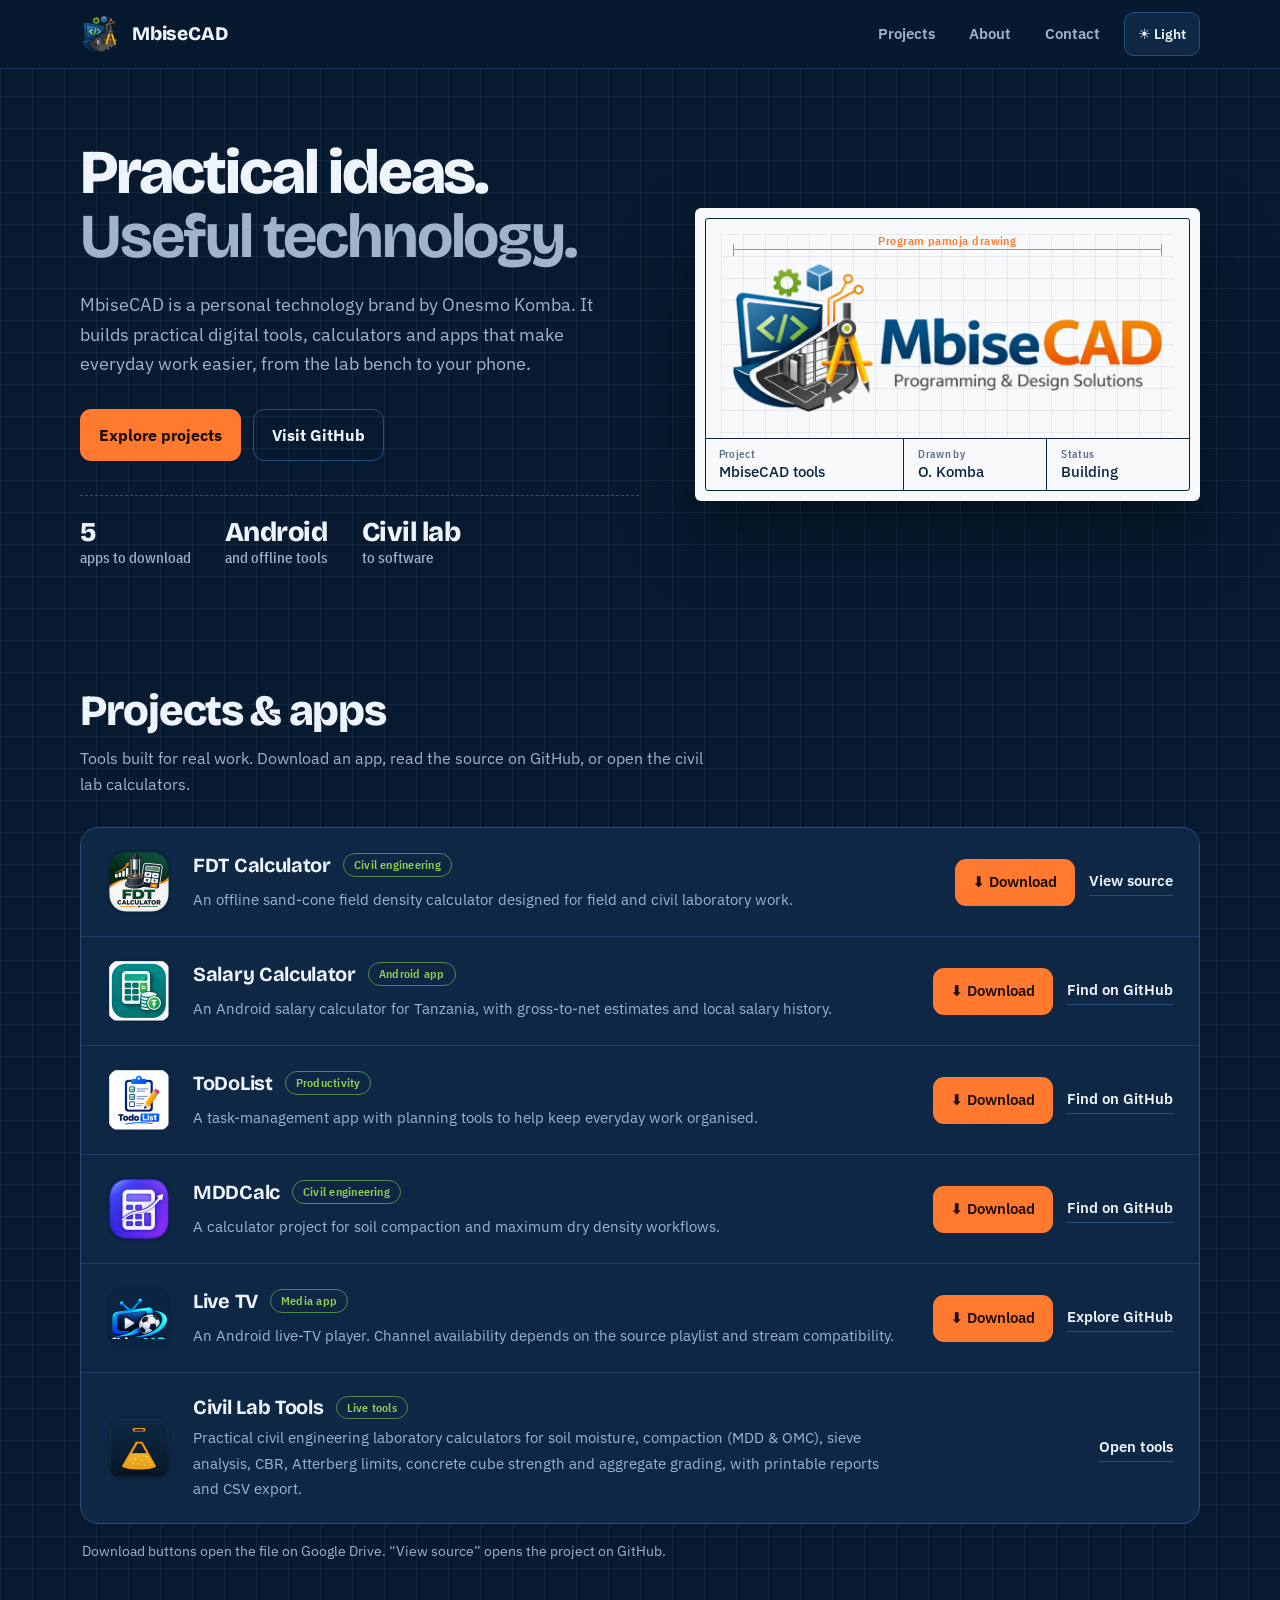
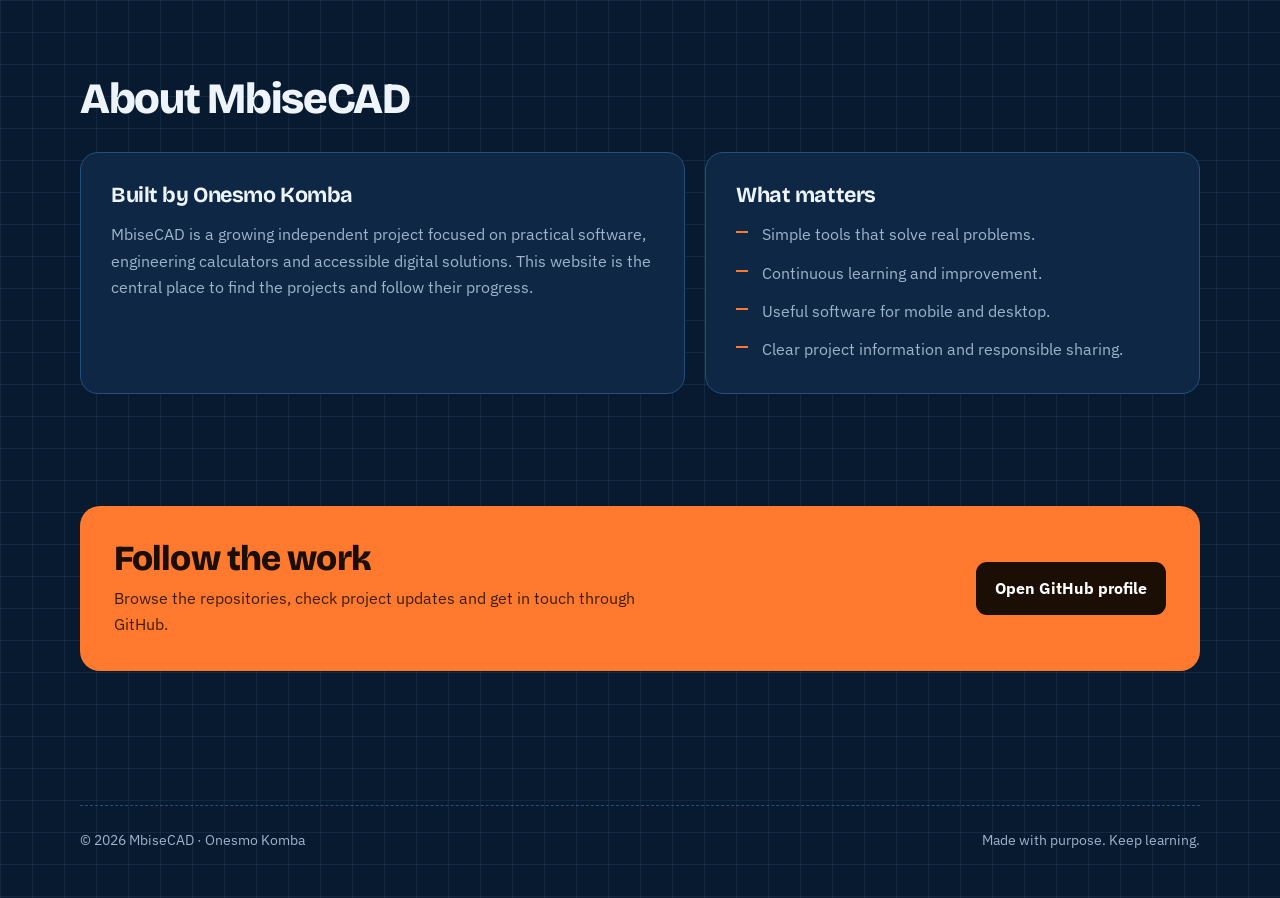
<file: index.html>
<!doctype html>
<html lang="en">
<head>
  <meta charset="utf-8">
  <meta name="viewport" content="width=device-width, initial-scale=1">
  <meta name="theme-color" content="#071a2f">
  <link rel="icon" type="image/png" href="icons/mbisecad-mark.png">
  <link rel="apple-touch-icon" href="icons/mbisecad-mark.png">
  <meta name="description" content="MbiseCAD by Onesmo Komba — practical software, calculators and digital tools for engineers and everyday work.">
  <title>MbiseCAD — Program Pamoja Drawing</title>
  <link rel="preconnect" href="https://fonts.googleapis.com">
  <link rel="preconnect" href="https://fonts.gstatic.com" crossorigin>
  <link href="https://fonts.googleapis.com/css2?family=Bricolage+Grotesque:opsz,wght@12..96,500;12..96,700;12..96,800&family=IBM+Plex+Sans:wght@400;500;600&family=IBM+Plex+Sans+Condensed:wght@500;600&display=swap" rel="stylesheet">
  <link rel="stylesheet" href="assets/shared.css">
  <link rel="stylesheet" href="assets/home.css">
  <script>
    /* Weka theme mapema ili kuepuka flash ya rangi */
    try{document.documentElement.dataset.theme=localStorage.getItem('mbisecad-theme')||'dark'}catch(e){document.documentElement.dataset.theme='dark'}
  </script>
</head>
<body>
  <header class="topbar"><div class="wrap"><nav>
    <a class="brand" href="#home" aria-label="MbiseCAD home"><span class="logo logo-badge has-img"><img src="icons/mbisecad-mark.png" alt="" width="40" height="40" onerror="this.parentNode.classList.remove('has-img');this.parentNode.textContent='M'"></span><span>MbiseCAD</span></a>
    <div class="navright"><a class="navlink" href="#projects">Projects</a><a class="navlink" href="#about">About</a><a class="navlink" href="#contact">Contact</a><button class="theme" id="themeBtn" aria-label="Switch colour theme">☀️ Light</button></div>
  </nav></div></header>

  <main id="home" class="wrap">
    <section class="hero">
      <div>
        <h1>Practical ideas.<span>Useful technology.</span></h1>
        <p class="lead">MbiseCAD is a personal technology brand by Onesmo Komba. It builds practical digital tools, calculators and apps that make everyday work easier, from the lab bench to your phone.</p>
        <div class="actions"><a class="btn primary" href="#projects">Explore projects</a><a class="btn ghost" href="https://github.com/Onesmo3" target="_blank" rel="noopener">Visit GitHub</a></div>
        <ul class="facts"><li><b>5</b>apps to download</li><li><b>Android</b>and offline tools</li><li><b>Civil lab</b>to software</li></ul>
      </div>
      <aside class="sheet" aria-label="MbiseCAD drawing sheet">
        <div class="sheet-art"><div class="dim-h"><span>Program pamoja drawing</span></div><img src="icons/mbisecad.png" alt="MbiseCAD — Programming and Design Solutions" width="900" height="310"></div>
        <div class="titleblock">
          <div><small>Project</small>MbiseCAD tools</div>
          <div><small>Drawn by</small>O. Komba</div>
          <div><small>Status</small>Building</div>
        </div>
      </aside>
    </section>

    <section id="projects">
      <div class="section-head"><h2>Projects &amp; apps</h2><p>Tools built for real work. Download an app, read the source on GitHub, or open the civil lab calculators.</p></div>
      <div class="register">
        <article class="project"><div class="project-icon"><img src="icons/fdt-calculator.png" alt="" width="64" height="64" loading="lazy" onerror="this.parentNode.textContent='🧱'"></div><h3>FDT Calculator <span class="tag">Civil engineering</span></h3><p>An offline sand-cone field density calculator designed for field and civil laboratory work.</p><div class="links"><a class="dl" href="https://drive.google.com/file/d/1pfBmaiHFa2_1s1471nV9opbD_p_WuLFt/view?usp=drivesdk" target="_blank" rel="noopener" aria-label="Download FDT Calculator">⬇ Download</a><a class="project-link" href="https://github.com/Onesmo3/FDTCalculator" target="_blank" rel="noopener">View source</a></div></article>
        <article class="project"><div class="project-icon"><img src="icons/salary-calculator.png" alt="" width="64" height="64" loading="lazy" onerror="this.parentNode.textContent='💰'"></div><h3>Salary Calculator <span class="tag">Android app</span></h3><p>An Android salary calculator for Tanzania, with gross-to-net estimates and local salary history.</p><div class="links"><a class="dl" href="https://drive.google.com/file/d/1A5WQy_G2CgaFk5lJ-83B8U-H1wg8xvQA/view?usp=drivesdk" target="_blank" rel="noopener" aria-label="Download Salary Calculator">⬇ Download</a><a class="project-link" href="https://github.com/Onesmo3?tab=repositories" target="_blank" rel="noopener">Find on GitHub</a></div></article>
        <article class="project"><div class="project-icon"><img src="icons/todolist.png" alt="" width="64" height="64" loading="lazy" onerror="this.parentNode.textContent='✅'"></div><h3>ToDoList <span class="tag">Productivity</span></h3><p>A task-management app with planning tools to help keep everyday work organised.</p><div class="links"><a class="dl" href="https://drive.google.com/file/d/1IDmyuLoMqn1oRq9Y16sAUbTruL3OjY_b/view?usp=drivesdk" target="_blank" rel="noopener" aria-label="Download ToDoList">⬇ Download</a><a class="project-link" href="https://github.com/Onesmo3?tab=repositories" target="_blank" rel="noopener">Find on GitHub</a></div></article>
        <article class="project"><div class="project-icon"><img src="icons/mddcalc.png" alt="" width="64" height="64" loading="lazy" onerror="this.parentNode.textContent='📐'"></div><h3>MDDCalc <span class="tag">Civil engineering</span></h3><p>A calculator project for soil compaction and maximum dry density workflows.</p><div class="links"><a class="dl" href="https://drive.google.com/file/d/1bcKDc5vq7shc47YhtPxCBYrmg8pyQi-m/view?usp=drivesdk" target="_blank" rel="noopener" aria-label="Download MDDCalc">⬇ Download</a><a class="project-link" href="https://github.com/Onesmo3?tab=repositories" target="_blank" rel="noopener">Find on GitHub</a></div></article>
        <article class="project"><div class="project-icon"><img src="icons/livetv.png" alt="" width="64" height="64" loading="lazy" onerror="this.parentNode.textContent='📺'"></div><h3>Live TV <span class="tag">Media app</span></h3><p>An Android live-TV player. Channel availability depends on the source playlist and stream compatibility.</p><div class="links"><a class="dl" href="https://drive.google.com/file/d/1sD_qbrTBcD0KZuTK9-Yahp0u1bMCgnyg/view?usp=drivesdk" target="_blank" rel="noopener" aria-label="Download Live TV">⬇ Download</a><a class="project-link" href="https://github.com/Onesmo3?tab=repositories" target="_blank" rel="noopener">Explore GitHub</a></div></article>
        <article class="project"><div class="project-icon"><img src="icons/civil-lab-tools.png" alt="" width="64" height="64" loading="lazy" onerror="this.parentNode.textContent='🧪'"></div><h3>Civil Lab Tools <span class="tag">Live tools</span></h3><p>Practical civil engineering laboratory calculators for soil moisture, compaction (MDD &amp; OMC), sieve analysis, CBR, Atterberg limits, concrete cube strength and aggregate grading, with printable reports and CSV export.</p><div class="links"><a class="project-link" href="civil-lab-tools.html">Open tools</a></div></article>
      </div>
      <p class="note">Download buttons open the file on Google Drive. “View source” opens the project on GitHub.</p>
    </section>

    <section id="about">
      <div class="section-head"><h2>About MbiseCAD</h2></div>
      <div class="about">
        <div class="panel"><h3>Built by Onesmo Komba</h3><p>MbiseCAD is a growing independent project focused on practical software, engineering calculators and accessible digital solutions. This website is the central place to find the projects and follow their progress.</p></div>
        <div class="panel"><h3>What matters</h3><ul><li>Simple tools that solve real problems.</li><li>Continuous learning and improvement.</li><li>Useful software for mobile and desktop.</li><li>Clear project information and responsible sharing.</li></ul></div>
      </div>
    </section>

    <section id="contact"><div class="contact"><div><h2>Follow the work</h2><p>Browse the repositories, check project updates and get in touch through GitHub.</p></div><a class="btn primary" href="https://github.com/Onesmo3" target="_blank" rel="noopener">Open GitHub profile</a></div></section>
  </main>

  <footer><div class="wrap"><div class="foot"><span>© <span id="year"></span> MbiseCAD · Onesmo Komba</span><span>Made with purpose. Keep learning.</span></div></div></footer>

  <script src="assets/shared.js"></script>
</body>
</html>
</file>
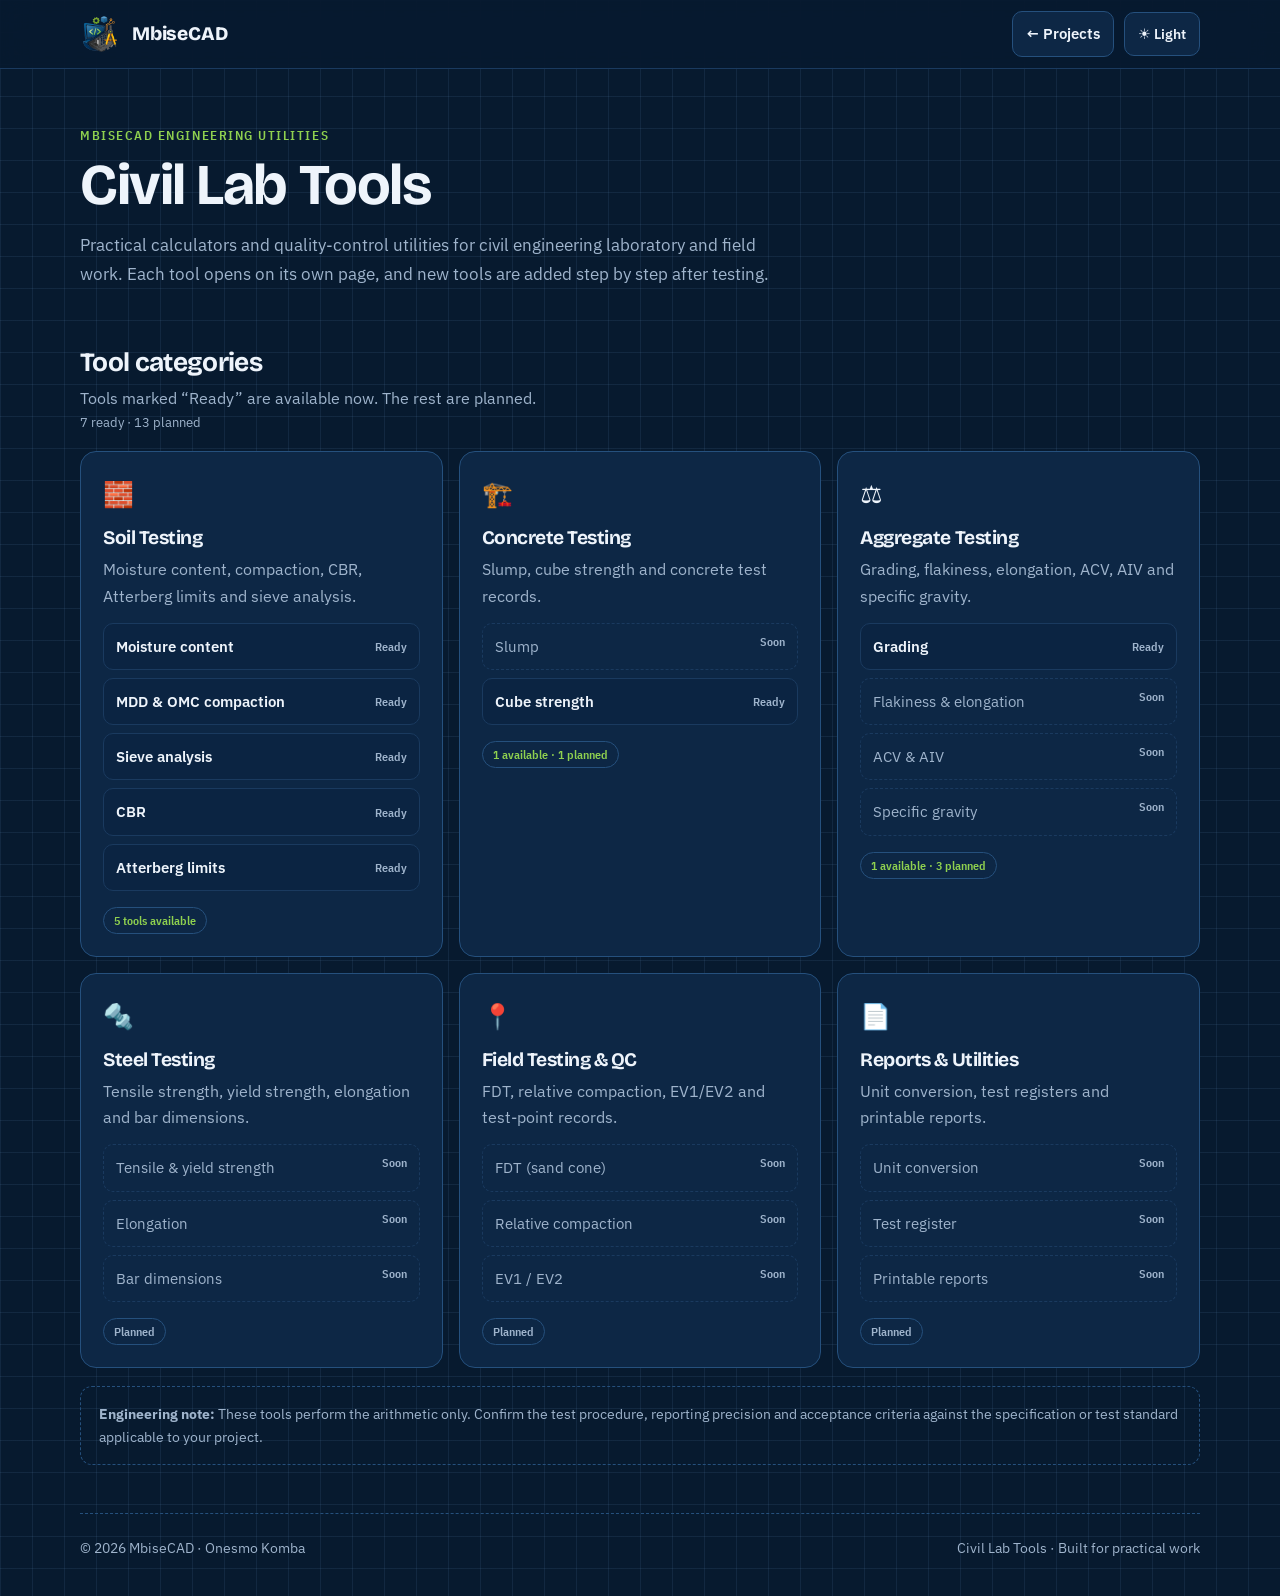
<file: civil-lab-tools.html>
<!doctype html>
<html lang="en">
<head>
<meta charset="utf-8">
<meta name="viewport" content="width=device-width, initial-scale=1">
<meta name="theme-color" content="#071a2f">
<meta name="description" content="Civil Lab Tools by MbiseCAD — practical civil engineering laboratory calculators and quality-control utilities.">
<title>Civil Lab Tools — MbiseCAD</title>
<link rel="icon" type="image/png" href="icons/mbisecad-mark.png">
<link rel="preconnect" href="https://fonts.googleapis.com">
<link rel="preconnect" href="https://fonts.gstatic.com" crossorigin>
<link href="https://fonts.googleapis.com/css2?family=Bricolage+Grotesque:opsz,wght@12..96,500;12..96,700;12..96,800&family=IBM+Plex+Sans:wght@400;500;600&family=IBM+Plex+Sans+Condensed:wght@500;600&display=swap" rel="stylesheet">
<link rel="stylesheet" href="assets/shared.css">
<script>
  /* Weka theme mapema ili kuepuka flash ya rangi */
  try{document.documentElement.dataset.theme=localStorage.getItem('mbisecad-theme')||'dark'}catch(e){document.documentElement.dataset.theme='dark'}
</script>
</head>
<body>

<header class="topbar"><div class="wrap"><nav>
  <a class="brand" href="index.html"><img class="logo" src="icons/mbisecad-mark.png" alt=""><span>MbiseCAD</span></a>
  <div class="navright">
    <a class="navlink" href="index.html#projects">← Projects</a>
    <button class="theme" id="themeBtn" type="button" aria-label="Switch colour theme">☀️ Light</button>
  </div>
</nav></div></header>

<main class="wrap">
  <section class="hero">
    <div class="eyebrow">MbiseCAD Engineering Utilities</div>
    <h1>Civil Lab Tools</h1>
    <p class="lead">Practical calculators and quality-control utilities for civil engineering laboratory and field work. Each tool opens on its own page, and new tools are added step by step after testing.</p>
  </section>

  <section>
    <div class="section-head">
      <h2>Tool categories</h2>
      <p>Tools marked “Ready” are available now. The rest are planned.</p>
      <p class="hint" data-tool-summary aria-live="polite"></p>
    </div>

    <div class="grid">

      <article class="card">
        <div class="symbol">🧱</div>
        <h3>Soil Testing</h3>
        <p>Moisture content, compaction, CBR, Atterberg limits and sieve analysis.</p>
        <ul class="tool-list">
          <li><a href="tools/moisture-content.html"><span>Moisture content</span><small>Ready</small></a></li>
          <li><a href="tools/mdd-omc.html"><span>MDD &amp; OMC compaction</span><small>Ready</small></a></li>
          <li><a href="tools/sieve-analysis.html"><span>Sieve analysis</span><small>Ready</small></a></li>
          <li><a href="tools/cbr.html"><span>CBR</span><small>Ready</small></a></li>
          <li><a href="tools/atterberg.html"><span>Atterberg limits</span><small>Ready</small></a></li>
        </ul>
        <span class="status" data-tool-count>5 tools available</span>
      </article>

      <article class="card">
        <div class="symbol">🏗️</div>
        <h3>Concrete Testing</h3>
        <p>Slump, cube strength and concrete test records.</p>
        <ul class="tool-list">
          <li><div class="soon"><span>Slump</span><small>Soon</small></div></li>
          <li><a href="tools/cube-strength.html"><span>Cube strength</span><small>Ready</small></a></li>
        </ul>
        <span class="status planned" data-tool-count>Planned</span>
      </article>

      <article class="card">
        <div class="symbol">⚖️</div>
        <h3>Aggregate Testing</h3>
        <p>Grading, flakiness, elongation, ACV, AIV and specific gravity.</p>
        <ul class="tool-list">
          <li><a href="tools/aggregate-grading.html"><span>Grading</span><small>Ready</small></a></li>
          <li><div class="soon"><span>Flakiness &amp; elongation</span><small>Soon</small></div></li>
          <li><div class="soon"><span>ACV &amp; AIV</span><small>Soon</small></div></li>
          <li><div class="soon"><span>Specific gravity</span><small>Soon</small></div></li>
        </ul>
        <span class="status planned" data-tool-count>Planned</span>
      </article>

      <article class="card">
        <div class="symbol">🔩</div>
        <h3>Steel Testing</h3>
        <p>Tensile strength, yield strength, elongation and bar dimensions.</p>
        <ul class="tool-list">
          <li><div class="soon"><span>Tensile &amp; yield strength</span><small>Soon</small></div></li>
          <li><div class="soon"><span>Elongation</span><small>Soon</small></div></li>
          <li><div class="soon"><span>Bar dimensions</span><small>Soon</small></div></li>
        </ul>
        <span class="status planned" data-tool-count>Planned</span>
      </article>

      <article class="card">
        <div class="symbol">📍</div>
        <h3>Field Testing &amp; QC</h3>
        <p>FDT, relative compaction, EV1/EV2 and test-point records.</p>
        <ul class="tool-list">
          <li><div class="soon"><span>FDT (sand cone)</span><small>Soon</small></div></li>
          <li><div class="soon"><span>Relative compaction</span><small>Soon</small></div></li>
          <li><div class="soon"><span>EV1 / EV2</span><small>Soon</small></div></li>
        </ul>
        <span class="status planned" data-tool-count>Planned</span>
      </article>

      <article class="card">
        <div class="symbol">📄</div>
        <h3>Reports &amp; Utilities</h3>
        <p>Unit conversion, test registers and printable reports.</p>
        <ul class="tool-list">
          <li><div class="soon"><span>Unit conversion</span><small>Soon</small></div></li>
          <li><div class="soon"><span>Test register</span><small>Soon</small></div></li>
          <li><div class="soon"><span>Printable reports</span><small>Soon</small></div></li>
        </ul>
        <span class="status planned" data-tool-count>Planned</span>
      </article>

    </div>

    <div class="notice"><strong>Engineering note:</strong> These tools perform the arithmetic only. Confirm the test procedure, reporting precision and acceptance criteria against the specification or test standard applicable to your project.</div>
  </section>
</main>

<footer><div class="wrap footer"><span>© <span id="year"></span> MbiseCAD · Onesmo Komba</span><span>Civil Lab Tools · Built for practical work</span></div></footer>

<script src="assets/shared.js"></script>
</body>
</html>
</file>
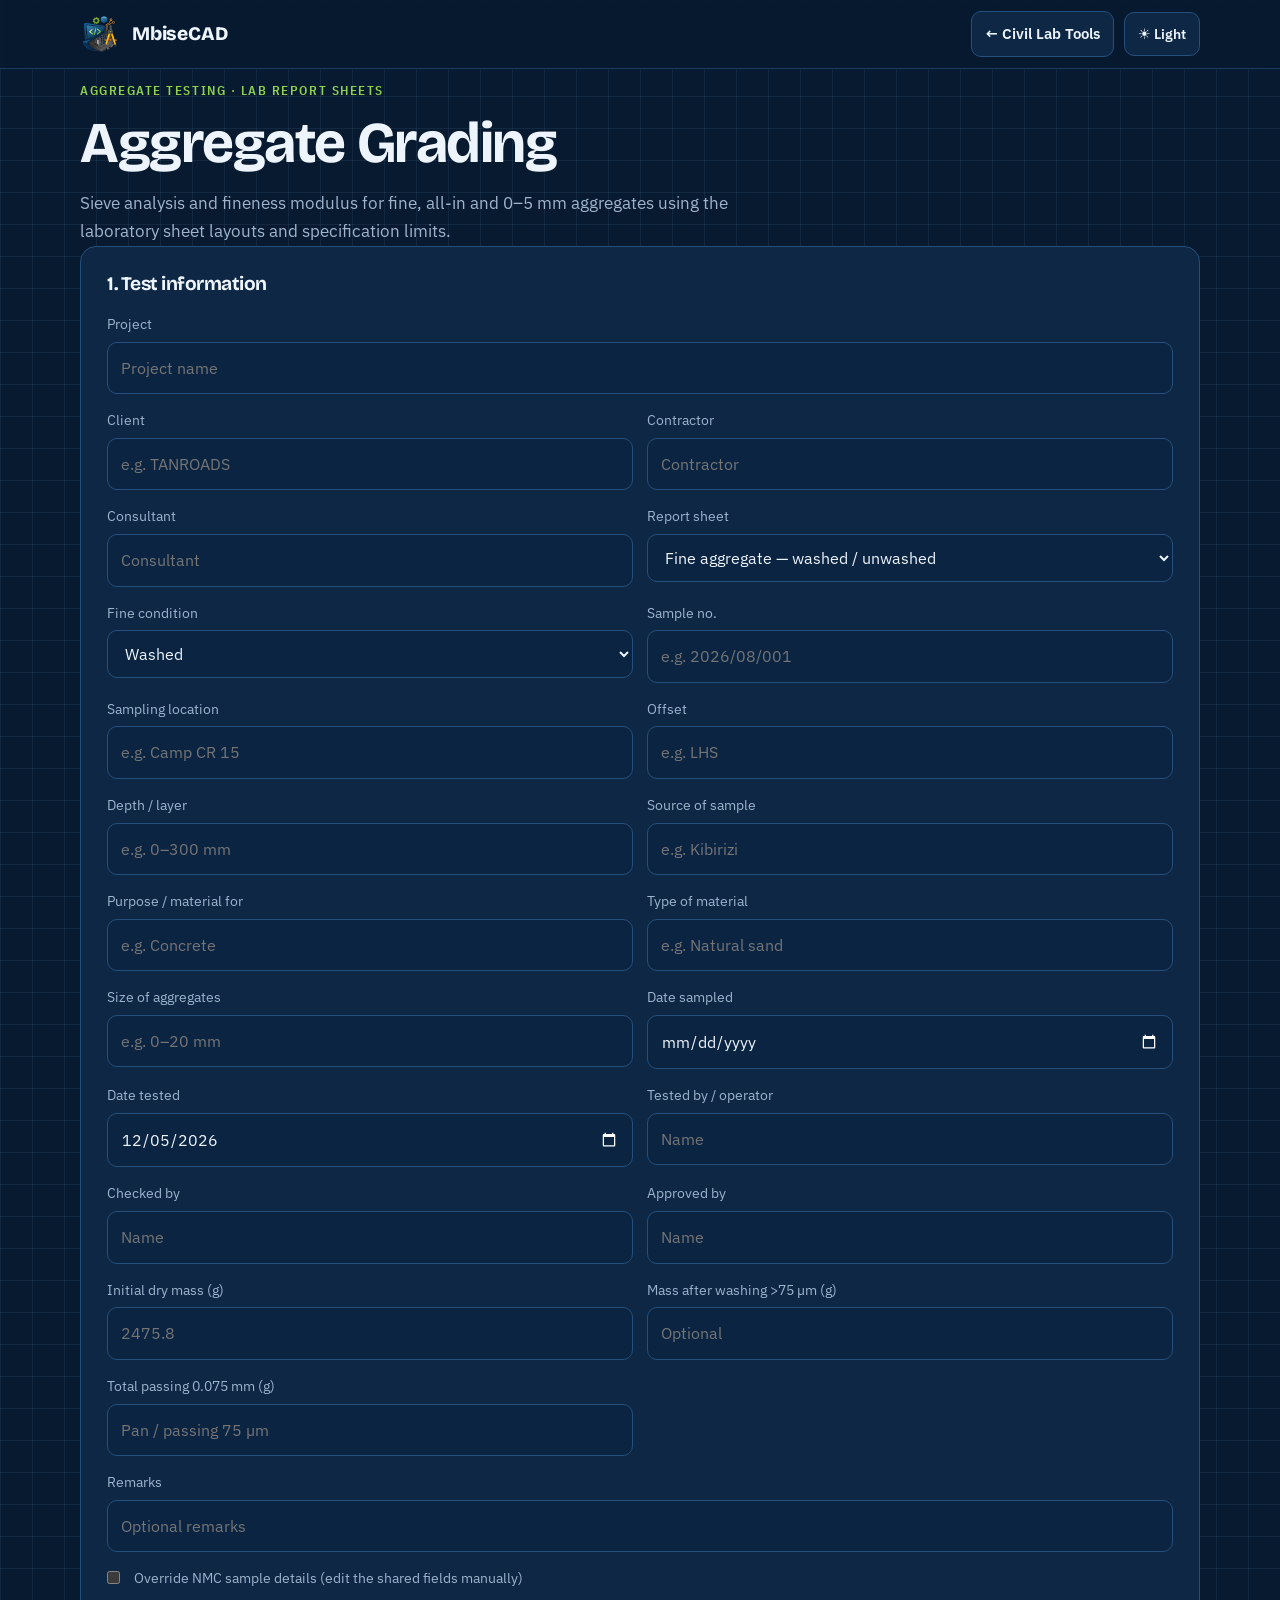
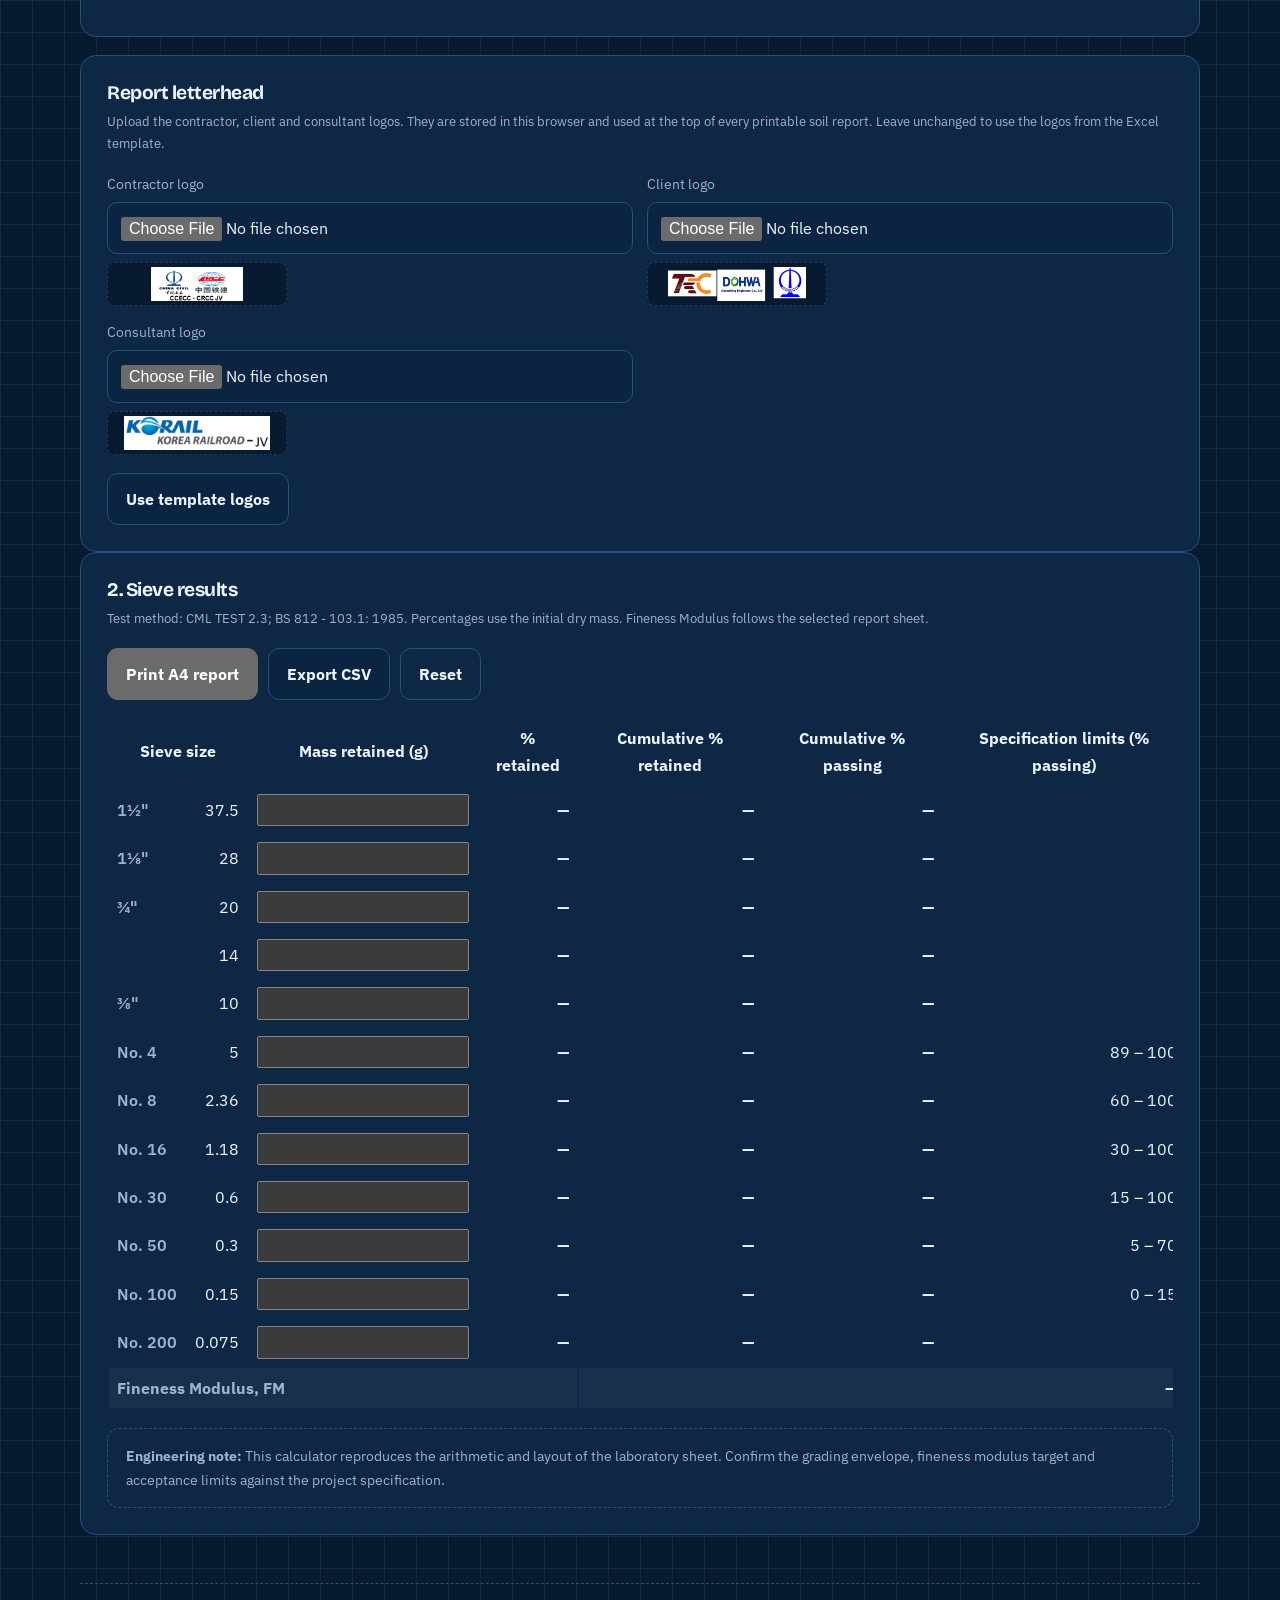
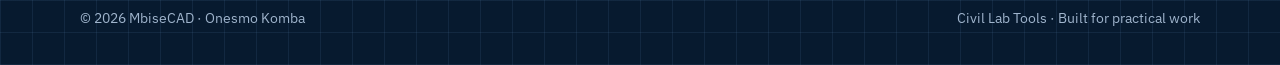
<file: tools/aggregate-grading.html>
<!doctype html>
<html lang="en">
<head>
<meta charset="utf-8">
<meta name="viewport" content="width=device-width, initial-scale=1">
<meta name="theme-color" content="#071a2f">
<meta name="description" content="Aggregate grading and fineness modulus calculator by MbiseCAD — fine, all-in and 0–5 mm aggregate sieve reports from the lab sheets, with printable A4 report and CSV export.">
<title>Aggregate Grading — MbiseCAD</title>
<link rel="icon" type="image/png" href="../icons/mbisecad-mark.png">
<link rel="preconnect" href="https://fonts.googleapis.com">
<link rel="preconnect" href="https://fonts.gstatic.com" crossorigin>
<link href="https://fonts.googleapis.com/css2?family=Bricolage+Grotesque:opsz,wght@12..96,500;12..96,700;12..96,800&family=IBM+Plex+Sans:wght@400;500;600&family=IBM+Plex+Sans+Condensed:wght@500;600&display=swap" rel="stylesheet">
<link rel="stylesheet" href="../assets/shared.css">
<link rel="stylesheet" href="../assets/report.css">
<style>
  @page{size:A4 landscape;margin:6mm 8mm}
  .field.full{grid-column:1 / -1}
  #gradeTable{min-width:1080px}
  #gradeTable td,#gradeTable th{padding:7px 8px;vertical-align:middle}
  #gradeTable td.lbl{white-space:nowrap;color:var(--muted);font-weight:600}
  #gradeTable .num{text-align:right;font-variant-numeric:tabular-nums}
  #gradeTable .out{font-weight:700;color:var(--text)}
  #gradeTable .total-row td{font-weight:700;border-top:2px solid var(--line-soft)}
  #gradeTable .fm-row td{font-weight:700;background:rgba(127,127,127,.10)}
  .ok{color:var(--ok,#2e7d32);font-weight:700}
  .out-of-spec{color:var(--bad,#c62828);font-weight:700}
  .sample-override label{display:flex;align-items:center;gap:8px}
  .sample-override input{width:auto;margin:0}
</style>
<script>
  try{document.documentElement.dataset.theme=localStorage.getItem('mbisecad-theme')||'dark'}catch(e){document.documentElement.dataset.theme='dark'}
</script>
</head>
<body>

<header class="topbar"><div class="wrap"><nav>
  <a class="brand" href="../index.html"><img class="logo" src="../icons/mbisecad-mark.png" alt=""><span>MbiseCAD</span></a>
  <div class="navright">
    <a class="navlink" href="../civil-lab-tools.html">← Civil Lab Tools</a>
    <button class="theme" id="themeBtn" type="button" aria-label="Switch colour theme">☀️ Light</button>
  </div>
</nav></div></header>

<main class="wrap">
  <div class="page-head">
    <div>
      <p class="eyebrow">Aggregate Testing · Lab report sheets</p>
      <h1>Aggregate Grading</h1>
      <p class="lead">Sieve analysis and fineness modulus for fine, all-in and 0–5 mm aggregates using the laboratory sheet layouts and specification limits.</p>
    </div>
  </div>

  <section class="tool" id="infoCard">
    <h3>1. Test information</h3>
    <div class="fields mt">
      <div class="field full"><label for="i-project">Project</label><input id="i-project" type="text" data-info="project" placeholder="Project name"></div>
      <div class="field"><label for="i-client">Client</label><input id="i-client" type="text" data-info="client" placeholder="e.g. TANROADS"></div>
      <div class="field"><label for="i-contractor">Contractor</label><input id="i-contractor" type="text" data-info="contractor" placeholder="Contractor"></div>
      <div class="field"><label for="i-consultant">Consultant</label><input id="i-consultant" type="text" data-info="consultant" placeholder="Consultant"></div>
      <div class="field"><label for="i-mode">Report sheet</label>
        <select id="i-mode" data-info="mode">
          <option value="fine">Fine aggregate — washed / unwashed</option>
          <option value="allin">All-in aggregate — BS 882 Table 5</option>
          <option value="fine05">0–5 mm fine aggregate — BS 882</option>
        </select>
      </div>
      <div class="field"><label for="i-washed">Fine condition</label>
        <select id="i-washed" data-info="washed">
          <option value="washed">Washed</option>
          <option value="unwashed">Un-washed</option>
        </select>
      </div>
      <div class="field"><label for="i-sampleNo">Sample no.</label><input id="i-sampleNo" type="text" data-info="sampleNo" placeholder="e.g. 2026/08/001"></div>
      <div class="field"><label for="i-location">Sampling location</label><input id="i-location" type="text" data-info="location" placeholder="e.g. Camp CR 15"></div>
      <div class="field"><label for="i-offset">Offset</label><input id="i-offset" type="text" data-info="offset" placeholder="e.g. LHS"></div>
      <div class="field"><label for="i-depth">Depth / layer</label><input id="i-depth" type="text" data-info="depth" placeholder="e.g. 0–300 mm"></div>
      <div class="field"><label for="i-materialFrom">Source of sample</label><input id="i-materialFrom" type="text" data-info="materialFrom" placeholder="e.g. Kibirizi"></div>
      <div class="field"><label for="i-materialFor">Purpose / material for</label><input id="i-materialFor" type="text" data-info="materialFor" placeholder="e.g. Concrete"></div>
      <div class="field"><label for="i-materialType">Type of material</label><input id="i-materialType" type="text" data-info="materialType" placeholder="e.g. Natural sand"></div>
      <div class="field"><label for="i-size">Size of aggregates</label><input id="i-size" type="text" data-info="size" placeholder="e.g. 0–20 mm"></div>
      <div class="field"><label for="i-dateSampled">Date sampled</label><input id="i-dateSampled" type="date" data-info="dateSampled"></div>
      <div class="field"><label for="i-dateTested">Date tested</label><input id="i-dateTested" type="date" data-info="dateTested"></div>
      <div class="field"><label for="i-testedBy">Tested by / operator</label><input id="i-testedBy" type="text" data-info="testedBy" placeholder="Name"></div>
      <div class="field"><label for="i-checkedBy">Checked by</label><input id="i-checkedBy" type="text" data-info="checkedBy" placeholder="Name"></div>
      <div class="field"><label for="i-approvedBy">Approved by</label><input id="i-approvedBy" type="text" data-info="approvedBy" placeholder="Name"></div>
      <div class="field"><label for="i-initialMass">Initial dry mass (g)</label><input id="i-initialMass" type="number" step="any" data-info="initialMass" placeholder="2475.8"></div>
      <div class="field"><label for="i-afterWash">Mass after washing &gt;75 µm (g)</label><input id="i-afterWash" type="number" step="any" data-info="afterWash" placeholder="Optional"></div>
      <div class="field"><label for="i-passing75">Total passing 0.075 mm (g)</label><input id="i-passing75" type="number" step="any" data-info="passing75" placeholder="Pan / passing 75 µm"></div>
      <div class="field full"><label for="i-remarks">Remarks</label><input id="i-remarks" type="text" data-info="remarks" placeholder="Optional remarks"></div>
      <div class="field full sample-override"><label for="sampleOverride"><input id="sampleOverride" type="checkbox" data-sample-override> Override NMC sample details (edit the shared fields manually)</label></div>
      <div class="field full"><p class="hint sample-link-note" id="sampleNote"></p></div>
    </div>
  </section>

  <div id="logoSetup"></div>

  <section class="tool mt">
    <div class="tool-head">
      <div>
        <h3>2. Sieve results</h3>
        <p class="hint" id="methodHint">Percentages use the initial dry mass. Fineness Modulus follows the selected report sheet.</p>
      </div>
      <div class="actions">
        <button class="btn" id="btnPrint" type="button">Print A4 report</button>
        <button class="btn secondary" id="btnCsv" type="button">Export CSV</button>
        <button class="btn ghost" id="btnReset" type="button">Reset</button>
      </div>
    </div>
    <p class="hint" id="message"></p>
    <div class="table-scroll mt">
      <table id="gradeTable">
        <thead><tr><th colspan="2">Sieve size</th><th>Mass retained (g)</th><th>% retained</th><th>Cumulative % retained</th><th>Cumulative % passing</th><th>Specification limits (% passing)</th></tr></thead>
        <tbody id="gradeBody"></tbody>
      </table>
    </div>
    <div class="notice"><strong>Engineering note:</strong> This calculator reproduces the arithmetic and layout of the laboratory sheet. Confirm the grading envelope, fineness modulus target and acceptance limits against the project specification.</div>
  </section>
</main>

<div id="printSheet" class="print-sheet" aria-hidden="true"></div>

<footer><div class="wrap footer"><span>© <span id="year"></span> MbiseCAD · Onesmo Komba</span><span>Civil Lab Tools · Built for practical work</span></div></footer>

<script src="../assets/shared.js"></script>
<script src="../assets/tool-kit.js"></script>
<script>
(function(){
  'use strict';
  var TK=window.MbiseTool||null;
  var SAMPLE_MAP={project:'project',location:'location',materialFor:'materialFor',materialFrom:'materialFrom',dateSampled:'dateSampled'};
  var MODES={
    fine:{
      title:'SIEVE ANALYSIS OF FINE AGGREGATES (FOR CONCRETE)',
      method:'CML TEST 2.3; BS 812 - 103.1: 1985',
      fmIndices:[4,5,6,7,8,9,10],
      sieves:[
        {label:'1½"',mm:'37.5'},{label:'1⅛"',mm:'28'},{label:'¾"',mm:'20'},{label:'',mm:'14'},
        {label:'⅜"',mm:'10'},{label:'No. 4',mm:'5',low:89,high:100},{label:'No. 8',mm:'2.36',low:60,high:100},
        {label:'No. 16',mm:'1.18',low:30,high:100},{label:'No. 30',mm:'0.6',low:15,high:100},
        {label:'No. 50',mm:'0.3',low:5,high:70},{label:'No. 100',mm:'0.15',low:0,high:15},{label:'No. 200',mm:'0.075'}
      ]
    },
    allin:{
      title:'SIEVE ANALYSIS OF ALL IN AGGREGATES (FOR CONCRETE)',
      method:'BS 882 : 1992. Table 5',
      fmIndices:[2,4,5,6,7,8,9,10],
      pan:true,
      sieves:[
        {label:'',mm:'50',low:100,high:100},{label:'',mm:'37.5',low:100,high:100},
        {label:'¾"',mm:'20',low:95,high:100},{label:'',mm:'14'},
        {label:'⅜"',mm:'10',low:35,high:55},{label:'No. 4',mm:'5'},
        {label:'No. 8',mm:'2.36'},{label:'No. 16',mm:'1.18'},
        {label:'No. 30',mm:'0.6',low:10,high:35},{label:'No. 50',mm:'0.3'},
        {label:'No. 100',mm:'0.15'},{label:'No. 200',mm:'0.075'}
      ]
    },
    fine05:{
      title:'DETERMINATION OF PARTICLE SIZE DISTRIBUTION',
      method:'BS 812: Section 103.1: 1992 · Specified limits BS 882:1992',
      fmIndices:[0,1,2,3,4,5,6],
      pan:false,
      sieves:[
        {label:'',mm:'10',low:100,high:100},{label:'',mm:'5',low:89,high:100},
        {label:'',mm:'2.36',low:60,high:100},{label:'',mm:'1.18',low:30,high:100},
        {label:'',mm:'0.6',low:15,high:100},{label:'',mm:'0.3',low:5,high:70},{label:'',mm:'0.15',low:0,high:20}
      ]
    }
  };
  function escapeHTML(v){return String(v==null?'':v).replace(/&/g,'&amp;').replace(/</g,'&lt;').replace(/>/g,'&gt;').replace(/"/g,'&quot;').replace(/'/g,'&#39;')}
  var esc=function(v){return (TK?TK.escapeHTML:escapeHTML)(v)};
  var fmt=function(v,d){return (TK?TK.fmt:function(x,n){return (Math.round(Number(x)*Math.pow(10,n))/Math.pow(10,n)).toFixed(n)})(v,d)};
  var el=function(id){return document.getElementById(id)};
  function num(v){if(v==null||String(v).trim()==='')return NaN;var n=Number(v);return isFinite(n)?n:NaN}
  function clean(v){return v==null?'':String(v)}
  function todayISO(){var d=new Date(),p=function(n){return n<10?'0'+n:''+n};return d.getFullYear()+'-'+p(d.getMonth()+1)+'-'+p(d.getDate())}
  function mode(){return MODES[state.info.mode]?state.info.mode:'fine'}
  function cfg(){return MODES[mode()]}
  function masses(){var k=mode();if(!state.massesByMode[k])state.massesByMode[k]=cfg().sieves.map(function(){return ''});return state.massesByMode[k]}
  function defaultState(){
    return {
      info:{project:'',client:'',contractor:'',consultant:'',mode:'fine',washed:'washed',sampleNo:'',location:'',offset:'',depth:'',
        materialFrom:'',materialFor:'',materialType:'',size:'',dateSampled:'',dateTested:todayISO(),testedBy:'',checkedBy:'',approvedBy:'',
        initialMass:'',afterWash:'',passing75:'',remarks:''},
      massesByMode:{fine:MODES.fine.sieves.map(function(){return ''}),allin:MODES.allin.sieves.map(function(){return ''}),fine05:MODES.fine05.sieves.map(function(){return ''})}
    };
  }
  var state=defaultState(),restored=false,lastResult=null;
  var saveSoon=TK?TK.debounce(function(){saveNow()},450):function(){saveNow()};
  function merge(base,saved){
    if(!saved||typeof saved!=='object')return base;
    if(saved.info&&typeof saved.info==='object')Object.keys(base.info).forEach(function(k){if(saved.info[k]!=null)base.info[k]=clean(saved.info[k])});
    if(saved.massesByMode&&typeof saved.massesByMode==='object'){
      Object.keys(base.massesByMode).forEach(function(k){
        if(Array.isArray(saved.massesByMode[k]))saved.massesByMode[k].forEach(function(v,i){if(i<base.massesByMode[k].length)base.massesByMode[k][i]=clean(v)});
      });
    }
    return base;
  }
  function restore(){if(!TK)return;var saved=TK.store('aggregate-grading').load(null);if(saved){state=merge(defaultState(),saved);restored=true}}
  function saveNow(){if(!TK)return;var ok=TK.store('aggregate-grading').save(state);var msg=el('message');if(msg)msg.textContent=ok?'Saved in this browser.':'Browser storage is full — export a CSV backup.'}

  function applyLinkedSample(){
    if(!TK)return;
    var linked=state.info.sampleOverride!=='1';
    var result=linked?TK.linkSample(state.info,state.info.sampleNo,SAMPLE_MAP):{record:null,linked:false};
    var note=el('sampleNote');
    if(note)note.textContent=result.linked&&result.record
      ? 'Shared sample details filled from NMC sample '+state.info.sampleNo+'. Uncheck override to re-link.'
      : (state.info.sampleOverride==='1'?'Local override active — shared fields are editable.':'');
    if(el('sampleOverride'))el('sampleOverride').checked=state.info.sampleOverride==='1';
    ['project','location','materialFor','materialFrom','dateSampled'].forEach(function(k){
      var input=document.querySelector('[data-info="'+k+'"]');
      if(input)input.readOnly=result.linked&&!!result.record;
    });
  }
  function syncInputs(){
    document.querySelectorAll('[data-info]').forEach(function(input){input.value=clean(state.info[input.dataset.info])});
    renderTable();
    applyLinkedSample();
    calc();
  }

  function specText(row,passing){
    if(row.low==null&&row.high==null)return '';
    var s=row.low==null?('≤ '+fmt(row.high,0)):(row.high==null?('≥ '+fmt(row.low,0)):(fmt(row.low,0)+' – '+fmt(row.high,0)));
    if(!isFinite(passing))return s;
    var ok=passing>=row.low-0.0001&&passing<=row.high+0.0001;
    return s+' <span class="'+(ok?'ok':'out-of-spec')+'">'+(ok?'✓':'✗')+'</span>';
  }

  function renderTable(){
    var body=el('gradeBody');if(!body)return;
    var c=cfg(),ms=masses();
    var h='';
    c.sieves.forEach(function(row,i){
      h+='<tr><td class="lbl">'+esc(row.label)+'</td><td class="num">'+esc(row.mm)+'</td>'+
        '<td><input type="number" step="any" data-mass-index="'+i+'" value="'+esc(ms[i])+'" aria-label="Mass retained on '+esc(row.mm)+' mm"></td>'+
        '<td class="num out" data-out="pret" data-index="'+i+'">—</td>'+
        '<td class="num out" data-out="cret" data-index="'+i+'">—</td>'+
        '<td class="num out" data-out="cpass" data-index="'+i+'">—</td>'+
        '<td class="num" data-out="spec" data-index="'+i+'">'+specText(row,NaN)+'</td></tr>';
    });
    if(c.pan){
      h+='<tr class="total-row"><td class="lbl" colspan="2">Total passing 0.075 mm</td>'+
        '<td><input type="number" step="any" data-info="passing75" value="'+esc(state.info.passing75)+'" aria-label="Total passing 0.075 mm"></td>'+
        '<td colspan="2"></td><td class="num out" data-out="pan-pass">0.00</td><td></td></tr>';
    }
    h+='<tr class="fm-row"><td class="lbl" colspan="4">Fineness Modulus, FM</td><td class="num out" colspan="3" data-out="fm">—</td></tr>';
    body.innerHTML=h;
    var hint=el('methodHint');if(hint)hint.textContent='Test method: '+c.method+'. Percentages use the initial dry mass. Fineness Modulus follows the selected report sheet.';
  }

  function calc(){
    var c=cfg(),ms=masses(),M=num(state.info.initialMass),cum=0;
    var rows=c.sieves.map(function(row,i){
      var m=num(ms[i]);
      var pret=isFinite(m)&&isFinite(M)&&M>0?(m/M*100):NaN;
      var cret=isFinite(pret)?cum+pret:NaN;
      if(isFinite(pret))cum+=pret;
      var cpass=isFinite(cret)?100-cret:NaN;
      return {label:row.label,mm:row.mm,mass:ms[i],mval:m,pret:pret,cret:cret,cpass:cpass,low:row.low,high:row.high};
    });
    var pan=num(state.info.passing75);
    var fmSum=0,fmOk=true;
    c.fmIndices.forEach(function(ix){if(rows[ix]&&isFinite(rows[ix].cret))fmSum+=rows[ix].cret;else fmOk=false});
    var fm=fmOk?fmSum/100:NaN;
    lastResult={rows:rows,cfg:c,initialMass:M,afterWash:num(state.info.afterWash),pan:pan,fm:fm,mode:mode(),washed:state.info.washed};

    rows.forEach(function(r,i){
      var p=el('gradeBody').querySelector('[data-out="pret"][data-index="'+i+'"]'); if(p)p.textContent=isFinite(r.pret)?fmt(r.pret,4):'—';
      var cr=el('gradeBody').querySelector('[data-out="cret"][data-index="'+i+'"]'); if(cr)cr.textContent=isFinite(r.cret)?fmt(r.cret,4):'—';
      var cp=el('gradeBody').querySelector('[data-out="cpass"][data-index="'+i+'"]'); if(cp)cp.textContent=isFinite(r.cpass)?fmt(r.cpass,4):'—';
      var sp=el('gradeBody').querySelector('[data-out="spec"][data-index="'+i+'"]'); if(sp)sp.innerHTML=specText(r,r.cpass);
    });
    var panOut=el('gradeBody').querySelector('[data-out="pan-pass"]');
    if(panOut){ var pval=isFinite(pan)&&isFinite(M)&&M>0?(pan/M*100):0; panOut.textContent=fmt(pval,2); }
    var fmOut=el('gradeBody').querySelector('[data-out="fm"]');
    if(fmOut)fmOut.textContent=isFinite(fm)?fmt(fm,4):'—';
    return lastResult;
  }

  function signBlock(){
    var info=state.info,dd=function(v){return TK?TK.dateDisplay(v):v};
    var roles=mode()==='allin'||mode()==='fine05'
      ? [
          ["CONTRACTOR'S REPRESENTATIVE",'Lab Technician',info.testedBy,dd(info.dateTested)],
          ["CONTRACTOR'S REPRESENTATIVE",'Material Eng',info.checkedBy,dd(info.dateTested)],
          ["CONSULTANT'S REPRESENTATIVE",'Lab Technician',info.testedBy,dd(info.dateTested)],
          ["CONSULTANT'S REPRESENTATIVE",'Material Eng',info.approvedBy,dd(info.dateTested)]
        ]
      : [
          ['Analyst (SIETCO)','Analyst',info.testedBy,dd(info.dateTested)],
          ['Lab Technician (Consultant)','Lab Technician',info.testedBy,dd(info.dateTested)],
          ['Checked by — Q.C Manager (SIETCO)','Q.C Manager',info.checkedBy,dd(info.dateTested)],
          ['Approved by — Materials Engineer (Consultant)','Materials Engineer',info.approvedBy,dd(info.dateTested)]
        ];
    return '<div class="rpt-sign rpt-sign--4">'+roles.map(function(x){
      return '<div><div class="role">'+x[0]+'</div><div class="line">'+(x[3]?' '+esc(x[3]):'')+'</div><div>'+esc(x[2]||'')+'</div><div class="title">'+esc(x[1])+'</div></div>';
    }).join('')+'</div>';
  }

  function buildReport(){
    var r=calc(),info=state.info,c=cfg(),dd=function(v){return TK?TK.dateDisplay(v):v},val=function(v){return esc(v==null?'':v)};
    var n=function(v,d){return isFinite(v)?fmt(v,d==null?2:d):''};
    var title=c.title+(mode()==='fine'?' ('+(info.washed==='unwashed'?'UN-WASHED':'WASHED')+')':'');
    var h=TK?TK.logoBand():'<div class="rpt-logos"></div>';
    h+='<div class="rpt-title">PROJECT:  '+val(info.project)+'\n<span class="main">'+val(title)+'</span></div>';
    h+='<table class="rpt rpt-kv"><tbody>'+
      '<tr><td class="lbl">CLIENT:</td><td class="val">'+val(info.client)+'</td><td class="lbl2">CONTRACTOR:</td><td class="val2">'+val(info.contractor)+'</td></tr>'+
      '<tr><td class="lbl">CONSULTANT:</td><td class="val">'+val(info.consultant)+'</td><td class="lbl2">SAMPLE NO.:</td><td class="val2">'+val(info.sampleNo)+'</td></tr>'+
      '<tr><td class="lbl">SAMPLING LOCATION:</td><td class="val">'+val(info.location)+'</td><td class="lbl2">DATE SAMPLED:</td><td class="val2">'+val(dd(info.dateSampled))+'</td></tr>'+
      '<tr><td class="lbl">SOURCE OF SAMPLE:</td><td class="val">'+val(info.materialFrom)+'</td><td class="lbl2">DATE TESTED:</td><td class="val2">'+val(dd(info.dateTested))+'</td></tr>'+
      '<tr><td class="lbl">MATERIAL FOR:</td><td class="val">'+val(info.materialFor)+'</td><td class="lbl2">TYPE / SIZE:</td><td class="val2">'+val(info.materialType)+(info.size?' '+val(info.size):'')+'</td></tr>'+
      '</tbody></table>';
    h+='<table class="rpt rpt-tight"><tbody><tr><td class="lbl">TEST METHOD: '+val(c.method)+'</td></tr>'+
      '<tr><td class="lbl">INITIAL DRY MASS: '+val(info.initialMass)+' g</td><td class="lbl">MASS AFTER WASHING (>75 µm): '+val(info.afterWash)+' g</td><td class="lbl">TOTAL PASSING 0.075 mm: '+val(info.passing75)+' g</td></tr>'+
      '</tbody></table>';
    h+='<table class="rpt rpt-mini"><thead><tr><th>Sieve size</th><th>(mm)</th><th>Mass retained (g)</th><th>% retained</th><th>Cumulative % retained</th><th>Cumulative % passing</th><th>Specification limits (% passing)</th></tr></thead><tbody>';
    r.rows.forEach(function(row){
      var lim=(row.low==null&&row.high==null)?'':(row.low==null?('≤ '+fmt(row.high,0)):(row.high==null?('≥ '+fmt(row.low,0)):(fmt(row.low,0)+' – '+fmt(row.high,0))));
      h+='<tr><td class="lbl">'+val(row.label)+'</td><td class="right">'+val(row.mm)+'</td><td class="right">'+val(row.mass)+'</td><td class="right">'+n(row.pret,4)+'</td><td class="right">'+n(row.cret,4)+'</td><td class="right">'+n(row.cpass,4)+'</td><td class="right">'+lim+'</td></tr>';
    });
    if(c.pan){
      var pval=isFinite(r.pan)&&isFinite(r.initialMass)&&r.initialMass>0?(r.pan/r.initialMass*100):0;
      h+='<tr><td class="lbl" colspan="2">Total passing 0.075 mm</td><td class="right">'+val(info.passing75)+'</td><td></td><td></td><td class="right">'+fmt(pval,2)+'</td><td></td></tr>';
    }
    h+='<tr class="rpt-section"><td class="lbl" colspan="4">Fineness Modulus, FM</td><td class="right" colspan="3">'+n(r.fm,4)+'</td></tr>';
    h+='</tbody></table>';
    h+='<div class="rpt-remarks">Remarks: '+val(info.remarks)+' <span class="rpt-dots"></span></div>';
    h+=signBlock();
    return h;
  }

  function printSheet(){
    var r=calc();
    if(!isFinite(r.initialMass)||r.initialMass<=0){el('message').textContent='Enter the initial dry mass before printing the report.';return}
    if(TK)TK.printSheet(buildReport()); else window.print();
  }

  function exportCsv(){
    var r=calc(),rows=[['PROJECT',state.info.project],['REPORT',cfg().title],['SAMPLE NO',state.info.sampleNo],['DATE TESTED',state.info.dateTested],['INITIAL DRY MASS (g)',state.info.initialMass],[],
      ['SIEVE','MM','MASS RETAINED (g)','% RETAINED','CUMULATIVE % RETAINED','CUMULATIVE % PASSING']];
    r.rows.forEach(function(row){rows.push([row.label,row.mm,row.mass,isFinite(row.pret)?fmt(row.pret,4):'',isFinite(row.cret)?fmt(row.cret,4):'',isFinite(row.cpass)?fmt(row.cpass,4):''])});
    if(cfg().pan)rows.push(['Total passing 0.075 mm','',state.info.passing75,'','','','']);
    rows.push(['Fineness Modulus','','','',isFinite(r.fm)?fmt(r.fm,4):'','']);
    if(TK)TK.exportCSV('aggregate-grading-'+TK.fileStamp()+'.csv',rows);
  }

  function resetAll(){
    if(!window.confirm('Reset all aggregate grading entries in this browser?'))return;
    if(TK)TK.store('aggregate-grading').clear();
    state=defaultState();syncInputs();saveNow();
    el('message').textContent='Aggregate grading sheet reset.';
  }

  function init(){
    restore();
    if(TK)TK.mountLogoSetup('logoSetup');
    syncInputs();
    if(restored)el('message').textContent='Restored your saved aggregate grading sheet from this browser.';

    document.addEventListener('input',function(e){
      var t=e.target;if(!t||!t.dataset)return;
      if(t.dataset.massIndex!==undefined){masses()[Number(t.dataset.massIndex)]=t.value;calc();saveSoon();return}
      if(t.dataset.info){
        state.info[t.dataset.info]=t.value;
        if(TK&&t.dataset.info==='sampleNo'){applyLinkedSample();syncInputs()}
        else if(t.dataset.info==='mode'){syncInputs()}
        else calc();
        saveSoon();return;
      }
    });
    document.addEventListener('change',function(e){
      var t=e.target;if(!t||!t.dataset)return;
      if(t.dataset.info==='mode'||t.dataset.info==='washed'){state.info[t.dataset.info]=t.value;syncInputs();saveSoon()}
    });
    if(el('sampleOverride'))el('sampleOverride').addEventListener('change',function(){
      state.info.sampleOverride=this.checked?'1':'';
      applyLinkedSample();syncInputs();saveSoon();
    });
    window.addEventListener('beforeunload',saveNow);
    if(el('btnPrint'))el('btnPrint').addEventListener('click',printSheet);
    if(el('btnCsv'))el('btnCsv').addEventListener('click',exportCsv);
    if(el('btnReset'))el('btnReset').addEventListener('click',resetAll);
    if(el('year'))el('year').textContent=new Date().getFullYear();
  }

  init();
})();
</script>
</body>
</html>
</file>
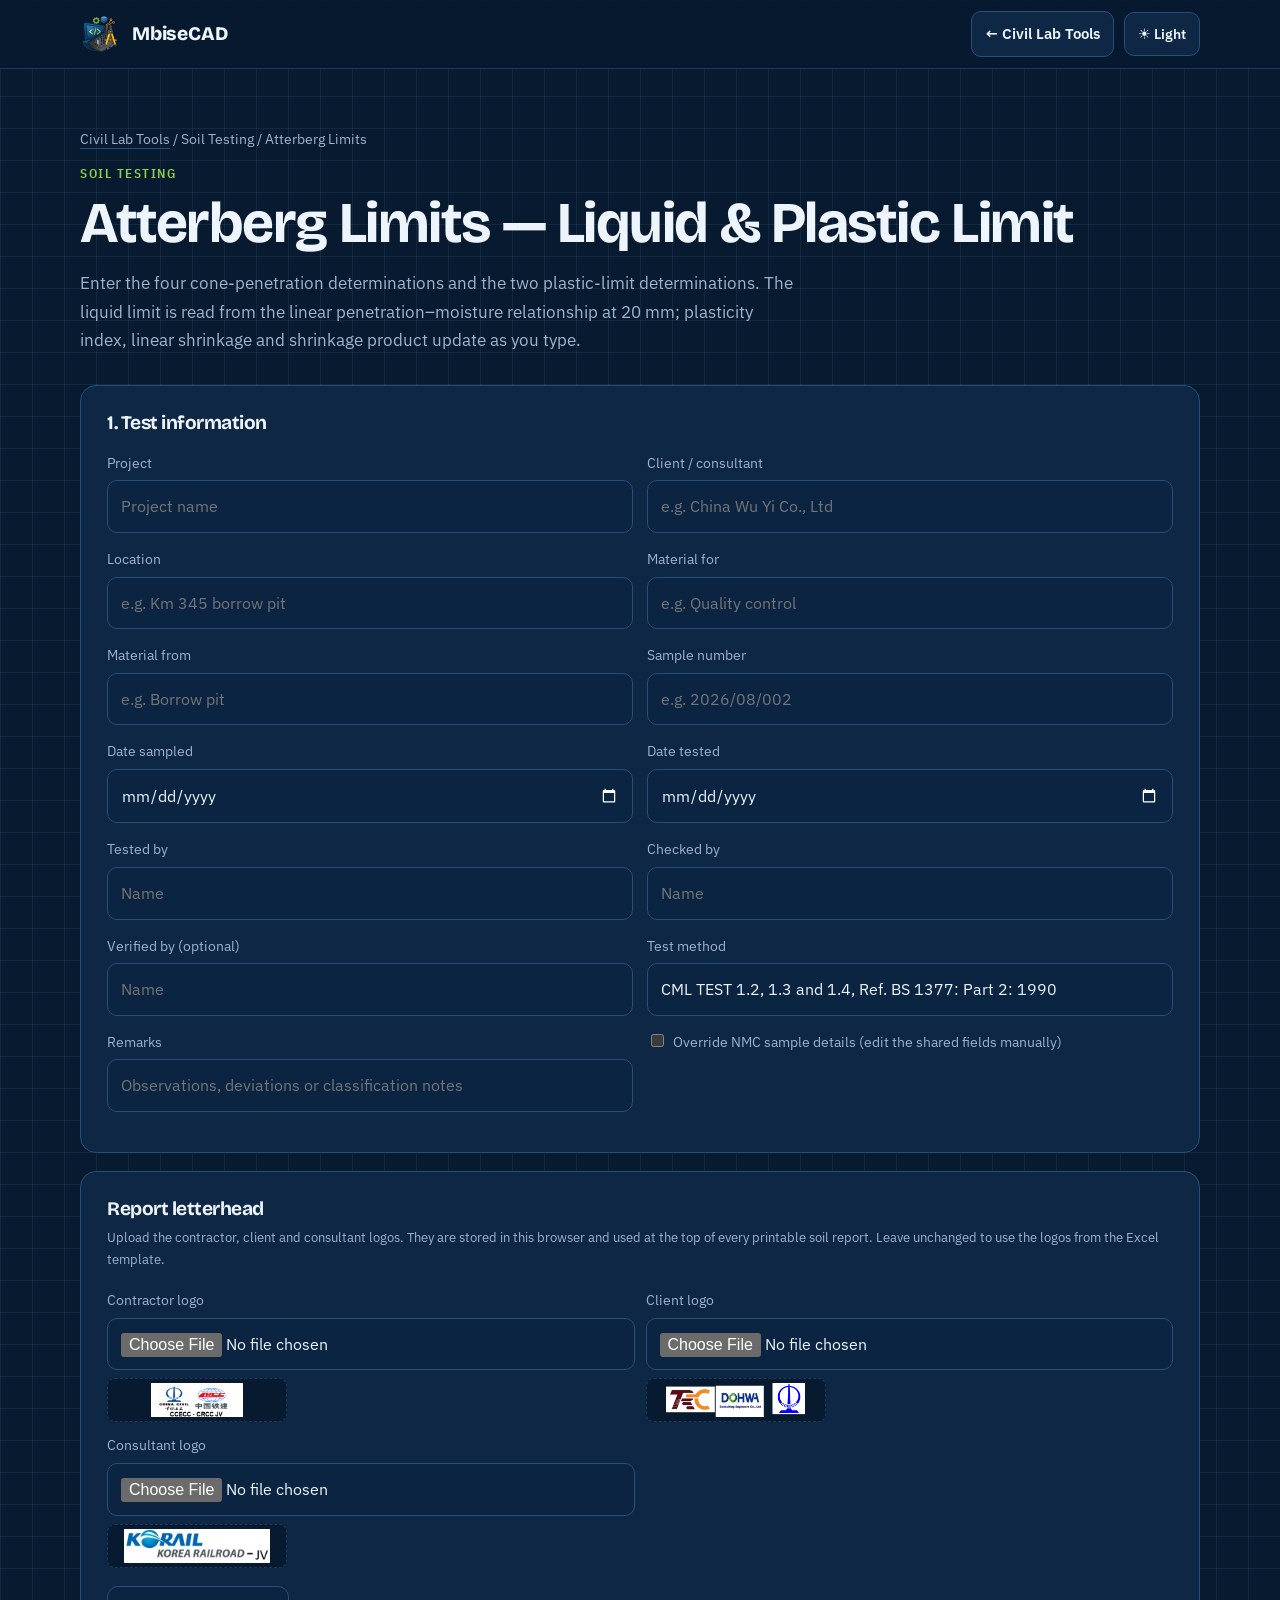
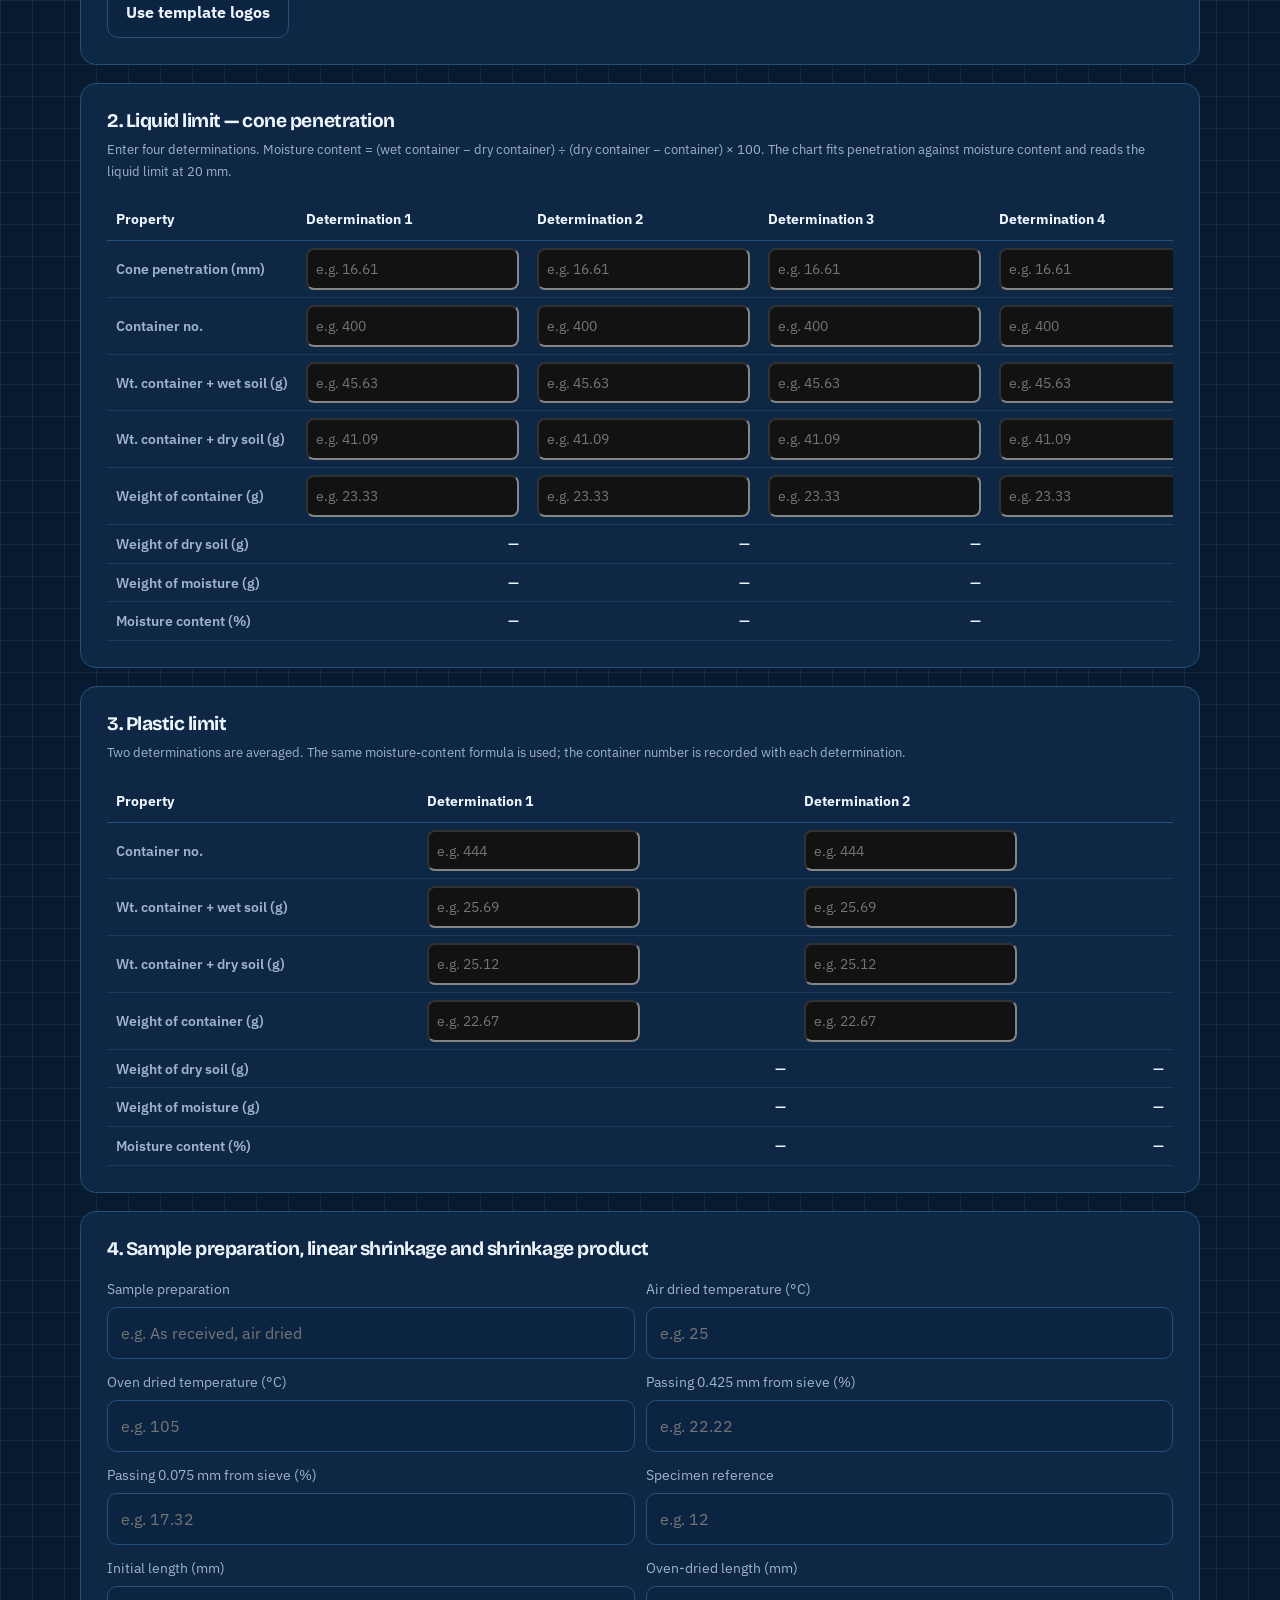
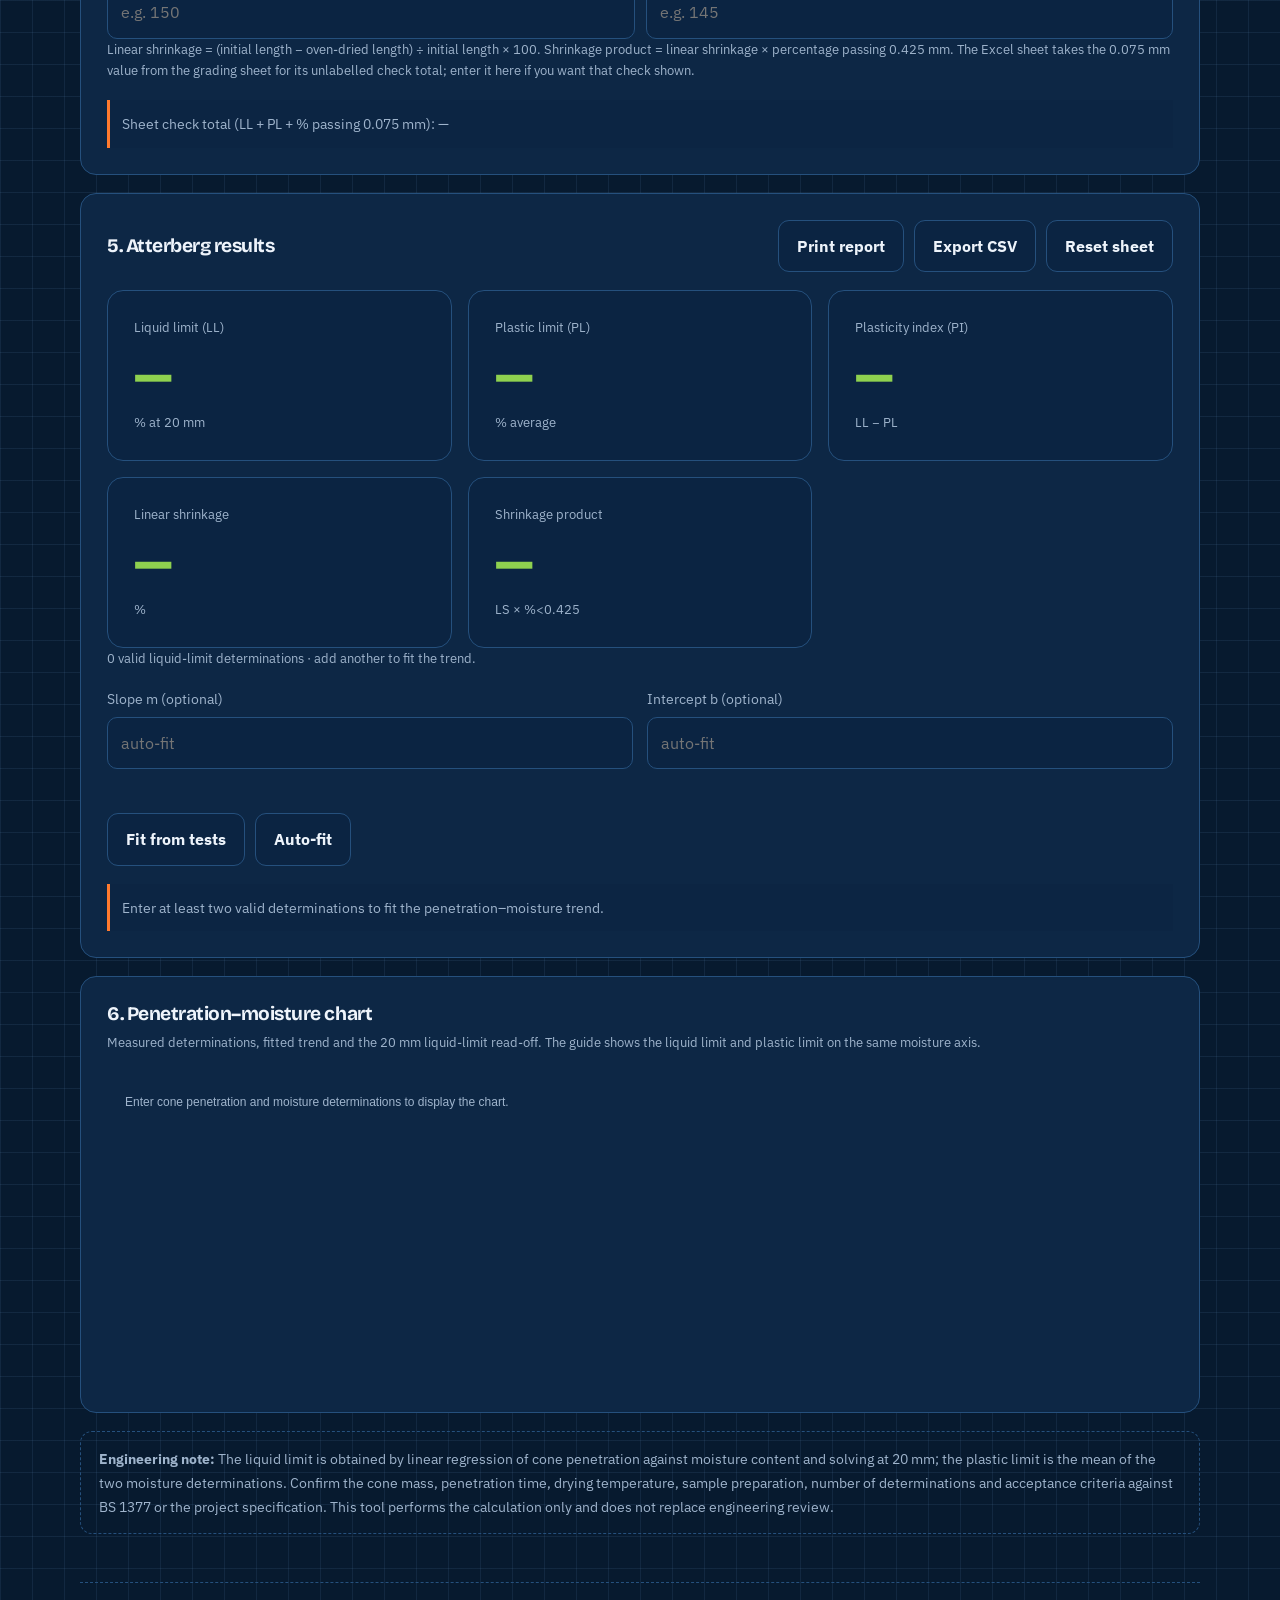
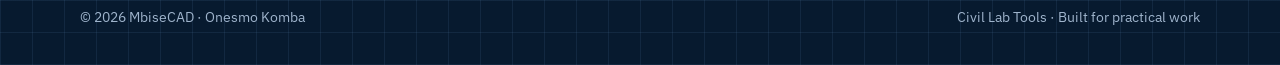
<file: tools/atterberg.html>
<!doctype html>
<html lang="en">
<head>
<meta charset="utf-8">
<meta name="viewport" content="width=device-width, initial-scale=1">
<meta name="theme-color" content="#071a2f">
<meta name="description" content="Atterberg limits calculator by MbiseCAD — liquid limit from cone penetration, plastic limit, plasticity index, linear shrinkage and shrinkage product.">
<title>Atterberg Limits Calculator — MbiseCAD</title>
<link rel="icon" type="image/png" href="../icons/mbisecad-mark.png">
<link rel="preconnect" href="https://fonts.googleapis.com">
<link rel="preconnect" href="https://fonts.gstatic.com" crossorigin>
<link href="https://fonts.googleapis.com/css2?family=Bricolage+Grotesque:opsz,wght@12..96,500;12..96,700;12..96,800&family=IBM+Plex+Sans:wght@400;500;600&family=IBM+Plex+Sans+Condensed:wght@500;600&display=swap" rel="stylesheet">
<link rel="stylesheet" href="../assets/shared.css">
<link rel="stylesheet" href="../assets/report.css">
<style>
  :root{--bad:#ff6b6b}
  [data-theme="light"]{--bad:#c62828}
  #llTable{min-width:880px}
  #plTable{min-width:680px}
  #llTable td.lbl,#plTable td.lbl{white-space:nowrap;color:var(--muted);font-weight:600}
  #llTable td,#plTable td{padding:7px 9px;vertical-align:middle}
  #llTable th,#plTable th{padding:9px 9px}
  #llTable input,#plTable input{padding:7px 8px;border-radius:8px}
  #llTable .num,#plTable .num{text-align:right;font-variant-numeric:tabular-nums}
  #llTable .calc-val,#plTable .calc-val{font-weight:600;color:var(--text)}
  .fields.compact{gap:11px}
  .result .value .unit{font:600 .9rem/1 var(--body);color:var(--muted);margin-left:5px}
  #llChart{height:320px}
  .bad-text{color:var(--bad)}
  .signatures{display:none}
  .remarks-out{display:none}
  @media print{
    #infoCard{display:none!important}
    #llTable,#plTable{min-width:0}
    #llTable th,#llTable td,#plTable th,#plTable td{padding:3px 4px;font-size:8pt}
    #llTable input,#plTable input{font-size:8pt;padding:0 2px}
    .data-table input{border:0!important;background:#fff!important;color:#000!important;text-align:right}
    .field input{border:0!important;background:#fff!important;color:#000!important;padding:1px 2px!important;font-size:8.5pt}
    .field label{color:#000!important;font-size:8pt;margin-bottom:2px}
    .fields.compact{gap:4px}
    #sheetCard .fields{grid-template-columns:repeat(4,1fr)}
    #resultsCard .grid{grid-template-columns:repeat(5,1fr)!important;gap:5px}
    .result .value{font-size:14pt}
    .result small{font-size:8pt}
    .trend-controls{display:none!important}
    .chart-card{padding:5px;break-inside:avoid}
    #llChart{height:210px!important}
    .signatures{display:grid!important;grid-template-columns:1fr 1fr 1fr;gap:14px;margin-top:14px;border-top:1px solid #000;padding-top:8px;font-size:8.5pt}
    .signatures h4{margin:0 0 6px;font-size:9pt}
    .signatures p{margin:0 0 10px}
    .remarks-out{display:block;margin:10px 0 0;padding:6px 0 0;border-top:1px solid #000;font-size:9pt}
  }
  @media(max-width:800px){#resultsCard .grid{grid-template-columns:repeat(2,minmax(0,1fr))}}
</style>
<script>
  try{document.documentElement.dataset.theme=localStorage.getItem('mbisecad-theme')||'dark'}catch(e){document.documentElement.dataset.theme='dark'}
</script>
</head>
<body>

<header class="topbar"><div class="wrap"><nav>
  <a class="brand" href="../index.html"><img class="logo" src="../icons/mbisecad-mark.png" alt=""><span>MbiseCAD</span></a>
  <div class="navright">
    <a class="navlink" href="../civil-lab-tools.html">← Civil Lab Tools</a>
    <button class="theme" id="themeBtn" type="button" aria-label="Switch colour theme">☀️ Light</button>
  </div>
</nav></div></header>

<main class="wrap">
  <section class="hero">
    <p class="crumbs"><a href="../civil-lab-tools.html">Civil Lab Tools</a> / Soil Testing / Atterberg Limits</p>
    <div class="eyebrow">Soil Testing</div>
    <h1>Atterberg Limits — Liquid &amp; Plastic Limit</h1>
    <p class="lead">Enter the four cone-penetration determinations and the two plastic-limit determinations. The liquid limit is read from the linear penetration–moisture relationship at 20 mm; plasticity index, linear shrinkage and shrinkage product update as you type.</p>
  </section>

  <section id="atterberg">

    <div class="tool" id="infoCard">
      <h3>1. Test information</h3>
      <div class="fields mt">
        <div class="field full"><label for="i-project">Project</label><input id="i-project" type="text" data-info="project" placeholder="Project name"></div>
        <div class="field"><label for="i-client">Client / consultant</label><input id="i-client" type="text" data-info="client" placeholder="e.g. China Wu Yi Co., Ltd"></div>
        <div class="field"><label for="i-location">Location</label><input id="i-location" type="text" data-info="location" placeholder="e.g. Km 345 borrow pit"></div>
        <div class="field"><label for="i-materialFor">Material for</label><input id="i-materialFor" type="text" data-info="materialFor" placeholder="e.g. Quality control"></div>
        <div class="field"><label for="i-materialFrom">Material from</label><input id="i-materialFrom" type="text" data-info="materialFrom" placeholder="e.g. Borrow pit"></div>
        <div class="field"><label for="i-sampleNo">Sample number</label><input id="i-sampleNo" type="text" data-info="sampleNo" placeholder="e.g. 2026/08/002"></div>
        <div class="field"><label for="i-dateSampled">Date sampled</label><input id="i-dateSampled" type="date" data-info="dateSampled"></div>
        <div class="field"><label for="i-dateTested">Date tested</label><input id="i-dateTested" type="date" data-info="dateTested"></div>
        <div class="field"><label for="i-testedBy">Tested by</label><input id="i-testedBy" type="text" data-info="testedBy" placeholder="Name"></div>
        <div class="field"><label for="i-checkedBy">Checked by</label><input id="i-checkedBy" type="text" data-info="checkedBy" placeholder="Name"></div>
        <div class="field"><label for="i-verifiedBy">Verified by (optional)</label><input id="i-verifiedBy" type="text" data-info="verifiedBy" placeholder="Name"></div>
        <div class="field full"><label for="i-testMethod">Test method</label><input id="i-testMethod" type="text" data-info="testMethod" placeholder="CML TEST 1.2, 1.3 and 1.4, Ref. BS 1377: Part 2: 1990"></div>
        <div class="field full"><label for="i-remarks">Remarks</label><input id="i-remarks" type="text" data-info="remarks" placeholder="Observations, deviations or classification notes"></div>
        <div class="field full sample-override"><label for="sampleOverride"><input id="sampleOverride" type="checkbox" data-sample-override> Override NMC sample details (edit the shared fields manually)</label></div>
        <div class="field full"><p class="hint sample-link-note" id="sampleNote"></p></div>
      </div>
    </div>

    <div id="logoSetup"></div>

    <div class="tool stack">
      <h3>2. Liquid limit — cone penetration</h3>
      <p class="hint">Enter four determinations. Moisture content = (wet container − dry container) ÷ (dry container − container) × 100. The chart fits penetration against moisture content and reads the liquid limit at 20 mm.</p>
      <div class="table-scroll">
        <table class="data-table" id="llTable">
          <thead><tr><th>Property</th><th>Determination 1</th><th>Determination 2</th><th>Determination 3</th><th>Determination 4</th></tr></thead>
          <tbody id="llBody"></tbody>
        </table>
      </div>
    </div>

    <div class="tool stack">
      <h3>3. Plastic limit</h3>
      <p class="hint">Two determinations are averaged. The same moisture-content formula is used; the container number is recorded with each determination.</p>
      <div class="table-scroll">
        <table class="data-table" id="plTable">
          <thead><tr><th>Property</th><th>Determination 1</th><th>Determination 2</th></tr></thead>
          <tbody id="plBody"></tbody>
        </table>
      </div>
    </div>

    <div class="tool stack" id="sheetCard">
      <h3>4. Sample preparation, linear shrinkage and shrinkage product</h3>
      <div class="fields compact mt">
        <div class="field"><label for="p-preparation">Sample preparation</label><input id="p-preparation" type="text" data-prep="preparation" placeholder="e.g. As received, air dried"></div>
        <div class="field"><label for="p-airDriedTemp">Air dried temperature (°C)</label><input id="p-airDriedTemp" type="number" step="any" inputmode="decimal" data-prep="airDriedTemp" placeholder="e.g. 25"></div>
        <div class="field"><label for="p-ovenDriedTemp">Oven dried temperature (°C)</label><input id="p-ovenDriedTemp" type="number" step="any" inputmode="decimal" data-prep="ovenDriedTemp" placeholder="e.g. 105"></div>
        <div class="field"><label for="p-passing425">Passing 0.425 mm from sieve (%)</label><input id="p-passing425" type="number" min="0" step="any" inputmode="decimal" data-prep="passing425" placeholder="e.g. 22.22"></div>
        <div class="field"><label for="p-passing075">Passing 0.075 mm from sieve (%)</label><input id="p-passing075" type="number" min="0" step="any" inputmode="decimal" data-prep="passing075" placeholder="e.g. 17.32"></div>
        <div class="field"><label for="k-specimenRef">Specimen reference</label><input id="k-specimenRef" type="text" data-shrink="specimenRef" placeholder="e.g. 12"></div>
        <div class="field"><label for="k-initialLength">Initial length (mm)</label><input id="k-initialLength" type="number" min="0" step="any" inputmode="decimal" data-shrink="initialLength" placeholder="e.g. 150"></div>
        <div class="field"><label for="k-driedLength">Oven-dried length (mm)</label><input id="k-driedLength" type="number" min="0" step="any" inputmode="decimal" data-shrink="driedLength" placeholder="e.g. 145"></div>
      </div>
      <p class="hint">Linear shrinkage = (initial length − oven-dried length) ÷ initial length × 100. Shrinkage product = linear shrinkage × percentage passing 0.425 mm. The Excel sheet takes the 0.075 mm value from the grading sheet for its unlabelled check total; enter it here if you want that check shown.</p>
      <div class="formula" id="checkNote">Sheet check total (LL + PL + % passing 0.075 mm): —</div>
    </div>

    <div class="tool stack" id="resultsCard">
      <div class="head-row">
        <h3>5. Atterberg results</h3>
        <div class="actions">
          <button class="btn secondary" id="btnPrint" type="button">Print report</button>
          <button class="btn secondary" id="btnCsv" type="button">Export CSV</button>
          <button class="btn secondary" id="btnReset" type="button">Reset sheet</button>
        </div>
      </div>
      <div class="grid stack">
        <div class="tool result"><small>Liquid limit (LL)</small><div class="value" id="llVal">—</div><small>% at 20 mm</small></div>
        <div class="tool result"><small>Plastic limit (PL)</small><div class="value" id="plVal">—</div><small>% average</small></div>
        <div class="tool result"><small>Plasticity index (PI)</small><div class="value" id="piVal">—</div><small>LL − PL</small></div>
        <div class="tool result"><small>Linear shrinkage</small><div class="value" id="lsVal">—</div><small>%</small></div>
        <div class="tool result"><small>Shrinkage product</small><div class="value" id="spVal">—</div><small>LS × %&lt;0.425</small></div>
      </div>
      <p class="hint" id="message" role="status" aria-live="polite">Enter the cone-penetration and moisture determinations. Results update as you type.</p>
      <div class="trend-controls fields mt">
        <div class="field"><label for="trendM">Slope m (optional)</label><input id="trendM" type="number" step="any" inputmode="decimal" data-trend="m" placeholder="auto-fit"></div>
        <div class="field"><label for="trendB">Intercept b (optional)</label><input id="trendB" type="number" step="any" inputmode="decimal" data-trend="b" placeholder="auto-fit"></div>
        <div class="field"><label>&nbsp;</label><div class="actions" style="margin:0"><button class="btn secondary" id="fitTrend" type="button">Fit from tests</button><button class="btn secondary" id="autoTrend" type="button">Auto-fit</button></div></div>
      </div>
      <div class="formula" id="trendEq">Enter at least two valid determinations to fit the penetration–moisture trend.</div>
      <p class="hint" id="saveState"></p>
    </div>

    <div class="tool stack" id="chartsCard">
      <h3>6. Penetration–moisture chart</h3>
      <p class="hint">Measured determinations, fitted trend and the 20 mm liquid-limit read-off. The guide shows the liquid limit and plastic limit on the same moisture axis.</p>
      <div class="chart-wrap"><canvas id="llChart" height="320"></canvas></div>
    </div>

    <p class="remarks-out" id="remarksOut"></p>

    <div class="signatures">
      <div>
        <h4>PREPARED BY</h4>
        <p>Name: <span data-sign="testedBy"></span></p>
        <p>Signature: ______________________________</p>
        <p>Date: <span data-sign="date"></span></p>
        <p>Assistant Materials Technician</p>
      </div>
      <div>
        <h4>CHECKED BY</h4>
        <p>Name: <span data-sign="checkedBy"></span></p>
        <p>Signature: ______________________________</p>
        <p>Date: <span data-sign="date"></span></p>
        <p>Consultant's Materials Technician</p>
      </div>
      <div>
        <h4>VERIFIED BY</h4>
        <p>Name: <span data-sign="verifiedBy"></span></p>
        <p>Signature: ______________________________</p>
        <p>Date: <span data-sign="date"></span></p>
        <p>Consultant's Materials Engineer</p>
      </div>
    </div>

    <div class="notice"><strong>Engineering note:</strong> The liquid limit is obtained by linear regression of cone penetration against moisture content and solving at 20 mm; the plastic limit is the mean of the two moisture determinations. Confirm the cone mass, penetration time, drying temperature, sample preparation, number of determinations and acceptance criteria against BS 1377 or the project specification. This tool performs the calculation only and does not replace engineering review.</div>

  </section>
</main>

<div id="printSheet" class="print-sheet" aria-hidden="true"></div>

<footer><div class="wrap footer"><span>© <span id="year"></span> MbiseCAD · Onesmo Komba</span><span>Civil Lab Tools · Built for practical work</span></div></footer>

<script src="../assets/shared.js"></script>
<script src="../assets/tool-kit.js"></script>
<script>
(function(){
  'use strict';

  var TK=window.MbiseTool||null;
  var el=function(id){return document.getElementById(id)};
  var each=function(sel,fn){Array.prototype.forEach.call(document.querySelectorAll(sel),fn);};

  var LL_COUNT=4,PL_COUNT=2;
  var LL_ROWS=[
    {key:'penetration',label:'Cone penetration (mm)',type:'number',ph:'e.g. 16.61'},
    {key:'containerNo',label:'Container no.',type:'text',ph:'e.g. 400'},
    {key:'wetCont',label:'Wt. container + wet soil (g)',type:'number',ph:'e.g. 45.63'},
    {key:'dryCont',label:'Wt. container + dry soil (g)',type:'number',ph:'e.g. 41.09'},
    {key:'contMass',label:'Weight of container (g)',type:'number',ph:'e.g. 23.33'},
    {key:'drySoil',label:'Weight of dry soil (g)',calc:true,dec:2},
    {key:'water',label:'Weight of moisture (g)',calc:true,dec:2},
    {key:'mc',label:'Moisture content (%)',calc:true,dec:2}
  ];
  var PL_ROWS=[
    {key:'containerNo',label:'Container no.',type:'text',ph:'e.g. 444'},
    {key:'wetCont',label:'Wt. container + wet soil (g)',type:'number',ph:'e.g. 25.69'},
    {key:'dryCont',label:'Wt. container + dry soil (g)',type:'number',ph:'e.g. 25.12'},
    {key:'contMass',label:'Weight of container (g)',type:'number',ph:'e.g. 22.67'},
    {key:'drySoil',label:'Weight of dry soil (g)',calc:true,dec:2},
    {key:'water',label:'Weight of moisture (g)',calc:true,dec:2},
    {key:'mc',label:'Moisture content (%)',calc:true,dec:2}
  ];

  function escapeHTML(value){
    return String(value==null?'':value).replace(/[&<>"']/g,function(ch){
      return {'&':'&amp;','<':'&lt;','>':'&gt;','"':'&quot;',"'":'&#39;'}[ch];
    });
  }
  function fmt(n,d){
    d=d===undefined?2:d;
    if(typeof n!=='number'||!isFinite(n))return '—';
    var s=n.toFixed(d);
    if(/^-0(\.0*)?$/.test(s))s=s.slice(1);
    return s;
  }
  function num(value){
    var s=String(value==null?'':value).trim();
    return s===''?NaN:Number(s);
  }
  function emptyDetermination(){return {penetration:'',containerNo:'',wetCont:'',dryCont:'',contMass:''};}
  function defaultState(){
    return {
      info:{project:'',client:'',location:'',materialFor:'',materialFrom:'',sampleNo:'',dateSampled:'',dateTested:'',testedBy:'',checkedBy:'',verifiedBy:'',testMethod:'CML TEST 1.2, 1.3 and 1.4, Ref. BS 1377: Part 2: 1990',remarks:''},
      prep:{preparation:'',airDriedTemp:'',ovenDriedTemp:'',passing425:'',passing075:''},
      shrink:{specimenRef:'',initialLength:'',driedLength:''},
      trend:{m:'',b:''},
      ll:[emptyDetermination(),emptyDetermination(),emptyDetermination(),emptyDetermination()],
      pl:[emptyDetermination(),emptyDetermination()]
    };
  }

  var state=defaultState(),lastResult=null,restored=false,suppressSave=false;
  var SAMPLE_MAP={project:'project',location:'location',materialFor:'materialFor',materialFrom:'materialFrom',dateSampled:'dateSampled'};
  var esc=function(v){return (TK?TK.escapeHTML:escapeHTML)(v);};

  function applyLinkedSample(){
    if(!TK)return;
    var linked=state.info.sampleOverride!=='1';
    var result=linked?TK.linkSample(state.info,state.info.sampleNo,SAMPLE_MAP):{record:null,linked:false};
    var note=el('sampleNote');
    if(note)note.textContent=result.linked&&result.record
      ? 'Shared sample details filled from NMC sample '+state.info.sampleNo+'. Uncheck override to re-link.'
      : (state.info.sampleOverride==='1'?'Local override active — shared fields are editable.':'');
    if(el('sampleOverride'))el('sampleOverride').checked=state.info.sampleOverride==='1';
    each('[data-info="project"],[data-info="location"],[data-info="materialFor"],[data-info="materialFrom"],[data-info="dateSampled"]',function(t){
      t.readOnly=result.linked&&!!result.record;
    });
  }

  var drawSoon=TK?TK.debounce(function(){drawAll(false);},120):function(){drawAll(false);};
  var saveSoon=TK?TK.debounce(saveNow,600):function(){};

  function saveNow(){
    if(!TK||suppressSave)return;
    var ok=TK.store('atterberg').save(state);
    var status=el('saveState');
    if(status){
      var d=new Date(),p=function(n){return n<10?'0'+n:String(n)};
      status.textContent=ok?('Saved in this browser at '+p(d.getHours())+':'+p(d.getMinutes())+'.'):'Could not save in this browser.';
      status.className=ok?'hint':'hint bad-text';
    }
  }

  function restore(){
    if(!TK)return;
    var saved=TK.store('atterberg').load(null);
    if(!saved||typeof saved!=='object')return;
    restored=true;
    var base=defaultState();
    ['info','prep','shrink','trend'].forEach(function(group){
      if(saved[group]&&typeof saved[group]==='object'){
        Object.keys(base[group]).forEach(function(k){
          var v=saved[group][k];
          if(typeof v==='string'||typeof v==='number')base[group][k]=String(v);
        });
      }
    });
    [['ll',LL_COUNT],['pl',PL_COUNT]].forEach(function(entry){
      var group=entry[0],count=entry[1];
      if(Object.prototype.toString.call(saved[group])==='[object Array]'){
        for(var i=0;i<count;i++){
          if(!saved[group][i]||typeof saved[group][i]!=='object')continue;
          Object.keys(base[group][i]).forEach(function(k){
            var v=saved[group][i][k];
            if(typeof v==='string'||typeof v==='number')base[group][i][k]=String(v);
          });
        }
      }
    });
    state=base;
  }

  function syncFromDom(){
    each('[data-info]',function(t){state.info[t.getAttribute('data-info')]=t.value;});
    each('[data-prep]',function(t){state.prep[t.getAttribute('data-prep')]=t.value;});
    each('[data-shrink]',function(t){state.shrink[t.getAttribute('data-shrink')]=t.value;});
    each('[data-trend]',function(t){state.trend[t.getAttribute('data-trend')]=t.value;});
    each('[data-ll]',function(t){
      var i=Number(t.getAttribute('data-ll'));
      if(state.ll[i])state.ll[i][t.getAttribute('data-field')]=t.value;
    });
    each('[data-pl]',function(t){
      var i=Number(t.getAttribute('data-pl'));
      if(state.pl[i])state.pl[i][t.getAttribute('data-field')]=t.value;
    });
  }

  function syncInputs(){
    each('[data-info]',function(t){t.value=state.info[t.getAttribute('data-info')]||'';});
    each('[data-prep]',function(t){t.value=state.prep[t.getAttribute('data-prep')]||'';});
    each('[data-shrink]',function(t){t.value=state.shrink[t.getAttribute('data-shrink')]||'';});
    each('[data-trend]',function(t){t.value=state.trend[t.getAttribute('data-trend')]||'';});
    each('[data-ll]',function(t){
      var i=Number(t.getAttribute('data-ll'));
      t.value=(state.ll[i]&&state.ll[i][t.getAttribute('data-field')])||'';
    });
    each('[data-pl]',function(t){
      var i=Number(t.getAttribute('data-pl'));
      t.value=(state.pl[i]&&state.pl[i][t.getAttribute('data-field')])||'';
    });
    syncSignatures();
    applyLinkedSample();
  }

  function buildDeterminationTable(bodyId,attr,rows,count){
    var body=el(bodyId);
    if(!body)return;
    var html='';
    rows.forEach(function(row){
      html+='<tr><td class="lbl">'+escapeHTML(row.label)+'</td>';
      for(var i=0;i<count;i++){
        if(row.calc){
          html+='<td class="num"><span class="calc-val" id="c-'+attr+'-'+i+'-'+row.key+'">—</span></td>';
        }else{
          html+='<td><input type="'+row.type+'"'+(row.type==='number'?' min="0" step="any" inputmode="decimal"':'')+' data-'+attr+'="'+i+'" data-field="'+row.key+'" aria-label="'+escapeHTML(row.label+' — Determination '+(i+1))+'"'+(row.ph?' placeholder="'+escapeHTML(row.ph)+'"':'')+' autocomplete="off"></td>';
        }
      }
      html+='</tr>';
    });
    body.innerHTML=html;
  }

  function calcDetermination(row,needPenetration){
    var wet=num(row.wetCont),dry=num(row.dryCont),tare=num(row.contMass),out={};
    out.drySoil=(isFinite(dry)&&isFinite(tare))?dry-tare:NaN;
    out.water=(isFinite(wet)&&isFinite(dry))?wet-dry:NaN;
    out.mc=(out.drySoil>0&&out.water>=0)?out.water/out.drySoil*100:NaN;
    if(needPenetration)out.penetration=num(row.penetration);
    return out;
  }

  function fitLinear(points){
    var pts=points.filter(function(p){return p&&isFinite(p.x)&&isFinite(p.y);});
    if(pts.length<2)return null;
    var n=pts.length,sx=0,sy=0,sxx=0,sxy=0,syy=0;
    pts.forEach(function(p){sx+=p.x;sy+=p.y;sxx+=p.x*p.x;sxy+=p.x*p.y;syy+=p.y*p.y;});
    var denom=n*sxx-sx*sx;
    if(Math.abs(denom)<1e-12)return null;
    var m=(n*sxy-sx*sy)/denom,b=(sy-m*sx)/n;
    if(!isFinite(m)||!isFinite(b))return null;
    var mean=sy/n,ssTot=0,ssRes=0;
    pts.forEach(function(p){
      ssTot+=(p.y-mean)*(p.y-mean);
      ssRes+=(p.y-(m*p.x+b))*(p.y-(m*p.x+b));
    });
    return {m:m,b:b,r2:ssTot>1e-12?1-ssRes/ssTot:null,n:n,fit:true};
  }

  function setText(id,value,dec,idSuffix){
    var e=el(id);
    if(e)e.textContent=(typeof value==='number'&&isFinite(value))?fmt(value,dec):(idSuffix||'—');
  }

  function renderDeterminations(){
    LL_ROWS.forEach(function(row){
      if(!row.calc)return;
      for(var i=0;i<LL_COUNT;i++)setText('c-ll-'+i+'-'+row.key,lastResult.ll[i][row.key],row.dec);
    });
    PL_ROWS.forEach(function(row){
      if(!row.calc)return;
      for(var i=0;i<PL_COUNT;i++)setText('c-pl-'+i+'-'+row.key,lastResult.pl[i][row.key],row.dec);
    });
  }

  function renderTrend(){
    var r=lastResult,eq=el('trendEq');
    if(!eq)return;
    var t=r.trend;
    if(t){
      var sign=t.b<0?' − ':' + ';
      var text='Penetration = '+fmt(t.m,4)+' × Moisture'+sign+fmt(Math.abs(t.b),4);
      if(t.r2!==null&&t.r2!==undefined)text+='   ·   R² = '+fmt(t.r2,4);
      text+='   ·   '+(t.fit?'Fitted from '+t.n+' determinations':'Custom coefficients')+'.';
      if(r.partialTrend)text+=' Enter valid numeric m and b, or clear both for auto-fit.';
      if(Math.abs(t.m)<1e-9)text+=' Slope is zero — the liquid limit cannot be read.';
      eq.textContent=text;
    }else{
      eq.textContent=r.partialTrend?'Enter both m and b, or clear both for auto-fit.':'Enter at least two valid determinations to fit the penetration–moisture trend.';
    }
    var check=el('checkNote');
    if(check)check.textContent='Sheet check total (LL + PL + % passing 0.075 mm): '+(isFinite(r.checkTotal)?fmt(r.checkTotal,2):'—');
  }

  function syncSignatures(){
    each('[data-sign]',function(t){
      var key=t.getAttribute('data-sign'),value='';
      if(key==='date')value=state.info.dateTested||state.info.dateSampled||'';
      else if(key==='verifiedBy')value=state.info.verifiedBy||state.info.checkedBy||'';
      else value=state.info[key]||'';
      t.textContent=value;
    });
    var out=el('remarksOut');
    if(out)out.textContent=state.info.remarks?('Remarks: '+state.info.remarks):'';
  }

  function calc(){
    var ll=[],pl=[],llPoints=[],plMc=[];
    for(var i=0;i<LL_COUNT;i++){
      var r=calcDetermination(state.ll[i],true);
      ll.push(r);
      if(isFinite(r.penetration)&&isFinite(r.mc))llPoints.push({x:r.mc,y:r.penetration,i:i+1});
    }
    for(i=0;i<PL_COUNT;i++){
      var q=calcDetermination(state.pl[i],false);
      pl.push(q);
      if(isFinite(q.mc))plMc.push(q.mc);
    }
    var fit=fitLinear(llPoints);
    var mRaw=String(state.trend.m==null?'':state.trend.m).trim(),bRaw=String(state.trend.b==null?'':state.trend.b).trim();
    var partialTrend=(mRaw!==''||bRaw!=='')&&(mRaw===''||bRaw===''||!isFinite(m)||!isFinite(b));
    var custom=(mRaw!==''&&bRaw!=='');
    var m=num(mRaw),b=num(bRaw),trend=null,mode='none';
    if(custom&&isFinite(m)&&isFinite(b)){
      trend={m:m,b:b,r2:fit?fit.r2:null,n:llPoints.length,fit:false};
      mode='custom';
    }else if(fit){
      trend=fit;mode='fit';
    }
    var llValue=(trend&&isFinite(trend.m)&&Math.abs(trend.m)>1e-9)?(20-trend.b)/trend.m:NaN;
    var plValue=plMc.length?plMc.reduce(function(a,v){return a+v;},0)/plMc.length:NaN;
    var piValue=(isFinite(llValue)&&isFinite(plValue))?llValue-plValue:NaN;
    var initial=num(state.shrink.initialLength),dried=num(state.shrink.driedLength);
    var lsValue=(isFinite(initial)&&isFinite(dried)&&initial>0&&dried>=0)?(initial-dried)/initial*100:NaN;
    var passing425=num(state.prep.passing425),passing075=num(state.prep.passing075);
    var spValue=(isFinite(lsValue)&&isFinite(passing425)&&passing425>=0)?lsValue*passing425:NaN;
    var checkTotal=(isFinite(llValue)&&isFinite(plValue)&&isFinite(passing075)&&passing075>=0)?llValue+plValue+passing075:NaN;
    lastResult={ll:ll,pl:pl,llPoints:llPoints,plMc:plMc,trend:trend,fit:fit,mode:mode,partialTrend:partialTrend,llValue:llValue,plValue:plValue,piValue:piValue,lsValue:lsValue,spValue:spValue,checkTotal:checkTotal,passing425:passing425,passing075:passing075};
    if(TK&&state.info.sampleNo&&isFinite(llValue)&&isFinite(piValue)){
      TK.saveSample(state.info.sampleNo,{ll:String(llValue),pi:String(piValue)});
    }
    renderDeterminations();
    setText('llVal',llValue,2);
    setText('plVal',plValue,2);
    setText('piVal',piValue,2);
    setText('lsVal',lsValue,2);
    setText('spVal',spValue,2);
    renderTrend();
    renderMessage();
    syncSignatures();
    drawSoon();
    return lastResult;
  }

  function renderMessage(){
    var r=lastResult,msg=el('message');
    if(!msg)return;
    if(r.llPoints.length<2)msg.textContent=r.llPoints.length+' valid liquid-limit determination'+(r.llPoints.length===1?'':'s')+' · add another to fit the trend.';
    else if(!isFinite(r.llValue))msg.textContent='The fitted slope is zero or invalid — check the cone penetration readings.';
    else if(r.plMc.length===0)msg.textContent='Liquid limit calculated · enter plastic-limit determinations to calculate PI.';
    else if(r.mode==='custom')msg.textContent=r.llPoints.length+' liquid-limit points · using custom trend coefficients.';
    else msg.textContent=r.llPoints.length+' liquid-limit points · trend fitted from '+r.llPoints.length+' determinations.';
    if(r.partialTrend)msg.textContent+=' Enter valid numeric m and b, or clear both for auto-fit.';
  }

  /* ---------- chart ---------- */
  function chartBase(printMode){
    var canvas=el('llChart');
    if(!canvas)return null;
    var rect=canvas.getBoundingClientRect(),W=Math.max(300,rect.width||600),H=320,dpr=printMode?1:(window.devicePixelRatio||1);
    canvas.width=Math.round(W*dpr);canvas.height=Math.round(H*dpr);canvas.style.height=H+'px';
    var ctx=canvas.getContext('2d');
    if(!ctx)return null;
    ctx.setTransform(dpr,0,0,dpr,0,0);ctx.clearRect(0,0,W,H);
    function cv(name,d){
      try{return getComputedStyle(document.documentElement).getPropertyValue(name).trim()||d;}catch(e){return d;}
    }
    var p={
      muted:printMode?'#333':cv('--muted','#888'),
      grid:printMode?'#d9d9d9':cv('--line-soft','#ccc'),
      axis:printMode?'#666':cv('--line','#999'),
      ink:printMode?'#000':cv('--text','#000'),
      panel:printMode?'#fff':cv('--panel','#fff'),
      orange:printMode?'#ef6c00':cv('--orange','#f70'),
      green:printMode?'#2e7d32':cv('--green','#4a4'),
      blue:printMode?'#1565c0':'#1f6fb2'
    };
    return {ctx:ctx,W:W,H:H,p:p};
  }

  function chartAxes(base,opt){
    var ctx=base.ctx,W=base.W,H=base.H,p=base.p,L=56,R=18,T=32,B=46;
    var x0=opt.x0,x1=opt.x1,y0=opt.y0,y1=opt.y1;
    if(!(x1>x0))x1=x0+1;
    if(!(y1>y0))y1=y0+1;
    function X(v){return L+(v-x0)/(x1-x0)*(W-L-R);}
    function Y(v){return H-B-(v-y0)/(y1-y0)*(H-T-B);}
    ctx.font='11px IBM Plex Sans, sans-serif';ctx.textBaseline='alphabetic';ctx.fillStyle=p.muted;
    ctx.lineWidth=1;ctx.strokeStyle=p.grid;
    for(var i=0;i<=5;i++){
      var yv=y0+(y1-y0)*i/5,y=Y(yv);
      ctx.beginPath();ctx.moveTo(L,y);ctx.lineTo(W-R,y);ctx.stroke();
      ctx.textAlign='right';ctx.fillText(fmt(yv,1),L-6,y+4);
      var xv=x0+(x1-x0)*i/5,x=X(xv);
      ctx.beginPath();ctx.moveTo(x,T);ctx.lineTo(x,H-B);ctx.stroke();
      ctx.textAlign='center';ctx.fillText(fmt(xv,1),x,H-B+15);
    }
    ctx.strokeStyle=p.axis;ctx.beginPath();ctx.moveTo(L,T);ctx.lineTo(L,H-B);ctx.lineTo(W-R,H-B);ctx.stroke();
    ctx.fillStyle=p.muted;ctx.textAlign='center';ctx.fillText('Moisture content (%)',(L+W-R)/2,H-5);
    ctx.save();ctx.translate(13,(T+H-B)/2);ctx.rotate(-Math.PI/2);ctx.fillText('Cone penetration (mm)',0,0);ctx.restore();
    return {X:X,Y:Y,W:W,H:H,L:L,R:R,T:T,B:B};
  }

  function drawAll(printMode){
    var base=chartBase(printMode);
    if(!base)return;
    var r=lastResult,ctx=base.ctx,p=base.p;
    if(!r||!r.llPoints.length){
      ctx.fillStyle=p.muted;ctx.font='12px IBM Plex Sans, sans-serif';ctx.textAlign='left';ctx.fillText('Enter cone penetration and moisture determinations to display the chart.',18,40);
      return;
    }
    var xs=r.llPoints.map(function(pt){return pt.x;});
    if(isFinite(r.llValue))xs.push(r.llValue);
    if(isFinite(r.plValue))xs.push(r.plValue);
    var xmin=Math.min.apply(null,xs),xmax=Math.max.apply(null,xs),pad=Math.max(1,(xmax-xmin)*0.08);
    xmin=Math.max(0,xmin-pad);xmax=xmax+pad;
    var ys=r.llPoints.map(function(pt){return pt.y;});
    var ymin=Math.min(14,Math.min.apply(null,ys))-1,ymax=Math.max(26,Math.max.apply(null,ys))+1;
    var ax=chartAxes(base,{x0:xmin,x1:xmax,y0:ymin,y1:ymax});
    /* 20 mm read-off */
    ctx.setLineDash([5,4]);ctx.strokeStyle=p.axis;ctx.lineWidth=1;
    ctx.beginPath();ctx.moveTo(ax.L,ax.Y(20));ctx.lineTo(ax.W-ax.R,ax.Y(20));ctx.stroke();ctx.setLineDash([]);
    ctx.fillStyle=p.muted;ctx.textAlign='left';ctx.fillText('20 mm',ax.L+6,ax.Y(20)-5);
    /* guide lines at LL and PL */
    if(isFinite(r.llValue)){
      ctx.setLineDash([4,4]);ctx.strokeStyle=p.blue;ctx.lineWidth=1.5;
      ctx.beginPath();ctx.moveTo(ax.X(r.llValue),ax.T);ctx.lineTo(ax.X(r.llValue),ax.Y(20));ctx.stroke();ctx.setLineDash([]);
    }
    if(isFinite(r.plValue)){
      ctx.setLineDash([4,4]);ctx.strokeStyle=p.blue;ctx.lineWidth=1.5;
      ctx.beginPath();ctx.moveTo(ax.X(r.plValue),ax.T);ctx.lineTo(ax.X(r.plValue),ax.Y(20));ctx.stroke();ctx.setLineDash([]);
    }
    if(isFinite(r.llValue)&&isFinite(r.plValue)){
      ctx.strokeStyle=p.blue;ctx.lineWidth=2;
      ctx.beginPath();ctx.moveTo(ax.X(r.plValue),ax.Y(20));ctx.lineTo(ax.X(r.llValue),ax.Y(20));ctx.stroke();
    }
    /* trend */
    if(r.trend){
      ctx.strokeStyle=p.green;ctx.lineWidth=2;ctx.beginPath();
      ctx.moveTo(ax.X(xmin),ax.Y(r.trend.m*xmin+r.trend.b));
      ctx.lineTo(ax.X(xmax),ax.Y(r.trend.m*xmax+r.trend.b));
      ctx.stroke();
    }
    /* measured points */
    r.llPoints.forEach(function(pt){
      ctx.beginPath();ctx.arc(ax.X(pt.x),ax.Y(pt.y),5.5,0,Math.PI*2);
      ctx.fillStyle=p.orange;ctx.fill();ctx.lineWidth=2;ctx.strokeStyle=p.panel;ctx.stroke();
      ctx.fillStyle=p.ink;ctx.textAlign='left';ctx.font='600 10px IBM Plex Sans, sans-serif';ctx.fillText(String(pt.i),ax.X(pt.x)+7,ax.Y(pt.y)-7);
    });
    /* LL / PL labels */
    ctx.font='600 11px IBM Plex Sans, sans-serif';ctx.textAlign='center';
    if(isFinite(r.llValue)){ctx.fillStyle=p.blue;ctx.fillText('LL '+fmt(r.llValue,2),ax.X(r.llValue),ax.T+12);}
    if(isFinite(r.plValue)){ctx.fillStyle=p.blue;ctx.fillText('PL '+fmt(r.plValue,2),ax.X(r.plValue),ax.T+12);}
    ctx.textAlign='left';ctx.fillStyle=p.muted;ctx.font='11px IBM Plex Sans, sans-serif';
    ctx.fillText('Measured',ax.L+8,ax.T+12);
    if(r.trend){ctx.fillStyle=p.green;ctx.fillText('Trend',ax.L+8,ax.T+26);}
  }

  /* ---------- print + CSV ---------- */
  function signBlock(){
    var info=state.info,d=function(v){return esc(TK?TK.dateDisplay(v):v);};
    var roles=[
      ['Prepared by:',info.testedBy,'Assistant Materials Technician',d(info.dateTested)],
      ['Checked by:',info.checkedBy,"Consultant's Materials Technician",d(info.dateTested)],
      ['Verified by:',info.verifiedBy||info.checkedBy,"Consultant's Materials Engineer",d(info.dateTested)]
    ];
    return '<div class="rpt-sign">'+roles.map(function(x){
      return '<div><div class="role">'+x[0]+'</div><div class="line">'+(x[3]?' '+x[3]:'')+'</div><div>'+esc(x[1]||'')+'</div><div class="line"></div><div class="title">'+x[2]+'</div></div>';
    }).join('')+'</div>';
  }

  function buildReport(r){
    var info=state.info,p=state.prep,k=state.shrink;
    var dd=function(v){return TK?TK.dateDisplay(v):v;};
    var value=function(v){return esc(v==null?'':v);};
    var numCell=function(v,dec){return (typeof v==='number'&&isFinite(v))?fmt(v,dec):'';};
    var h=TK?TK.logoBand():'<div class="rpt-logos"></div>';
    h+='<div class="rpt-title">PROJECT:  '+value(info.project)+'\n<span class="main">PLASTICITY  INDEX  (PI) TEST  REPORT</span></div>';
    if(info.client)h+='<div class="rpt-sub">'+value(info.client)+'</div>';

    h+='<table class="rpt rpt-kv"><tbody>'+
      '<tr><td class="lbl">LOCATION :</td><td class="val">'+value(info.location)+'</td><td class="lbl2">DATE SAMPLED</td><td class="val2">'+value(dd(info.dateSampled))+'</td></tr>'+
      '<tr><td class="lbl">MATERIAL FOR:</td><td class="val">'+value(info.materialFor)+'</td><td class="lbl2">DATE TESTED</td><td class="val2">'+value(dd(info.dateTested))+'</td></tr>'+
      '<tr><td class="lbl">SAMPLE NO</td><td class="val">'+value(info.sampleNo)+'</td><td class="lbl2">TESTED BY</td><td class="val2">'+value(info.testedBy)+'</td></tr>'+
      '<tr><td class="lbl">MATERIAL FROM</td><td class="val">'+value(info.materialFrom)+'</td><td class="lbl2">CHECKED BY</td><td class="val2">'+value(info.checkedBy)+'</td></tr>'+
      '</tbody></table>';
    h+='<table class="rpt"><tbody><tr><td class="lbl">TEST METHOD      '+value((info.testMethod||'').replace(/^CML/,''))+'</td></tr></tbody></table>';

    h+='<table class="rpt rpt-tight"><thead><tr><th class="lbl" style="width:31%">Property</th><th colspan="4">Liquid Limit</th><th colspan="2">Plastic Limit</th></tr>'+
      '<tr><th class="lbl">Determination</th><th>1</th><th>2</th><th>3</th><th>4</th><th>1</th><th>2</th></tr></thead><tbody>';
    function row(label,type,calcKey,dec){
      var cells='';
      for(var i=0;i<LL_COUNT;i++)cells+='<td class="right">'+(calcKey?numCell(r.ll[i][calcKey],dec):value(state.ll[i][type]))+'</td>';
      for(var j=0;j<PL_COUNT;j++)cells+='<td class="right">'+(calcKey?numCell(r.pl[j][calcKey],dec):value(state.pl[j][type]))+'</td>';
      return '<tr><td class="lbl">'+label+'</td>'+cells+'</tr>';
    }
    h+='<tr><td class="lbl">Cone penetration (mm)</td>'+[0,1,2,3].map(function(i){return '<td class="right">'+value(state.ll[i].penetration)+'</td>';}).join('')+'<td colspan="2"></td></tr>';
    h+=row('container no.','containerNo',null,0);
    h+=row('Wt. Cont+wet soil (g)','wetCont',null,2);
    h+=row('Wt. Cont+dry soil (g)','dryCont',null,2);
    h+=row('Wt. of Moisture (g)',null,'water',2);
    h+=row('Wt. of container (g)','contMass',null,2);
    h+=row('Wt. Of dry soil (g)',null,'drySoil',2);
    h+=row('Moisture content (%)',null,'mc',2);
    h+='<tr><td class="lbl">Average moisture content (%)</td><td colspan="4"></td><td class="right" colspan="2">'+numCell(r.plValue,2)+'</td></tr>';
    h+='</tbody></table>';

    if(TK){
      var chart=TK.canvasImage('llChart');
      h+=chart?('<div class="rpt-chart rpt-chart--sm"><img src="'+chart+'" alt="Penetration moisture chart"></div>'):'<div class="rpt-chart-fallback">Chart unavailable</div>';
    }

    h+='<div class="rpt-side"><table class="rpt rpt-tight"><tbody>'+
      '<tr><td class="lbl" colspan="2">Sample preparation</td></tr>'+
      '<tr><td class="lbl">As received</td><td>'+value(p.preparation)+'</td></tr>'+
      '<tr><td class="lbl">Air dried</td><td>'+value(p.airDriedTemp)+' ℃</td></tr>'+
      '<tr><td class="lbl">Oven dried</td><td>'+value(p.ovenDriedTemp)+' ℃</td></tr>'+
      '<tr><td class="lbl">Washed (0.425)</td><td>Yes</td></tr>'+
      '<tr><td class="lbl">Proportion retained on 425µm sieve</td><td>'+value(p.passing075)+' %</td></tr>'+
      '</tbody></table>';
    h+='<table class="rpt rpt-tight"><tbody>'+
      '<tr><td class="lbl" colspan="2">Atterberg limits %</td></tr>'+
      '<tr><td class="lbl">LL(%)</td><td class="right">'+numCell(r.llValue,2)+'</td></tr>'+
      '<tr><td class="lbl">PL(%)</td><td class="right">'+numCell(r.plValue,2)+'</td></tr>'+
      '<tr><td class="lbl">PI</td><td class="right">'+numCell(r.piValue,2)+'</td></tr>'+
      '</tbody></table></div>';

    h+='<table class="rpt rpt-tight"><thead><tr><th colspan="4">Linear shrinkage and shrinkage product</th></tr></thead><tbody>'+
      '<tr><td class="lbl">Specimen reference</td><td colspan="3">'+value(k.specimenRef)+'</td></tr>'+
      '<tr><td class="lbl">Initial length</td><td class="unit">mm</td><td class="right">'+value(k.initialLength)+'</td><td></td></tr>'+
      '<tr><td class="lbl">Oven-dried length</td><td class="unit">mm</td><td class="right">'+value(k.driedLength)+'</td><td></td></tr>'+
      '<tr><td class="lbl">Linear shrinkage</td><td class="unit">%</td><td class="right">'+numCell(r.lsValue,2)+'</td><td></td></tr>'+
      '<tr><td class="lbl">Shrinkage product = LS X % 0.425</td><td class="unit">SP</td><td class="right">'+numCell(r.spValue,2)+'</td><td></td></tr>'+
      '</tbody></table>';

    h+='<div class="rpt-remarks">Remarks: '+value(info.remarks)+' <span class="rpt-dots"></span></div>';
    h+=signBlock();
    return h;
  }

  function printSheet(){
    syncFromDom();
    var r=calc();
    if(r.llPoints.length<2||!isFinite(r.llValue)||r.plMc.length===0){
      el('message').textContent='Enter at least two liquid-limit determinations and one plastic-limit determination before printing.';
      return;
    }
    drawAll(true);
    if(TK)TK.printSheet(buildReport(r));
    else window.print();
    drawAll(false);
  }

  function exportCsv(){
    syncFromDom();
    var r=calc(),rows=[
      ['Atterberg Limits — Plasticity Index'],
      ['Project',state.info.project],['Client / consultant',state.info.client],['Location',state.info.location],
      ['Material for',state.info.materialFor],['Material from',state.info.materialFrom],['Sample number',state.info.sampleNo],
      ['Date sampled',state.info.dateSampled],['Date tested',state.info.dateTested],['Tested by',state.info.testedBy],
      ['Checked by',state.info.checkedBy],['Verified by',state.info.verifiedBy],['Test method',state.info.testMethod],
      ['Sample preparation',state.prep.preparation],['Air dried temperature (C)',state.prep.airDriedTemp],
      ['Oven dried temperature (C)',state.prep.ovenDriedTemp],['Passing 0.425 mm (%)',state.prep.passing425],
      ['Passing 0.075 mm (%)',state.prep.passing075],['Specimen reference',state.shrink.specimenRef],
      ['Initial length (mm)',state.shrink.initialLength],['Oven-dried length (mm)',state.shrink.driedLength],['Remarks',state.info.remarks],[]];
    rows.push(['Liquid limit determinations','1','2','3','4']);
    LL_ROWS.forEach(function(row){
      var line=[row.label];
      for(var i=0;i<LL_COUNT;i++){
        line.push(row.calc&&isFinite(r.ll[i][row.key])?fmt(r.ll[i][row.key],row.dec):(row.calc?'':state.ll[i][row.key]));
      }
      rows.push(line);
    });
    rows.push([]);
    rows.push(['Plastic limit determinations','1','2']);
    PL_ROWS.forEach(function(row){
      var line=[row.label];
      for(var i=0;i<PL_COUNT;i++){
        line.push(row.calc&&isFinite(r.pl[i][row.key])?fmt(r.pl[i][row.key],row.dec):(row.calc?'':state.pl[i][row.key]));
      }
      rows.push(line);
    });
    rows.push([]);
    rows.push(['Trend slope m',r.trend?fmt(r.trend.m,4):'']);
    rows.push(['Trend intercept b',r.trend?fmt(r.trend.b,4):'']);
    rows.push(['R squared',r.trend&&r.trend.r2!==null?fmt(r.trend.r2,4):'']);
    rows.push(['Liquid limit LL (%)',isFinite(r.llValue)?fmt(r.llValue,2):'']);
    rows.push(['Plastic limit PL (%)',isFinite(r.plValue)?fmt(r.plValue,2):'']);
    rows.push(['Plasticity index PI',isFinite(r.piValue)?fmt(r.piValue,2):'']);
    rows.push(['Linear shrinkage (%)',isFinite(r.lsValue)?fmt(r.lsValue,2):'']);
    rows.push(['Shrinkage product',isFinite(r.spValue)?fmt(r.spValue,2):'']);
    rows.push(['Sheet check total (LL + PL + %<0.075)',isFinite(r.checkTotal)?fmt(r.checkTotal,2):'']);
    if(TK)TK.exportCSV('atterberg-'+TK.fileStamp()+'.csv',rows);
    else el('message').textContent='CSV export is not available in this browser.';
  }

  /* ---------- events ---------- */
  function onInput(event){
    var t=event.target;
    if(!t||!t.getAttribute)return;
    if(t.getAttribute('data-info')){
      var key=t.getAttribute('data-info');
      state.info[key]=t.value;
      if(TK&&key==='sampleNo'){applyLinkedSample();syncInputs();}
      syncSignatures();saveSoon();return;
    }
    if(t.getAttribute('data-prep')){state.prep[t.getAttribute('data-prep')]=t.value;calc();saveSoon();return;}
    if(t.getAttribute('data-shrink')){state.shrink[t.getAttribute('data-shrink')]=t.value;calc();saveSoon();return;}
    if(t.getAttribute('data-trend')){state.trend[t.getAttribute('data-trend')]=t.value;calc();saveSoon();return;}
    if(t.getAttribute('data-ll')){
      var li=Number(t.getAttribute('data-ll'));
      if(state.ll[li])state.ll[li][t.getAttribute('data-field')]=t.value;
      calc();saveSoon();return;
    }
    if(t.getAttribute('data-pl')){
      var pi=Number(t.getAttribute('data-pl'));
      if(state.pl[pi])state.pl[pi][t.getAttribute('data-field')]=t.value;
      calc();saveSoon();return;
    }
  }

  function resetAll(){
    if(!confirm('Clear all Atterberg test information and readings? This cannot be undone.'))return;
    suppressSave=true;
    state=defaultState();
    syncInputs();
    lastResult=null;
    calc();
    if(TK)TK.store('atterberg').clear();
    var msg=el('message');if(msg)msg.textContent='Atterberg sheet cleared.';
    var status=el('saveState');if(status){status.textContent='Saved data cleared from this browser.';status.className='hint';}
    setTimeout(function(){suppressSave=false;},800);
  }

  function init(){
    buildDeterminationTable('llBody','ll',LL_ROWS,LL_COUNT);
    buildDeterminationTable('plBody','pl',PL_ROWS,PL_COUNT);
    restore();
    if(TK)TK.mountLogoSetup('logoSetup');
    syncInputs();
    calc();
    if(restored&&el('message'))el('message').textContent='Restored saved Atterberg sheet. '+el('message').textContent;
    drawAll(false);
    document.addEventListener('input',onInput);
    if(el('sampleOverride'))el('sampleOverride').addEventListener('change',function(){
      state.info.sampleOverride=this.checked?'1':'';
      applyLinkedSample();syncInputs();saveSoon();
    });
    document.addEventListener('themechange',function(){drawAll(false);});
    window.addEventListener('afterprint',function(){drawAll(false);});
    window.addEventListener('resize',TK?TK.debounce(function(){drawAll(false);},180):function(){drawAll(false);});
    window.addEventListener('beforeunload',function(){syncFromDom();saveNow();});
    if(el('btnPrint'))el('btnPrint').addEventListener('click',printSheet);
    if(el('btnCsv'))el('btnCsv').addEventListener('click',exportCsv);
    if(el('btnReset'))el('btnReset').addEventListener('click',resetAll);
    if(el('fitTrend'))el('fitTrend').addEventListener('click',function(){
      syncFromDom();
      var r=calc();
      if(!r.fit){el('message').textContent='Add at least two valid liquid-limit determinations before fitting the trend.';return;}
      state.trend.m=r.fit.m.toFixed(6);
      state.trend.b=r.fit.b.toFixed(6);
      syncInputs();calc();saveSoon();
      el('message').textContent='Trend coefficients fitted from the current determinations.';
    });
    if(el('autoTrend'))el('autoTrend').addEventListener('click',function(){
      state.trend.m='';state.trend.b='';
      syncInputs();calc();saveSoon();
    });
  }

  init();
})();
</script>
</body>
</html>
</file>
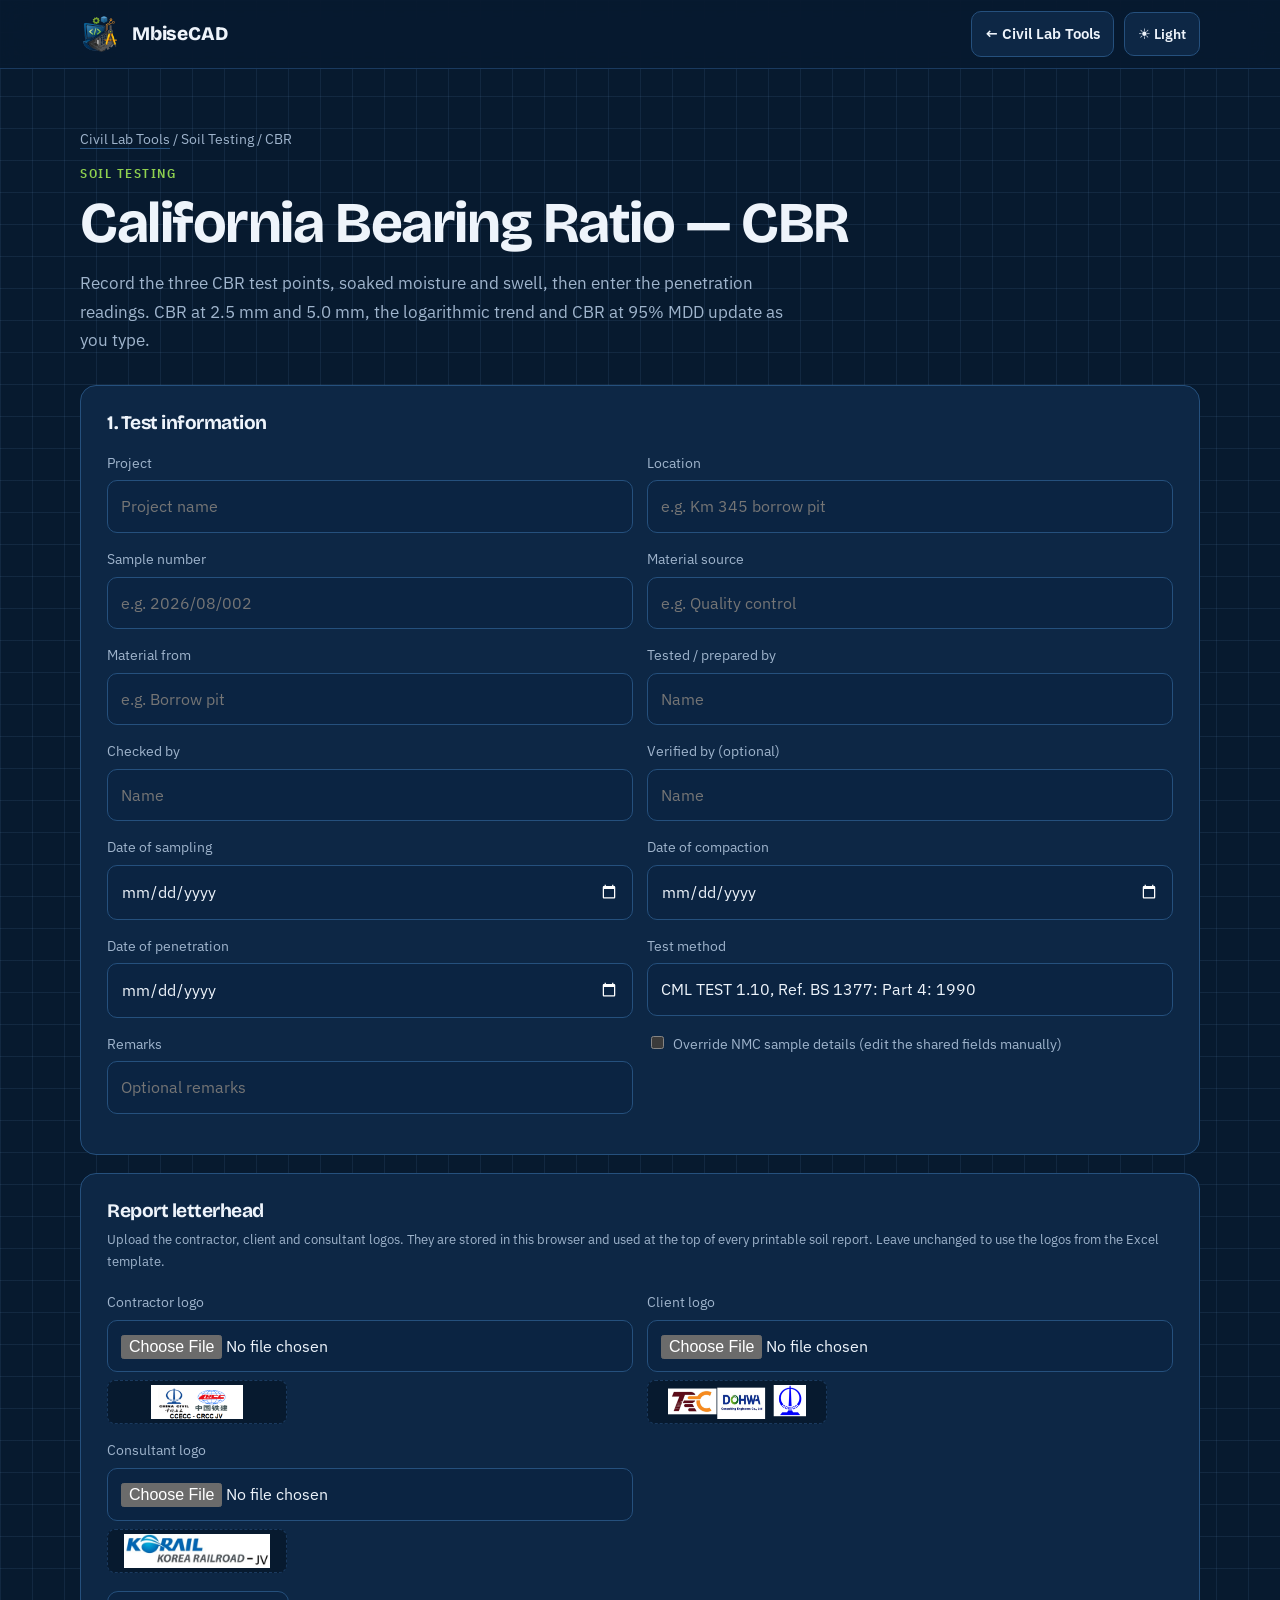
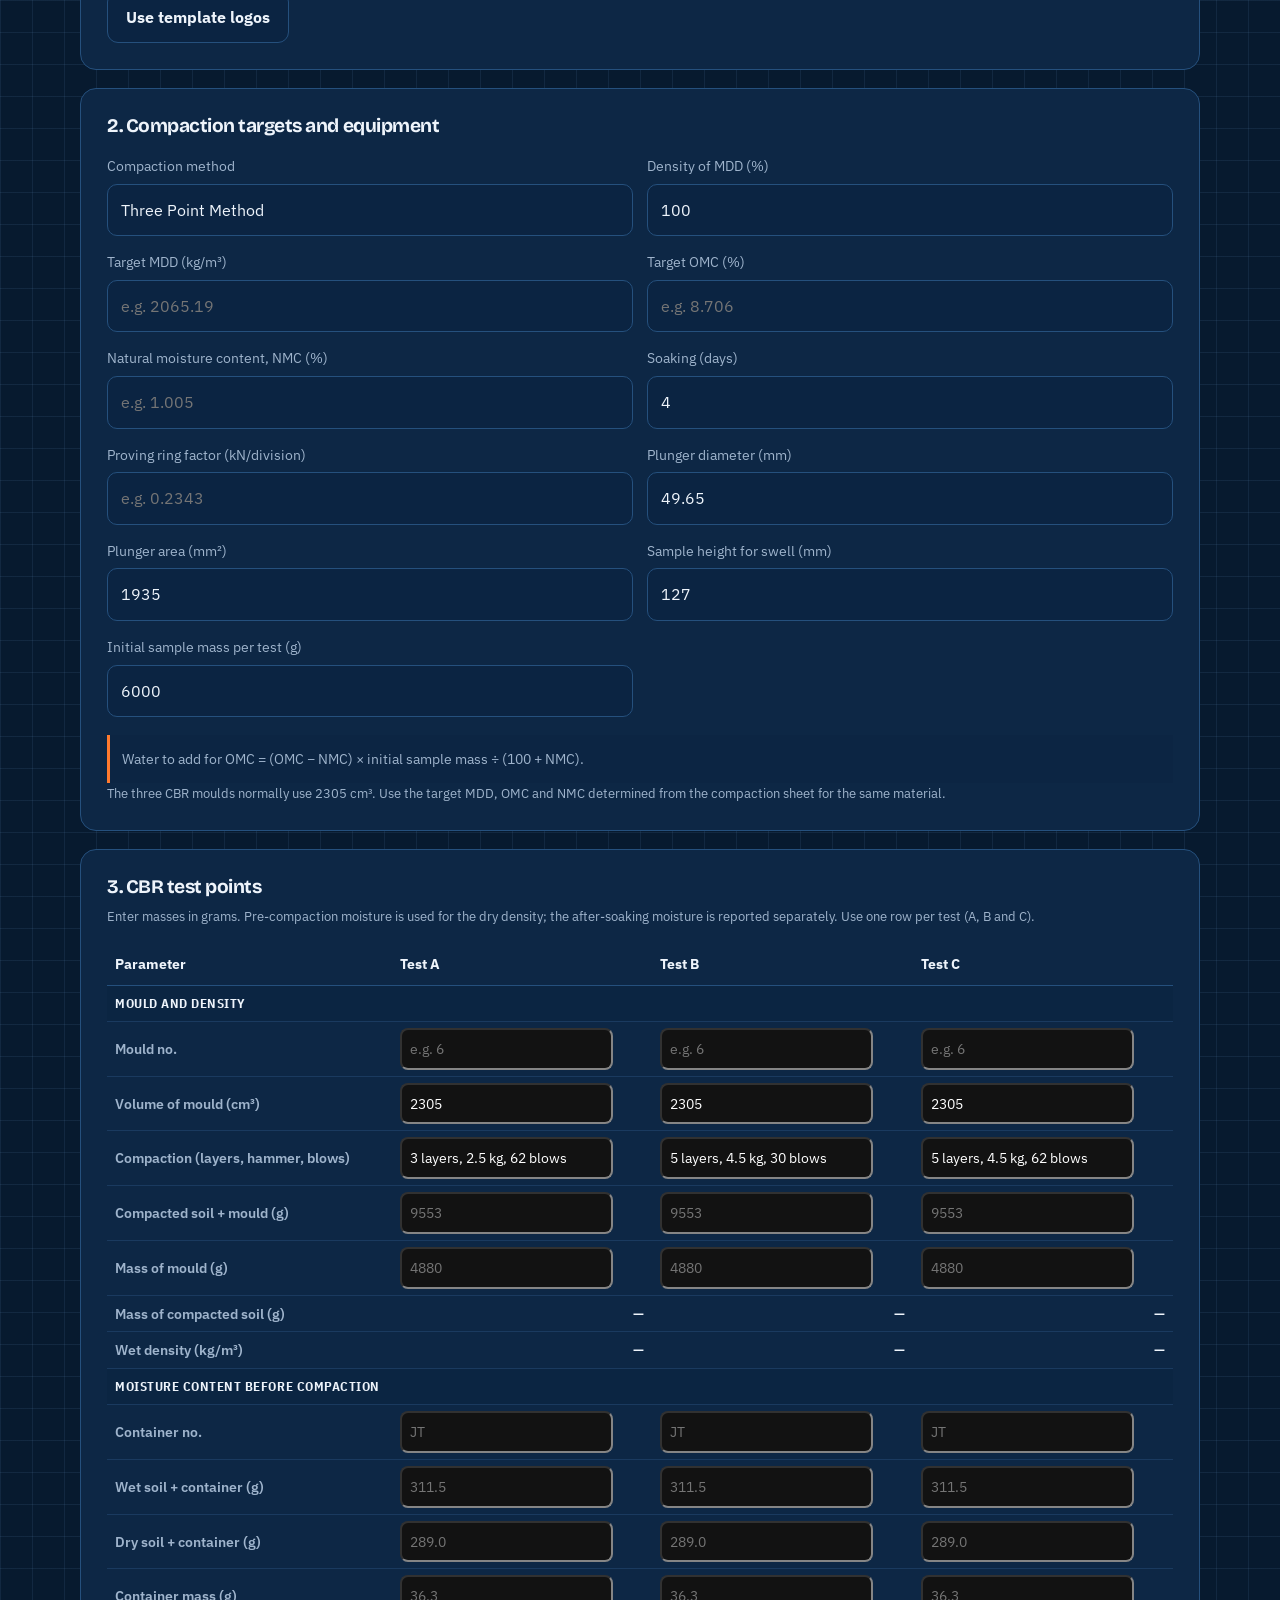
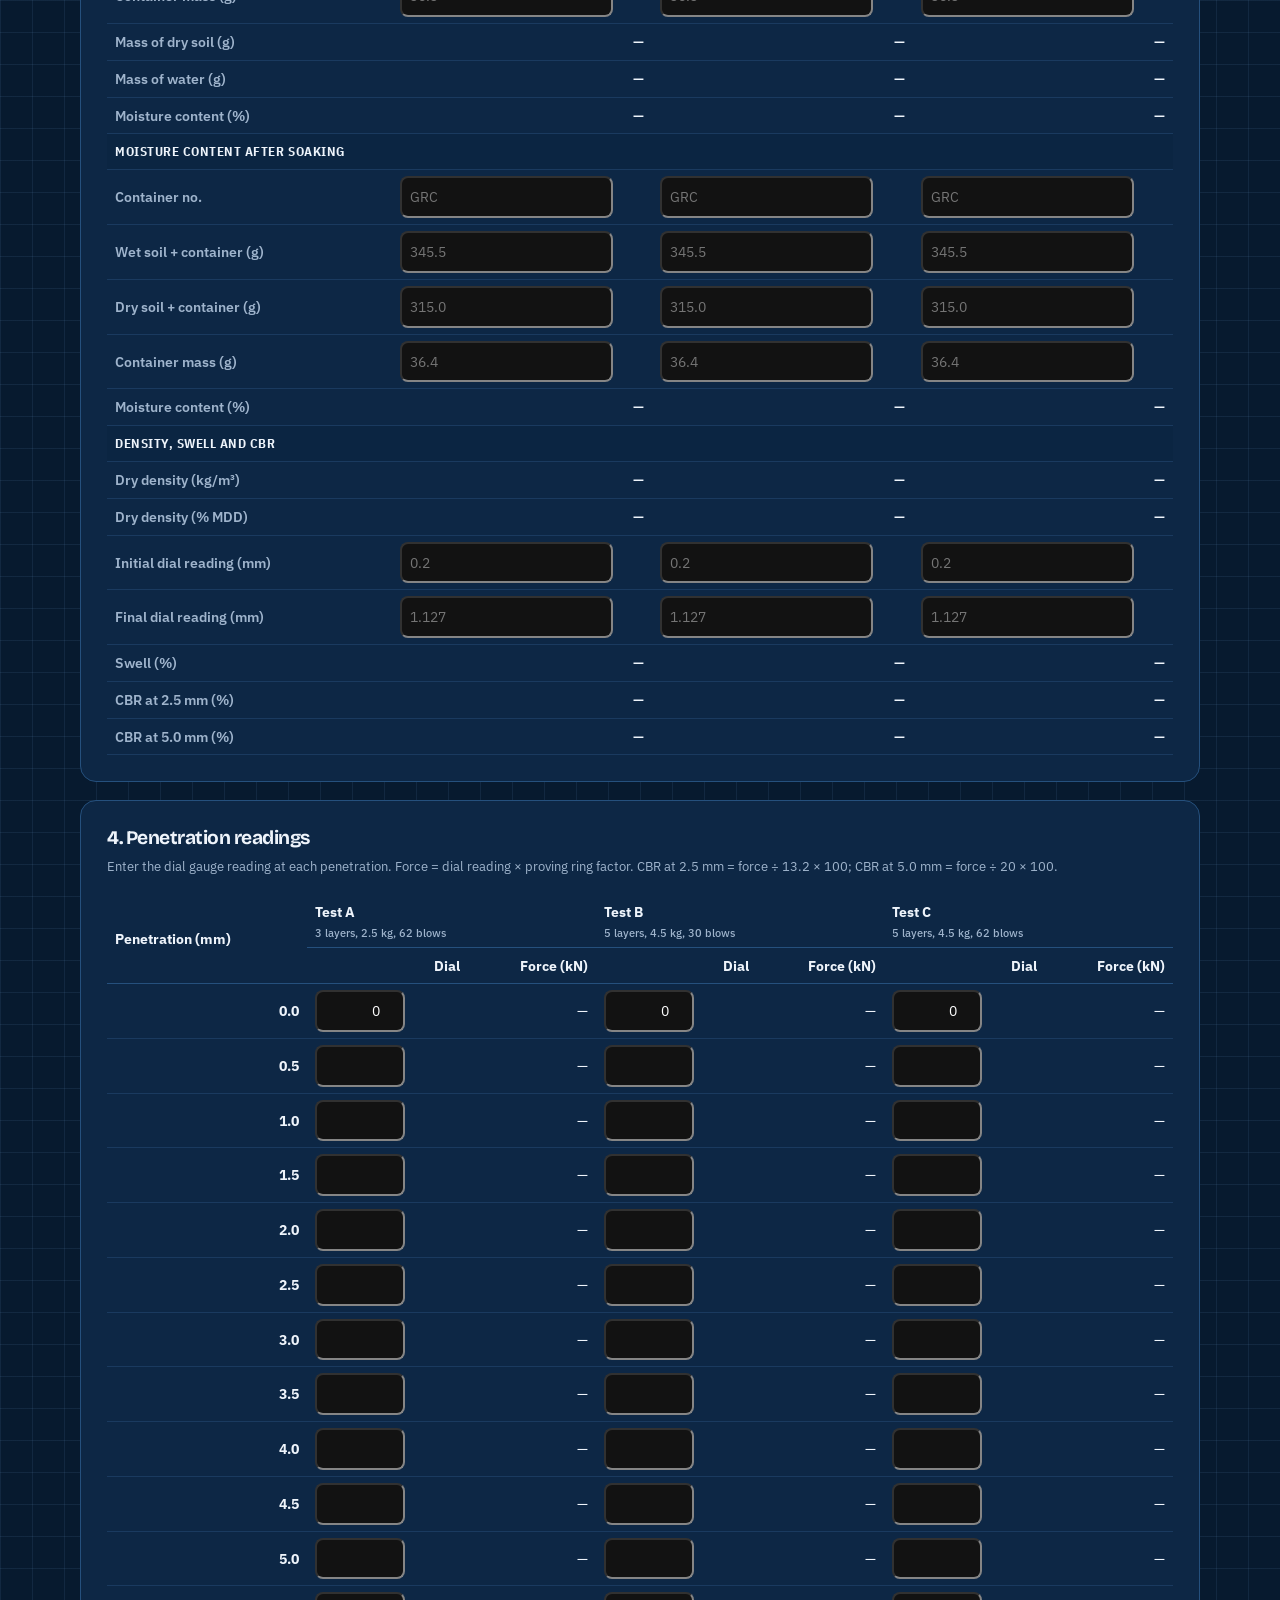
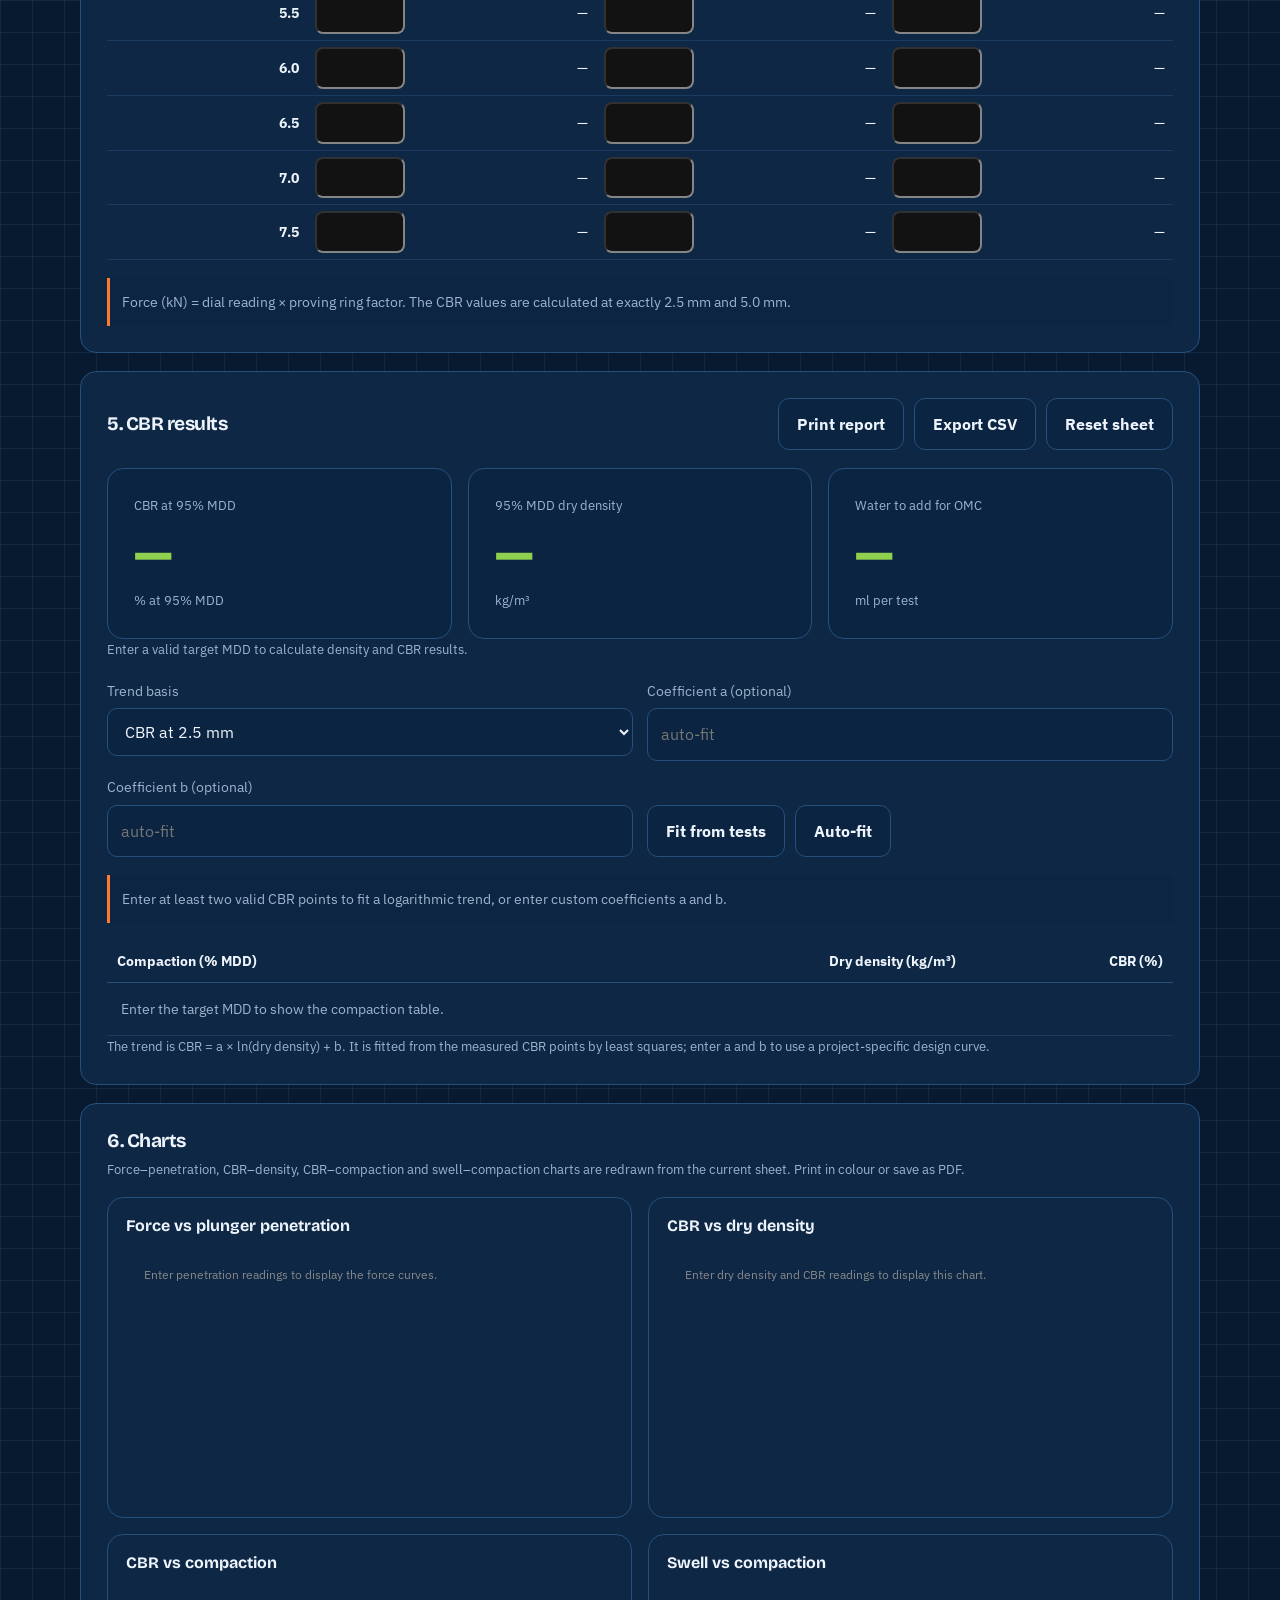
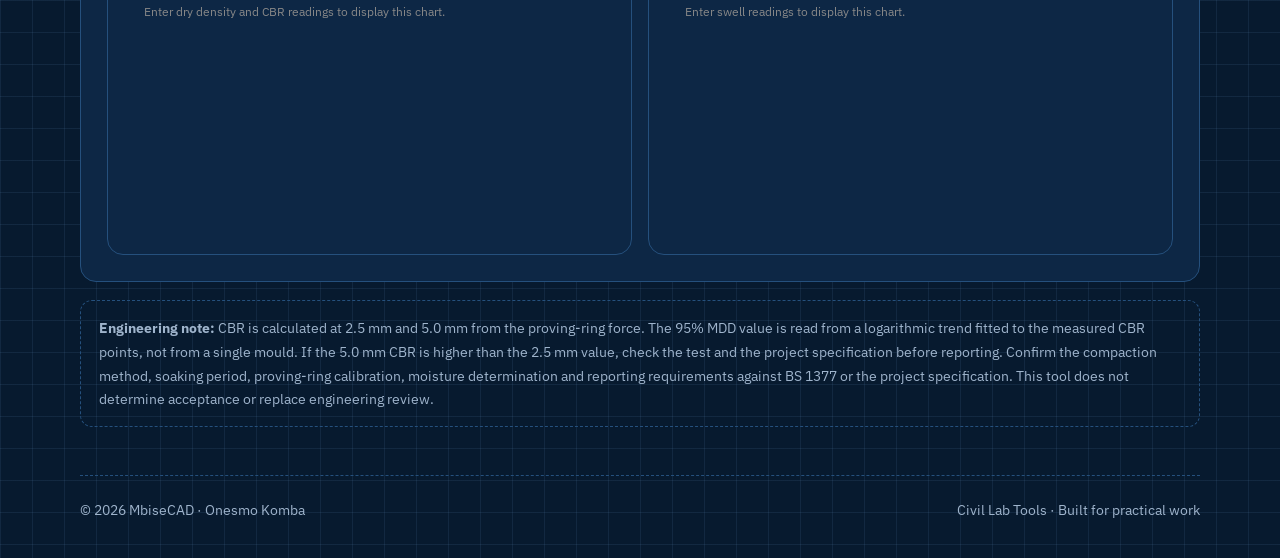
<file: tools/cbr.html>
<!doctype html>
<html lang="en">
<head>
<meta charset="utf-8">
<meta name="viewport" content="width=device-width, initial-scale=1">
<meta name="theme-color" content="#071a2f">
<meta name="description" content="California Bearing Ratio (CBR) calculator by MbiseCAD — CBR mould, soaking, swell, penetration and CBR at 95% MDD with printable report.">
<title>CBR Test Calculator — MbiseCAD</title>
<link rel="icon" type="image/png" href="../icons/mbisecad-mark.png">
<link rel="preconnect" href="https://fonts.googleapis.com">
<link rel="preconnect" href="https://fonts.gstatic.com" crossorigin>
<link href="https://fonts.googleapis.com/css2?family=Bricolage+Grotesque:opsz,wght@12..96,500;12..96,700;12..96,800&family=IBM+Plex+Sans:wght@400;500;600&family=IBM+Plex+Sans+Condensed:wght@500;600&display=swap" rel="stylesheet">
<link rel="stylesheet" href="../assets/shared.css">
<link rel="stylesheet" href="../assets/report.css">
<style>
  :root{--bad:#ff6b6b}
  [data-theme="light"]{--bad:#c62828}
  #pointTable{min-width:820px}
  #pointTable td.lbl{white-space:nowrap;color:var(--muted);font-weight:600}
  #pointTable td{padding:6px 8px;vertical-align:middle}
  #pointTable th{padding:9px 8px}
  #pointTable input{padding:7px 8px;border-radius:8px}
  #pointTable input[type="text"]{min-width:105px}
  #pointTable .group-row td{padding:9px 8px;background:color-mix(in srgb,var(--bg2) 70%,transparent);color:var(--text);font:700 .82rem var(--cond);letter-spacing:.04em;text-transform:uppercase;border-top:1px solid var(--line)}
  #pointTable .num{text-align:right;font-variant-numeric:tabular-nums}
  #pointTable .calc-val{font-weight:600;color:var(--text)}
  #penTable{min-width:720px}
  #penTable td,#penTable th{padding:6px 8px}
  #penTable input{width:90px;padding:7px 8px;border-radius:8px;text-align:right}
  #penTable .num{text-align:right;font-variant-numeric:tabular-nums}
  .pen-note{font:500 .68rem/1.25 var(--body);color:var(--muted);margin-top:3px;text-transform:none;letter-spacing:0}
  .chart-grid{display:grid;grid-template-columns:1fr 1fr;gap:16px;margin-top:16px}
  .chart-card{padding:18px}
  .chart-card h4{margin:0 0 4px;font:700 1rem/1.2 var(--display)}
  .chart-card .hint{margin:0 0 6px;font-size:.78rem}
  .chart-card .chart-wrap{margin-top:4px}
  .chart-card canvas{height:260px}
  #trendTable{min-width:420px}
  #trendTable .key-row td{font-weight:700;background:color-mix(in srgb,var(--orange) 12%,transparent)}
  .result .value .unit{font:600 .95rem/1 var(--body);color:var(--muted);margin-left:6px}
  .signatures{display:none}
  .remarks-out{display:none}
  @media print{
    #infoCard,#setupCard{display:none!important}
    #pointTable,#penTable{min-width:0}
    #pointTable th,#pointTable td,#penTable th,#penTable td{padding:3px 4px;font-size:8pt}
    #pointTable input,#penTable input{font-size:8pt;padding:0 2px;text-align:right}
    #pointTable input[type="text"]{text-align:left}
    #pointTable .group-row td{font-size:7.5pt;padding:4px}
    #pointTable .lbl{white-space:normal}
    #penTable input{width:56px}
    .chart-grid{grid-template-columns:1fr 1fr!important;gap:6px}
    .chart-card{padding:5px;break-inside:avoid}
    .chart-card h4{font-size:8.5pt}
    .chart-card .chart-wrap canvas{height:195px!important}
    #trendTable{min-width:0}
    #trendTable td,#trendTable th{padding:3px 5px}
    #resultsCard .grid{grid-template-columns:repeat(3,1fr)!important;gap:6px}
    .result .value{font-size:15pt}
    .trend-controls{display:none!important}
    .signatures{display:grid!important;grid-template-columns:1fr 1fr 1fr;gap:14px;margin-top:14px;border-top:1px solid #000;padding-top:8px;font-size:8.5pt}
    .signatures h4{margin:0 0 6px;font-size:9pt}
    .signatures p{margin:0 0 10px}
    .remarks-out{display:block;margin:10px 0 0;padding:6px 0 0;border-top:1px solid #000;font-size:9pt}
  }
  @media(max-width:800px){.chart-grid{grid-template-columns:1fr}}
</style>
<script>
  /* Weka theme mapema ili kuepuka flash ya rangi */
  try{document.documentElement.dataset.theme=localStorage.getItem('mbisecad-theme')||'dark'}catch(e){document.documentElement.dataset.theme='dark'}
</script>
</head>
<body>

<header class="topbar"><div class="wrap"><nav>
  <a class="brand" href="../index.html"><img class="logo" src="../icons/mbisecad-mark.png" alt=""><span>MbiseCAD</span></a>
  <div class="navright">
    <a class="navlink" href="../civil-lab-tools.html">← Civil Lab Tools</a>
    <button class="theme" id="themeBtn" type="button" aria-label="Switch colour theme">☀️ Light</button>
  </div>
</nav></div></header>

<main class="wrap">
  <section class="hero">
    <p class="crumbs"><a href="../civil-lab-tools.html">Civil Lab Tools</a> / Soil Testing / CBR</p>
    <div class="eyebrow">Soil Testing</div>
    <h1>California Bearing Ratio — CBR</h1>
    <p class="lead">Record the three CBR test points, soaked moisture and swell, then enter the penetration readings. CBR at 2.5 mm and 5.0 mm, the logarithmic trend and CBR at 95% MDD update as you type.</p>
  </section>

  <section id="cbr">

    <div class="tool" id="infoCard">
      <h3>1. Test information</h3>
      <div class="fields mt">
        <div class="field full"><label for="i-project">Project</label><input id="i-project" type="text" data-info="project" placeholder="Project name"></div>
        <div class="field"><label for="i-location">Location</label><input id="i-location" type="text" data-info="location" placeholder="e.g. Km 345 borrow pit"></div>
        <div class="field"><label for="i-sampleNo">Sample number</label><input id="i-sampleNo" type="text" data-info="sampleNo" placeholder="e.g. 2026/08/002"></div>
        <div class="field"><label for="i-materialSource">Material source</label><input id="i-materialSource" type="text" data-info="materialSource" placeholder="e.g. Quality control"></div>
        <div class="field"><label for="i-materialFrom">Material from</label><input id="i-materialFrom" type="text" data-info="materialFrom" placeholder="e.g. Borrow pit"></div>
        <div class="field"><label for="i-testedBy">Tested / prepared by</label><input id="i-testedBy" type="text" data-info="testedBy" placeholder="Name"></div>
        <div class="field"><label for="i-checkedBy">Checked by</label><input id="i-checkedBy" type="text" data-info="checkedBy" placeholder="Name"></div>
        <div class="field"><label for="i-verifiedBy">Verified by (optional)</label><input id="i-verifiedBy" type="text" data-info="verifiedBy" placeholder="Name"></div>
        <div class="field"><label for="i-dateSampled">Date of sampling</label><input id="i-dateSampled" type="date" data-info="dateSampled"></div>
        <div class="field"><label for="i-dateCompaction">Date of compaction</label><input id="i-dateCompaction" type="date" data-info="dateCompaction"></div>
        <div class="field"><label for="i-datePenetration">Date of penetration</label><input id="i-datePenetration" type="date" data-info="datePenetration"></div>
        <div class="field full"><label for="i-testMethod">Test method</label><input id="i-testMethod" type="text" data-info="testMethod" placeholder="e.g. CML TEST 1.10, Ref. BS 1377: Part 4: 1990"></div>
        <div class="field full"><label for="i-remarks">Remarks</label><input id="i-remarks" type="text" data-info="remarks" placeholder="Optional remarks"></div>
        <div class="field full sample-override"><label for="sampleOverride"><input id="sampleOverride" type="checkbox" data-sample-override> Override NMC sample details (edit the shared fields manually)</label></div>
        <div class="field full"><p class="hint sample-link-note" id="sampleNote"></p></div>
      </div>
    </div>

    <div id="logoSetup"></div>

    <div class="tool stack" id="setupCard">
      <h3>2. Compaction targets and equipment</h3>
      <div class="fields mt">
        <div class="field"><label for="s-compactionMethod">Compaction method</label><input id="s-compactionMethod" type="text" data-setup="compactionMethod" placeholder="e.g. Three Point Method"></div>
        <div class="field"><label for="s-mddPercent">Density of MDD (%)</label><input id="s-mddPercent" type="number" min="0" step="any" inputmode="decimal" data-setup="mddPercent" placeholder="e.g. 100" readonly aria-readonly="true" title="The target MDD is the 100% MDD reference; the summary uses 90–100% of this value."></div>
        <div class="field"><label for="s-targetMdd">Target MDD (kg/m³)</label><input id="s-targetMdd" type="number" min="0" step="any" inputmode="decimal" data-setup="targetMdd" placeholder="e.g. 2065.19"></div>
        <div class="field"><label for="s-targetOmc">Target OMC (%)</label><input id="s-targetOmc" type="number" min="0" step="any" inputmode="decimal" data-setup="targetOmc" placeholder="e.g. 8.706"></div>
        <div class="field"><label for="s-nmc">Natural moisture content, NMC (%)</label><input id="s-nmc" type="number" min="0" step="any" inputmode="decimal" data-setup="nmc" placeholder="e.g. 1.005"></div>
        <div class="field"><label for="s-soakDays">Soaking (days)</label><input id="s-soakDays" type="number" min="0" step="1" inputmode="numeric" data-setup="soakDays" placeholder="e.g. 4"></div>
        <div class="field"><label for="s-provingRing">Proving ring factor (kN/division)</label><input id="s-provingRing" type="number" min="0" step="any" inputmode="decimal" data-setup="provingRing" placeholder="e.g. 0.2343"></div>
        <div class="field"><label for="s-plungerDia">Plunger diameter (mm)</label><input id="s-plungerDia" type="number" min="0" step="any" inputmode="decimal" data-setup="plungerDia" placeholder="e.g. 49.65"></div>
        <div class="field"><label for="s-plungerArea">Plunger area (mm²)</label><input id="s-plungerArea" type="number" min="0" step="any" inputmode="decimal" data-setup="plungerArea" placeholder="e.g. 1935"></div>
        <div class="field"><label for="s-sampleHeight">Sample height for swell (mm)</label><input id="s-sampleHeight" type="number" min="0" step="any" inputmode="decimal" data-setup="sampleHeight" placeholder="e.g. 127"></div>
        <div class="field"><label for="s-initialMass">Initial sample mass per test (g)</label><input id="s-initialMass" type="number" min="0" step="any" inputmode="decimal" data-setup="initialMass" placeholder="e.g. 6000"></div>
      </div>
      <div class="formula" id="waterNote">Water to add for OMC = (OMC − NMC) × initial sample mass ÷ (100 + NMC).</div>
      <p class="hint">The three CBR moulds normally use 2305 cm³. Use the target MDD, OMC and NMC determined from the compaction sheet for the same material.</p>
    </div>

    <div class="tool stack">
      <h3>3. CBR test points</h3>
      <p class="hint">Enter masses in grams. Pre-compaction moisture is used for the dry density; the after-soaking moisture is reported separately. Use one row per test (A, B and C).</p>
      <div class="table-scroll">
        <table class="data-table" id="pointTable">
          <thead><tr><th>Parameter</th><th>Test A</th><th>Test B</th><th>Test C</th></tr></thead>
          <tbody id="pointBody"></tbody>
        </table>
      </div>
    </div>

    <div class="tool stack">
      <h3>4. Penetration readings</h3>
      <p class="hint">Enter the dial gauge reading at each penetration. Force = dial reading × proving ring factor. CBR at 2.5 mm = force ÷ 13.2 × 100; CBR at 5.0 mm = force ÷ 20 × 100.</p>
      <div class="table-scroll">
        <table class="data-table" id="penTable">
          <thead>
            <tr>
              <th rowspan="2">Penetration (mm)</th>
              <th colspan="2">Test A<div class="pen-note" id="penNoteA"></div></th>
              <th colspan="2">Test B<div class="pen-note" id="penNoteB"></div></th>
              <th colspan="2">Test C<div class="pen-note" id="penNoteC"></div></th>
            </tr>
            <tr><th class="num">Dial</th><th class="num">Force (kN)</th><th class="num">Dial</th><th class="num">Force (kN)</th><th class="num">Dial</th><th class="num">Force (kN)</th></tr>
          </thead>
          <tbody id="penBody"></tbody>
        </table>
      </div>
      <div class="formula">Force (kN) = dial reading × proving ring factor. The CBR values are calculated at exactly 2.5 mm and 5.0 mm.</div>
    </div>

    <div class="tool stack" id="resultsCard">
      <div class="head-row">
        <h3>5. CBR results</h3>
        <div class="actions">
          <button class="btn secondary" id="btnPrint" type="button">Print report</button>
          <button class="btn secondary" id="btnCsv" type="button">Export CSV</button>
          <button class="btn secondary" id="btnReset" type="button">Reset sheet</button>
        </div>
      </div>
      <div class="grid stack">
        <div class="tool result"><small>CBR at 95% MDD</small><div class="value" id="cbr95">—</div><small id="cbr95Note">%</small></div>
        <div class="tool result"><small>95% MDD dry density</small><div class="value" id="density95">—</div><small>kg/m³</small></div>
        <div class="tool result"><small>Water to add for OMC</small><div class="value" id="waterAdd">—</div><small>ml per test</small></div>
      </div>
      <p class="hint" id="message" role="status" aria-live="polite">Enter the target MDD, proving ring factor and test data. Results update as you type.</p>
      <div class="trend-controls fields mt">
        <div class="field"><label for="trendBasis">Trend basis</label><select id="trendBasis" data-setup="trendBasis"><option value="2.5">CBR at 2.5 mm</option><option value="5">CBR at 5.0 mm</option></select></div>
        <div class="field"><label for="trendA">Coefficient a (optional)</label><input id="trendA" type="number" step="any" inputmode="decimal" data-trend="a" placeholder="auto-fit"></div>
        <div class="field"><label for="trendB">Coefficient b (optional)</label><input id="trendB" type="number" step="any" inputmode="decimal" data-trend="b" placeholder="auto-fit"></div>
        <div class="field"><label>&nbsp;</label><div class="actions" style="margin:0"><button class="btn secondary" id="fitTrend" type="button">Fit from tests</button><button class="btn secondary" id="autoTrend" type="button">Auto-fit</button></div></div>
      </div>
      <div class="formula" id="trendEq">Enter at least two valid CBR points to fit a logarithmic trend.</div>
      <div class="table-scroll">
        <table class="data-table" id="trendTable">
          <thead><tr><th>Compaction (% MDD)</th><th class="num">Dry density (kg/m³)</th><th class="num">CBR (%)</th></tr></thead>
          <tbody id="trendBody"></tbody>
        </table>
      </div>
      <p class="hint">The trend is CBR = a × ln(dry density) + b. It is fitted from the measured CBR points by least squares; enter a and b to use a project-specific design curve.</p>
      <p class="hint" id="saveState"></p>
    </div>

    <div class="tool stack" id="chartsCard">
      <h3>6. Charts</h3>
      <p class="hint">Force–penetration, CBR–density, CBR–compaction and swell–compaction charts are redrawn from the current sheet. Print in colour or save as PDF.</p>
      <div class="chart-grid">
        <div class="tool chart-card"><h4>Force vs plunger penetration</h4><div class="chart-wrap"><canvas id="penChart" height="260"></canvas></div></div>
        <div class="tool chart-card"><h4>CBR vs dry density</h4><div class="chart-wrap"><canvas id="cbrDensityChart" height="260"></canvas></div></div>
        <div class="tool chart-card"><h4>CBR vs compaction</h4><div class="chart-wrap"><canvas id="cbrCompactionChart" height="260"></canvas></div></div>
        <div class="tool chart-card"><h4>Swell vs compaction</h4><div class="chart-wrap"><canvas id="swellChart" height="260"></canvas></div></div>
      </div>
    </div>

    <p class="remarks-out" id="remarksOut"></p>

    <div class="signatures">
      <div>
        <h4>PREPARED BY</h4>
        <p>Name: <span data-sign="testedBy"></span></p>
        <p>Signature: ______________________________</p>
        <p>Date: <span data-sign="date"></span></p>
        <p>Assistant Materials Technician</p>
      </div>
      <div>
        <h4>CHECKED BY</h4>
        <p>Name: <span data-sign="checkedBy"></span></p>
        <p>Signature: ______________________________</p>
        <p>Date: <span data-sign="date"></span></p>
        <p>Consultant's Materials Technician</p>
      </div>
      <div>
        <h4>VERIFIED BY</h4>
        <p>Name: <span data-sign="verifiedBy"></span></p>
        <p>Signature: ______________________________</p>
        <p>Date: <span data-sign="date"></span></p>
        <p>Consultant's Materials Engineer</p>
      </div>
    </div>

    <div class="notice"><strong>Engineering note:</strong> CBR is calculated at 2.5 mm and 5.0 mm from the proving-ring force. The 95% MDD value is read from a logarithmic trend fitted to the measured CBR points, not from a single mould. If the 5.0 mm CBR is higher than the 2.5 mm value, check the test and the project specification before reporting. Confirm the compaction method, soaking period, proving-ring calibration, moisture determination and reporting requirements against BS 1377 or the project specification. This tool does not determine acceptance or replace engineering review.</div>

  </section>
</main>

<div id="printSheet" class="print-sheet" aria-hidden="true"></div>

<footer><div class="wrap footer"><span>© <span id="year"></span> MbiseCAD · Onesmo Komba</span><span>Civil Lab Tools · Built for practical work</span></div></footer>

<script src="../assets/shared.js"></script>
<script src="../assets/tool-kit.js"></script>
<script>
(function(){
  'use strict';

  var TK=window.MbiseTool||null;
  var el=function(id){return document.getElementById(id)};
  var POINTS=['A','B','C'];
  var PEN_STEPS=(function(){var a=[];for(var i=0;i<=15;i++)a.push(i/2);return a;})();
  var POINT_FIELDS=['mouldNo','volume','compaction','mouldWet','mouldMass','containerNo','wetCont','dryCont','contMass','soakContainerNo','soakWetCont','soakDryCont','soakContMass','initialDial','finalDial'];

  var POINT_ROWS=[
    {group:'Mould and density'},
    {key:'mouldNo',label:'Mould no.',type:'text',ph:'e.g. 6'},
    {key:'volume',label:'Volume of mould (cm³)',type:'number',ph:'2305'},
    {key:'compaction',label:'Compaction (layers, hammer, blows)',type:'text',ph:'5 layers, 4.5 kg, 62 blows'},
    {key:'mouldWet',label:'Compacted soil + mould (g)',type:'number',ph:'9553'},
    {key:'mouldMass',label:'Mass of mould (g)',type:'number',ph:'4880'},
    {key:'massSoil',label:'Mass of compacted soil (g)',calc:true,dec:1},
    {key:'wetDensity',label:'Wet density (kg/m³)',calc:true,dec:1},
    {group:'Moisture content before compaction'},
    {key:'containerNo',label:'Container no.',type:'text',ph:'JT'},
    {key:'wetCont',label:'Wet soil + container (g)',type:'number',ph:'311.5'},
    {key:'dryCont',label:'Dry soil + container (g)',type:'number',ph:'289.0'},
    {key:'contMass',label:'Container mass (g)',type:'number',ph:'36.3'},
    {key:'drySoil',label:'Mass of dry soil (g)',calc:true,dec:1},
    {key:'water',label:'Mass of water (g)',calc:true,dec:1},
    {key:'preMc',label:'Moisture content (%)',calc:true,dec:2},
    {group:'Moisture content after soaking'},
    {key:'soakContainerNo',label:'Container no.',type:'text',ph:'GRC'},
    {key:'soakWetCont',label:'Wet soil + container (g)',type:'number',ph:'345.5'},
    {key:'soakDryCont',label:'Dry soil + container (g)',type:'number',ph:'315.0'},
    {key:'soakContMass',label:'Container mass (g)',type:'number',ph:'36.4'},
    {key:'soakMc',label:'Moisture content (%)',calc:true,dec:2},
    {group:'Density, swell and CBR'},
    {key:'dryDensity',label:'Dry density (kg/m³)',calc:true,dec:1},
    {key:'pctMdd',label:'Dry density (% MDD)',calc:true,dec:2},
    {key:'initialDial',label:'Initial dial reading (mm)',type:'number',ph:'0.2'},
    {key:'finalDial',label:'Final dial reading (mm)',type:'number',ph:'1.127'},
    {key:'swell',label:'Swell (%)',calc:true,dec:2},
    {key:'cbr25',label:'CBR at 2.5 mm (%)',calc:true,dec:2},
    {key:'cbr50',label:'CBR at 5.0 mm (%)',calc:true,dec:2}
  ];

  function escapeHTML(value){
    return String(value==null?'':value).replace(/[&<>"']/g,function(ch){
      return {'&':'&amp;','<':'&lt;','>':'&gt;','"':'&quot;',"'":'&#39;'}[ch];
    });
  }
  function fmt(n,d){
    d=d===undefined?2:d;
    if(typeof n!=='number'||!isFinite(n))return '—';
    var s=n.toFixed(d);
    if(/^-0(\.0*)?$/.test(s))s=s.slice(1);
    return s;
  }
  function num(value){
    var s=String(value==null?'':value).trim();
    return s===''?NaN:Number(s);
  }
  function each(selector,fn){Array.prototype.forEach.call(document.querySelectorAll(selector),fn);}
  function pointNote(p){
    if(p==='A')return '3 layers, 2.5 kg, 62 blows';
    if(p==='B')return '5 layers, 4.5 kg, 30 blows';
    return '5 layers, 4.5 kg, 62 blows';
  }
  function defaultState(){
    var base={
      info:{project:'',location:'',sampleNo:'',materialSource:'',materialFrom:'',testedBy:'',checkedBy:'',verifiedBy:'',dateSampled:'',dateCompaction:'',datePenetration:'',testMethod:'CML TEST 1.10, Ref. BS 1377: Part 4: 1990',remarks:''},
      setup:{compactionMethod:'Three Point Method',mddPercent:'100',targetMdd:'',targetOmc:'',nmc:'',soakDays:'4',provingRing:'',plungerDia:'49.65',plungerArea:'1935',sampleHeight:'127',initialMass:'6000',trendBasis:'2.5',trendA:'',trendB:''},
      points:{},pen:{}
    };
    POINTS.forEach(function(p){
      base.points[p]={mouldNo:'',volume:'2305',compaction:pointNote(p),mouldWet:'',mouldMass:'',containerNo:'',wetCont:'',dryCont:'',contMass:'',soakContainerNo:'',soakWetCont:'',soakDryCont:'',soakContMass:'',initialDial:'',finalDial:''};
      base.pen[p]=PEN_STEPS.map(function(mm,i){return i===0?'0':'';});
    });
    return base;
  }

  var state=defaultState(),lastResult=null,restored=false,suppressSave=false;
  var SAMPLE_MAP={project:'project',location:'location',materialFor:'materialSource',materialFrom:'materialFrom',dateSampled:'dateSampled'};
  var esc=function(v){return (TK?TK.escapeHTML:escapeHTML)(v)};

  function applyLinkedSample(){
    if(!TK)return;
    var linked=state.info.sampleOverride!=='1';
    var result=linked?TK.linkSample(state.info,state.info.sampleNo,SAMPLE_MAP):{record:null,linked:false};
    if(result.linked&&result.record&&String(result.record.nmc||'')!=='')state.setup.nmc=String(result.record.nmc);
    var note=el('sampleNote');
    if(note)note.textContent=result.linked&&result.record
      ? 'Shared sample details and NMC filled from NMC sample '+state.info.sampleNo+'. Uncheck override to re-link.'
      : (state.info.sampleOverride==='1'?'Local override active — shared fields are editable.':'');
    if(el('sampleOverride'))el('sampleOverride').checked=state.info.sampleOverride==='1';
    ['project','location','materialSource','materialFrom','dateSampled'].forEach(function(k){
      var input=document.querySelector('[data-info="'+k+'"]');
      if(input)input.readOnly=result.linked&&!!result.record;
    });
    var nmc=document.querySelector('[data-setup="nmc"]');
    if(nmc)nmc.readOnly=result.linked&&!!result.record&&String(result.record.nmc||'')!=='';
  }

  var drawSoon=TK?TK.debounce(function(){drawAll(false);},120):function(){drawAll(false);};
  var saveSoon=TK?TK.debounce(saveNow,600):function(){};

  function saveNow(){
    if(!TK||suppressSave)return;
    var ok=TK.store('cbr').save(state);
    var status=el('saveState');
    if(status){
      var d=new Date(),p=function(n){return n<10?'0'+n:String(n)};
      status.textContent=ok?('Saved in this browser at '+p(d.getHours())+':'+p(d.getMinutes())+'.'):'Could not save in this browser.';
      status.className=ok?'hint':'hint bad-text';
    }
  }

  function restore(){
    if(!TK)return;
    var saved=TK.store('cbr').load(null);
    if(!saved||typeof saved!=='object')return;
    restored=true;
    var base=defaultState();
    ['info','setup'].forEach(function(group){
      if(saved[group]&&typeof saved[group]==='object'){
        Object.keys(base[group]).forEach(function(k){
          var v=saved[group][k];
          if(typeof v==='string'||typeof v==='number')base[group][k]=String(v);
        });
      }
    });
    POINTS.forEach(function(p){
      if(saved.points&&saved.points[p]&&typeof saved.points[p]==='object'){
        Object.keys(base.points[p]).forEach(function(k){
          var v=saved.points[p][k];
          if(typeof v==='string'||typeof v==='number')base.points[p][k]=String(v);
        });
      }
      if(saved.pen&&Object.prototype.toString.call(saved.pen[p])==='[object Array]'){
        for(var i=0;i<PEN_STEPS.length;i++){
          var v=saved.pen[p][i];
          if(typeof v==='string'||typeof v==='number')base.pen[p][i]=String(v);
        }
      }
    });
    if(base.setup.trendBasis!=='2.5'&&base.setup.trendBasis!=='5')base.setup.trendBasis='2.5';
    state=base;
  }

  function syncFromDom(){
    each('[data-info]',function(t){state.info[t.getAttribute('data-info')]=t.value;});
    each('[data-setup]',function(t){state.setup[t.getAttribute('data-setup')]=t.value;});
    each('[data-point]',function(t){
      var p=t.getAttribute('data-point'),f=t.getAttribute('data-field');
      if(state.points[p]&&f)state.points[p][f]=t.value;
    });
    each('[data-pen]',function(t){
      var p=t.getAttribute('data-pen'),i=Number(t.getAttribute('data-i'));
      if(state.pen[p]&&isFinite(i))state.pen[p][i]=t.value;
    });
    each('[data-trend]',function(t){
      if(t.getAttribute('data-trend')==='a')state.setup.trendA=t.value;
      else state.setup.trendB=t.value;
    });
  }

  function syncInputs(){
    each('[data-info]',function(t){t.value=state.info[t.getAttribute('data-info')]||'';});
    each('[data-setup]',function(t){t.value=state.setup[t.getAttribute('data-setup')]||'';});
    each('[data-point]',function(t){
      var p=t.getAttribute('data-point'),f=t.getAttribute('data-field');
      t.value=(state.points[p]&&state.points[p][f])||'';
    });
    each('[data-pen]',function(t){
      var p=t.getAttribute('data-pen'),i=Number(t.getAttribute('data-i'));
      t.value=(state.pen[p]&&state.pen[p][i])||'';
    });
    each('[data-trend]',function(t){
      t.value=(t.getAttribute('data-trend')==='a'?state.setup.trendA:state.setup.trendB)||'';
    });
    if(el('trendBasis'))el('trendBasis').value=state.setup.trendBasis;
    updatePenNotes();
    applyLinkedSample();
  }

  function buildPointTable(){
    var body=el('pointBody');
    if(!body)return;
    var html='';
    POINT_ROWS.forEach(function(row){
      if(row.group){
        html+='<tr class="group-row"><td colspan="4">'+escapeHTML(row.group)+'</td></tr>';
        return;
      }
      html+='<tr><td class="lbl">'+escapeHTML(row.label)+'</td>';
      POINTS.forEach(function(p){
        if(row.calc){
          html+='<td class="num"><span class="calc-val" id="c-'+p+'-'+row.key+'">—</span></td>';
        }else{
          html+='<td><input type="'+row.type+'"'+(row.type==='number'?' min="0" step="any" inputmode="decimal"':'')+' data-point="'+p+'" data-field="'+row.key+'" aria-label="'+escapeHTML(row.label+' — Test '+p)+'"'+(row.ph?' placeholder="'+escapeHTML(row.ph)+'"':'')+' autocomplete="off"></td>';
        }
      });
      html+='</tr>';
    });
    body.innerHTML=html;
  }

  function buildPenTable(){
    var body=el('penBody');
    if(!body)return;
    var html='';
    PEN_STEPS.forEach(function(mm,i){
      html+='<tr><td class="num"><strong>'+mm.toFixed(1)+'</strong></td>';
      POINTS.forEach(function(p){
        html+='<td><input type="number" min="0" step="any" inputmode="decimal" data-pen="'+p+'" data-i="'+i+'" aria-label="Test '+p+' dial reading at '+mm.toFixed(1)+' mm"></td><td class="num"><span id="f-'+p+'-'+i+'">—</span></td>';
      });
      html+='</tr>';
    });
    body.innerHTML=html;
  }

  function updatePenNotes(){
    POINTS.forEach(function(p){
      var e=el('penNote'+p);
      if(e)e.textContent=state.points[p].compaction||'';
    });
  }

  function penForce(p,i,prf){
    var v=num(state.pen[p]&&state.pen[p][i]);
    return (isFinite(v)&&isFinite(prf)&&prf>0)?v*prf:NaN;
  }

  function calcPoint(p,targetMdd,sampleHeight,prf){
    var d=state.points[p],out={};
    var volume=num(d.volume),mw=num(d.mouldWet),mm=num(d.mouldMass);
    out.massSoil=(isFinite(mw)&&isFinite(mm))?mw-mm:NaN;
    out.wetDensity=(out.massSoil>0&&volume>0)?out.massSoil/volume*1000:NaN;
    var wet=num(d.wetCont),dry=num(d.dryCont),tare=num(d.contMass);
    out.drySoil=(isFinite(dry)&&isFinite(tare))?dry-tare:NaN;
    out.water=(isFinite(wet)&&isFinite(dry))?wet-dry:NaN;
    out.preMc=(out.drySoil>0&&out.water>=0)?out.water/out.drySoil*100:NaN;
    var sw=num(d.soakWetCont),sd=num(d.soakDryCont),st=num(d.soakContMass);
    var soakDry=(isFinite(sd)&&isFinite(st))?sd-st:NaN;
    var soakWater=(isFinite(sw)&&isFinite(sd))?sw-sd:NaN;
    out.soakMc=(soakDry>0&&soakWater>=0)?soakWater/soakDry*100:NaN;
    out.dryDensity=(out.wetDensity>0&&isFinite(out.preMc))?out.wetDensity*100/(100+out.preMc):NaN;
    out.pctMdd=(out.dryDensity>0&&targetMdd>0)?out.dryDensity/targetMdd*100:NaN;
    var ini=num(d.initialDial),fin=num(d.finalDial);
    out.swell=(isFinite(ini)&&isFinite(fin)&&sampleHeight>0)?(fin-ini)*100/sampleHeight:NaN;
    var f25=penForce(p,5,prf),f50=penForce(p,10,prf);
    out.force25=f25;out.force50=f50;
    out.cbr25=isFinite(f25)?f25/13.2*100:NaN;
    out.cbr50=isFinite(f50)?f50/20*100:NaN;
    return out;
  }

  function fitTrend(points){
    var pts=points.filter(function(p){
      return p&&isFinite(p.x)&&p.x>0&&isFinite(p.y)&&p.y>=0;
    });
    if(pts.length<2)return null;
    var n=pts.length,sx=0,sy=0,sxx=0,sxy=0,syy=0,lx;
    pts.forEach(function(p){
      lx=Math.log(p.x);sx+=lx;sy+=p.y;sxx+=lx*lx;sxy+=lx*p.y;syy+=p.y*p.y;
    });
    var denom=n*sxx-sx*sx;
    if(Math.abs(denom)<1e-12)return null;
    var a=(n*sxy-sx*sy)/denom,b=(sy-a*sx)/n;
    if(!isFinite(a)||!isFinite(b))return null;
    var mean=sy/n,ssTot=0,ssRes=0;
    pts.forEach(function(p){
      var fit=a*Math.log(p.x)+b;
      ssTot+=(p.y-mean)*(p.y-mean);
      ssRes+=(p.y-fit)*(p.y-fit);
    });
    return {a:a,b:b,r2:ssTot>1e-12?1-ssRes/ssTot:null,n:n,fit:true};
  }

  function fitLinear(points){
    var pts=points.filter(function(p){return p&&isFinite(p.x)&&isFinite(p.y);});
    if(pts.length<2)return null;
    var n=pts.length,sx=0,sy=0,sxx=0,sxy=0;
    pts.forEach(function(p){sx+=p.x;sy+=p.y;sxx+=p.x*p.x;sxy+=p.x*p.y;});
    var denom=n*sxx-sx*sx;
    if(Math.abs(denom)<1e-12)return null;
    var m=(n*sxy-sx*sy)/denom,b=(sy-m*sx)/n;
    return isFinite(m)&&isFinite(b)?{m:m,b:b}:null;
  }

  function setText(id,value,dec){
    var e=el(id);
    if(e)e.textContent=(typeof value==='number'&&isFinite(value))?fmt(value,dec):'—';
  }
  function renderPoint(p,r){
    setText('c-'+p+'-massSoil',r.massSoil,1);
    setText('c-'+p+'-wetDensity',r.wetDensity,1);
    setText('c-'+p+'-drySoil',r.drySoil,1);
    setText('c-'+p+'-water',r.water,1);
    setText('c-'+p+'-preMc',r.preMc,2);
    setText('c-'+p+'-soakMc',r.soakMc,2);
    setText('c-'+p+'-dryDensity',r.dryDensity,1);
    setText('c-'+p+'-pctMdd',r.pctMdd,2);
    setText('c-'+p+'-swell',r.swell,2);
    setText('c-'+p+'-cbr25',r.cbr25,2);
    setText('c-'+p+'-cbr50',r.cbr50,2);
    for(var i=0;i<PEN_STEPS.length;i++)setText('f-'+p+'-'+i,penForce(p,i,lastResult?lastResult.prf:NaN),3);
  }

  function renderTrend(){
    var body=el('trendBody');
    if(body){
      if(!lastResult||!lastResult.rows.length){
        body.innerHTML='<tr><td colspan="3" class="empty">Enter the target MDD to show the compaction table.</td></tr>';
      }else{
        body.innerHTML=lastResult.rows.map(function(row){
          return '<tr'+(row.pct===95?' class="key-row"':'')+'><td>'+row.pct+'</td><td class="num">'+fmt(row.density,0)+'</td><td class="num">'+(isFinite(row.cbr)?fmt(row.cbr,2):'—')+'</td></tr>';
        }).join('');
      }
    }
    var eq=el('trendEq');
    if(!eq)return;
    var t=lastResult&&lastResult.trend;
    if(t){
      var sign=t.b<0?' − ':' + ';
      var text='CBR = '+fmt(t.a,4)+' × ln(ρd)'+sign+fmt(Math.abs(t.b),4);
      if(t.r2!==null&&t.r2!==undefined)text+='   ·   R² = '+fmt(t.r2,4);
      text+='   ·   '+(t.fit?'Fitted from '+t.n+' tests':'Custom coefficients')+' at '+lastResult.basis+' mm.';
      if(t.a<0)text+=' Negative slope — check the data.';
      if(lastResult.partialTrend)text+=' Enter both a and b, or clear both for auto-fit.';
      eq.textContent=text;
    }else{
      eq.textContent=lastResult&&lastResult.partialTrend?'Enter both a and b, or clear both for auto-fit.':'Enter at least two valid CBR points to fit a logarithmic trend, or enter custom coefficients a and b.';
    }
  }

  function renderResults(){
    var r=lastResult;
    if(!r)return;
    setText('cbr95',r.cbr95,2);
    setText('density95',r.targetMdd>0?r.targetMdd*0.95:NaN,0);
    setText('waterAdd',r.waterAdd,1);
    var note=el('cbr95Note');
    if(note){
      if(r.trend)note.textContent='CBR at '+r.basis+' mm · '+(r.mode==='custom'?'custom trend':'fitted trend');
      else note.textContent='% at 95% MDD';
    }
    var water=el('waterNote');
    if(water){
      var text='Water to add for OMC = (OMC − NMC) × initial sample mass ÷ (100 + NMC).';
      if(isFinite(r.waterAdd))text+=' = '+fmt(r.waterAdd,1)+' ml per test';
      water.textContent=text;
    }
    var msg=el('message');
    if(!msg)return;
    var calculated=POINTS.filter(function(p){return isFinite(r.points[p].dryDensity);}).length;
    if(!(r.targetMdd>0))msg.textContent='Enter a valid target MDD to calculate density and CBR results.';
    else if(!(r.prf>0))msg.textContent='Enter the proving ring factor to calculate CBR.';
    else if(calculated===0)msg.textContent='Enter a CBR test point to begin.';
    else if(r.trendPts.length===0)msg.textContent='Enter penetration readings at 2.5 mm and 5.0 mm to calculate CBR.';
    else if(r.trendPts.length===1)msg.textContent=r.trendPts.length+' valid CBR point · add one more to fit the trend.';
    else if(r.mode==='custom')msg.textContent=r.trendPts.length+' CBR points calculated · using custom trend coefficients.';
    else if(r.mode==='fit')msg.textContent=r.trendPts.length+' CBR points calculated · trend fitted from '+r.trendPts.length+' points.';
    else msg.textContent=r.trendPts.length+' CBR points calculated.';
    if(r.partialTrend)msg.textContent+=' Enter both a and b, or clear both for auto-fit.';
  }

  function syncSignatures(){
    each('[data-sign]',function(t){
      var key=t.getAttribute('data-sign'),value='';
      if(key==='date')value=state.info.datePenetration||state.info.dateCompaction||'';
      else if(key==='verifiedBy')value=state.info.verifiedBy||state.info.checkedBy||'';
      else value=state.info[key]||'';
      t.textContent=value;
    });
    var out=el('remarksOut');
    if(out)out.textContent=state.info.remarks?('Remarks: '+state.info.remarks):'';
  }

  function calc(){
    var s=state.setup,targetMdd=num(s.targetMdd),targetOmc=num(s.targetOmc),nmc=num(s.nmc),prf=num(s.provingRing),sampleHeight=num(s.sampleHeight),initialMass=num(s.initialMass);
    var waterAdd=(isFinite(targetOmc)&&isFinite(nmc)&&isFinite(initialMass)&&initialMass>0&&nmc>=0)?(targetOmc-nmc)*initialMass/(100+nmc):NaN;
    var points={};
    POINTS.forEach(function(p){
      points[p]=calcPoint(p,targetMdd,sampleHeight,prf);
    });
    var basis=s.trendBasis==='5'?'5':'2.5';
    var trendPts=POINTS.map(function(p){
      return {x:points[p].dryDensity,y:basis==='5'?points[p].cbr50:points[p].cbr25};
    }).filter(function(p){return isFinite(p.x)&&p.x>0&&isFinite(p.y)&&p.y>=0;});
    var fit=fitTrend(trendPts);
    var aRaw=String(s.trendA==null?'':s.trendA).trim(),bRaw=String(s.trendB==null?'':s.trendB).trim();
    var partialTrend=(aRaw!==''&&bRaw==='')||(aRaw===''&&bRaw!=='');
    var custom=(aRaw!==''&&bRaw!=='');
    var a=num(aRaw),b=num(bRaw),trend=null,mode='none';
    if(custom&&isFinite(a)&&isFinite(b)){
      trend={a:a,b:b,r2:fit?fit.r2:null,n:trendPts.length,fit:false};
      mode='custom';
    }else if(fit){
      trend=fit;mode='fit';
    }
    var rows=[];
    if(isFinite(targetMdd)&&targetMdd>0){
      [90,93,95,98,100].forEach(function(pct){
        var density=targetMdd*pct/100;
        var cbr=trend?trend.a*Math.log(density)+trend.b:NaN;
        rows.push({pct:pct,density:density,cbr:cbr});
      });
    }
    var cbr95=null;
    rows.forEach(function(row){if(row.pct===95)cbr95=row.cbr;});
    lastResult={points:points,trend:trend,fit:fit,mode:mode,rows:rows,cbr95:isFinite(cbr95)?cbr95:null,targetMdd:targetMdd,basis:basis,waterAdd:waterAdd,trendPts:trendPts,prf:prf,targetOmc:targetOmc,nmc:nmc,partialTrend:partialTrend};
    POINTS.forEach(function(p){renderPoint(p,points[p]);});
    renderTrend();
    renderResults();
    syncSignatures();
    drawSoon();
    return lastResult;
  }

  /* ---------- charts ---------- */
  function chartBase(id,printMode){
    var canvas=el(id);
    if(!canvas)return null;
    var rect=canvas.getBoundingClientRect(),W=Math.max(280,rect.width||560),H=260,dpr=printMode?1:(window.devicePixelRatio||1);
    canvas.width=Math.round(W*dpr);canvas.height=Math.round(H*dpr);canvas.style.height=H+'px';
    var ctx=canvas.getContext('2d');
    if(!ctx)return null;
    ctx.setTransform(dpr,0,0,dpr,0,0);ctx.clearRect(0,0,W,H);
    function cv(name,d){
      try{
        var value=getComputedStyle(document.documentElement).getPropertyValue(name).trim();
        return value||d;
      }catch(e){return d;}
    }
    var p={
      muted:printMode?'#333':cv('--muted','#888'),
      grid:printMode?'#d9d9d9':cv('--line-soft','#ccc'),
      axis:printMode?'#666':cv('--line','#999'),
      ink:printMode?'#000':cv('--text','#000'),
      panel:printMode?'#fff':cv('--panel','#fff'),
      orange:printMode?'#ef6c00':cv('--orange','#f70'),
      green:printMode?'#2e7d32':cv('--green','#4a4'),
      blue:'#1565c0',
      red:printMode?'#b00020':'#dc2626'
    };
    return {ctx:ctx,W:W,H:H,p:p};
  }

  function chartAxes(base,opt){
    var ctx=base.ctx,W=base.W,H=base.H,p=base.p;
    var L=58,R=16,T=24,B=44;
    var x0=opt.x0,x1=opt.x1,y0=opt.y0,y1=opt.y1;
    if(!(x1>x0))x1=x0+1;
    if(!(y1>y0))y1=y0+1;
    function X(v){return L+(v-x0)/(x1-x0)*(W-L-R);}
    function Y(v){return H-B-(v-y0)/(y1-y0)*(H-T-B);}
    ctx.font='11px IBM Plex Sans, sans-serif';ctx.fillStyle=p.muted;ctx.textBaseline='alphabetic';
    ctx.lineWidth=1;ctx.strokeStyle=p.grid;
    for(var i=0;i<=4;i++){
      var yv=y0+(y1-y0)*i/4,y=Y(yv);
      ctx.beginPath();ctx.moveTo(L,y);ctx.lineTo(W-R,y);ctx.stroke();
      ctx.textAlign='right';ctx.fillText(opt.yFmt(yv),L-6,y+4);
    }
    for(i=0;i<=5;i++){
      var xv=x0+(x1-x0)*i/5,x=X(xv);
      ctx.beginPath();ctx.moveTo(x,T);ctx.lineTo(x,H-B);ctx.stroke();
      ctx.textAlign='center';ctx.fillText(opt.xFmt(xv),x,H-B+15);
    }
    ctx.strokeStyle=p.axis;ctx.beginPath();ctx.moveTo(L,T);ctx.lineTo(L,H-B);ctx.lineTo(W-R,H-B);ctx.stroke();
    ctx.fillStyle=p.muted;ctx.textAlign='center';ctx.fillText(opt.xLabel,(L+W-R)/2,H-5);
    ctx.save();ctx.translate(13,(T+H-B)/2);ctx.rotate(-Math.PI/2);ctx.fillText(opt.yLabel,0,0);ctx.restore();
    return {X:X,Y:Y,W:W,H:H,L:L,R:R,T:T,B:B};
  }

  function noChartData(ctx,msg){
    ctx.fillStyle='#888';ctx.font='12px IBM Plex Sans, sans-serif';ctx.textAlign='left';ctx.fillText(msg,18,40);
  }

  function drawPenChart(printMode){
    var base=chartBase('penChart',printMode);if(!base)return;
    var r=lastResult,prf=r?r.prf:NaN;
    var series=POINTS.map(function(p){
      var pts=[];
      PEN_STEPS.forEach(function(mm,i){
        var f=penForce(p,i,prf);
        if(isFinite(f))pts.push({x:mm,y:f});
      });
      return {p:p,pts:pts};
    }).filter(function(s){return s.pts.length>0;});
    if(!series.length){noChartData(base.ctx,'Enter penetration readings to display the force curves.');return;}
    var maxF=0;
    series.forEach(function(s){s.pts.forEach(function(pt){if(pt.y>maxF)maxF=pt.y;});});
    var ax=chartAxes(base,{x0:0,x1:7.5,y0:0,y1:Math.max(1,maxF*1.12),xLabel:'Penetration (mm)',yLabel:'Force (kN)',xFmt:function(v){return v.toFixed(1);},yFmt:function(v){return fmt(v,2);}});
    var ctx=base.ctx,p=base.p;
    [2.5,5].forEach(function(xv){
      ctx.setLineDash([4,4]);ctx.strokeStyle=p.axis;ctx.lineWidth=1;
      ctx.beginPath();ctx.moveTo(ax.X(xv),ax.T);ctx.lineTo(ax.X(xv),ax.H-ax.B);ctx.stroke();ctx.setLineDash([]);
      ctx.fillStyle=p.muted;ctx.textAlign='center';ctx.fillText(xv.toFixed(1),ax.X(xv),ax.T+12);
    });
    var colors=[p.orange,p.green,p.blue];
    series.forEach(function(s,idx){
      var color=colors[idx%colors.length];
      ctx.strokeStyle=color;ctx.lineWidth=2;ctx.beginPath();
      s.pts.forEach(function(pt,i){if(i===0)ctx.moveTo(ax.X(pt.x),ax.Y(pt.y));else ctx.lineTo(ax.X(pt.x),ax.Y(pt.y));});
      ctx.stroke();
      s.pts.forEach(function(pt){
        ctx.beginPath();ctx.arc(ax.X(pt.x),ax.Y(pt.y),3.5,0,Math.PI*2);ctx.fillStyle=color;ctx.fill();ctx.lineWidth=1;ctx.strokeStyle=p.panel;ctx.stroke();
      });
      ctx.fillStyle=color;ctx.textAlign='left';ctx.font='600 11px IBM Plex Sans, sans-serif';ctx.fillText('Test '+s.p,ax.L+8+idx*52,ax.T+12);
    });
  }

  function drawCbrDensityChart(printMode){
    var base=chartBase('cbrDensityChart',printMode);if(!base)return;
    var r=lastResult;if(!r){noChartData(base.ctx,'Enter test data to display the chart.');return;}
    var pts=POINTS.map(function(p){return {x:r.points[p].dryDensity,y:r.basis==='5'?r.points[p].cbr50:r.points[p].cbr25};}).filter(function(pt){return isFinite(pt.x)&&pt.x>0&&isFinite(pt.y)&&pt.y>=0;});
    var xs=pts.map(function(pt){return pt.x;});
    if(r.targetMdd>0){xs.push(r.targetMdd*0.9);xs.push(r.targetMdd);}
    if(!xs.length){noChartData(base.ctx,'Enter dry density and CBR readings to display this chart.');return;}
    var xmin=Math.min.apply(null,xs),xmax=Math.max.apply(null,xs),pad=(xmax-xmin)*0.06||10;
    xmin=Math.max(0,xmin-pad);xmax=xmax+pad;
    var ys=pts.map(function(pt){return pt.y;}),maxY=ys.length?Math.max.apply(null,ys):0;
    if(r.trend){
      for(var k=0;k<=30;k++){
        var xv=xmin+(xmax-xmin)*k/30,yv=r.trend.a*Math.log(xv)+r.trend.b;
        if(isFinite(yv)&&yv>maxY)maxY=yv;
      }
    }
    var ymax=Math.max(1,maxY*1.1);
    var ax=chartAxes(base,{x0:xmin,x1:xmax,y0:0,y1:ymax,xLabel:'Dry density (kg/m³)',yLabel:'CBR (%)',xFmt:function(v){return v.toFixed(0);},yFmt:function(v){return fmt(v,1);}});
    var ctx=base.ctx,p=base.p;
    if(r.targetMdd>0){
      var x95=r.targetMdd*0.95;
      ctx.setLineDash([4,4]);ctx.strokeStyle=p.axis;ctx.lineWidth=1;
      ctx.beginPath();ctx.moveTo(ax.X(x95),ax.T);ctx.lineTo(ax.X(x95),ax.H-ax.B);ctx.stroke();ctx.setLineDash([]);
      ctx.fillStyle=p.muted;ctx.textAlign='center';ctx.fillText('95% MDD',ax.X(x95),ax.T+12);
    }
    if(r.trend){
      ctx.strokeStyle=p.green;ctx.lineWidth=2;ctx.beginPath();
      var started=false;
      for(var i=0;i<=80;i++){
        var x=xmin+(xmax-xmin)*i/80,y=r.trend.a*Math.log(x)+r.trend.b;
        if(!isFinite(y))continue;
        if(!started){ctx.moveTo(ax.X(x),ax.Y(y));started=true;}else ctx.lineTo(ax.X(x),ax.Y(y));
      }
      ctx.stroke();
    }
    pts.forEach(function(pt){
      ctx.beginPath();ctx.arc(ax.X(pt.x),ax.Y(pt.y),5,0,Math.PI*2);ctx.fillStyle=p.orange;ctx.fill();ctx.lineWidth=2;ctx.strokeStyle=p.panel;ctx.stroke();
    });
    ctx.fillStyle=p.muted;ctx.textAlign='left';ctx.font='11px IBM Plex Sans, sans-serif';ctx.fillText('Measured CBR at '+r.basis+' mm',ax.L+8,ax.T+12);
    if(r.trend){ctx.fillStyle=p.green;ctx.fillText('Logarithmic trend',ax.L+8,ax.T+26);}
  }

  function drawCbrCompactionChart(printMode){
    var base=chartBase('cbrCompactionChart',printMode);if(!base)return;
    var r=lastResult;if(!r){noChartData(base.ctx,'Enter test data to display the chart.');return;}
    var pts=POINTS.map(function(p){return {x:r.points[p].pctMdd,y:r.basis==='5'?r.points[p].cbr50:r.points[p].cbr25};}).filter(function(pt){return isFinite(pt.x)&&isFinite(pt.y)&&pt.y>=0;});
    var xs=pts.map(function(pt){return pt.x;});
    if(r.targetMdd>0){xs.push(90);xs.push(100);}
    if(!xs.length){noChartData(base.ctx,'Enter dry density and CBR readings to display this chart.');return;}
    var xmin=Math.min.apply(null,xs),xmax=Math.max.apply(null,xs),pad=(xmax-xmin)*0.06||2;
    xmin=Math.max(0,xmin-pad);xmax=xmax+pad;
    var ys=pts.map(function(pt){return pt.y;}),maxY=ys.length?Math.max.apply(null,ys):0;
    if(r.trend&&r.targetMdd>0){
      for(var k=0;k<=30;k++){
        var pct=xmin+(xmax-xmin)*k/30,density=r.targetMdd*pct/100,yv=r.trend.a*Math.log(density)+r.trend.b;
        if(isFinite(yv)&&yv>maxY)maxY=yv;
      }
    }
    var ymax=Math.max(1,maxY*1.1);
    var ax=chartAxes(base,{x0:xmin,x1:xmax,y0:0,y1:ymax,xLabel:'Compaction (% MDD)',yLabel:'CBR (%)',xFmt:function(v){return v.toFixed(0);},yFmt:function(v){return fmt(v,1);}});
    var ctx=base.ctx,p=base.p;
    if(r.targetMdd>0){
      ctx.setLineDash([4,4]);ctx.strokeStyle=p.axis;ctx.lineWidth=1;
      ctx.beginPath();ctx.moveTo(ax.X(95),ax.T);ctx.lineTo(ax.X(95),ax.H-ax.B);ctx.stroke();ctx.setLineDash([]);
      ctx.fillStyle=p.muted;ctx.textAlign='center';ctx.fillText('95% MDD',ax.X(95),ax.T+12);
    }
    if(r.trend&&r.targetMdd>0){
      ctx.strokeStyle=p.green;ctx.lineWidth=2;ctx.beginPath();
      var started=false;
      for(var i=0;i<=80;i++){
        var pc=xmin+(xmax-xmin)*i/80,d=r.targetMdd*pc/100,y=r.trend.a*Math.log(d)+r.trend.b;
        if(!isFinite(y))continue;
        if(!started){ctx.moveTo(ax.X(pc),ax.Y(y));started=true;}else ctx.lineTo(ax.X(pc),ax.Y(y));
      }
      ctx.stroke();
    }
    pts.forEach(function(pt){
      ctx.beginPath();ctx.arc(ax.X(pt.x),ax.Y(pt.y),5,0,Math.PI*2);ctx.fillStyle=p.orange;ctx.fill();ctx.lineWidth=2;ctx.strokeStyle=p.panel;ctx.stroke();
    });
    ctx.fillStyle=p.muted;ctx.textAlign='left';ctx.font='11px IBM Plex Sans, sans-serif';ctx.fillText('Measured CBR at '+r.basis+' mm',ax.L+8,ax.T+12);
    if(r.trend){ctx.fillStyle=p.green;ctx.fillText('Logarithmic trend',ax.L+8,ax.T+26);}
  }

  function drawSwellChart(printMode){
    var base=chartBase('swellChart',printMode);if(!base)return;
    var r=lastResult;if(!r){noChartData(base.ctx,'Enter test data to display the chart.');return;}
    var pts=POINTS.map(function(p){return {x:r.points[p].pctMdd,y:r.points[p].swell};}).filter(function(pt){return isFinite(pt.x)&&isFinite(pt.y);});
    var xs=pts.map(function(pt){return pt.x;});
    if(r.targetMdd>0){xs.push(90);xs.push(100);}
    if(!xs.length){noChartData(base.ctx,'Enter swell readings to display this chart.');return;}
    var xmin=Math.min.apply(null,xs),xmax=Math.max.apply(null,xs),pad=(xmax-xmin)*0.06||2;
    xmin=Math.max(0,xmin-pad);xmax=xmax+pad;
    var ys=pts.map(function(pt){return pt.y;});
    var ymin=Math.min.apply(null,ys.concat([0])),ymax=Math.max.apply(null,ys.concat([0.1]));
    var ypad=(ymax-ymin)*0.15||0.1;
    var ax=chartAxes(base,{x0:xmin,x1:xmax,y0:ymin-ypad,y1:ymax+ypad,xLabel:'Compaction (% MDD)',yLabel:'Swell (%)',xFmt:function(v){return v.toFixed(0);},yFmt:function(v){return fmt(v,2);}});
    var ctx=base.ctx,p=base.p;
    if(r.targetMdd>0){
      ctx.setLineDash([4,4]);ctx.strokeStyle=p.axis;ctx.lineWidth=1;
      ctx.beginPath();ctx.moveTo(ax.X(95),ax.T);ctx.lineTo(ax.X(95),ax.H-ax.B);ctx.stroke();ctx.setLineDash([]);
      ctx.fillStyle=p.muted;ctx.textAlign='center';ctx.fillText('95% MDD',ax.X(95),ax.T+12);
    }
    var line=fitLinear(pts);
    if(line){
      ctx.strokeStyle=p.green;ctx.lineWidth=2;ctx.beginPath();
      var lx0=xmin,lx1=xmax,ly0=line.m*lx0+line.b,ly1=line.m*lx1+line.b;
      ctx.moveTo(ax.X(lx0),ax.Y(ly0));ctx.lineTo(ax.X(lx1),ax.Y(ly1));ctx.stroke();
    }
    pts.forEach(function(pt){
      ctx.beginPath();ctx.arc(ax.X(pt.x),ax.Y(pt.y),5,0,Math.PI*2);ctx.fillStyle=p.orange;ctx.fill();ctx.lineWidth=2;ctx.strokeStyle=p.panel;ctx.stroke();
    });
    ctx.fillStyle=p.muted;ctx.textAlign='left';ctx.font='11px IBM Plex Sans, sans-serif';ctx.fillText('Measured swell',ax.L+8,ax.T+12);
  }

  function drawAll(printMode){
    if(!lastResult)return;
    drawPenChart(printMode);
    drawCbrDensityChart(printMode);
    drawCbrCompactionChart(printMode);
    drawSwellChart(printMode);
  }

  /* ---------- print + CSV ---------- */
  function signBlock(){
    var info=state.info,d=function(v){return TK?TK.dateDisplay(v):v};
    var roles=[
      ['Prepared by:',info.testedBy,'Assistant Materials Technician',d(info.dateCompaction)],
      ['Checked by:',info.checkedBy,"Consultant's Materials Technician",d(info.dateCompaction)],
      ['Verified by:',info.verifiedBy||info.checkedBy,"Consultant's Materials Engineer",d(info.datePenetration)]
    ];
    return '<div class=\"rpt-sign\">'+roles.map(function(x){
      return '<div><div class=\"role\">'+x[0]+'</div><div class=\"line\">'+(x[3]?' '+esc(x[3]):'')+'</div><div>'+esc(x[1]||'')+'</div><div class=\"line\"></div><div class=\"title\">'+x[2]+'</div></div>';
    }).join('')+'</div>';
  }

  function reportHead(page){
    var info=state.info,dd=function(v){return TK?TK.dateDisplay(v):v};
    var h=TK?TK.logoBand():'<div class=\"rpt-logos\"></div>';
    h+='<div class=\"rpt-title\">PROJECT:  '+esc(info.project)+'\n<span class=\"main\">CALIFORNIA BEARING RATIO (CBR) TEST'+(page===2?' — SHEET 2':'')+'</span></div>';
    h+='<table class=\"rpt rpt-kv\"><tbody>'+
      '<tr><td class=\"lbl\">LOCATION:</td><td class=\"val\">'+esc(info.location)+'</td><td class=\"lbl2\">DATE SAMPLED:</td><td class=\"val2\">'+esc(dd(info.dateSampled))+'</td></tr>'+
      '<tr><td class=\"lbl\">MATERIAL FOR</td><td class=\"val\">'+esc(info.materialSource)+'</td><td class=\"lbl2\">DATE COMPACTION:</td><td class=\"val2\">'+esc(dd(info.dateCompaction))+'</td></tr>'+
      '<tr><td class=\"lbl\">SAMPLE NO</td><td class=\"val\">'+esc(info.sampleNo)+'</td><td class=\"lbl2\">TECHNICIAN:</td><td class=\"val2\">'+esc(info.testedBy)+'</td></tr>'+
      '<tr><td class=\"lbl\">MATERIAL FROM</td><td class=\"val\">'+esc(info.materialFrom)+'</td><td class=\"lbl2\">CHECKED BY:</td><td class=\"val2\">'+esc(info.checkedBy)+'</td></tr>'+
      '</tbody></table>';
    return h;
  }

  function pointRowsHtml(keys,r){
    var h='<table class=\"rpt rpt-mini\"><thead><tr><th class=\"lbl\" style=\"width:43%\">Parameter</th>';
    POINTS.forEach(function(p){h+='<th>Test '+p+'</th>'});
    h+='</tr></thead><tbody>';
    keys.forEach(function(key){
      var meta=POINT_ROWS.filter(function(row){return row.key===key})[0]||{label:key,dec:2};
      h+='<tr><td class=\"lbl\">'+esc(meta.label)+'</td>';
      POINTS.forEach(function(p){
        var v;
        if(meta.calc)v=r.points[p]&&isFinite(r.points[p][key])?fmt(r.points[p][key],meta.dec):'';
        else v=state.points[p][key]||'';
        h+='<td class=\"right\">'+esc(v)+'</td>';
      });
      h+='</tr>';
    });
    return h+'</tbody></table>';
  }

  function buildReport(r){
    var s=state.setup,info=state.info;
    var cell=function(v,d){return (typeof v==='number'&&isFinite(v))?fmt(v,d):''};
    var h='<div class="rpt-page">'+reportHead(1);
    h+='<table class="rpt rpt-tight"><tbody>'+
      '<tr><td class="lbl">TEST METHOD</td><td>'+esc(info.testMethod)+'</td><td class="lbl">COMPACTION</td><td>'+esc(s.compactionMethod)+'</td></tr>'+
      '<tr><td class="lbl">TARGET MDD</td><td>'+cell(r.targetMdd,2)+' kg/m³</td><td class="lbl">TARGET OMC</td><td>'+cell(r.targetOmc,2)+' %</td></tr>'+
      '<tr><td class="lbl">NMC</td><td>'+cell(r.nmc,2)+' %</td><td class="lbl">PROVING RING FACTOR</td><td>'+cell(r.prf,4)+' kN/div</td></tr>'+
      '<tr><td class="lbl">PLUNGER AREA</td><td>'+esc(s.plungerArea)+' mm²</td><td class="lbl">WATER TO ADD</td><td>'+cell(r.waterAdd,1)+' ml/test</td></tr>'+
      '</tbody></table>';
    h+=pointRowsHtml(['mouldNo','volume','compaction','mouldWet','mouldMass','massSoil','wetDensity','containerNo','wetCont','dryCont','contMass','drySoil','water','preMc'],r);
    h+='<table class="rpt rpt-mini"><thead><tr><th class="lbl">Penetration (mm)</th>';
    POINTS.forEach(function(p){h+='<th colspan="2">Test '+p+'</th>'});
    h+='</tr><tr><th></th>';
    POINTS.forEach(function(p){h+='<th>Dial</th><th>Force kN</th>'});
    h+='</tr></thead><tbody>';
    PEN_STEPS.forEach(function(mm,i){
      h+='<tr><td class="lbl">'+fmt(mm,1)+'</td>';
      POINTS.forEach(function(p){
        var dial=state.pen[p][i]||'';
        h+='<td class="right">'+esc(dial)+'</td><td class="right">'+cell(penForce(p,i,r.prf),3)+'</td>';
      });
      h+='</tr>';
    });
    h+='</tbody></table>';
    if(TK){
      var pen=TK.canvasImage('penChart');
      h+=pen?('<div class="rpt-chart rpt-chart--sm"><img src="'+pen+'" alt="Force penetration chart"></div>'):'<div class="rpt-chart-fallback">Penetration chart unavailable</div>';
    }
    h+='<p class="rpt-note">Continues on page 2 — soaked moisture, swell, CBR values and summary.</p></div>';

    h+='<div class="rpt-page rpt-page--2">'+reportHead(2);
    h+=pointRowsHtml(['soakContainerNo','soakWetCont','soakDryCont','soakContMass','soakMc','dryDensity','pctMdd','initialDial','finalDial','swell','cbr25','cbr50'],r);
    if(TK){
      var charts=[['swellChart','Swell chart'],['cbrDensityChart','CBR vs dry density'],['cbrCompactionChart','CBR vs compaction']];
      h+='<div class="rpt-two-up">';
      charts.forEach(function(c){
        var src=TK.canvasImage(c[0]);
        h+=src?('<div class="rpt-chart rpt-chart--sm"><img src="'+src+'" alt="'+c[1]+'"></div>'):'<div class="rpt-chart-fallback">'+c[1]+' unavailable</div>';
      });
      h+='</div>';
    }
    h+='<table class="rpt rpt-tight"><thead><tr><th>Density (% MDD)</th><th>Dry density (kg/m³)</th><th>CBR (%)</th></tr></thead><tbody>';
    r.rows.forEach(function(row){
      h+='<tr'+(row.pct===95?' class="rpt-section"':'')+'><td>'+row.pct+'%</td><td class="right">'+cell(row.density,2)+'</td><td class="right">'+cell(row.cbr,2)+'</td></tr>';
    });
    h+='</tbody></table>';
    h+='<div class="rpt-callout"><div><span>CBR at 2.5 mm · Test A</span><b>'+cell(r.points.A.cbr25,2)+'</b><span>%</span></div>'+
      '<div><span>CBR at 95% MDD ('+r.basis+' mm basis)</span><b>'+(r.cbr95!==null?cell(r.cbr95,2):'—')+'</b><span>%</span></div>'+
      '<div><span>Water to add</span><b>'+cell(r.waterAdd,1)+'</b><span>ml/test</span></div></div>';
    h+='<div class="rpt-remarks">Remarks: '+esc(info.remarks)+' <span class="rpt-dots"></span></div>';
    h+=signBlock()+'</div>';
    return h;
  }

  function printSheet(){
    syncFromDom();
    var r=calc();
    var valid=POINTS.some(function(p){return isFinite(r.points[p].cbr25)||isFinite(r.points[p].cbr50);});
    if(!(r.targetMdd>0)||!valid){
      el('message').textContent='Enter the target MDD, proving ring factor and CBR readings before printing the report.';
      return;
    }
    drawAll(true);
    if(TK)TK.printSheet(buildReport(r));
    else window.print();
    drawAll(false);
  }

  function cellValue(p,row){
    if(row.calc){
      var r=lastResult&&lastResult.points[p];
      return r&&isFinite(r[row.key])?fmt(r[row.key],row.dec):'';
    }
    return state.points[p][row.key]||'';
  }

  function exportCsv(){
    syncFromDom();
    var r=calc(),rows=[['California Bearing Ratio (CBR)'],['Project',state.info.project],['Location',state.info.location],['Material source',state.info.materialSource],['Material from',state.info.materialFrom],['Sample number',state.info.sampleNo],['Date sampled',state.info.dateSampled],['Date compaction',state.info.dateCompaction],['Date penetration',state.info.datePenetration],['Tested by',state.info.testedBy],['Checked by',state.info.checkedBy],['Verified by',state.info.verifiedBy],['Test method',state.info.testMethod],['Remarks',state.info.remarks],['Compaction method',state.setup.compactionMethod],['Target MDD (kg/m3)',state.setup.targetMdd],['Target OMC (%)',state.setup.targetOmc],['NMC (%)',state.setup.nmc],['Soaking days',state.setup.soakDays],['Proving ring factor (kN/division)',state.setup.provingRing],['Plunger diameter (mm)',state.setup.plungerDia],['Plunger area (mm2)',state.setup.plungerArea],['Sample height (mm)',state.setup.sampleHeight],['Initial sample mass (g)',state.setup.initialMass],['Water to add (ml per test)',isFinite(r.waterAdd)?fmt(r.waterAdd,1):''],[]];
    rows.push(['Test summary','Test A','Test B','Test C']);
    POINT_ROWS.forEach(function(row){
      if(row.group)return;
      rows.push([row.label,cellValue('A',row),cellValue('B',row),cellValue('C',row)]);
    });
    rows.push([]);
    rows.push(['Penetration (mm)','A dial','A force (kN)','B dial','B force (kN)','C dial','C force (kN)']);
    PEN_STEPS.forEach(function(mm,i){
      var row=[mm.toFixed(1)];
      POINTS.forEach(function(p){
        row.push(state.pen[p][i]||'');
        row.push(isFinite(penForce(p,i,r.prf))?fmt(penForce(p,i,r.prf),3):'');
      });
      rows.push(row);
    });
    rows.push([]);
    rows.push(['Trend basis','CBR at '+r.basis+' mm']);
    rows.push(['Coefficient a',r.trend?fmt(r.trend.a,4):'']);
    rows.push(['Coefficient b',r.trend?fmt(r.trend.b,4):'']);
    rows.push(['R squared',r.trend&&r.trend.r2!==null?fmt(r.trend.r2,4):'']);
    rows.push(['CBR at 95% MDD (%)',r.cbr95!==null?fmt(r.cbr95,2):'']);
    rows.push([]);
    rows.push(['Compaction (% MDD)','Dry density (kg/m3)','CBR (%)']);
    r.rows.forEach(function(row){rows.push([row.pct,fmt(row.density,0),isFinite(row.cbr)?fmt(row.cbr,2):'']);});
    if(TK){TK.exportCSV('cbr-'+TK.fileStamp()+'.csv',rows);}
    else{el('message').textContent='CSV export is not available in this browser.';}
  }

  /* ---------- reset + events ---------- */
  function resetAll(){
    if(!confirm('Clear all CBR test information, readings and charts? This cannot be undone.'))return;
    suppressSave=true;
    state=defaultState();
    syncInputs();
    lastResult=null;
    calc();
    if(TK)TK.store('cbr').clear();
    var msg=el('message');
    if(msg)msg.textContent='CBR sheet cleared.';
    var status=el('saveState');
    if(status){status.textContent='Saved data cleared from this browser.';status.className='hint';}
    setTimeout(function(){suppressSave=false;},800);
  }

  function onInput(event){
    var t=event.target;
    if(!t||!t.getAttribute||t.tagName==='SELECT')return;
    if(t.getAttribute('data-info')){
      state.info[t.getAttribute('data-info')]=t.value;
      syncSignatures();
      if(TK&&t.getAttribute('data-info')==='sampleNo'){applyLinkedSample();syncInputs();calc();}
      saveSoon();return;
    }
    if(t.getAttribute('data-setup')){state.setup[t.getAttribute('data-setup')]=t.value;calc();saveSoon();return;}
    if(t.getAttribute('data-point')){state.points[t.getAttribute('data-point')][t.getAttribute('data-field')]=t.value;calc();saveSoon();return;}
    if(t.getAttribute('data-pen')){state.pen[t.getAttribute('data-pen')][Number(t.getAttribute('data-i'))]=t.value;calc();saveSoon();return;}
    if(t.getAttribute('data-trend')){state.setup[t.getAttribute('data-trend')==='a'?'trendA':'trendB']=t.value;calc();saveSoon();return;}
  }

  function onChange(event){
    var t=event.target;
    if(!t||t.id!=='trendBasis')return;
    state.setup.trendBasis=t.value;
    calc();
    saveSoon();
  }

  function init(){
    buildPointTable();
    buildPenTable();
    restore();
    if(TK)TK.mountLogoSetup('logoSetup');
    syncInputs();
    calc();
    if(restored&&el('message'))el('message').textContent='Restored saved CBR sheet. '+el('message').textContent;
    drawAll(false);
    document.addEventListener('input',onInput);
    document.addEventListener('change',onChange);
    if(el('sampleOverride'))el('sampleOverride').addEventListener('change',function(){
      state.info.sampleOverride=this.checked?'1':'';
      applyLinkedSample();syncInputs();calc();saveSoon();
    });
    document.addEventListener('themechange',function(){drawAll(false);});
    window.addEventListener('afterprint',function(){drawAll(false);});
    window.addEventListener('resize',TK?TK.debounce(function(){drawAll(false);},180):function(){drawAll(false);});
    window.addEventListener('beforeunload',function(){syncFromDom();saveNow();});
    if(el('btnPrint'))el('btnPrint').addEventListener('click',printSheet);
    if(el('btnCsv'))el('btnCsv').addEventListener('click',exportCsv);
    if(el('btnReset'))el('btnReset').addEventListener('click',resetAll);
    if(el('fitTrend'))el('fitTrend').addEventListener('click',function(){
      syncFromDom();
      var r=calc();
      if(!r.fit){el('message').textContent='Add at least two valid CBR points before fitting the trend.';return;}
      state.setup.trendA=r.fit.a.toFixed(6);
      state.setup.trendB=r.fit.b.toFixed(6);
      syncInputs();
      calc();
      saveSoon();
      el('message').textContent='Trend coefficients fitted from the current CBR points.';
    });
    if(el('autoTrend'))el('autoTrend').addEventListener('click',function(){
      state.setup.trendA='';
      state.setup.trendB='';
      syncInputs();
      calc();
      saveSoon();
    });
  }

  init();
})();
</script>
</body>
</html>
</file>
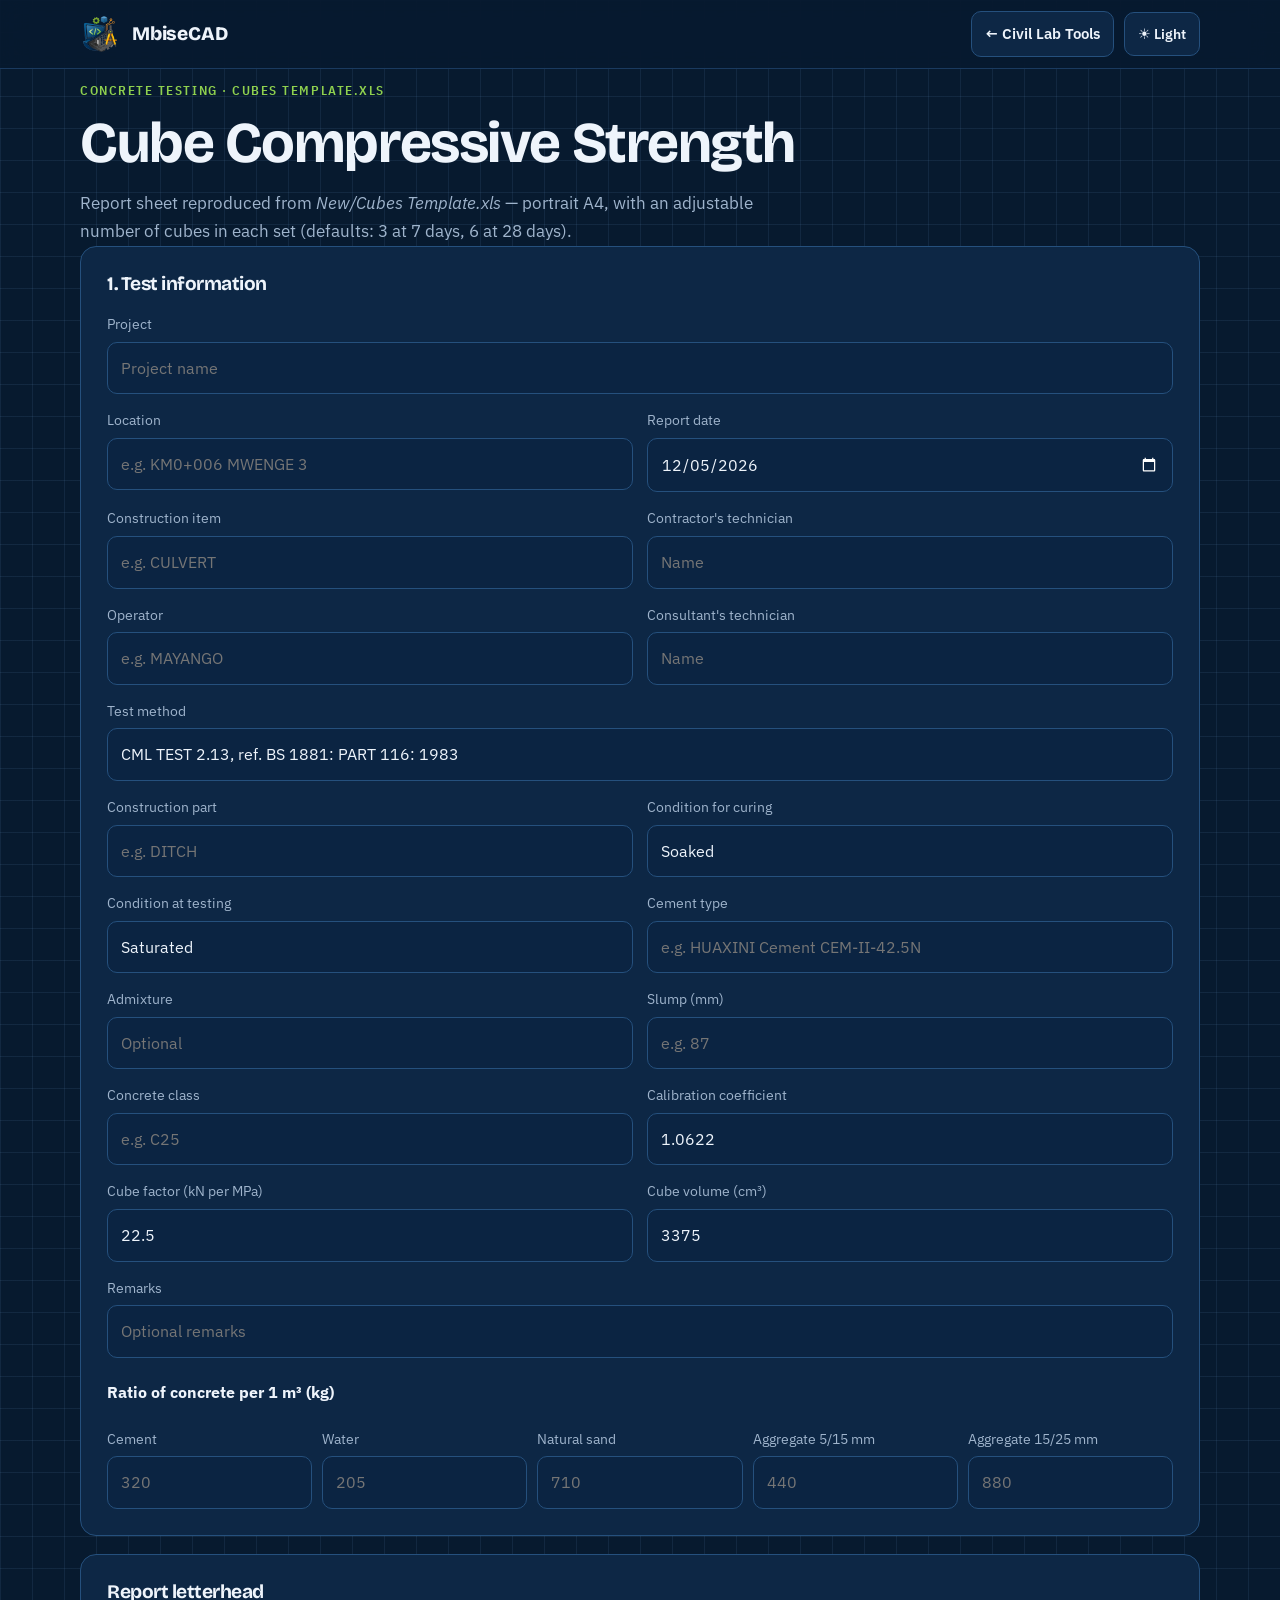
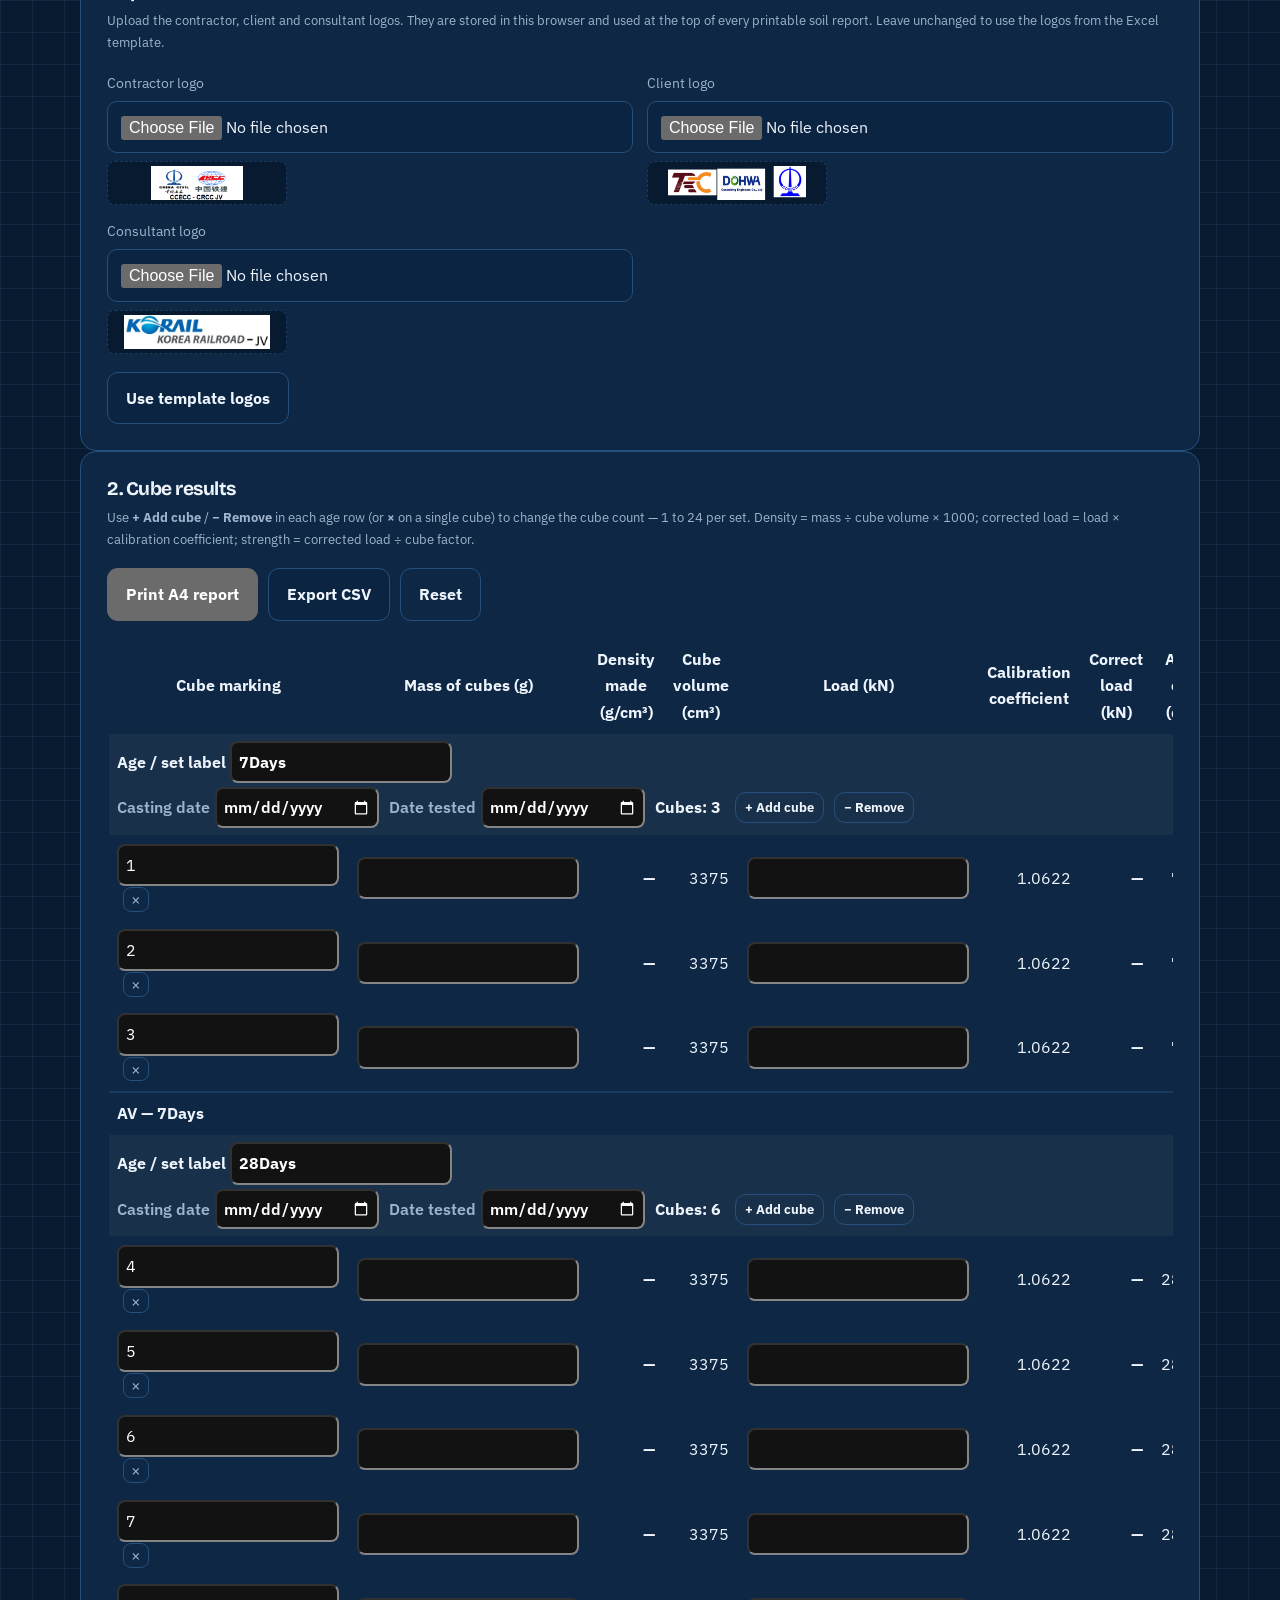
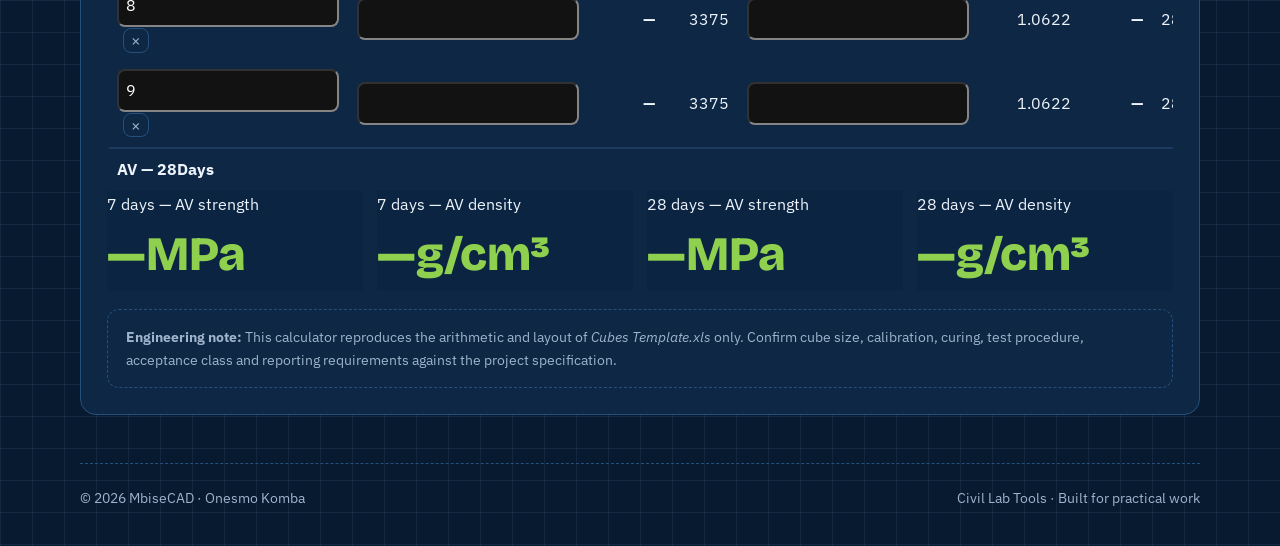
<file: tools/cube-strength.html>
<!doctype html>
<html lang="en">
<head>
<meta charset="utf-8">
<meta name="viewport" content="width=device-width, initial-scale=1">
<meta name="theme-color" content="#071a2f">
<meta name="description" content="Concrete cube compressive strength calculator by MbiseCAD — report laid out exactly as Cubes Template.xls, portrait A4, with adjustable 7 and 28 day cube counts.">
<title>Cube Strength Calculator — MbiseCAD</title>
<link rel="icon" type="image/png" href="../icons/mbisecad-mark.png">
<link rel="preconnect" href="https://fonts.googleapis.com">
<link rel="preconnect" href="https://fonts.gstatic.com" crossorigin>
<link href="https://fonts.googleapis.com/css2?family=Bricolage+Grotesque:opsz,wght@12..96,500;12..96,700;12..96,800&family=IBM+Plex+Sans:wght@400;500;600&family=IBM+Plex+Sans+Condensed:wght@500;600&display=swap" rel="stylesheet">
<link rel="stylesheet" href="../assets/shared.css">
<link rel="stylesheet" href="../assets/report.css">
<style>
  @page{size:A4 portrait;margin:5mm 6mm}
  .field.full{grid-column:1 / -1}
  #cubeTable{min-width:1180px}
  #cubeTable td,#cubeTable th{padding:7px 8px;vertical-align:middle}
  #cubeTable td.lbl{white-space:nowrap;color:var(--muted);font-weight:600}
  #cubeTable input{padding:6px 7px;border-radius:8px}
  #cubeTable .num{text-align:right;font-variant-numeric:tabular-nums}
  #cubeTable .out{font-weight:700;color:var(--text)}
  #cubeTable .age-row td{font-weight:700;background:rgba(127,127,127,.10)}
  #cubeTable .age-tools{display:flex;flex-wrap:wrap;gap:10px;align-items:center;margin-top:4px}
  #cubeTable .age-tools .btn{padding:4px 9px;font-size:.8rem}
  #cubeTable .cube-count{font-variant-numeric:tabular-nums;color:var(--text);margin-right:4px}
  #cubeTable .cube-remove{margin-left:6px;padding:1px 7px;border:1px solid var(--line);border-radius:8px;background:transparent;color:var(--muted);font-size:1rem;line-height:1.3;cursor:pointer}
  #cubeTable .cube-remove:hover:not(:disabled){border-color:var(--orange);color:var(--text)}
  #cubeTable button:disabled{opacity:.4;cursor:not-allowed}
  #cubeTable .age-tools label{font-weight:600;color:var(--muted);display:inline-flex;align-items:center;gap:5px}
  #cubeTable .age-tools input[type="date"]{padding:4px 6px;border-radius:8px}
  #cubeTable .avg-row td{font-weight:700;border-top:2px solid var(--line-soft)}
  .mix-grid{display:grid;grid-template-columns:repeat(5,1fr);gap:10px}
  .summary-grid{display:grid;grid-template-columns:repeat(4,1fr);gap:14px}
  @media(max-width:900px){.mix-grid,.summary-grid{grid-template-columns:1fr 1fr}}

  @media print{
    .print-sheet .rpt-cube{font-size:6.1pt;line-height:1.05;margin:0}
    .print-sheet .rpt-cube th,.print-sheet .rpt-cube td{padding:1px 1.5px;font-size:6.1pt;line-height:1.05}
    .print-sheet .rpt-head-row td{border:0!important;padding:0!important}
    .print-sheet .rpt-head-row .rpt-logos{height:22mm;margin:0;gap:3mm}
    .print-sheet .rpt-proj,.print-sheet .rpt-title2{text-align:center;font-weight:700;font-size:8pt}
    .print-sheet .rpt-title2{font-size:9pt}
    .print-sheet .rpt-mixhead td,.print-sheet .rpt-th td{text-align:center;font-weight:700}
    .print-sheet .rpt-cube .ctr{text-align:center}
    .print-sheet .rpt-cube .right{text-align:right;font-variant-numeric:tabular-nums}
    .print-sheet .rpt-cube .lbl{text-align:left;font-weight:700}
    .print-sheet .rpt-gap td{border:0!important;height:2mm;padding:0!important}
    .print-sheet .rpt-remarks-row td{font-weight:700;height:7mm}
    .print-sheet .rpt-sign-labels td,.print-sheet .rpt-sign-titles td{font-weight:700}
    .print-sheet .rpt-sign-labels td,.print-sheet .rpt-sign-titles td,.print-sheet .rpt-sign-lines td{text-align:center}
    .print-sheet .rpt-sign-lines td{height:6mm}
  }
</style>
<script>
  try{document.documentElement.dataset.theme=localStorage.getItem('mbisecad-theme')||'dark'}catch(e){document.documentElement.dataset.theme='dark'}
</script>
</head>
<body>

<header class="topbar"><div class="wrap"><nav>
  <a class="brand" href="../index.html"><img class="logo" src="../icons/mbisecad-mark.png" alt=""><span>MbiseCAD</span></a>
  <div class="navright">
    <a class="navlink" href="../civil-lab-tools.html">← Civil Lab Tools</a>
    <button class="theme" id="themeBtn" type="button" aria-label="Switch colour theme">☀️ Light</button>
  </div>
</nav></div></header>

<main class="wrap">
  <div class="page-head">
    <div>
      <p class="eyebrow">Concrete Testing · Cubes Template.xls</p>
      <h1>Cube Compressive Strength</h1>
      <p class="lead">Report sheet reproduced from <em>New/Cubes Template.xls</em> — portrait A4, with an adjustable number of cubes in each set (defaults: 3 at 7 days, 6 at 28 days).</p>
    </div>
  </div>

  <section class="tool" id="infoCard">
    <h3>1. Test information</h3>
    <div class="fields mt">
      <div class="field full"><label for="i-project">Project</label><input id="i-project" type="text" data-info="project" placeholder="Project name"></div>
      <div class="field"><label for="i-location">Location</label><input id="i-location" type="text" data-info="location" placeholder="e.g. KM0+006 MWENGE 3"></div>
      <div class="field"><label for="i-reportDate">Report date</label><input id="i-reportDate" type="date" data-info="reportDate"></div>
      <div class="field"><label for="i-constructionItem">Construction item</label><input id="i-constructionItem" type="text" data-info="constructionItem" placeholder="e.g. CULVERT"></div>
      <div class="field"><label for="i-contractorTech">Contractor's technician</label><input id="i-contractorTech" type="text" data-info="contractorTech" placeholder="Name"></div>
      <div class="field"><label for="i-operator">Operator</label><input id="i-operator" type="text" data-info="operator" placeholder="e.g. MAYANGO"></div>
      <div class="field"><label for="i-consultantTech">Consultant's technician</label><input id="i-consultantTech" type="text" data-info="consultantTech" placeholder="Name"></div>
      <div class="field full"><label for="i-testMethod">Test method</label><input id="i-testMethod" type="text" data-info="testMethod" placeholder="CML TEST 2.13, ref. BS 1881: PART 116: 1983"></div>
      <div class="field"><label for="i-constructionPart">Construction part</label><input id="i-constructionPart" type="text" data-info="constructionPart" placeholder="e.g. DITCH"></div>
      <div class="field"><label for="i-curing">Condition for curing</label><input id="i-curing" type="text" data-info="curing" placeholder="Soaked"></div>
      <div class="field"><label for="i-condition">Condition at testing</label><input id="i-condition" type="text" data-info="condition" placeholder="Saturated"></div>
      <div class="field"><label for="i-cementType">Cement type</label><input id="i-cementType" type="text" data-info="cementType" placeholder="e.g. HUAXINI Cement CEM-II-42.5N"></div>
      <div class="field"><label for="i-additives">Admixture</label><input id="i-additives" type="text" data-info="additives" placeholder="Optional"></div>
      <div class="field"><label for="i-slump">Slump (mm)</label><input id="i-slump" type="text" data-info="slump" placeholder="e.g. 87"></div>
      <div class="field"><label for="i-concreteClass">Concrete class</label><input id="i-concreteClass" type="text" data-info="concreteClass" placeholder="e.g. C25"></div>
      <div class="field"><label for="i-coefficient">Calibration coefficient</label><input id="i-coefficient" type="number" step="any" data-info="coefficient" placeholder="1.0622"></div>
      <div class="field"><label for="i-divisor">Cube factor (kN per MPa)</label><input id="i-divisor" type="number" step="any" data-info="divisor" placeholder="22.5"></div>
      <div class="field"><label for="i-volume">Cube volume (cm³)</label><input id="i-volume" type="number" step="any" data-info="volume" placeholder="3375"></div>
      <div class="field full"><label for="i-remarks">Remarks</label><input id="i-remarks" type="text" data-info="remarks" placeholder="Optional remarks"></div>
    </div>

    <h4 class="mt">Ratio of concrete per 1 m³ (kg)</h4>
    <div class="mix-grid mt">
      <div class="field"><label for="m-cement">Cement</label><input id="m-cement" type="number" step="any" data-mix="cement" placeholder="320"></div>
      <div class="field"><label for="m-water">Water</label><input id="m-water" type="number" step="any" data-mix="water" placeholder="205"></div>
      <div class="field"><label for="m-sand">Natural sand</label><input id="m-sand" type="number" step="any" data-mix="sand" placeholder="710"></div>
      <div class="field"><label for="m-agg1">Aggregate 5/15 mm</label><input id="m-agg1" type="number" step="any" data-mix="agg1" placeholder="440"></div>
      <div class="field"><label for="m-agg2">Aggregate 15/25 mm</label><input id="m-agg2" type="number" step="any" data-mix="agg2" placeholder="880"></div>
    </div>
  </section>

  <div id="logoSetup"></div>

  <section class="tool mt">
    <div class="tool-head">
      <div>
        <h3>2. Cube results</h3>
        <p class="hint">Use <strong>+ Add cube</strong> / <strong>− Remove</strong> in each age row (or <strong>×</strong> on a single cube) to change the cube count — 1 to 24 per set. Density = mass ÷ cube volume × 1000; corrected load = load × calibration coefficient; strength = corrected load ÷ cube factor.</p>
      </div>
      <div class="actions">
        <button class="btn" id="btnPrint" type="button">Print A4 report</button>
        <button class="btn secondary" id="btnCsv" type="button">Export CSV</button>
        <button class="btn ghost" id="btnReset" type="button">Reset</button>
      </div>
    </div>
    <p class="hint" id="message"></p>
    <div class="table-scroll mt">
      <table id="cubeTable">
        <thead><tr>
          <th>Cube marking</th><th>Mass of cubes (g)</th><th>Density made (g/cm³)</th><th>Cube volume (cm³)</th>
          <th>Load (kN)</th><th>Calibration coefficient</th><th>Correct load (kN)</th>
          <th>Age of cube (days)</th><th>Cube strength (MPa)</th>
        </tr></thead>
        <tbody id="cubeBody"></tbody>
      </table>
    </div>
    <div class="summary-grid mt">
      <div class="result"><span>7 days — AV strength</span><div class="value"><span id="avg0">—</span><span class="unit">MPa</span></div></div>
      <div class="result"><span>7 days — AV density</span><div class="value"><span id="dens0">—</span><span class="unit">g/cm³</span></div></div>
      <div class="result"><span>28 days — AV strength</span><div class="value"><span id="avg1">—</span><span class="unit">MPa</span></div></div>
      <div class="result"><span>28 days — AV density</span><div class="value"><span id="dens1">—</span><span class="unit">g/cm³</span></div></div>
    </div>
    <div class="notice"><strong>Engineering note:</strong> This calculator reproduces the arithmetic and layout of <em>Cubes Template.xls</em> only. Confirm cube size, calibration, curing, test procedure, acceptance class and reporting requirements against the project specification.</div>
  </section>
</main>

<div id="printSheet" class="print-sheet" aria-hidden="true"></div>

<footer><div class="wrap footer"><span>© <span id="year"></span> MbiseCAD · Onesmo Komba</span><span>Civil Lab Tools · Built for practical work</span></div></footer>

<script src="../assets/shared.js"></script>
<script src="../assets/tool-kit.js"></script>
<script>
(function(){
  'use strict';
  var TK=window.MbiseTool||null;
  function escapeHTML(v){return String(v==null?'':v).replace(/&/g,'&amp;').replace(/</g,'&lt;').replace(/>/g,'&gt;').replace(/"/g,'&quot;').replace(/'/g,'&#39;')}
  var esc=function(v){return (TK?TK.escapeHTML:escapeHTML)(v)};
  var fmt=function(v,d){return (TK?TK.fmt:function(x,n){return (Math.round(Number(x)*Math.pow(10,n))/Math.pow(10,n)).toFixed(n)})(v,d)};
  var el=function(id){return document.getElementById(id)};

  function num(v){if(v==null||String(v).trim()==='')return NaN;var n=Number(v);return isFinite(n)?n:NaN}
  function clean(v){return v==null?'':String(v)}
  function todayISO(){var d=new Date(),p=function(n){return n<10?'0'+n:''+n};return d.getFullYear()+'-'+p(d.getMonth()+1)+'-'+p(d.getDate())}
  function blankCube(mark){return {mark:mark,mass:'',load:''}}
  var MIN_CUBES=1,MAX_CUBES=24;

  function defaultState(){
    return {
      info:{project:'',reportDate:todayISO(),location:'',constructionItem:'',contractorTech:'',operator:'',consultantTech:'',
        testMethod:'CML TEST 2.13, ref. BS 1881: PART 116: 1983',constructionPart:'',curing:'Soaked',condition:'Saturated',
        cementType:'',additives:'',slump:'',concreteClass:'',coefficient:'1.0622',divisor:'22.5',volume:'3375',remarks:''},
      mix:{cement:'',water:'',sand:'',agg1:'',agg2:''},
      groups:[
        {label:'7Days',castingDate:'',dateTested:'',cubes:[blankCube('1'),blankCube('2'),blankCube('3')]},
        {label:'28Days',castingDate:'',dateTested:'',cubes:[blankCube('4'),blankCube('5'),blankCube('6'),blankCube('7'),blankCube('8'),blankCube('9')]}
      ]
    };
  }

  var state=defaultState(),restored=false,lastResult=null;
  var saveSoon=TK?TK.debounce(function(){saveNow()},450):function(){saveNow()};

  function merge(base,saved){
    if(!saved||typeof saved!=='object')return base;
    Object.keys(base).forEach(function(k){
      if(k==='groups'){
        if(Array.isArray(saved.groups)){
          var offset=0;
          saved.groups.forEach(function(g,i){
            if(!base.groups[i])return;
            if(g&&typeof g==='object'){
              if(typeof g.label==='string')base.groups[i].label=g.label;
              base.groups[i].castingDate=clean(g.castingDate);
              base.groups[i].dateTested=clean(g.dateTested);
              if(Array.isArray(g.cubes)){
                base.groups[i].cubes=g.cubes.slice(0,MAX_CUBES).map(function(c,j){
                  var cube=blankCube(String(offset+j+1));
                  if(c&&typeof c==='object')Object.keys(cube).forEach(function(f){cube[f]=clean(c[f])});
                  return cube;
                });
                if(!base.groups[i].cubes.length)base.groups[i].cubes=[blankCube(String(offset+1))];
              }
            }
            offset+=base.groups[i].cubes.length;
          });
        }
      }else if(base[k]&&typeof base[k]==='object'&&!Array.isArray(base[k])){
        Object.keys(base[k]).forEach(function(f){if(saved[k]&&saved[k][f]!=null)base[k][f]=clean(saved[k][f])});
      }else if(saved[k]!=null){
        base[k]=typeof base[k]==='string'?clean(saved[k]):saved[k];
      }
    });
    return base;
  }
  function restore(){
    if(!TK)return;
    var saved=TK.store('cube-strength-kerbstone').load(null);
    if(saved){state=merge(defaultState(),saved);restored=true}
  }
  function saveNow(){
    if(!TK)return;
    var ok=TK.store('cube-strength-kerbstone').save(state);
    var msg=el('message');
    if(msg)msg.textContent=ok?'Saved in this browser.':'Browser storage is full — export a CSV backup.';
  }

  function syncInputs(){
    document.querySelectorAll('[data-info]').forEach(function(input){input.value=clean(state.info[input.dataset.info])});
    document.querySelectorAll('[data-mix]').forEach(function(input){input.value=clean(state.mix[input.dataset.mix])});
    document.querySelectorAll('[data-group-label]').forEach(function(input){
      input.value=clean(state.groups[Number(input.dataset.groupLabel)].label);
    });
    document.querySelectorAll('[data-group-date]').forEach(function(input){
      var g=Number(input.dataset.group);
      input.value=clean(state.groups[g][input.dataset.groupDate]);
    });
    document.querySelectorAll('[data-cube]').forEach(function(input){
      var g=Number(input.dataset.group),c=Number(input.dataset.cube);
      input.value=clean(state.groups[g].cubes[c][input.dataset.field]);
    });
    calc();
  }

  function renderTable(){
    var body=el('cubeBody');if(!body)return;
    var h='';
    state.groups.forEach(function(group,gi){
      h+='<tr class="age-row"><td colspan="9">Age / set label <input type="text" data-group-label="'+gi+'" value="'+esc(group.label)+'" aria-label="Age of cube set '+(gi+1)+'">'+
        '<div class="age-tools">'+
        '<label>Casting date <input type="date" data-group="'+gi+'" data-group-date="castingDate" value="'+esc(group.castingDate)+'" aria-label="Casting date for '+esc(group.label)+'"></label>'+
        '<label>Date tested <input type="date" data-group="'+gi+'" data-group-date="dateTested" value="'+esc(group.dateTested)+'" aria-label="Date tested for '+esc(group.label)+'"></label>'+
        '<span class="cube-count">Cubes: '+group.cubes.length+'</span>'+
        '<button type="button" class="btn small ghost" data-act="add-cube" data-group="'+gi+'" title="Add a cube to '+esc(group.label)+'"'+(group.cubes.length>=MAX_CUBES?' disabled':'')+'>+ Add cube</button>'+
        '<button type="button" class="btn small ghost" data-act="remove-cube" data-group="'+gi+'" data-last="1" title="Remove the last cube from '+esc(group.label)+'"'+(group.cubes.length<=MIN_CUBES?' disabled':'')+'>− Remove</button>'+
        '</div></td></tr>';
      group.cubes.forEach(function(cube,ci){
        h+='<tr>';
        h+='<td><input type="text" data-group="'+gi+'" data-cube="'+ci+'" data-field="mark" value="'+esc(cube.mark)+'" aria-label="Cube marking">'+
          '<button type="button" class="cube-remove" data-act="remove-cube" data-group="'+gi+'" data-remove-cube="'+ci+'" title="Remove this cube" aria-label="Remove cube '+(ci+1)+'"'+(group.cubes.length<=MIN_CUBES?' disabled':'')+'>×</button></td>';
        h+='<td><input type="number" step="any" data-group="'+gi+'" data-cube="'+ci+'" data-field="mass" value="'+esc(cube.mass)+'" aria-label="Mass of cube"></td>';
        h+='<td class="num out" data-out="density" data-group="'+gi+'" data-cube="'+ci+'">—</td>';
        h+='<td class="num"><span data-out="volume" data-group="'+gi+'" data-cube="'+ci+'">'+esc(state.info.volume)+'</span></td>';
        h+='<td><input type="number" step="any" data-group="'+gi+'" data-cube="'+ci+'" data-field="load" value="'+esc(cube.load)+'" aria-label="Load"></td>';
        h+='<td class="num"><span data-out="coef" data-group="'+gi+'" data-cube="'+ci+'">'+esc(state.info.coefficient)+'</span></td>';
        h+='<td class="num out" data-out="corrected" data-group="'+gi+'" data-cube="'+ci+'">—</td>';
        h+='<td class="num">'+esc(group.label)+'</td>';
        h+='<td class="num out" data-out="strength" data-group="'+gi+'" data-cube="'+ci+'">—</td>';
        h+='</tr>';
      });
      h+='<tr class="avg-row"><td colspan="8">AV — '+esc(group.label)+'</td><td class="num" data-out="avg" data-group="'+gi+'">—</td></tr>';
    });
    body.innerHTML=h;
  }

  function nextMark(gi){
    var n=0;
    for(var i=0;i<gi;i++)n+=state.groups[i].cubes.length;
    return String(n+state.groups[gi].cubes.length+1);
  }
  function renumberMarks(gi){
    var group=state.groups[gi],start=1;
    for(var i=0;i<gi;i++)start+=state.groups[i].cubes.length;
    group.cubes.forEach(function(c,i){if(/^\d+$/.test(String(c.mark)))c.mark=String(start+i)});
  }
  function changeCubes(gi,ci,delta){
    var group=state.groups[gi],msg=el('message');if(!group)return;
    if(delta>0){
      if(group.cubes.length>=MAX_CUBES){if(msg)msg.textContent='Maximum '+MAX_CUBES+' cubes per set.';return}
      group.cubes.push(blankCube(nextMark(gi)));
      if(msg)msg.textContent='Added a cube to '+group.label+'.';
    }else{
      if(group.cubes.length<=MIN_CUBES){if(msg)msg.textContent='Each set must keep at least '+MIN_CUBES+' cube.';return}
      if(ci==null||ci<0||ci>=group.cubes.length)ci=group.cubes.length-1;
      group.cubes.splice(ci,1);
      renumberMarks(gi);
      if(msg)msg.textContent='Removed a cube from '+group.label+'.';
    }
    renderTable();calc();saveNow();
  }

  function calc(){
    var coef=num(state.info.coefficient),volume=num(state.info.volume),divisor=num(state.info.divisor);
    if(!isFinite(coef))coef=1;
    if(!isFinite(volume)||volume<=0)volume=3375;
    if(!isFinite(divisor)||divisor<=0)divisor=22.5;
    var groups=state.groups.map(function(group){
      var cubes=group.cubes.map(function(cube){
        var mass=num(cube.mass),load=num(cube.load);
        /* Cubes Template.xls: density = mass / volume * 1000 (kg/m3 under a g/cm3 heading). */
        var density=isFinite(mass)?mass/volume*1000:NaN;
        var corrected=isFinite(load)?load*coef:NaN;
        var strength=isFinite(corrected)?corrected/divisor:NaN;
        return {mark:cube.mark,mass:mass,load:load,density:density,corrected:corrected,strength:strength};
      });
      var okStrength=cubes.filter(function(c){return isFinite(c.strength)});
      var okDensity=cubes.filter(function(c){return isFinite(c.density)});
      var avg=okStrength.length?okStrength.reduce(function(a,c){return a+c.strength},0)/okStrength.length:NaN;
      var avgDensity=okDensity.length?okDensity.reduce(function(a,c){return a+c.density},0)/okDensity.length:NaN;
      return {label:group.label,castingDate:group.castingDate,dateTested:group.dateTested,cubes:cubes,avg:avg,avgDensity:avgDensity};
    });
    lastResult={groups:groups,coefficient:coef,volume:volume,divisor:divisor};

    function setOut(name,gi,ci,value,dec){
      var q='[data-out="'+name+'"][data-group="'+gi+'"]'+(ci==null?'':'[data-cube="'+ci+'"]');
      var node=document.querySelector(q);
      if(node)node.textContent=isFinite(value)?fmt(value,dec):'—';
    }
    groups.forEach(function(group,gi){
      group.cubes.forEach(function(c,ci){
        setOut('density',gi,ci,c.density,2);
        setOut('corrected',gi,ci,c.corrected,3);
        setOut('strength',gi,ci,c.strength,2);
        setOut('coef',gi,ci,coef,4);
        setOut('volume',gi,ci,volume,0);
      });
      setOut('avg',gi,null,group.avg,2);
      setOut('avgDensity',gi,null,group.avgDensity,2);
      var a=el('avg'+gi),d=el('dens'+gi);
      if(a)a.textContent=isFinite(group.avg)?fmt(group.avg,2):'—';
      if(d)d.textContent=isFinite(group.avgDensity)?fmt(group.avgDensity,2):'—';
    });
    return lastResult;
  }

  function buildReport(){
    if(!lastResult)calc();
    var info=state.info,r=lastResult,mix=state.mix;
    var dd=function(v){return TK?TK.dateDisplay(v):v};
    var val=function(v){return esc(v==null?'':v)};
    var cell=function(v,dec){return (typeof v==='number'&&isFinite(v))?fmt(v,dec):''};
    var widths=[6.785,10.462,8.859,8.859,8.764,8.671,6.221,5.561,4.806,7.069,7.257,9.614,7.069];
    var h='<table class="rpt rpt-cube"><colgroup>'+widths.map(function(w){return '<col style="width:'+w+'%">'}).join('')+'</colgroup><tbody>';

    h+='<tr class="rpt-head-row"><td colspan="13">'+
      (TK?TK.logoBand():'<div class="rpt-logos"></div>')+'</td></tr>';
    h+='<tr><td colspan="13" class="rpt-proj">PROJECT:  '+val(info.project)+'</td></tr>';
    h+='<tr><td colspan="13" class="rpt-title2">COMPRESSIVE STRENGTH OF CONCRETE CUBES.</td></tr>';
    h+='<tr><td colspan="2" class="lbl">LOCATION:</td><td colspan="6">'+val(info.location)+'</td><td colspan="3" class="lbl">Report Date:</td><td colspan="2">'+val(dd(info.reportDate))+'</td></tr>';
    h+='<tr><td colspan="2" class="lbl">CONSTRUCTION ITEM:</td><td colspan="6">'+val(info.constructionItem)+'</td><td colspan="3" class="lbl">Contractor\'s Technician:</td><td colspan="2">'+val(info.contractorTech)+'</td></tr>';
    h+='<tr><td colspan="2" class="lbl">Operator:</td><td colspan="6">'+val(info.operator)+'</td><td colspan="3" class="lbl">Consultant\'s Technician:</td><td colspan="2">'+val(info.consultantTech)+'</td></tr>';
    h+='<tr><td colspan="13">TEST METHOD  '+val(info.testMethod)+'</td></tr>';
    h+='<tr><td colspan="13">Construction Part: '+val(info.constructionPart)+'</td></tr>';
    h+='<tr><td colspan="13">Condition for Curing: '+val(info.curing)+'</td></tr>';
    h+='<tr><td colspan="13">Condition at Testing:'+val(info.condition)+'</td></tr>';
    h+='<tr class="rpt-mixhead"><td colspan="2">Ratio of Concrete per 1 cum &nbsp;: Kg</td><td colspan="2">Cement</td><td colspan="2">Water</td><td colspan="3">Natural sand</td><td colspan="2">Aggregate-5/15mm</td><td colspan="2">Aggregate-15/25mm</td></tr>';
    h+='<tr><td colspan="2"></td><td colspan="2" class="right">'+val(mix.cement)+'</td><td colspan="2" class="right">'+val(mix.water)+'</td><td colspan="3" class="right">'+val(mix.sand)+'</td><td colspan="2" class="right">'+val(mix.agg1)+'</td><td colspan="2" class="right">'+val(mix.agg2)+'</td></tr>';
    h+='<tr><td colspan="9">Cement :'+val(info.cementType)+'</td><td colspan="4">Admixture :'+val(info.additives)+'</td></tr>';
    h+='<tr><td colspan="9">Slump （mm) '+val(info.slump)+'</td><td colspan="4">Concrete Class: '+val(info.concreteClass)+'</td></tr>';
    h+='<tr class="rpt-gap"><td colspan="13"></td></tr>';

    h+='<tr class="rpt-th"><td rowspan="4" class="ctr">Cube<br>Marking</td><td></td><td></td><td></td><td></td><td></td><td></td><td rowspan="4" class="ctr">Casting<br>Date</td><td></td><td></td><td></td><td colspan="2" rowspan="4"></td></tr>';
    h+='<tr class="rpt-th"><td>Mass of</td><td>Density</td><td>Cube</td><td></td><td>Calibration</td><td>Correct</td><td>Date</td><td>Age of</td><td>Cube</td></tr>';
    h+='<tr class="rpt-th"><td>Cubes (g)</td><td>made</td><td>Volume</td><td>Load (KN)</td><td>Coefficient</td><td>record</td><td>tested</td><td>Cube</td><td>Strength</td></tr>';
    h+='<tr class="rpt-th"><td></td><td>g/(cm3)</td><td>(cm3)</td><td></td><td></td><td>(KN)</td><td></td><td>(Days)</td><td>(Mpa)</td></tr>';

    r.groups.forEach(function(group,gi){
      var src=state.groups[gi],n=group.cubes.length;
      group.cubes.forEach(function(c,ci){
        var first=ci===0;
        h+='<tr><td class="ctr">'+val(c.mark)+'</td>'+
          '<td class="right">'+val(src.cubes[ci].mass)+'</td>'+
          '<td class="right">'+cell(c.density,2)+'</td>'+
          '<td class="right">'+cell(r.volume,0)+'</td>'+
          '<td class="right">'+val(src.cubes[ci].load)+'</td>'+
          '<td class="right">'+(first?cell(r.coefficient,4):'')+'</td>'+
          '<td class="right">'+cell(c.corrected,3)+'</td>';
        if(first){
          h+='<td class="ctr" rowspan="'+n+'">'+val(dd(src.castingDate))+'</td>'+
            '<td class="ctr" rowspan="'+n+'">'+val(dd(src.dateTested))+'</td>'+
            '<td class="ctr" rowspan="'+n+'">'+val(group.label)+'</td>';
        }
        h+='<td class="right"><b>'+cell(c.strength,2)+'</b></td>';
        if(first)h+='<td colspan="2" rowspan="'+n+'"></td>';
        h+='</tr>';
      });
      h+='<tr class="rpt-avg"><td></td><td></td><td class="right">'+cell(group.avgDensity,2)+'</td><td></td><td></td><td></td><td></td><td></td><td></td><td class="ctr">AV</td><td class="right"><b>'+cell(group.avg,2)+'</b></td><td colspan="2"></td></tr>';
    });

    h+='<tr class="rpt-remarks-row"><td colspan="13">Remarks:……………………………………………………………………………………………………………………………………………………………………………</td></tr>';
    h+='<tr class="rpt-gap"><td colspan="13"></td></tr>';
    h+='<tr class="rpt-sign-labels"><td colspan="3">Prepared by:</td><td colspan="3">Checked  by:</td><td colspan="4">Checked  by:</td><td colspan="3">Verified by:</td></tr>';
    h+='<tr class="rpt-sign-lines"><td colspan="3">……………………………………………….</td><td colspan="3">………………………………………….</td><td colspan="4">…………………………………….</td><td colspan="3">……………………………………..</td></tr>';
    h+='<tr class="rpt-sign-titles"><td colspan="3">Contractor´s  Materials Technician</td><td colspan="3">Contractor´s  Material Engineer</td><td colspan="4">Consultant´s  Material Technician</td><td colspan="3">Consultant´s  Material Engineer</td></tr>';
    h+='</tbody></table>';
    return h;
  }

  function printSheet(){
    var r=calc();
    var any=r.groups.some(function(g){return g.cubes.some(function(c){return isFinite(c.strength)})});
    if(!any){
      el('message').textContent='Enter at least one cube mass and load before printing the report.';
      return;
    }
    if(TK)TK.printSheet(buildReport());
    else window.print();
  }

  function exportCsv(){
    function dd(v){return TK?TK.dateDisplay(v):v}
    var r=calc(),rows=[['PROJECT',state.info.project],['REPORT DATE',state.info.reportDate],
      ['LOCATION',state.info.location],['CONSTRUCTION ITEM',state.info.constructionItem],
      ['CONTRACTOR TECHNICIAN',state.info.contractorTech],['OPERATOR',state.info.operator],
      ['CONSULTANT TECHNICIAN',state.info.consultantTech],['CONCRETE CLASS',state.info.concreteClass],
      ['CALIBRATION COEFFICIENT',state.info.coefficient],['CUBE FACTOR (kN per MPa)',state.info.divisor],
      ['CUBE VOLUME (cm3)',state.info.volume],[],
      ['SET','CASTING DATE','DATE TESTED','CUBE MARKING','MASS (g)','DENSITY (g/cm3)','LOAD (kN)','CORRECTED LOAD (kN)','STRENGTH (MPa)']];
    r.groups.forEach(function(group,gi){
      var src=state.groups[gi];
      group.cubes.forEach(function(c,ci){
        rows.push([group.label,dd(src.castingDate),dd(src.dateTested),src.cubes[ci].mark,src.cubes[ci].mass,
          isFinite(c.density)?fmt(c.density,2):'',src.cubes[ci].load,isFinite(c.corrected)?fmt(c.corrected,3):'',
          isFinite(c.strength)?fmt(c.strength,2):'']);
      });
      rows.push([group.label+' AV','','','','',isFinite(group.avgDensity)?fmt(group.avgDensity,2):'','','',isFinite(group.avg)?fmt(group.avg,2):'']);
    });
    if(TK)TK.exportCSV('cube-strength-'+TK.fileStamp()+'.csv',rows);
  }

  function resetAll(){
    if(!window.confirm('Reset all cube strength entries in this browser?'))return;
    if(TK)TK.store('cube-strength-kerbstone').clear();
    state=defaultState();
    renderTable();syncInputs();saveNow();
    el('message').textContent='Cubes template sheet reset.';
  }

  function init(){
    restore();
    if(TK)TK.mountLogoSetup('logoSetup');
    renderTable();
    syncInputs();
    if(restored)el('message').textContent='Restored your saved cube sheet from this browser.';

    document.addEventListener('input',function(e){
      var t=e.target;if(!t||!t.dataset)return;
      if(t.dataset.info){
        state.info[t.dataset.info]=t.value;
        calc();saveSoon();return;
      }
      if(t.dataset.mix){state.mix[t.dataset.mix]=t.value;saveSoon();return;}
      if(t.dataset.groupLabel!==undefined){state.groups[Number(t.dataset.groupLabel)].label=t.value;syncInputs();saveSoon();return;}
      if(t.dataset.groupDate!==undefined){
        state.groups[Number(t.dataset.group)][t.dataset.groupDate]=t.value;
        saveSoon();return;
      }
      if(t.dataset.cube!==undefined){
        var g=Number(t.dataset.group),c=Number(t.dataset.cube);
        state.groups[g].cubes[c][t.dataset.field]=t.value;
        calc();saveSoon();return;
      }
    });
    document.addEventListener('click',function(e){
      var t=e.target;if(!t||!t.dataset)return;
      var btn=t.closest?t.closest('button[data-act]'):(t.tagName==='BUTTON'?t:null);
      if(!btn||btn.dataset.act===undefined)return;
      var gi=Number(btn.dataset.group);
      if(btn.dataset.act==='add-cube')changeCubes(gi,null,1);
      else if(btn.dataset.act==='remove-cube')changeCubes(gi,btn.dataset.removeCube===undefined?null:Number(btn.dataset.removeCube),-1);
    });
    window.addEventListener('beforeunload',saveNow);
    if(el('btnPrint'))el('btnPrint').addEventListener('click',printSheet);
    if(el('btnCsv'))el('btnCsv').addEventListener('click',exportCsv);
    if(el('btnReset'))el('btnReset').addEventListener('click',resetAll);
    if(el('year'))el('year').textContent=new Date().getFullYear();
  }

  init();
})();
</script>
</body>
</html>
</file>
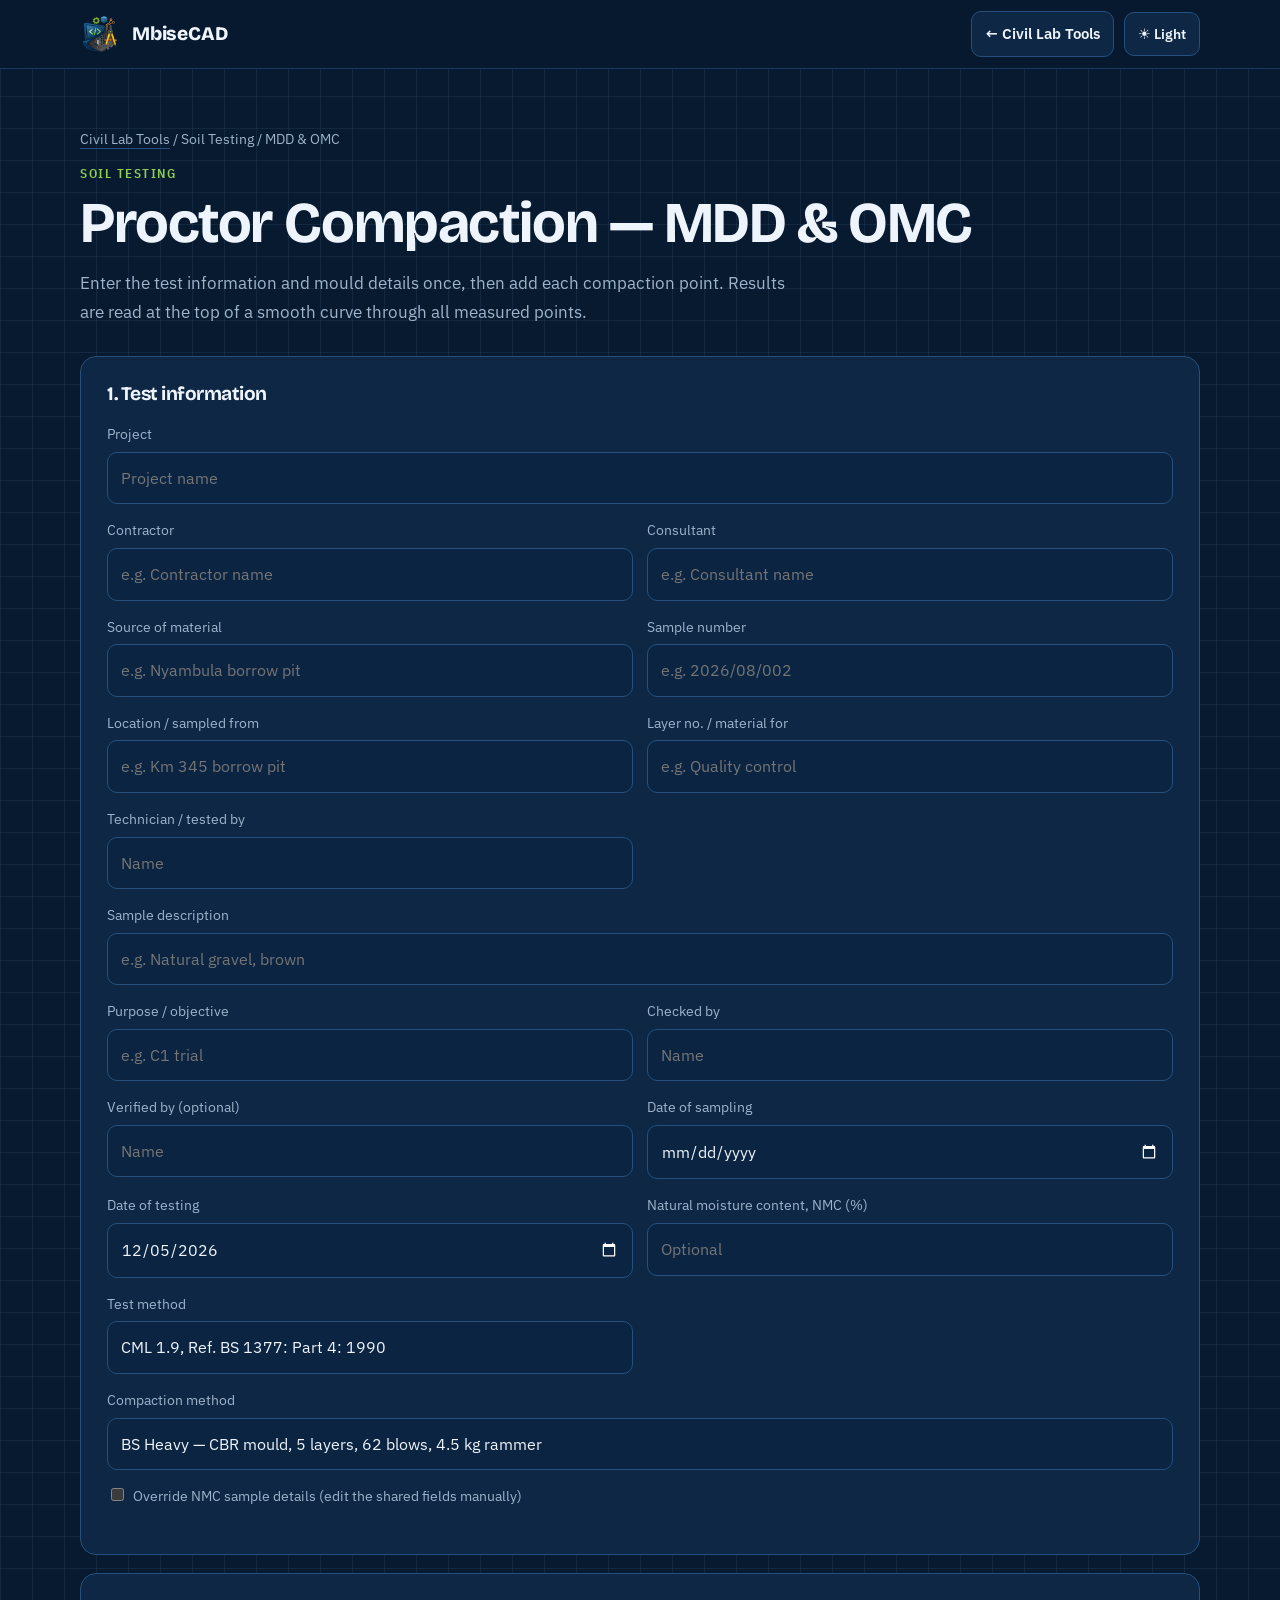
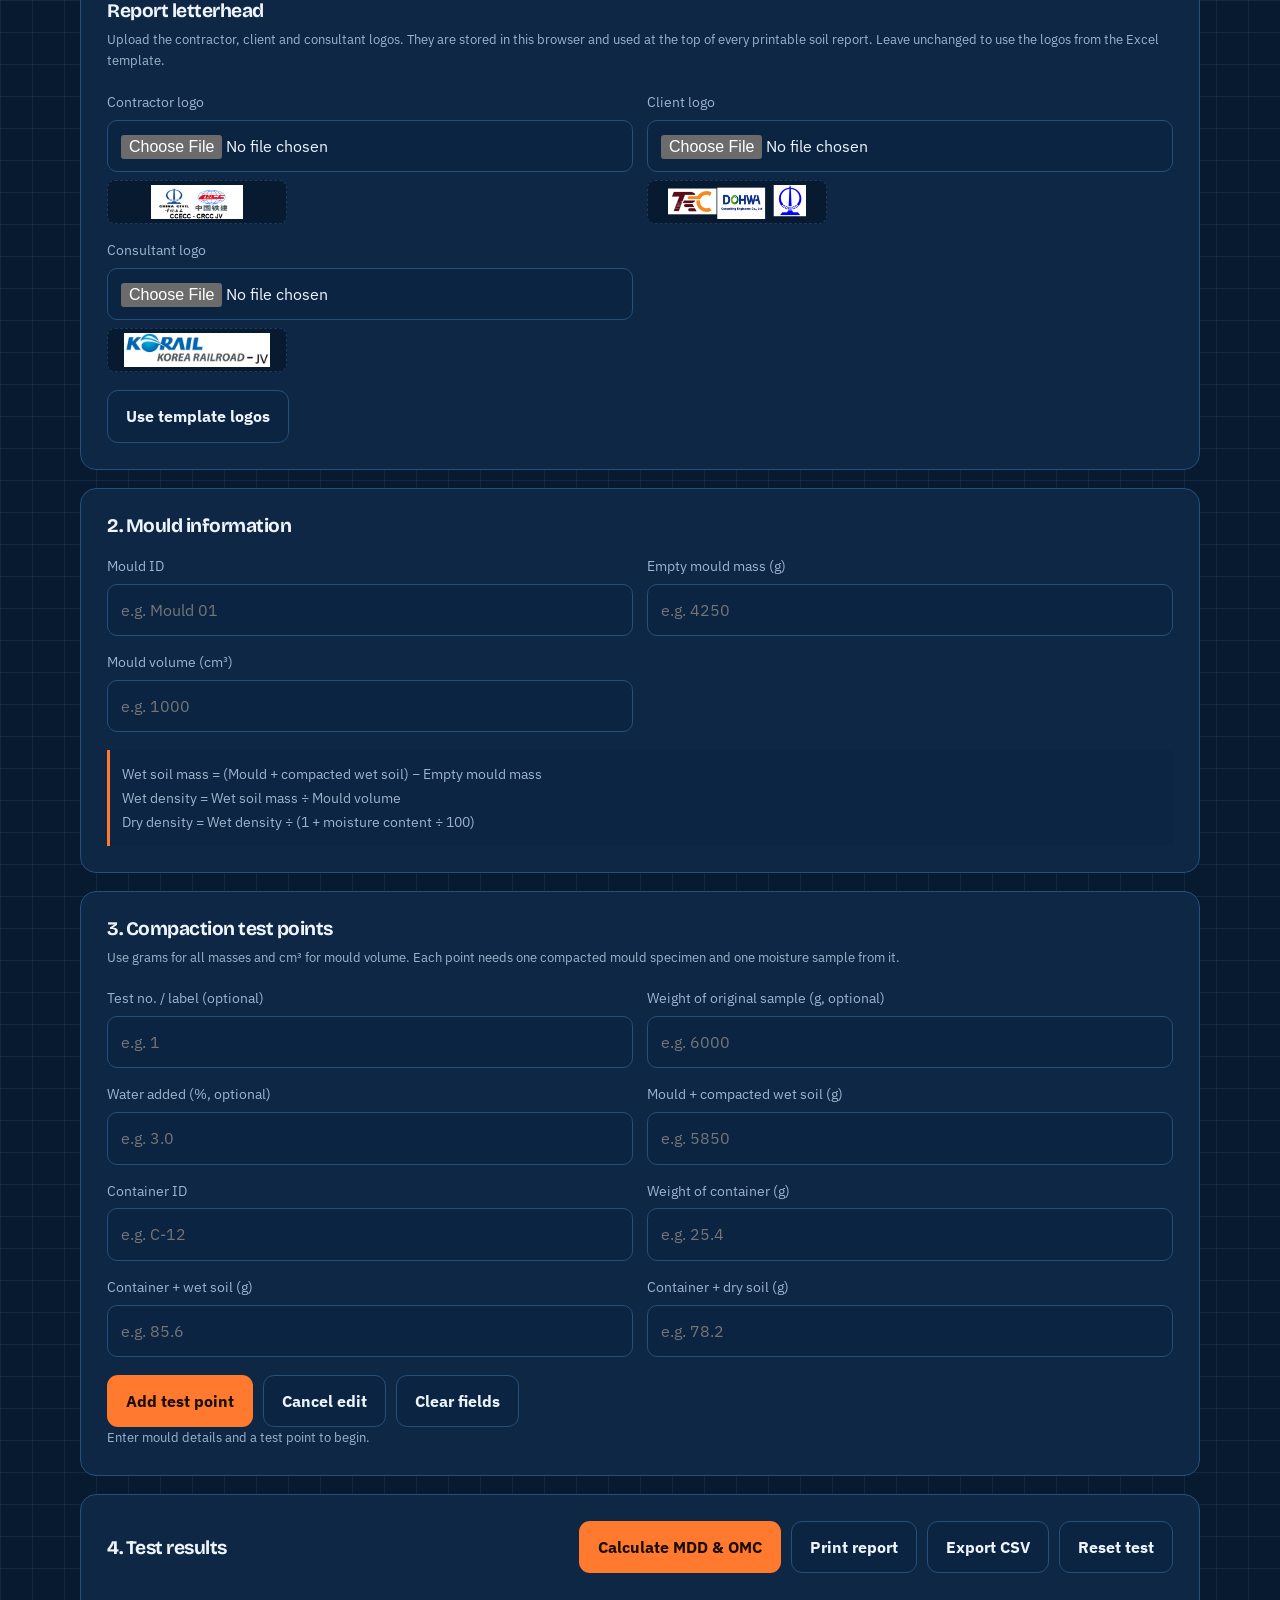
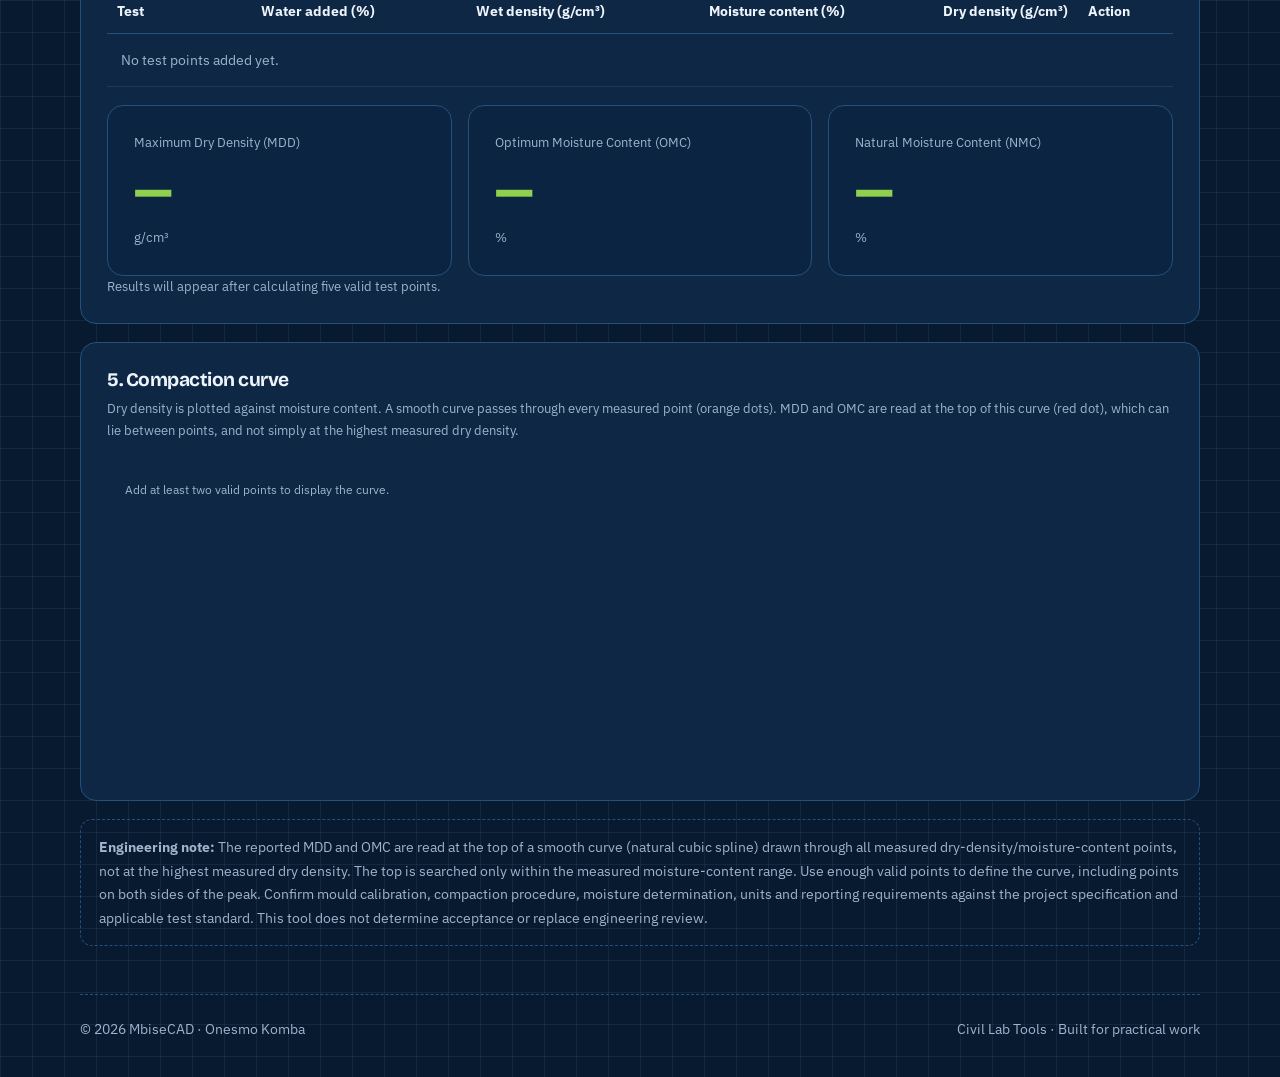
<file: tools/mdd-omc.html>
<!doctype html>
<html lang="en">
<head>
<meta charset="utf-8">
<meta name="viewport" content="width=device-width, initial-scale=1">
<meta name="theme-color" content="#071a2f">
<meta name="description" content="Proctor compaction test calculator by MbiseCAD — MDD, OMC, moisture content and compaction curve with print report.">
<title>MDD &amp; OMC Calculator — MbiseCAD</title>
<link rel="icon" type="image/png" href="../icons/mbisecad-mark.png">
<link rel="preconnect" href="https://fonts.googleapis.com">
<link rel="preconnect" href="https://fonts.gstatic.com" crossorigin>
<link href="https://fonts.googleapis.com/css2?family=Bricolage+Grotesque:opsz,wght@12..96,500;12..96,700;12..96,800&family=IBM+Plex+Sans:wght@400;500;600&family=IBM+Plex+Sans+Condensed:wght@500;600&display=swap" rel="stylesheet">
<link rel="stylesheet" href="../assets/shared.css">
<link rel="stylesheet" href="../assets/report.css">
<style>
  :root{--bad:#ff6b6b}
  [data-theme="light"]{--bad:#c62828}
  .field.full{grid-column:1 / -1}
  .bad-text{color:var(--bad);font-weight:700}
  #pointTable{min-width:820px}
  #pointTable td.lbl,#pointTable th{white-space:nowrap}
  #pointTable .num{font-variant-numeric:tabular-nums}
  #pointTable .row-actions{display:flex;gap:6px;flex-wrap:nowrap}
  .result .value .unit{font:600 .95rem/1 var(--body);color:var(--muted);margin-left:6px}
  .signatures{display:none}
  @media print{
    #infoCard,#mouldCard,#formCard{display:none!important}
    #pointTable{min-width:0}
    #pointTable th,#pointTable td{padding:5px 7px}
    #peakNote{display:block!important}
    .chart-wrap canvas{height:250px!important}
    .signatures{display:grid;grid-template-columns:1fr 1fr;gap:18px;margin-top:18px;border-top:1px solid #000;padding-top:10px;font-size:9.5pt}
    .signatures h4{margin:0 0 8px;font-size:10pt}
    .signatures p{margin:0 0 14px}
  }
</style>
<script>
  /* Weka theme mapema ili kuepuka flash ya rangi */
  try{document.documentElement.dataset.theme=localStorage.getItem('mbisecad-theme')||'dark'}catch(e){document.documentElement.dataset.theme='dark'}
</script>
</head>
<body>

<header class="topbar"><div class="wrap"><nav>
  <a class="brand" href="../index.html"><img class="logo" src="../icons/mbisecad-mark.png" alt=""><span>MbiseCAD</span></a>
  <div class="navright">
    <a class="navlink" href="../civil-lab-tools.html">← Civil Lab Tools</a>
    <button class="theme" id="themeBtn" type="button" aria-label="Switch colour theme">☀️ Light</button>
  </div>
</nav></div></header>

<main class="wrap">
  <section class="hero">
    <p class="crumbs"><a href="../civil-lab-tools.html">Civil Lab Tools</a> / Soil Testing / MDD &amp; OMC</p>
    <div class="eyebrow">Soil Testing</div>
    <h1>Proctor Compaction — MDD &amp; OMC</h1>
    <p class="lead">Enter the test information and mould details once, then add each compaction point. Results are read at the top of a smooth curve through all measured points.</p>
  </section>

  <section id="mdd-omc">

    <div class="tool" id="infoCard">
      <h3>1. Test information</h3>
      <div class="fields mt">
        <div class="field full"><label for="i-project">Project</label><input id="i-project" type="text" data-info="project" placeholder="Project name"></div>
        <div class="field"><label for="i-contractor">Contractor</label><input id="i-contractor" type="text" data-info="contractor" placeholder="e.g. Contractor name"></div>
        <div class="field"><label for="i-consultant">Consultant</label><input id="i-consultant" type="text" data-info="consultant" placeholder="e.g. Consultant name"></div>
        <div class="field"><label for="i-source">Source of material</label><input id="i-source" type="text" data-info="source" placeholder="e.g. Nyambula borrow pit"></div>
        <div class="field"><label for="i-sampleNo">Sample number</label><input id="i-sampleNo" type="text" data-info="sampleNo" placeholder="e.g. 2026/08/002"></div>
        <div class="field"><label for="i-sampledFrom">Location / sampled from</label><input id="i-sampledFrom" type="text" data-info="sampledFrom" placeholder="e.g. Km 345 borrow pit"></div>
        <div class="field"><label for="i-materialFor">Layer no. / material for</label><input id="i-materialFor" type="text" data-info="materialFor" placeholder="e.g. Quality control"></div>
        <div class="field"><label for="i-testedBy">Technician / tested by</label><input id="i-testedBy" type="text" data-info="testedBy" placeholder="Name"></div>
        <div class="field full"><label for="i-description">Sample description</label><input id="i-description" type="text" data-info="description" placeholder="e.g. Natural gravel, brown"></div>
        <div class="field"><label for="i-purpose">Purpose / objective</label><input id="i-purpose" type="text" data-info="purpose" placeholder="e.g. C1 trial"></div>
        <div class="field"><label for="i-checkedBy">Checked by</label><input id="i-checkedBy" type="text" data-info="checkedBy" placeholder="Name"></div>
        <div class="field"><label for="i-verifiedBy">Verified by (optional)</label><input id="i-verifiedBy" type="text" data-info="verifiedBy" placeholder="Name"></div>
        <div class="field"><label for="i-dateSampled">Date of sampling</label><input id="i-dateSampled" type="date" data-info="dateSampled"></div>
        <div class="field"><label for="i-dateTested">Date of testing</label><input id="i-dateTested" type="date" data-info="dateTested"></div>
        <div class="field"><label for="i-nmc">Natural moisture content, NMC (%)</label><input id="i-nmc" type="number" min="0" step="any" inputmode="decimal" data-info="nmc" placeholder="Optional"></div>
        <div class="field"><label for="i-testMethod">Test method</label><input id="i-testMethod" type="text" data-meta="testMethod" placeholder="e.g. CML 1.9"></div>
        <div class="field full"><label for="i-compaction">Compaction method</label><input id="i-compaction" type="text" data-meta="compaction" placeholder="e.g. BS Heavy — CBR mould, 5 layers, 62 blows"></div>
        <div class="field full sample-override"><label for="sampleOverride"><input id="sampleOverride" type="checkbox" data-sample-override> Override NMC sample details (edit the shared fields manually)</label></div>
        <div class="field full"><p class="hint sample-link-note" id="sampleNote"></p></div>
      </div>
    </div>

    <div id="logoSetup"></div>

    <div class="tool stack" id="mouldCard">
      <h3>2. Mould information</h3>
      <div class="fields mt">
        <div class="field"><label for="mouldId">Mould ID</label><input id="mouldId" type="text" data-mould="id" placeholder="e.g. Mould 01"></div>
        <div class="field"><label for="mouldMass">Empty mould mass (g)</label><input id="mouldMass" type="number" min="0" step="any" inputmode="decimal" data-mould="mass" placeholder="e.g. 4250"></div>
        <div class="field"><label for="mouldVolume">Mould volume (cm³)</label><input id="mouldVolume" type="number" min="0" step="any" inputmode="decimal" data-mould="volume" placeholder="e.g. 1000"></div>
      </div>
      <div class="formula">Wet soil mass = (Mould + compacted wet soil) − Empty mould mass<br>Wet density = Wet soil mass ÷ Mould volume<br>Dry density = Wet density ÷ (1 + moisture content ÷ 100)</div>
    </div>

    <div class="tool stack" id="formCard">
      <h3>3. Compaction test points</h3>
      <p class="hint">Use grams for all masses and cm³ for mould volume. Each point needs one compacted mould specimen and one moisture sample from it.</p>
      <div class="fields mt">
        <div class="field"><label for="pointLabel">Test no. / label (optional)</label><input id="pointLabel" type="text" placeholder="e.g. 1"></div>
        <div class="field"><label for="originalSample">Weight of original sample (g, optional)</label><input id="originalSample" type="number" min="0" step="any" inputmode="decimal" placeholder="e.g. 6000"></div>
        <div class="field"><label for="waterAdded">Water added (%, optional)</label><input id="waterAdded" type="number" min="0" step="any" inputmode="decimal" placeholder="e.g. 3.0"></div>
        <div class="field"><label for="mouldWet">Mould + compacted wet soil (g)</label><input id="mouldWet" type="number" min="0" step="any" inputmode="decimal" placeholder="e.g. 5850"></div>
        <div class="field"><label for="containerId">Container ID</label><input id="containerId" type="text" placeholder="e.g. C-12"></div>
        <div class="field"><label for="containerMass">Weight of container (g)</label><input id="containerMass" type="number" min="0" step="any" inputmode="decimal" placeholder="e.g. 25.4"></div>
        <div class="field"><label for="containerWet">Container + wet soil (g)</label><input id="containerWet" type="number" min="0" step="any" inputmode="decimal" placeholder="e.g. 85.6"></div>
        <div class="field"><label for="containerDry">Container + dry soil (g)</label><input id="containerDry" type="number" min="0" step="any" inputmode="decimal" placeholder="e.g. 78.2"></div>
      </div>
      <div class="actions">
        <button class="btn primary" id="addPoint" type="button">Add test point</button>
        <button class="btn secondary" id="cancelEdit" type="button" hidden>Cancel edit</button>
        <button class="btn secondary" id="clearPointForm" type="button">Clear fields</button>
      </div>
      <p class="hint" id="mddMessage" role="status" aria-live="polite">Enter mould details and a test point to begin.</p>
    </div>

    <div class="tool stack">
      <div class="head-row">
        <h3>4. Test results</h3>
        <div class="actions">
          <button class="btn primary" id="calculateMdd" type="button">Calculate MDD &amp; OMC</button>
          <button class="btn secondary" id="btnPrint" type="button">Print report</button>
          <button class="btn secondary" id="btnCsv" type="button">Export CSV</button>
          <button class="btn secondary" id="btnReset" type="button">Reset test</button>
        </div>
      </div>
      <div class="table-scroll">
        <table class="data-table" id="pointTable">
          <thead><tr>
            <th>Test</th>
            <th class="num">Water added (%)</th>
            <th class="num">Wet density (g/cm³)</th>
            <th class="num">Moisture content (%)</th>
            <th class="num">Dry density (g/cm³)</th>
            <th>Action</th>
          </tr></thead>
          <tbody id="mddRows"><tr><td colspan="6" class="empty">No test points added yet.</td></tr></tbody>
        </table>
      </div>
      <div class="grid stack">
        <div class="tool result"><small>Maximum Dry Density (MDD)</small><div class="value" id="mddValue">—</div><small id="mddKg">g/cm³</small></div>
        <div class="tool result"><small>Optimum Moisture Content (OMC)</small><div class="value" id="omcValue">—</div><small>%</small></div>
        <div class="tool result"><small>Natural Moisture Content (NMC)</small><div class="value" id="nmcValue">—</div><small>%</small></div>
      </div>
      <p class="hint" id="peakNote">Results will appear after calculating five valid test points.</p>
      <p class="hint" id="saveState"></p>
    </div>

    <div class="tool stack">
      <h3>5. Compaction curve</h3>
      <p class="hint">Dry density is plotted against moisture content. A smooth curve passes through every measured point (orange dots). MDD and OMC are read at the top of this curve (red dot), which can lie between points, and not simply at the highest measured dry density.</p>
      <div class="chart-wrap"><canvas id="compactionChart" height="320"></canvas></div>
    </div>

    <div class="signatures">
      <div>
        <h4>FOR CONTRACTOR</h4>
        <p>Checked by (MT): <span data-sign="testedBy"></span></p>
        <p>Signature: ______________________________</p>
        <p>Date: <span data-sign="dateTested"></span></p>
      </div>
      <div>
        <h4>FOR ENGINEER</h4>
        <p>Verified by (ME): <span data-sign="checkedBy"></span></p>
        <p>Signature: ______________________________</p>
        <p>Date: <span data-sign="dateTested"></span></p>
      </div>
    </div>

    <div class="notice"><strong>Engineering note:</strong> The reported MDD and OMC are read at the top of a smooth curve (natural cubic spline) drawn through all measured dry-density/moisture-content points, not at the highest measured dry density. The top is searched only within the measured moisture-content range. Use enough valid points to define the curve, including points on both sides of the peak. Confirm mould calibration, compaction procedure, moisture determination, units and reporting requirements against the project specification and applicable test standard. This tool does not determine acceptance or replace engineering review.</div>

  </section>
</main>

<div id="printSheet" class="print-sheet" aria-hidden="true"></div>

<footer><div class="wrap footer"><span>© <span id="year"></span> MbiseCAD · Onesmo Komba</span><span>Civil Lab Tools · Built for practical work</span></div></footer>

<script src="../assets/shared.js"></script>
<script src="../assets/tool-kit.js"></script>
<script>
(function(){
  'use strict';

  var TK=window.MbiseTool||null;
  var el=function(id){return document.getElementById(id)};

  function escapeHTML(value){
    return String(value==null?'':value).replace(/[&<>"']/g,function(ch){
      return {'&':'&amp;','<':'&lt;','>':'&gt;','"':'&quot;',"'":'&#39;'}[ch];
    });
  }
  function fmt(n,d){
    d=d===undefined?3:d;
    if(typeof n!=='number'||!isFinite(n))return '—';
    var s=n.toFixed(d);
    if(/^-0(\.0*)?$/.test(s))s=s.slice(1);
    return s;
  }
  function num(value){
    var s=String(value==null?'':value).trim();
    return s===''?NaN:Number(s);
  }
  function todayISO(){
    var d=new Date(),p=function(n){return n<10?'0'+n:String(n)};
    return d.getFullYear()+'-'+p(d.getMonth()+1)+'-'+p(d.getDate());
  }

  /* ---------- state ---------- */
  function defaultState(){
    return {
      info:{project:'',contractor:'',consultant:'',source:'',sampleNo:'',sampledFrom:'',materialFor:'',testedBy:'',checkedBy:'',verifiedBy:'',description:'',purpose:'',dateSampled:'',dateTested:todayISO(),nmc:''},
      meta:{testMethod:'CML 1.9, Ref. BS 1377: Part 4: 1990',compaction:'BS Heavy — CBR mould, 5 layers, 62 blows, 4.5 kg rammer'},
      mould:{id:'',mass:'',volume:''},
      points:[]
    };
  }

  var state=defaultState(),editingIndex=null,lastResult=null,restored=false;
  var SAMPLE_MAP={project:'project',location:'sampledFrom',materialFor:'materialFor',materialFrom:'source',dateSampled:'dateSampled',nmc:'nmc'};
  var esc=function(v){return (TK?TK.escapeHTML:escapeHTML)(v);};

  function applyLinkedSample(){
    if(!TK)return;
    var linked=state.info.sampleOverride!=='1';
    var result=linked?TK.linkSample(state.info,state.info.sampleNo,SAMPLE_MAP):{record:null,linked:false};
    var note=el('sampleNote');
    if(note)note.textContent=result.linked&&result.record
      ? 'Shared sample details filled from NMC sample '+state.info.sampleNo+'. Uncheck override to re-link.'
      : (state.info.sampleOverride==='1'?'Local override active — shared fields are editable.':'');
    if(el('sampleOverride'))el('sampleOverride').checked=state.info.sampleOverride==='1';
    ['project','sampledFrom','materialFor','source','dateSampled','nmc'].forEach(function(k){
      var input=document.querySelector('[data-info="'+k+'"]');
      if(input)input.readOnly=result.linked&&!!result.record&&k!=='nmc';
    });
  }

  var POINT_FIELDS=['label','originalSample','waterAdded','mouldWet','containerId','containerMass','containerWet','containerDry'];
  var FORM_IDS={label:'pointLabel',originalSample:'originalSample',waterAdded:'waterAdded',mouldWet:'mouldWet',containerId:'containerId',containerMass:'containerMass',containerWet:'containerWet',containerDry:'containerDry'};

  function restore(){
    if(!TK)return;
    var saved=TK.store('mdd-omc').load(null);
    if(!saved||typeof saved!=='object')return;
    restored=true;
    var base=defaultState();
    ['info','meta','mould'].forEach(function(group){
      if(saved[group]&&typeof saved[group]==='object'){
        Object.keys(base[group]).forEach(function(k){
          if(typeof saved[group][k]==='string')base[group][k]=saved[group][k];
        });
      }
    });
    if(Object.prototype.toString.call(saved.points)==='[object Array]'){
      saved.points.forEach(function(p){
        if(!p||typeof p!=='object')return;
        var point={};
        POINT_FIELDS.forEach(function(f){point[f]=String(p[f]==null?'':p[f])});
        base.points.push(point);
      });
    }
    state=base;
  }

  var saveSoon=TK?TK.debounce(saveNow,500):function(){};
  function saveNow(){
    if(!TK)return;
    var ok=TK.store('mdd-omc').save(state);
    var status=el('saveState');
    if(status){
      var d=new Date(),p=function(n){return n<10?'0'+n:String(n)};
      status.textContent=ok?('Saved in this browser at '+p(d.getHours())+':'+p(d.getMinutes())+'.'):'Could not save in this browser.';
      status.className=ok?'hint':'hint bad-text';
    }
  }

  /* ---------- calculations ---------- */
  function calcPoint(raw){
    var mould=state.mould;
    var mouldMass=num(mould.mass),volume=num(mould.volume);
    var wetMass=num(raw.mouldWet),tare=num(raw.containerMass),
        containerWet=num(raw.containerWet),containerDry=num(raw.containerDry);
    if([mouldMass,volume,wetMass,tare,containerWet,containerDry].some(function(v){return isNaN(v)})){
      return {state:'blank'};
    }
    if(![mouldMass,volume,wetMass,tare,containerWet,containerDry].every(isFinite))return {state:'error'};
    var wetSoil=wetMass-mouldMass,wetSample=containerWet-tare,
        drySample=containerDry-tare,water=containerWet-containerDry;
    if(mouldMass<0||volume<=0||wetSoil<=0||wetSample<=0||drySample<=0||water<0)return {state:'error'};
    var w=water/drySample*100,wetDensity=wetSoil/volume,dryDensity=wetDensity/(1+w/100);
    if(!isFinite(w)||!isFinite(dryDensity)||dryDensity<=0)return {state:'error'};
    return {state:'ok',w:w,wetDensity:wetDensity,dryDensity:dryDensity,wetSoil:wetSoil,water:water,drySample:drySample};
  }

  function pointData(){
    return state.points.map(function(raw,i){
      var c=calcPoint(raw);
      return {
        index:i,
        label:raw.label.trim()||('Test '+(i+1)),
        waterAdded:num(raw.waterAdded),
        wetDensity:c.wetDensity,
        dryDensity:c.dryDensity,
        w:c.w,
        state:c.state
      };
    });
  }

  /* ---------- table ---------- */
  function renderRows(){
    var body=el('mddRows'),data=pointData();
    if(!data.length){
      body.innerHTML='<tr><td colspan="6" class="empty">No test points added yet.</td></tr>';
      return;
    }
    body.innerHTML=data.map(function(p){
      var bad=p.state==='error';
      return '<tr'+(bad?' class="bad-text"':'')+'>'+
        '<td class="lbl">'+escapeHTML(p.label)+'</td>'+
        '<td class="num">'+(isNaN(p.waterAdded)?'—':fmt(p.waterAdded,2))+'</td>'+
        '<td class="num">'+(bad?'check':fmt(p.wetDensity,3))+'</td>'+
        '<td class="num">'+(bad?'check':fmt(p.w,2))+'</td>'+
        '<td class="num">'+(bad?'check':fmt(p.dryDensity,3))+'</td>'+
        '<td><div class="row-actions">'+
          '<button class="btn secondary small" type="button" data-edit="'+p.index+'">Edit</button>'+
          '<button class="btn secondary small" type="button" data-remove-point="'+p.index+'">Remove</button>'+
        '</div></td></tr>';
    }).join('');
  }

  /* ---------- natural cubic spline ---------- */
  function buildNaturalSpline(points){
    var p=points.slice().sort(function(a,b){return a.w-b.w});
    var n=p.length,h=[],alpha=[],
        l=Array(n).fill(0),mu=Array(n).fill(0),z=Array(n).fill(0),
        a=p.map(function(v){return v.d}),
        b=Array(n-1).fill(0),c=Array(n).fill(0),d=Array(n-1).fill(0);
    for(var i=0;i<n-1;i++){
      h[i]=p[i+1].w-p[i].w;
      if(!(h[i]>0))throw new Error('Moisture content values must be unique.');
    }
    for(i=1;i<n-1;i++)alpha[i]=3/h[i]*(a[i+1]-a[i])-3/h[i-1]*(a[i]-a[i-1]);
    l[0]=1;
    for(i=1;i<n-1;i++){
      l[i]=2*(p[i+1].w-p[i-1].w)-h[i-1]*mu[i-1];
      if(Math.abs(l[i])<1e-12)throw new Error('Unable to build spline from these points.');
      mu[i]=h[i]/l[i];
      z[i]=(alpha[i]-h[i-1]*z[i-1])/l[i];
    }
    l[n-1]=1;
    for(var j=n-2;j>=0;j--){
      c[j]=z[j]-mu[j]*c[j+1];
      b[j]=(a[j+1]-a[j])/h[j]-h[j]*(c[j+1]+2*c[j])/3;
      d[j]=(c[j+1]-c[j])/(3*h[j]);
    }
    return {p:p,a:a,b:b,c:c,d:d,h:h};
  }
  function splineValue(s,i,x){
    var t=x-s.p[i].w;
    return s.a[i]+s.b[i]*t+s.c[i]*t*t+s.d[i]*t*t*t;
  }
  function findSplinePeak(s){
    var candidates=[];
    for(var i=0;i<s.h.length;i++){
      var A=3*s.d[i],B=2*s.c[i],C=s.b[i],roots=[];
      if(Math.abs(A)<1e-12){if(Math.abs(B)>1e-12)roots.push(-C/B)}
      else{
        var disc=B*B-4*A*C;
        if(disc>=0){
          var q=Math.sqrt(disc);
          roots.push((-B+q)/(2*A),(-B-q)/(2*A));
        }
      }
      candidates.push({x:s.p[i].w,y:s.a[i]});
      for(var k=0;k<roots.length;k++){
        var t=roots[k];
        if(t>1e-9&&t<s.h[i]-1e-9){
          var x=s.p[i].w+t;
          candidates.push({x:x,y:splineValue(s,i,x)});
        }
      }
    }
    var last=s.p.length-1;
    candidates.push({x:s.p[last].w,y:s.p[last].d});
    return candidates.reduce(function(best,v){return v.y>best.y?v:best});
  }

  /* ---------- chart ---------- */
  function chartPoints(){
    return pointData().filter(function(p){return p.state==='ok'})
      .map(function(p){return {w:p.w,d:p.dryDensity}})
      .sort(function(a,b){return a.w-b.w});
  }
  function curveSamples(s){
    var out=[];
    for(var i=0;i<s.h.length;i++){
      var steps=80;
      for(var k=(i===0?0:1);k<=steps;k++){
        var x=s.p[i].w+s.h[i]*k/steps;
        out.push({x:x,y:splineValue(s,i,x)});
      }
    }
    return out;
  }
  function drawCompactionChart(printMode){
    var canvas=el('compactionChart');
    if(!canvas)return;
    var rect=canvas.getBoundingClientRect(),
        W=Math.max(300,rect.width||600),H=320,dpr=window.devicePixelRatio||1;
    canvas.width=Math.round(W*dpr);canvas.height=Math.round(H*dpr);canvas.style.height=H+'px';
    var ctx=canvas.getContext('2d');
    if(!ctx)return;
    ctx.setTransform(dpr,0,0,dpr,0,0);ctx.clearRect(0,0,W,H);
    var cs=getComputedStyle(document.documentElement);
    function cv(name,d){return cs.getPropertyValue(name).trim()||d}
    var muted=printMode?'#333':cv('--muted','#888'),
        grid=printMode?'#d9d9d9':cv('--line-soft','#ccc'),
        axis=printMode?'#666':cv('--line','#999'),
        green=printMode?'#2e7d32':cv('--green','#4a4'),
        orange=printMode?'#ef6c00':cv('--orange','#f70'),
        ink=printMode?'#000':cv('--text','#000'),
        panel=printMode?'#fff':cv('--panel','#fff');
    var pts=chartPoints();
    ctx.font='12px IBM Plex Sans, sans-serif';ctx.fillStyle=muted;ctx.textBaseline='alphabetic';
    if(pts.length<2){
      ctx.fillText('Add at least two valid points to display the curve.',18,40);
      return;
    }
    var unique=pts.every(function(p,i){return i===0||p.w-pts[i-1].w>1e-8});
    var spline=null,samples=pts.map(function(p){return {x:p.w,y:p.d}});
    if(unique){
      try{spline=buildNaturalSpline(pts);samples=curveSamples(spline);}catch(e){spline=null;}
    }
    var peak=(lastResult&&spline)?lastResult.peak:null;
    var xs=samples.map(function(v){return v.x}),
        ys=samples.map(function(v){return v.y}).concat(pts.map(function(p){return p.d}));
    var xmin=Math.min.apply(null,xs),xmax=Math.max.apply(null,xs),
        ymin=Math.min.apply(null,ys),ymax=Math.max.apply(null,ys);
    var xpad=(xmax-xmin)*.06||1,ypad=(ymax-ymin)*.18||.05;
    var x0=xmin-xpad,x1=xmax+xpad,y0=ymin-ypad,y1=ymax+ypad;
    var L=58,R=18,T=22,B=44;
    function X(v){return L+(v-x0)/(x1-x0)*(W-L-R)}
    function Y(v){return H-B-(v-y0)/(y1-y0)*(H-T-B)}

    ctx.lineWidth=1;ctx.strokeStyle=grid;
    for(var i=0;i<=4;i++){
      var yv=y0+(y1-y0)*i/4,y=Y(yv);
      ctx.beginPath();ctx.moveTo(L,y);ctx.lineTo(W-R,y);ctx.stroke();
      ctx.textAlign='right';ctx.fillText(yv.toFixed(3),L-8,y+4);
    }
    for(i=0;i<=5;i++){
      var xv=x0+(x1-x0)*i/5,x=X(xv);
      ctx.beginPath();ctx.moveTo(x,T);ctx.lineTo(x,H-B);ctx.stroke();
      ctx.textAlign='center';ctx.fillText(xv.toFixed(1),x,H-B+16);
    }
    ctx.strokeStyle=axis;ctx.beginPath();ctx.moveTo(L,T);ctx.lineTo(L,H-B);ctx.lineTo(W-R,H-B);ctx.stroke();
    ctx.fillStyle=muted;ctx.textAlign='center';ctx.fillText('Moisture content (%)',(L+W-R)/2,H-6);
    ctx.save();ctx.translate(14,(T+H-B)/2);ctx.rotate(-Math.PI/2);ctx.fillText('Dry density (g/cm³)',0,0);ctx.restore();

    ctx.strokeStyle=green;ctx.lineWidth=3;ctx.lineJoin='round';ctx.beginPath();
    samples.forEach(function(v,i){if(i===0)ctx.moveTo(X(v.x),Y(v.y));else ctx.lineTo(X(v.x),Y(v.y));});
    ctx.stroke();

    if(peak){
      ctx.setLineDash([5,4]);ctx.lineWidth=1.2;ctx.strokeStyle=ink;
      ctx.beginPath();
      ctx.moveTo(X(peak.x),Y(peak.y));ctx.lineTo(X(peak.x),H-B);
      ctx.moveTo(X(peak.x),Y(peak.y));ctx.lineTo(L,Y(peak.y));
      ctx.stroke();ctx.setLineDash([]);
    }

    pts.forEach(function(p){
      ctx.beginPath();ctx.arc(X(p.w),Y(p.d),5.5,0,Math.PI*2);
      ctx.fillStyle=orange;ctx.fill();ctx.lineWidth=2;ctx.strokeStyle=panel;ctx.stroke();
    });
    if(peak){
      ctx.beginPath();ctx.arc(X(peak.x),Y(peak.y),6.5,0,Math.PI*2);
      ctx.fillStyle='#ef4444';ctx.fill();ctx.lineWidth=2;ctx.strokeStyle=panel;ctx.stroke();
      ctx.fillStyle=ink;ctx.font='600 12px IBM Plex Sans, sans-serif';
      var label='MDD '+peak.y.toFixed(3)+' · OMC '+peak.x.toFixed(2)+'%';
      var tw=ctx.measureText(label).width,
          lx=Math.min(W-R-tw,Math.max(L+4,X(peak.x)-tw/2)),
          ly=Math.max(T+12,Y(peak.y)-14);
      ctx.textAlign='left';ctx.fillText(label,lx,ly);
    }
    ctx.textAlign='left';
  }

  function clearResults(note){
    lastResult=null;
    el('mddValue').textContent='—';
    el('mddKg').textContent='g/cm³';
    el('omcValue').textContent='—';
    el('peakNote').textContent=note;
    el('peakNote').className='hint';
  }

  function updateNmc(){
    var v=num(state.info.nmc);
    el('nmcValue').textContent=isFinite(v)?fmt(v,2):'—';
  }

  /* ---------- form ---------- */
  function setFormValues(point){
    POINT_FIELDS.forEach(function(f){
      el(FORM_IDS[f]).value=point?point[f]:'';
    });
  }
  function clearPointForm(){setFormValues(null)}

  function startEdit(i){
    var p=state.points[i];
    if(!p)return;
    editingIndex=i;
    setFormValues(p);
    el('addPoint').textContent='Update point';
    el('cancelEdit').hidden=false;
    el('formCard').scrollIntoView({behavior:'smooth',block:'start'});
    el('pointLabel').focus();
    el('mddMessage').textContent='Editing test point '+(i+1)+'. Change the readings and press Update point.';
  }
  function cancelEditMode(){
    editingIndex=null;
    clearPointForm();
    el('addPoint').textContent='Add test point';
    el('cancelEdit').hidden=true;
    el('mddMessage').textContent='Edit cancelled.';
  }

  function submitPoint(){
    var msg=el('mddMessage');
    var mouldMass=num(state.mould.mass),volume=num(state.mould.volume);
    if(!(mouldMass>=0)||!(volume>0)){
      msg.textContent='Enter the empty mould mass and a mould volume greater than zero first.';
      return;
    }
    var required=['mouldWet','containerMass','containerWet','containerDry'];
    if(required.some(function(id){return el(id).value.trim()===''})){
      msg.textContent='Enter the mould + wet soil, container, container + wet soil and container + dry soil masses.';
      return;
    }
    var point={};
    point.label=el('pointLabel').value.trim();
    point.originalSample=el('originalSample').value.trim();
    point.waterAdded=el('waterAdded').value.trim();
    point.mouldWet=el('mouldWet').value.trim();
    point.containerId=el('containerId').value.trim();
    point.containerMass=el('containerMass').value.trim();
    point.containerWet=el('containerWet').value.trim();
    point.containerDry=el('containerDry').value.trim();

    var check=calcPoint(point);
    if(check.state!=='ok'){
      msg.textContent='Check the readings: mould volume and soil masses must be positive, and wet sample mass cannot be less than dry sample mass.';
      return;
    }
    var label=point.label||('Test '+(state.points.length+1));
    if(editingIndex!==null){
      state.points[editingIndex]=point;
      msg.textContent='Test point '+label+' updated. Recalculate MDD and OMC.';
    }else{
      state.points.push(point);
      msg.textContent=label+' added. Add the next compaction point.';
    }
    editingIndex=null;
    el('addPoint').textContent='Add test point';
    el('cancelEdit').hidden=true;
    clearPointForm();
    renderRows();
    clearResults('Recalculate after adding, editing or removing test points.');
    drawCompactionChart();
    saveNow();
  }

  /* ---------- calculate ---------- */
  function calculate(silent){
    var msg=el('mddMessage'),note=el('peakNote');
    var pts=chartPoints();
    if(state.points.length<5||pts.length<5){
      if(!silent)msg.textContent='Enter all five compaction test points before calculating MDD and OMC.';
      return false;
    }
    if(pts.some(function(p){return !isFinite(p.w)||!isFinite(p.d)})){
      if(!silent)msg.textContent='Check all readings. Every point must have valid moisture content and dry density.';
      return false;
    }
    for(var i=1;i<pts.length;i++){
      if(pts[i].w-pts[i-1].w<1e-8){
        if(!silent)msg.textContent='Moisture content values must be different for every point.';
        return false;
      }
    }
    try{
      var spline=buildNaturalSpline(pts);
      var peak=findSplinePeak(spline);
      lastResult={peak:peak,spline:spline};
      el('mddValue').textContent=peak.y.toFixed(3);
      el('mddKg').textContent='g/cm³ · '+(peak.y*1000).toFixed(0)+' kg/m³';
      el('omcValue').textContent=peak.x.toFixed(2);
      updateNmc();
      drawCompactionChart();
      var atEdge=peak.x<=pts[0].w+1e-6||peak.x>=pts[pts.length-1].w-1e-6;
      if(atEdge){
        msg.textContent='The curve has no peak inside your data range. Add test points on both sides of the maximum before reporting MDD and OMC.';
        note.textContent='Warning: the highest point of the curve is at the edge of the measured range ('+peak.y.toFixed(3)+' g/cm³ at '+peak.x.toFixed(2)+'%), so it is not a true peak.';
        note.className='hint bad-text';
      }else{
        msg.textContent='MDD and OMC are read at the top of the smooth curve that passes through every measured point.';
        note.textContent='Top of curve: MDD '+peak.y.toFixed(3)+' g/cm³ ('+(peak.y*1000).toFixed(0)+' kg/m³) at OMC '+peak.x.toFixed(2)+'% moisture content.';
        note.className='hint';
      }
      return true;
    }catch(err){
      if(!silent)msg.textContent=err.message||'Unable to calculate the curve. Check the entered data.';
      return false;
    }
  }

  /* ---------- print + CSV ---------- */
  function signBlock(){
    var info=state.info,d=function(v){return TK?TK.dateDisplay(v):v};
    var roles=[
      ['Prepared by:',info.testedBy,"Consultant's Materials Technician",d(info.dateTested)],
      ['Checked by:',info.checkedBy,"Consultant's Materials Technician",d(info.dateTested)],
      ['Verified by:',info.verifiedBy||info.checkedBy,"Consultant's Materials Engineer",d(info.dateTested)]
    ];
    return '<div class=\"rpt-sign\">'+roles.map(function(x){
      return '<div><div class=\"role\">'+x[0]+'</div><div class=\"line\">'+(x[3]?' '+esc(x[3]):'')+'</div><div>'+esc(x[1]||'')+'</div><div class=\"line\"></div><div class=\"title\">'+x[2]+'</div></div>';
    }).join('')+'</div>';
  }

  function buildReport(){
    var info=state.info,data=pointData(),n=data.length;
    var dd=function(v){return TK?TK.dateDisplay(v):v};
    var val=function(v){return esc(v==null?'':v)};
    var cell=function(v,dec){return (typeof v==='number'&&isFinite(v))?fmt(v,dec):''};
    var h=TK?TK.logoBand():'<div class=\"rpt-logos\"></div>';
    h+='<div class=\"rpt-title\">PROJECT:  '+val(info.project)+'\n<span class=\"main\">COMPACTION TEST- (Maximum Dry Density)</span></div>';
    h+='<table class=\"rpt rpt-kv\"><tbody>'+
      '<tr><td class=\"lbl\">LOCATION:</td><td class=\"val\">'+val(info.sampledFrom)+'</td><td class=\"lbl2\">DATE SAMPLED:</td><td class=\"val2\">'+val(dd(info.dateSampled))+'</td></tr>'+
      '<tr><td class=\"lbl\">LAYER NO</td><td class=\"val\">'+val(info.materialFor)+'</td><td class=\"lbl2\">DATE TESTED</td><td class=\"val2\">'+val(dd(info.dateTested))+'</td></tr>'+
      '<tr><td class=\"lbl\">SAMPLE NO</td><td class=\"val\">'+val(info.sampleNo)+'</td><td class=\"lbl2\">TECHNICIAN:</td><td class=\"val2\">'+val(info.testedBy)+'</td></tr>'+
      '<tr><td class=\"lbl\">MATERIAL FROM</td><td class=\"val\">'+val(info.source)+'</td><td class=\"lbl2\">CHECKED BY:</td><td class=\"val2\">'+val(info.checkedBy)+'</td></tr>'+
      '</tbody></table>';
    h+='<table class=\"rpt rpt-tight\"><tbody>'+
      '<tr><td class=\"lbl\">TEST REPORT</td></tr>'+
      '<tr><td class=\"lbl\">TEST METHOD: '+val(state.meta.testMethod||'CML TEST 1.9  Ref: BS 1377 Part 4:1990')+'</td></tr>'+
      '<tr><td class=\"lbl\">MOULD ID: '+val(state.mould.id)+' &nbsp; COMPACTION: '+val(state.meta.compaction)+'</td></tr>'+
      '</tbody></table>';

    h+='<table class=\"rpt rpt-tight\"><thead><tr><th class=\"lbl\" style=\"width:35%\">Bulk density determination</th><th class=\"unit\">Unit</th>';
    for(var i=0;i<n;i++)h+='<th>'+val(data[i].label)+'</th>';
    h+='</tr></thead><tbody>';
    function bulk(label,unit,fn,dec){
      var cells='';
      for(var i=0;i<n;i++)cells+='<td class=\"right\">'+cell(fn(data[i],state.points[i],i),dec)+'</td>';
      return '<tr><td class=\"lbl\">'+label+'</td><td class=\"unit\">'+unit+'</td>'+cells+'</tr>';
    }
    h+=bulk('Test NO.','',function(d,r,i){return i+1},0);
    h+=bulk('Weight of sample','g',function(d,r){return num(r.originalSample)},2);
    h+=bulk('Water Added','%',function(d){return d.waterAdded},2);
    h+=bulk('Weight of mould + sample','g',function(d,r){return num(r.mouldWet)},2);
    h+=bulk('Weight of mould','g',function(){return num(state.mould.mass)},2);
    h+=bulk('Weight of sample','g',function(d){return d.state==='ok'?d.wetSoil:NaN},2);
    h+=bulk('Volume of mould','cm3',function(){return num(state.mould.volume)},2);
    h+=bulk('Wet density','Kg/m3',function(d){return d.state==='ok'?d.wetDensity*1000:NaN},2);
    h+='<tr class=\"rpt-section\"><td colspan=\"'+(n+2)+'\">Moisture content determination</td></tr>';
    h+='<tr><td class=\"lbl\">Container NO.</td><td></td>'+data.map(function(d,i){return '<td class=\"right\">'+val(state.points[i].containerId)+'</td>'}).join('')+'</tr>';
    h+=bulk('WT. Of wet soil +Container','g',function(d,r){return num(r.containerWet)},2);
    h+=bulk('WT. Of dry soil + Container','g',function(d,r){return num(r.containerDry)},2);
    h+=bulk('WT. Of moisture','g',function(d){return d.state==='ok'?d.water:NaN},2);
    h+=bulk('WT. Of Container','g',function(d,r){return num(r.containerMass)},2);
    h+=bulk('WT. Of dry soil','g',function(d){return d.state==='ok'?d.drySample:NaN},2);
    h+=bulk('Moisture content','%',function(d){return d.w},2);
    h+=bulk('Dry density','Kg/m3',function(d){return d.state==='ok'?d.dryDensity*1000:NaN},2);
    h+='</tbody></table>';

    if(TK){
      var chart=TK.canvasImage('compactionChart');
      h+=chart?('<div class=\"rpt-chart rpt-chart--sm\"><img src=\"'+chart+'\" alt=\"Compaction curve\"></div>'):'<div class=\"rpt-chart-fallback\">Compaction curve unavailable</div>';
    }
    var mdd=lastResult&&lastResult.peak?lastResult.peak.y*1000:NaN,
        omc=lastResult&&lastResult.peak?lastResult.peak.x:NaN,
        nmc=num(info.nmc);
    h+='<div class=\"rpt-callout\"><div><span>MDD:</span><b>'+cell(mdd,2)+'</b><span>kg/m³</span></div>'+
      '<div><span>OMC:</span><b>'+cell(omc,2)+'</b><span>%</span></div>'+
      '<div><span>NMC %</span><b>'+cell(nmc,2)+'</b><span>%</span></div></div>';
    h+='<div class=\"rpt-remarks\">Remarks: '+val(info.description||info.purpose)+' <span class=\"rpt-dots\"></span></div>';
    h+=signBlock();
    return h;
  }

  function printSheet(){
    var msg=el('mddMessage');
    if(state.points.length<5){
      msg.textContent='Add five valid test points before printing a report.';
      return;
    }
    if(!lastResult&&!calculate(true)){
      msg.textContent='Check the test points before printing the report.';
      return;
    }
    drawCompactionChart(true);
    if(TK)TK.printSheet(buildReport());
    else window.print();
    drawCompactionChart(false);
  }

  function exportCsv(){
    if(!lastResult&&state.points.length>=5)calculate(true);
    var info=state.info;
    var rows=[
      ['Proctor Compaction Test (MDD & OMC)'],
      ['Project',info.project],
      ['Contractor',info.contractor],
      ['Consultant',info.consultant],
      ['Sample number',info.sampleNo],
      ['Source of material',info.source],
      ['Sampled from',info.sampledFrom],
      ['Sample description',info.description],
      ['Purpose / objective',info.purpose],
      ['Tested by',info.testedBy],
      ['Checked / verified by',info.checkedBy],
      ['Date of sampling',info.dateSampled],
      ['Date of testing',info.dateTested],
      ['Test method',state.meta.testMethod],
      ['Compaction method',state.meta.compaction],
      ['Mould ID',state.mould.id],
      ['Mould mass (g)',state.mould.mass],
      ['Mould volume (cm3)',state.mould.volume],
      ['NMC (%)',info.nmc],
      [],
      ['Test','Water added (%)','Original sample (g)','Mould + wet soil (g)','Mould mass (g)','Mould volume (cm3)','Wet density (g/cm3)','Container ID','Container (g)','Container + wet soil (g)','Container + dry soil (g)','Moisture (g)','Dry soil (g)','Moisture content (%)','Dry density (g/cm3)','Dry density (kg/m3)']
    ];
    state.points.forEach(function(raw,i){
      var c=calcPoint(raw),ok=c.state==='ok';
      rows.push([
        raw.label||('Test '+(i+1)),raw.waterAdded,raw.originalSample,raw.mouldWet,
        state.mould.mass,state.mould.volume,
        ok?fmt(c.wetDensity,3):'',raw.containerId,raw.containerMass,raw.containerWet,raw.containerDry,
        ok?fmt(c.water,2):'',ok?fmt(c.drySample,2):'',ok?fmt(c.w,2):'',
        ok?fmt(c.dryDensity,3):'',ok?(c.dryDensity*1000).toFixed(0):''
      ]);
    });
    if(lastResult){
      rows.push([]);
      rows.push(['MDD (g/cm3)',fmt(lastResult.peak.y,3)]);
      rows.push(['MDD (kg/m3)',(lastResult.peak.y*1000).toFixed(0)]);
      rows.push(['OMC (%)',fmt(lastResult.peak.x,2)]);
    }
    if(TK){TK.exportCSV('mdd-omc-'+TK.fileStamp()+'.csv',rows);}
    else{el('mddMessage').textContent='CSV export is not available in this browser.';}
  }

  /* ---------- reset ---------- */
  function resetAll(){
    if(!confirm('Clear all test information, mould details and test points? This cannot be undone.'))return;
    state=defaultState();
    editingIndex=null;
    lastResult=null;
    fillInfo();fillMould();clearPointForm();
    renderRows();
    updateNmc();
    clearResults('Results will appear after calculating five valid test points.');
    el('addPoint').textContent='Add test point';
    el('cancelEdit').hidden=true;
    el('mddMessage').textContent='Test data cleared.';
    if(TK)TK.store('mdd-omc').clear();
    el('saveState').textContent='';
    drawCompactionChart();
  }

  function fillInfo(){
    document.querySelectorAll('[data-info]').forEach(function(input){
      input.value=state.info[input.dataset.info]||'';
    });
    document.querySelectorAll('[data-meta]').forEach(function(input){
      input.value=state.meta[input.dataset.meta]||'';
    });
    document.querySelectorAll('[data-sign]').forEach(function(node){
      node.textContent=state.info[node.dataset.sign]||'—';
    });
    applyLinkedSample();
  }
  function fillMould(){
    document.querySelectorAll('[data-mould]').forEach(function(input){
      input.value=state.mould[input.dataset.mould]||'';
    });
  }

  /* ---------- events ---------- */
  el('addPoint').addEventListener('click',submitPoint);
  el('cancelEdit').addEventListener('click',cancelEditMode);
  el('clearPointForm').addEventListener('click',clearPointForm);

  el('mddRows').addEventListener('click',function(e){
    var edit=e.target.closest('[data-edit]');
    if(edit){startEdit(Number(edit.dataset.edit));return;}
    var btn=e.target.closest('[data-remove-point]');
    if(!btn)return;
    var i=Number(btn.dataset.removePoint);
    var label=state.points[i]&&(state.points[i].label||('Test '+(i+1)));
    if(!confirm('Remove '+(label||'this test point')+'?'))return;
    state.points.splice(i,1);
    if(editingIndex===i)cancelEditMode();
    else if(editingIndex!==null&&editingIndex>i)editingIndex--;
    renderRows();
    clearResults('Recalculate after changing test points.');
    drawCompactionChart();
    saveNow();
  });

  document.addEventListener('input',function(e){
    var t=e.target;
    if(!t.dataset)return;
    if(t.dataset.info){
      state.info[t.dataset.info]=t.value;
      document.querySelectorAll('[data-sign]').forEach(function(node){
        if(node.dataset.sign===t.dataset.info)node.textContent=t.value||'—';
      });
      if(t.dataset.info==='nmc')updateNmc();
      if(TK&&t.dataset.info==='sampleNo'){applyLinkedSample();fillInfo();updateNmc();}
      saveSoon();
    }else if(t.dataset.meta){
      state.meta[t.dataset.meta]=t.value;
      saveSoon();
    }else if(t.dataset.mould){
      state.mould[t.dataset.mould]=t.value;
      renderRows();
      clearResults('Recalculate after changing the mould details.');
      drawCompactionChart();
      saveSoon();
    }
  });

  if(el('sampleOverride'))el('sampleOverride').addEventListener('change',function(){
    state.info.sampleOverride=this.checked?'1':'';
    applyLinkedSample();fillInfo();updateNmc();saveSoon();
  });
  el('calculateMdd').addEventListener('click',function(){calculate(false)});
  el('btnPrint').addEventListener('click',printSheet);
  el('btnCsv').addEventListener('click',exportCsv);
  el('btnReset').addEventListener('click',resetAll);
  window.addEventListener('afterprint',function(){drawCompactionChart(false)});
  window.addEventListener('resize',function(){drawCompactionChart(false)});
  document.addEventListener('themechange',function(){drawCompactionChart(false)});
  window.addEventListener('beforeunload',saveNow);

  /* ---------- start ---------- */
  restore();
  if(TK)TK.mountLogoSetup('logoSetup');
  fillInfo();
  fillMould();
  renderRows();
  updateNmc();
  if(state.points.length){
    clearResults('Saved sheet restored. Press Calculate MDD & OMC.');
  }else{
    clearResults('Results will appear after calculating five valid test points.');
  }
  drawCompactionChart();
  if(restored)el('mddMessage').textContent='Restored your saved sheet from this browser.';
})();
</script>
</body>
</html>
</file>
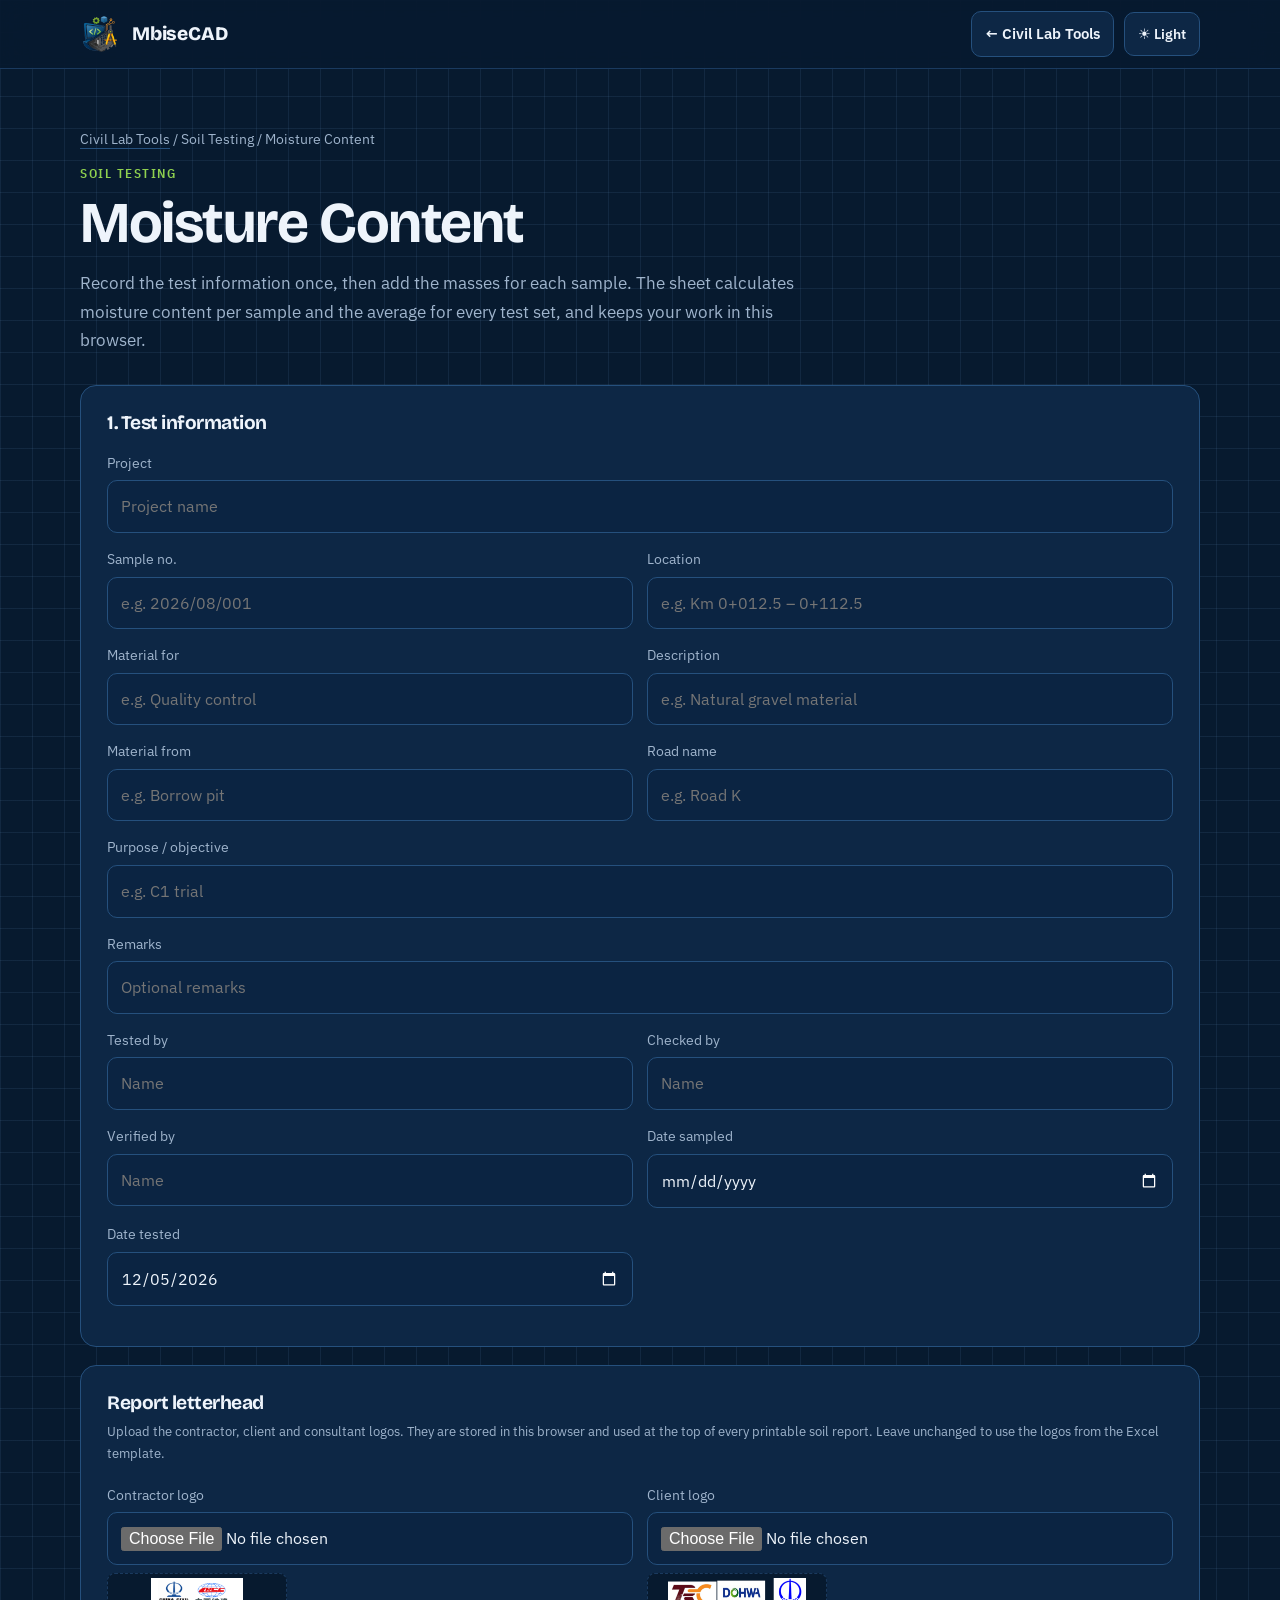
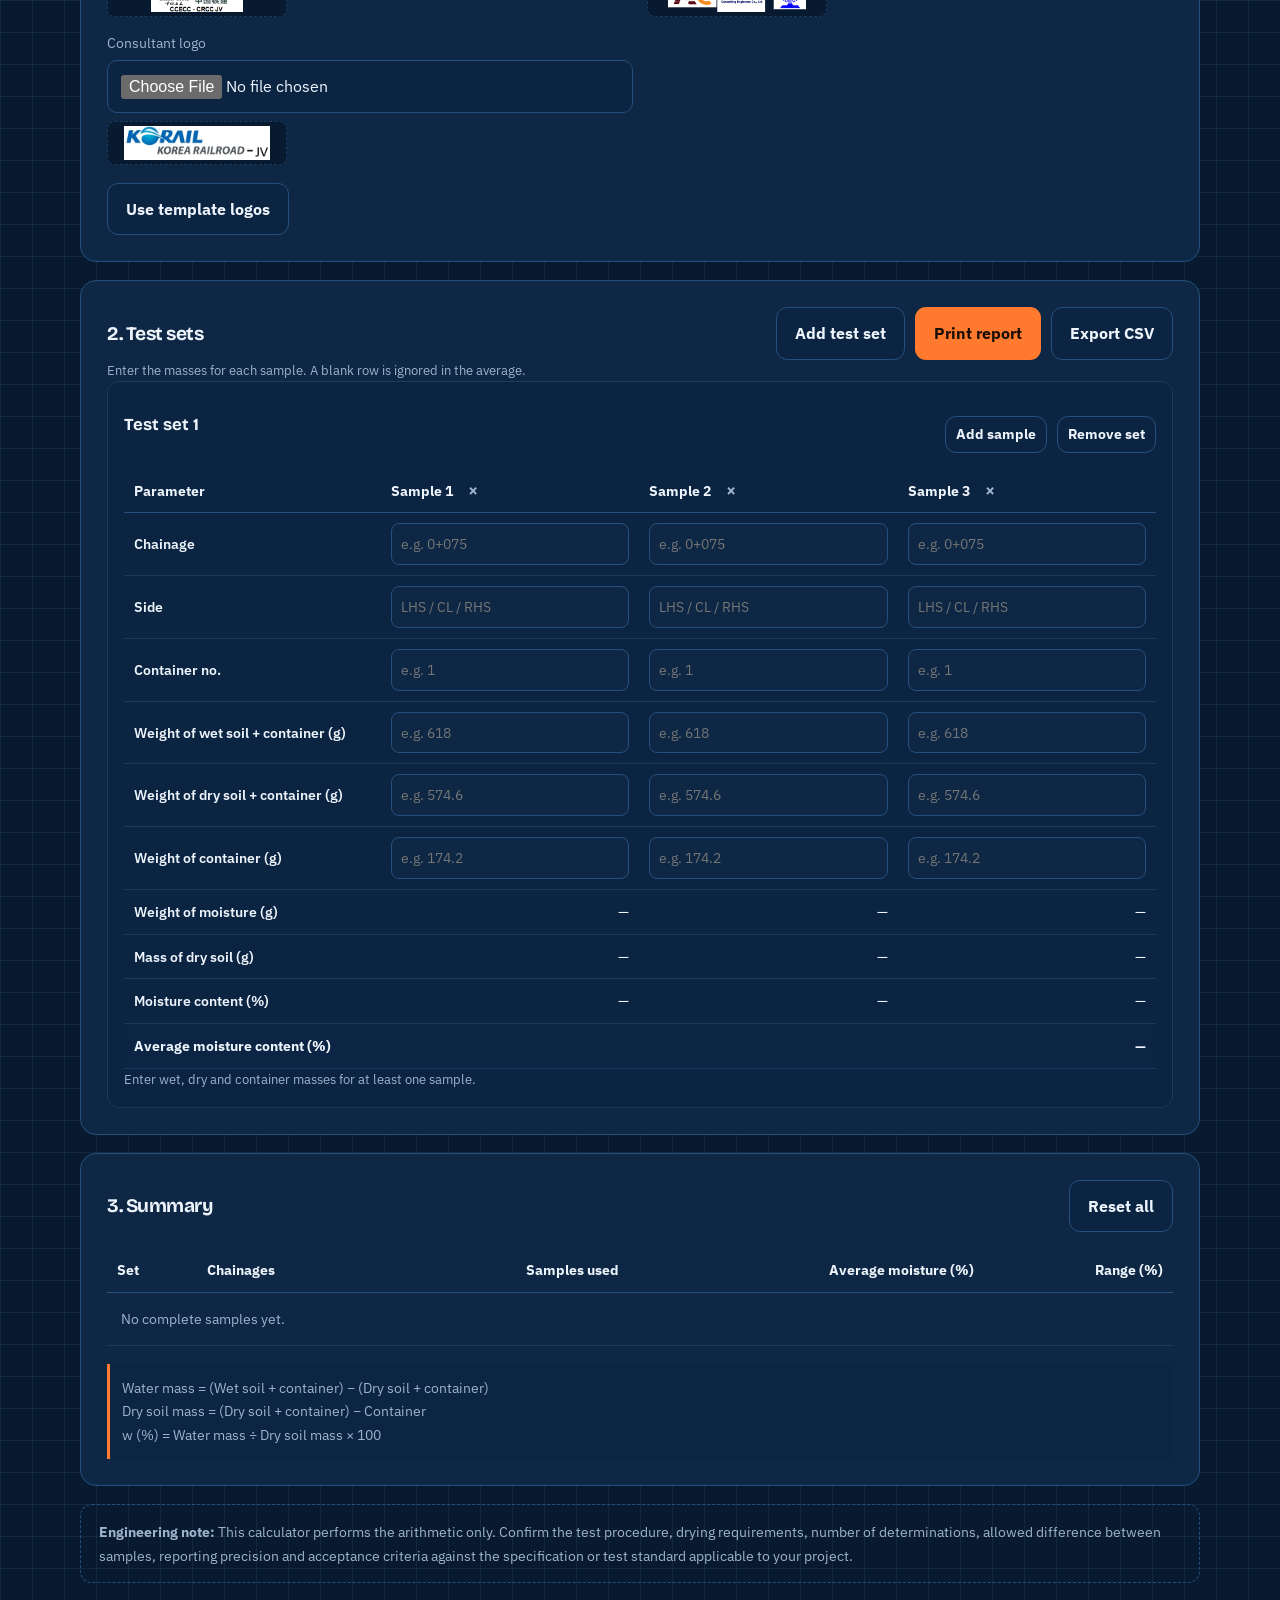
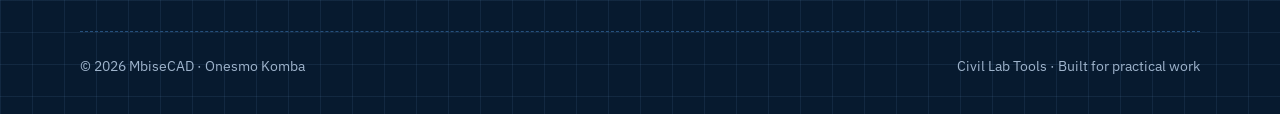
<file: tools/moisture-content.html>
<!doctype html>
<html lang="en">
<head>
<meta charset="utf-8">
<meta name="viewport" content="width=device-width, initial-scale=1">
<meta name="theme-color" content="#071a2f">
<meta name="description" content="Soil moisture content calculator by MbiseCAD — lab record sheet with test sets, averages, print report and CSV export.">
<title>Moisture Content Calculator — MbiseCAD</title>
<link rel="icon" type="image/png" href="../icons/mbisecad-mark.png">
<link rel="preconnect" href="https://fonts.googleapis.com">
<link rel="preconnect" href="https://fonts.gstatic.com" crossorigin>
<link href="https://fonts.googleapis.com/css2?family=Bricolage+Grotesque:opsz,wght@12..96,500;12..96,700;12..96,800&family=IBM+Plex+Sans:wght@400;500;600&family=IBM+Plex+Sans+Condensed:wght@500;600&display=swap" rel="stylesheet">
<link rel="stylesheet" href="../assets/shared.css">
<link rel="stylesheet" href="../assets/report.css">
<style>
  :root{--bad:#ff6b6b}
  [data-theme="light"]{--bad:#c62828}
  .field.full{grid-column:1 / -1}
  .bad{color:var(--bad);font-weight:700}
  .mc-set{padding:16px;border:1px solid var(--line-soft);border-radius:12px;background:var(--bg2)}
  .mc-set + .mc-set{margin-top:16px}
  .set-head{display:flex;align-items:center;justify-content:space-between;gap:10px;flex-wrap:wrap;margin-bottom:6px}
  .set-head h4{font:700 1.05rem/1.2 var(--display);margin:0}
  .mc-table{min-width:760px}
  .mc-table td.lbl,.mc-table th{white-space:nowrap}
  .mc-table td.lbl{font-weight:600}
  .mc-table input{width:100%;min-width:94px;padding:8px 9px;border:1px solid var(--line);border-radius:8px;background:var(--panel);color:var(--text)}
  .mc-table .num{font-variant-numeric:tabular-nums}
  .mc-table .bad{color:var(--bad);font-weight:700}
  .mc-table tr.sub td{font-weight:700;background:color-mix(in srgb,var(--panel) 55%,transparent)}
  .mc-table th .rm{padding:0 6px;margin-left:6px;border:0;background:transparent;color:var(--muted);font-size:1.05rem;line-height:1}
  .mc-table th .rm:hover{color:var(--bad)}
  .summary-table{min-width:640px}
  .signatures{display:none}
  @media print{
    #infoCard{display:none!important}
    .mc-set{border:0;background:#fff;padding:0;margin:0 0 12px;break-inside:avoid}
    .mc-table{min-width:0}
    .mc-table th,.mc-table td{padding:5px 7px}
    .mc-table input{padding:0;border:0;background:#fff;text-align:left}
    .mc-table th .rm,.set-head .actions{display:none!important}
    .summary-table{min-width:0}
    .signatures{display:grid;grid-template-columns:1fr 1fr;gap:18px;margin-top:18px;border-top:1px solid #000;padding-top:10px;font-size:9.5pt}
    .signatures h4{margin:0 0 8px;font-size:10pt}
    .signatures p{margin:0 0 14px}
  }
</style>
<script>
  /* Weka theme mapema ili kuepuka flash ya rangi */
  try{document.documentElement.dataset.theme=localStorage.getItem('mbisecad-theme')||'dark'}catch(e){document.documentElement.dataset.theme='dark'}
</script>
</head>
<body>

<header class="topbar"><div class="wrap"><nav>
  <a class="brand" href="../index.html"><img class="logo" src="../icons/mbisecad-mark.png" alt=""><span>MbiseCAD</span></a>
  <div class="navright">
    <a class="navlink" href="../civil-lab-tools.html">← Civil Lab Tools</a>
    <button class="theme" id="themeBtn" type="button" aria-label="Switch colour theme">☀️ Light</button>
  </div>
</nav></div></header>

<main class="wrap">
  <section class="hero">
    <p class="crumbs"><a href="../civil-lab-tools.html">Civil Lab Tools</a> / Soil Testing / Moisture Content</p>
    <div class="eyebrow">Soil Testing</div>
    <h1>Moisture Content</h1>
    <p class="lead">Record the test information once, then add the masses for each sample. The sheet calculates moisture content per sample and the average for every test set, and keeps your work in this browser.</p>
  </section>

  <section id="moisture-content">

    <div class="tool" id="infoCard">
      <h3>1. Test information</h3>
      <div class="fields mt">
        <div class="field full"><label for="i-project">Project</label><input id="i-project" type="text" data-info="project" placeholder="Project name"></div>
        <div class="field"><label for="i-sampleNo">Sample no.</label><input id="i-sampleNo" type="text" data-info="sampleNo" placeholder="e.g. 2026/08/001"></div>
        <div class="field"><label for="i-location">Location</label><input id="i-location" type="text" data-info="location" placeholder="e.g. Km 0+012.5 – 0+112.5"></div>
        <div class="field"><label for="i-materialFor">Material for</label><input id="i-materialFor" type="text" data-info="materialFor" placeholder="e.g. Quality control"></div>
        <div class="field"><label for="i-description">Description</label><input id="i-description" type="text" data-info="description" placeholder="e.g. Natural gravel material"></div>
        <div class="field"><label for="i-material">Material from</label><input id="i-material" type="text" data-info="material" placeholder="e.g. Borrow pit"></div>
        <div class="field"><label for="i-road">Road name</label><input id="i-road" type="text" data-info="road" placeholder="e.g. Road K"></div>
        <div class="field full"><label for="i-purpose">Purpose / objective</label><input id="i-purpose" type="text" data-info="purpose" placeholder="e.g. C1 trial"></div>
        <div class="field full"><label for="i-remarks">Remarks</label><input id="i-remarks" type="text" data-info="remarks" placeholder="Optional remarks"></div>
        <div class="field"><label for="i-testedBy">Tested by</label><input id="i-testedBy" type="text" data-info="testedBy" placeholder="Name"></div>
        <div class="field"><label for="i-checkedBy">Checked by</label><input id="i-checkedBy" type="text" data-info="checkedBy" placeholder="Name"></div>
        <div class="field"><label for="i-verifiedBy">Verified by</label><input id="i-verifiedBy" type="text" data-info="verifiedBy" placeholder="Name"></div>
        <div class="field"><label for="i-dateSampled">Date sampled</label><input id="i-dateSampled" type="date" data-info="dateSampled"></div>
        <div class="field"><label for="i-dateTested">Date tested</label><input id="i-dateTested" type="date" data-info="dateTested"></div>
        <div class="field full"><p class="hint sample-link-note" id="sampleNote"></p></div>
      </div>
    </div>

    <div id="logoSetup"></div>

    <div class="tool stack">
      <div class="head-row">
        <h3>2. Test sets</h3>
        <div class="actions">
          <button class="btn secondary" id="btnAddSet" type="button">Add test set</button>
          <button class="btn primary" id="btnPrint" type="button">Print report</button>
          <button class="btn secondary" id="btnCsv" type="button">Export CSV</button>
        </div>
      </div>
      <p class="hint" id="message" role="status" aria-live="polite">Enter the masses for each sample. A blank row is ignored in the average.</p>
      <div id="setList"></div>
      <p class="hint" id="saveState"></p>
    </div>

    <div class="tool stack">
      <div class="head-row">
        <h3>3. Summary</h3>
        <div class="actions"><button class="btn secondary" id="btnReset" type="button">Reset all</button></div>
      </div>
      <div class="table-scroll">
        <table class="data-table summary-table">
          <thead><tr>
            <th>Set</th>
            <th>Chainages</th>
            <th class="num">Samples used</th>
            <th class="num">Average moisture (%)</th>
            <th class="num">Range (%)</th>
          </tr></thead>
          <tbody id="summaryRows"><tr><td colspan="5" class="empty">No samples yet.</td></tr></tbody>
        </table>
      </div>
      <div class="formula">Water mass = (Wet soil + container) − (Dry soil + container)<br>Dry soil mass = (Dry soil + container) − Container<br>w (%) = Water mass ÷ Dry soil mass × 100</div>
    </div>

    <div class="signatures">
      <div>
        <h4>FOR CONTRACTOR</h4>
        <p>Checked by (MT): <span data-sign="testedBy"></span></p>
        <p>Signature: ______________________________</p>
        <p>Date: <span data-sign="dateTested"></span></p>
      </div>
      <div>
        <h4>FOR ENGINEER</h4>
        <p>Verified by (ME): <span data-sign="checkedBy"></span></p>
        <p>Signature: ______________________________</p>
        <p>Date: <span data-sign="dateTested"></span></p>
      </div>
    </div>

    <div class="notice"><strong>Engineering note:</strong> This calculator performs the arithmetic only. Confirm the test procedure, drying requirements, number of determinations, allowed difference between samples, reporting precision and acceptance criteria against the specification or test standard applicable to your project.</div>
  </section>
</main>

<div id="printSheet" class="print-sheet" aria-hidden="true"></div>

<footer><div class="wrap footer"><span>© <span id="year"></span> MbiseCAD · Onesmo Komba</span><span>Civil Lab Tools · Built for practical work</span></div></footer>

<script src="../assets/shared.js"></script>
<script src="../assets/tool-kit.js"></script>
<script>
(function(){
  'use strict';

  var MAX_SAMPLES=6,MIN_SAMPLES=1;
  var TK=window.MbiseTool||null;

  var el=function(id){return document.getElementById(id)};
  function escapeHTML(value){
    return String(value==null?'':value).replace(/[&<>"']/g,function(ch){
      return {'&':'&amp;','<':'&lt;','>':'&gt;','"':'&quot;',"'":'&#39;'}[ch];
    });
  }
  function fmt(n,d){
    d=d===undefined?2:d;
    if(typeof n!=='number'||!isFinite(n))return '—';
    var s=n.toFixed(d);
    if(/^-0(\.0*)?$/.test(s))s=s.slice(1);
    return s;
  }
  function num(value){
    var s=String(value==null?'':value).trim();
    return s===''?NaN:Number(s);
  }
  function todayISO(){
    var d=new Date(),p=function(n){return n<10?'0'+n:String(n)};
    return d.getFullYear()+'-'+p(d.getMonth()+1)+'-'+p(d.getDate());
  }

  /* ---------- state ---------- */
  function blankSample(){return {chainage:'',side:'',container:'',wet:'',dry:'',tare:''}}
  function blankSet(){return {samples:[blankSample(),blankSample(),blankSample()]}}
  function defaultState(){
    return {
      info:{project:'',sampleNo:'',location:'',materialFor:'',description:'',material:'',road:'',purpose:'',remarks:'',testedBy:'',checkedBy:'',verifiedBy:'',dateSampled:'',dateTested:todayISO()},
      sets:[blankSet()]
    };
  }

  var state=defaultState(),restored=false;
  /* NMC is the master record for shared sample identity and its average moisture. */
  var SAMPLE_MAP={project:'project',location:'location',materialFor:'materialFor',materialFrom:'material',dateSampled:'dateSampled'};
  var esc=function(v){return (TK?TK.escapeHTML:escapeHTML)(v);};

  function setAverage(set){
    if(!set)return NaN;
    var vals=[];
    set.samples.forEach(function(smp){
      var r=sampleCalc(smp);
      if(r.state==='ok')vals.push(r.w);
    });
    return vals.length?vals.reduce(function(a,b){return a+b},0)/vals.length:NaN;
  }

  function syncMasterSample(){
    if(!TK||!state.info.sampleNo)return;
    var fields={};
    Object.keys(SAMPLE_MAP).forEach(function(k){fields[k]=state.info[SAMPLE_MAP[k]]||''});
    fields.nmc=String(setAverage(state.sets[0])||'');
    TK.saveSample(state.info.sampleNo,fields);
    var note=el('sampleNote');
    if(note)note.textContent='Master sample '+state.info.sampleNo+' saved. Other soil tests with this number will copy these shared details.';
  }

  function restore(){
    if(!TK)return;
    var saved=TK.store('moisture-content').load(null);
    if(!saved||typeof saved!=='object')return;
    restored=true;
    var base=defaultState();
    if(saved.info&&typeof saved.info==='object'){
      Object.keys(base.info).forEach(function(k){
        if(typeof saved.info[k]==='string')base.info[k]=saved.info[k];
      });
    }
    if(Object.prototype.toString.call(saved.sets)==='[object Array]'&&saved.sets.length){
      var sets=[];
      saved.sets.forEach(function(set){
        if(!set||Object.prototype.toString.call(set.samples)!=='[object Array]'||!set.samples.length)return;
        var samples=[];
        set.samples.forEach(function(smp){
          if(!smp||typeof smp!=='object')return;
          samples.push({
            chainage:String(smp.chainage||''),
            side:String(smp.side||''),
            container:String(smp.container||''),
            wet:String(smp.wet||''),
            dry:String(smp.dry||''),
            tare:String(smp.tare||'')
          });
        });
        if(samples.length)sets.push({samples:samples});
      });
      if(sets.length)base.sets=sets;
    }
    state=base;
  }

  var saveSoon=TK?TK.debounce(saveNow,500):function(){};
  function saveNow(){
    if(!TK)return;
    var ok=TK.store('moisture-content').save(state);
    syncMasterSample();
    var status=el('saveState');
    if(status){
      var d=new Date(),p=function(n){return n<10?'0'+n:String(n)};
      status.textContent=ok?('Saved in this browser at '+p(d.getHours())+':'+p(d.getMinutes())+'.'):'Could not save in this browser.';
      status.className='hint'+(ok?'':' bad');
    }
  }

  /* ---------- render ---------- */
  function renderSets(){
    var host=el('setList'),html='';
    state.sets.forEach(function(set,si){
      var n=set.samples.length;
      html+='<article class="mc-set" data-set="'+si+'">'+
        '<div class="set-head"><h4>Test set '+(si+1)+'</h4><div class="actions">'+
          '<button class="btn secondary small" type="button" data-act="add-sample" data-set="'+si+'">Add sample</button>'+
          '<button class="btn secondary small" type="button" data-act="remove-set" data-set="'+si+'">Remove set</button>'+
        '</div></div>';
      html+='<div class="table-scroll"><table class="data-table mc-table"><thead><tr><th>Parameter</th>';
      for(var i=0;i<n;i++){
        html+='<th>Sample '+(i+1);
        if(n>MIN_SAMPLES)html+=' <button class="rm" type="button" data-act="remove-sample" data-set="'+si+'" data-i="'+i+'" aria-label="Remove sample '+(i+1)+'">×</button>';
        html+='</th>';
      }
      html+='</tr></thead><tbody>';
      html+=inputRow(si,'chainage','Chainage','text','e.g. 0+075');
      html+=inputRow(si,'side','Side','text','LHS / CL / RHS');
      html+=inputRow(si,'container','Container no.','text','e.g. 1');
      html+=inputRow(si,'wet','Weight of wet soil + container (g)','number','e.g. 618');
      html+=inputRow(si,'dry','Weight of dry soil + container (g)','number','e.g. 574.6');
      html+=inputRow(si,'tare','Weight of container (g)','number','e.g. 174.2');
      html+='<tr><td class="lbl">Weight of moisture (g)</td>';
      for(i=0;i<n;i++)html+='<td class="num computed" id="water-'+si+'-'+i+'">—</td>';
      html+='</tr>';
      html+='<tr><td class="lbl">Mass of dry soil (g)</td>';
      for(i=0;i<n;i++)html+='<td class="num computed" id="drysoil-'+si+'-'+i+'">—</td>';
      html+='</tr>';
      html+='<tr><td class="lbl">Moisture content (%)</td>';
      for(i=0;i<n;i++)html+='<td class="num computed" id="w-'+si+'-'+i+'">—</td>';
      html+='</tr>';
      html+='<tr class="sub"><td class="lbl">Average moisture content (%)</td><td class="num" colspan="'+n+'" id="avg-'+si+'">—</td></tr>';
      html+='</tbody></table></div>';
      html+='<p class="hint" id="note-'+si+'">Enter masses for at least one sample.</p>';
      html+='</article>';
    });
    host.innerHTML=html;
  }

  function inputRow(si,field,label,type,placeholder){
    var html='<tr><td class="lbl">'+escapeHTML(label)+'</td>';
    var set=state.sets[si];
    set.samples.forEach(function(smp,i){
      html+='<td><input type="'+type+'"'+(type==='number'?' min="0" step="any" inputmode="decimal"':'')+
        ' data-set="'+si+'" data-i="'+i+'" data-f="'+field+'" value="'+escapeHTML(smp[field])+'"'+
        ' placeholder="'+escapeHTML(placeholder)+'" aria-label="'+escapeHTML(label+' sample '+(i+1))+'"></td>';
    });
    return html+'</tr>';
  }

  /* ---------- calculation ---------- */
  function sampleCalc(smp){
    var wet=num(smp.wet),dry=num(smp.dry),tare=num(smp.tare);
    if(isNaN(wet)||isNaN(dry)||isNaN(tare))return {state:'blank'};
    if(!isFinite(wet)||!isFinite(dry)||!isFinite(tare))return {state:'error'};
    var water=wet-dry,drySoil=dry-tare;
    if(wet<0||dry<0||tare<0||water<0||drySoil<=0)return {state:'error'};
    return {state:'ok',water:water,drySoil:drySoil,w:water/drySoil*100};
  }

  function recalc(){
    var all=[],allCount=0,setRows=[];
    state.sets.forEach(function(set,si){
      var vals=[],errors=0,blanks=0;
      set.samples.forEach(function(smp,i){
        var r=sampleCalc(smp);
        if(r.state==='error')errors++;
        else if(r.state==='blank')blanks++;
        else {vals.push(r.w);all.push(r.w);allCount++;}
        el('water-'+si+'-'+i).textContent=r.state==='ok'?fmt(r.water,2):'—';
        el('drysoil-'+si+'-'+i).textContent=r.state==='ok'?fmt(r.drySoil,2):'—';
        var cell=el('w-'+si+'-'+i);
        cell.textContent=r.state==='ok'?fmt(r.w,2):(r.state==='error'?'check':'—');
        cell.className='num computed'+(r.state==='error'?' bad':'');
      });
      var avg=vals.length?vals.reduce(function(a,b){return a+b},0)/vals.length:NaN;
      var min=vals.length?Math.min.apply(null,vals):NaN;
      var max=vals.length?Math.max.apply(null,vals):NaN;
      el('avg-'+si).textContent=vals.length?fmt(avg,2):'—';
      var note=el('note-'+si);
      if(errors){note.textContent='Check the highlighted readings: wet soil must not be lighter than dry soil, and the dry soil mass must be positive.';note.className='hint bad'}
      else if(!vals.length){note.textContent='Enter wet, dry and container masses for at least one sample.';note.className='hint'}
      else{note.textContent='Average of '+vals.length+' sample'+(vals.length>1?'s':'')+(blanks?' · '+blanks+' blank row'+(blanks>1?'s':'')+' ignored':'')+'.';note.className='hint'}
      var chainages=set.samples.map(function(s){return s.chainage.trim()}).filter(function(v){return v});
      setRows.push({set:si+1,chainages:chainages,n:vals.length,avg:avg,range:vals.length>1?max-min:NaN});
    });

    renderSummary(setRows,all,allCount);
    if(TK)syncMasterSample();
  }

  function renderSummary(rows,all,allCount){
    var body=el('summaryRows');
    if(!allCount){
      body.innerHTML='<tr><td colspan="5" class="empty">No complete samples yet.</td></tr>';
      return;
    }
    var html=rows.map(function(r){
      if(!r.n)return '<tr><td class="lbl">Set '+r.set+'</td><td>'+(r.chainages.join(' · ')||'—')+'</td><td class="num">0</td><td class="num">—</td><td class="num">—</td></tr>';
      return '<tr><td class="lbl">Set '+r.set+'</td><td>'+escapeHTML(r.chainages.join(' · ')||'—')+'</td>'+
        '<td class="num">'+r.n+'</td><td class="num">'+fmt(r.avg,2)+'</td><td class="num">'+fmt(r.range,2)+'</td></tr>';
    }).join('');
    var grand=all.reduce(function(a,b){return a+b},0)/allCount;
    var lo=Math.min.apply(null,all),hi=Math.max.apply(null,all);
    html+='<tr class="sub"><td class="lbl">Overall</td><td></td><td class="num">'+allCount+'</td>'+
      '<td class="num">'+fmt(grand,2)+'</td><td class="num">'+fmt(allCount>1?hi-lo:NaN,2)+'</td></tr>';
    body.innerHTML=html;
  }

  /* ---------- info ---------- */
  function fillInfo(){
    document.querySelectorAll('[data-info]').forEach(function(input){
      input.value=state.info[input.dataset.info]||'';
    });
    document.querySelectorAll('[data-sign]').forEach(function(node){
      var v=state.info[node.dataset.sign]||'';
      node.textContent=v||'—';
    });
  }

  /* ---------- actions ---------- */
  function addSet(){
    if(state.sets.length>=12){el('message').textContent='A maximum of 12 test sets is allowed on one sheet.';return}
    state.sets.push(blankSet());
    renderSets();recalc();saveNow();
    var sets=el('setList').querySelectorAll('.mc-set');
    if(sets.length)sets[sets.length-1].scrollIntoView({block:'nearest',behavior:'smooth'});
    el('message').textContent='Test set '+state.sets.length+' added.';
  }

  function removeSet(si){
    var wasOnly=state.sets.length===1;
    if(wasOnly){
      if(!confirm('This is the only test set. Clear its samples instead?'))return;
      state.sets[0]=blankSet();
    }else{
      if(!confirm('Remove test set '+(si+1)+'?'))return;
      state.sets.splice(si,1);
    }
    renderSets();recalc();saveNow();
    el('message').textContent=wasOnly?'Test set cleared.':'Test set removed.';
  }

  function addSample(si){
    var set=state.sets[si];
    if(set.samples.length>=MAX_SAMPLES){el('message').textContent='A test set can hold up to '+MAX_SAMPLES+' samples.';return}
    set.samples.push(blankSample());
    renderSets();recalc();saveNow();
  }

  function removeSample(si,i){
    var set=state.sets[si];
    if(set.samples.length<=MIN_SAMPLES)return;
    set.samples.splice(i,1);
    renderSets();recalc();saveNow();
  }

  function resetAll(){
    if(!confirm('Clear the test information and all samples? This cannot be undone.'))return;
    state=defaultState();
    fillInfo();renderSets();recalc();
    if(TK)TK.store('moisture-content').clear();
    el('saveState').textContent='';
    el('message').textContent='Sheet cleared. Enter the masses for the first sample.';
  }

  function signBlock(){
    var info=state.info,d=function(v){return TK?TK.dateDisplay(v):v};
    var roles=[
      ['Prepared by:',info.testedBy,'Assistant Materials Technician',d(info.dateTested)],
      ['Checked by:',info.checkedBy,"Consultant's Materials Technician",d(info.dateTested)],
      ['Verified by:',info.verifiedBy||info.checkedBy,"Consultant's Materials Engineer",d(info.dateTested)]
    ];
    return '<div class=\"rpt-sign\">'+roles.map(function(x){
      return '<div><div class=\"role\">'+x[0]+'</div><div class=\"line\">'+(x[3]?' '+esc(x[3]):'')+'</div><div>'+esc(x[1]||'')+'</div><div class=\"line\"></div><div class=\"title\">'+x[2]+'</div></div>';
    }).join('')+'</div>';
  }

  function buildReport(){
    var info=state.info,set=state.sets[0]||{samples:[]};
    var dd=function(v){return TK?TK.dateDisplay(v):v};
    var val=function(v){return esc(v==null?'':v)};
    var cell=function(v,dec){return (typeof v==='number'&&isFinite(v))?fmt(v,dec):''};
    var h=TK?TK.logoBand():'<div class=\"rpt-logos\"></div>';
    h+='<div class=\"rpt-title\">PROJECT:  '+val(info.project)+'\n<span class=\"main\">Natural Moisture Content (NMC)</span></div>';
    h+='<table class=\"rpt rpt-kv\"><tbody>'+
      '<tr><td class=\"lbl\">LOCATION</td><td class=\"val\">'+val(info.location)+'</td><td class=\"lbl2\">DATE SAMPLED:</td><td class=\"val2\">'+val(dd(info.dateSampled))+'</td></tr>'+
      '<tr><td class=\"lbl\">MATERIAL FOR</td><td class=\"val\">'+val(info.materialFor)+'</td><td class=\"lbl2\">DATE TESTED:</td><td class=\"val2\">'+val(dd(info.dateTested))+'</td></tr>'+
      '<tr><td class=\"lbl\">SAMPLE NO</td><td class=\"val\">'+val(info.sampleNo)+'</td><td class=\"lbl2\">TESTED BY:</td><td class=\"val2\">'+val(info.testedBy)+'</td></tr>'+
      '<tr><td class=\"lbl\">MATERIAL FROM</td><td class=\"val\">'+val(info.material||info.description)+'</td><td class=\"lbl2\">CHECKED BY:</td><td class=\"val2\">'+val(info.checkedBy)+'</td></tr>'+
      '</tbody></table>';
    h+='<table class=\"rpt\"><tbody><tr><td class=\"lbl\">TEST METHOD              CML TEST 1.1, ref. bs 1377 :Part 2: 1990</td></tr></tbody></table>';

    var n=set.samples.length;
    h+='<table class=\"rpt rpt-tight\"><thead><tr><th class=\"lbl\" style=\"width:44%\">Parameter</th><th class=\"unit\">Unit</th>';
    for(var i=0;i<n;i++)h+='<th>Det. '+(i+1)+'</th>';
    h+='</tr></thead><tbody>';
    function textRow(label,unit,key,computed,dec){
      var cells='';
      for(var i=0;i<n;i++){
        var smp=set.samples[i],r=sampleCalc(smp);
        var v=computed?cell(r[key],dec):val(smp[key]);
        cells+='<td class=\"right\">'+v+'</td>';
      }
      return '<tr><td class=\"lbl\">'+label+'</td><td class=\"unit\">'+unit+'</td>'+cells+'</tr>';
    }
    h+=textRow('Chainage / side','','chainage',false,0).replace('<td class=\"right\">','<td class=\"right\">');
    h+=textRow('Container NO.','NO.','container',false,0);
    h+=textRow('WT. Of wet soil +Container','g','wet',false,2);
    h+=textRow('WT. Of dry soil + Container','g','dry',false,2);
    h+=textRow('WT. Of moisture','g','water',true,2);
    h+=textRow('WT. Of Container','g','tare',false,2);
    h+=textRow('WT. Of dry soil','g','drySoil',true,2);
    h+=textRow('Moisture content','%','w',true,2);
    h+='<tr class=\"rpt-section\"><td class=\"lbl\">Average moisture content</td><td class=\"unit\">%</td><td class=\"right\" colspan=\"'+n+'\">'+cell(setAverage(set),2)+'</td></tr>';
    h+='</tbody></table>';
    if(state.sets.length>1)h+='<p class=\"rpt-note\">Showing test set 1 of '+state.sets.length+' on this sheet.</p>';
    h+='<div class=\"rpt-remarks\">Remarks: '+val(info.remarks)+' <span class=\"rpt-dots\"></span></div>';
    h+=signBlock();
    return h;
  }

  function printReport(){
    var set=state.sets[0]||{samples:[]};
    var hasData=set.samples.some(function(smp){return sampleCalc(smp).state==='ok'});
    if(!hasData){
      el('message').textContent='Enter wet, dry and container masses for the first test set before printing.';
      return;
    }
    if(TK)TK.printSheet(buildReport());
    else window.print();
  }

  function exportCsv(){
    var info=state.info;
    var rows=[
      ['Moisture Content'],
      ['Project',info.project],
      ['Location',info.location],
      ['Description',info.description],
      ['Material source',info.material],
      ['Road name',info.road],
      ['Purpose / objective',info.purpose],
      ['Remarks',info.remarks],
      ['Tested by',info.testedBy],
      ['Checked by',info.checkedBy],
      ['Date sampled',info.dateSampled],
      ['Date tested',info.dateTested],
      [],
      ['Set','Sample','Chainage','Side','Container no.','Wet soil + container (g)','Dry soil + container (g)','Container (g)','Moisture (g)','Dry soil (g)','Moisture content (%)']
    ];
    state.sets.forEach(function(set,si){
      var vals=[];
      set.samples.forEach(function(smp,i){
        var r=sampleCalc(smp);
        if(r.state==='ok')vals.push(r.w);
        rows.push([
          si+1,i+1,smp.chainage,smp.side,smp.container,smp.wet,smp.dry,smp.tare,
          r.state==='ok'?fmt(r.water,2):'',r.state==='ok'?fmt(r.drySoil,2):'',r.state==='ok'?fmt(r.w,2):''
        ]);
      });
      rows.push(['Set '+(si+1)+' average','','','','','','','','','',vals.length?fmt(vals.reduce(function(a,b){return a+b},0)/vals.length,2):'']);
    });
    if(TK){TK.exportCSV('moisture-content-'+(TK.fileStamp())+'.csv',rows);}
    else{el('message').textContent='CSV export is not available in this browser.';}
  }

  /* ---------- events ---------- */
  el('setList').addEventListener('input',function(e){
    var t=e.target;
    if(!t.dataset||!t.dataset.f)return;
    var si=Number(t.dataset.set),i=Number(t.dataset.i),f=t.dataset.f;
    if(!state.sets[si]||!state.sets[si].samples[i])return;
    state.sets[si].samples[i][f]=t.value;
    recalc();saveSoon();
  });

  el('setList').addEventListener('click',function(e){
    var btn=e.target.closest('[data-act]');
    if(!btn)return;
    var si=Number(btn.dataset.set),act=btn.dataset.act;
    if(act==='add-sample')addSample(si);
    else if(act==='remove-sample')removeSample(si,Number(btn.dataset.i));
    else if(act==='remove-set')removeSet(si);
  });

  document.querySelectorAll('[data-info]').forEach(function(input){
    input.addEventListener('input',function(){
      state.info[input.dataset.info]=input.value;
      document.querySelectorAll('[data-sign]').forEach(function(node){
        if(node.dataset.sign===input.dataset.info)node.textContent=input.value||'—';
      });
      syncMasterSample();
      saveSoon();
    });
  });

  el('btnAddSet').addEventListener('click',addSet);
  el('btnPrint').addEventListener('click',printReport);
  el('btnCsv').addEventListener('click',exportCsv);
  el('btnReset').addEventListener('click',resetAll);
  window.addEventListener('beforeunload',saveNow);

  /* ---------- start ---------- */
  restore();
  if(TK)TK.mountLogoSetup('logoSetup');
  fillInfo();
  renderSets();
  recalc();
  syncMasterSample();
  if(restored)el('message').textContent='Restored your saved sheet from this browser.';
})();
</script>
</body>
</html>
</file>
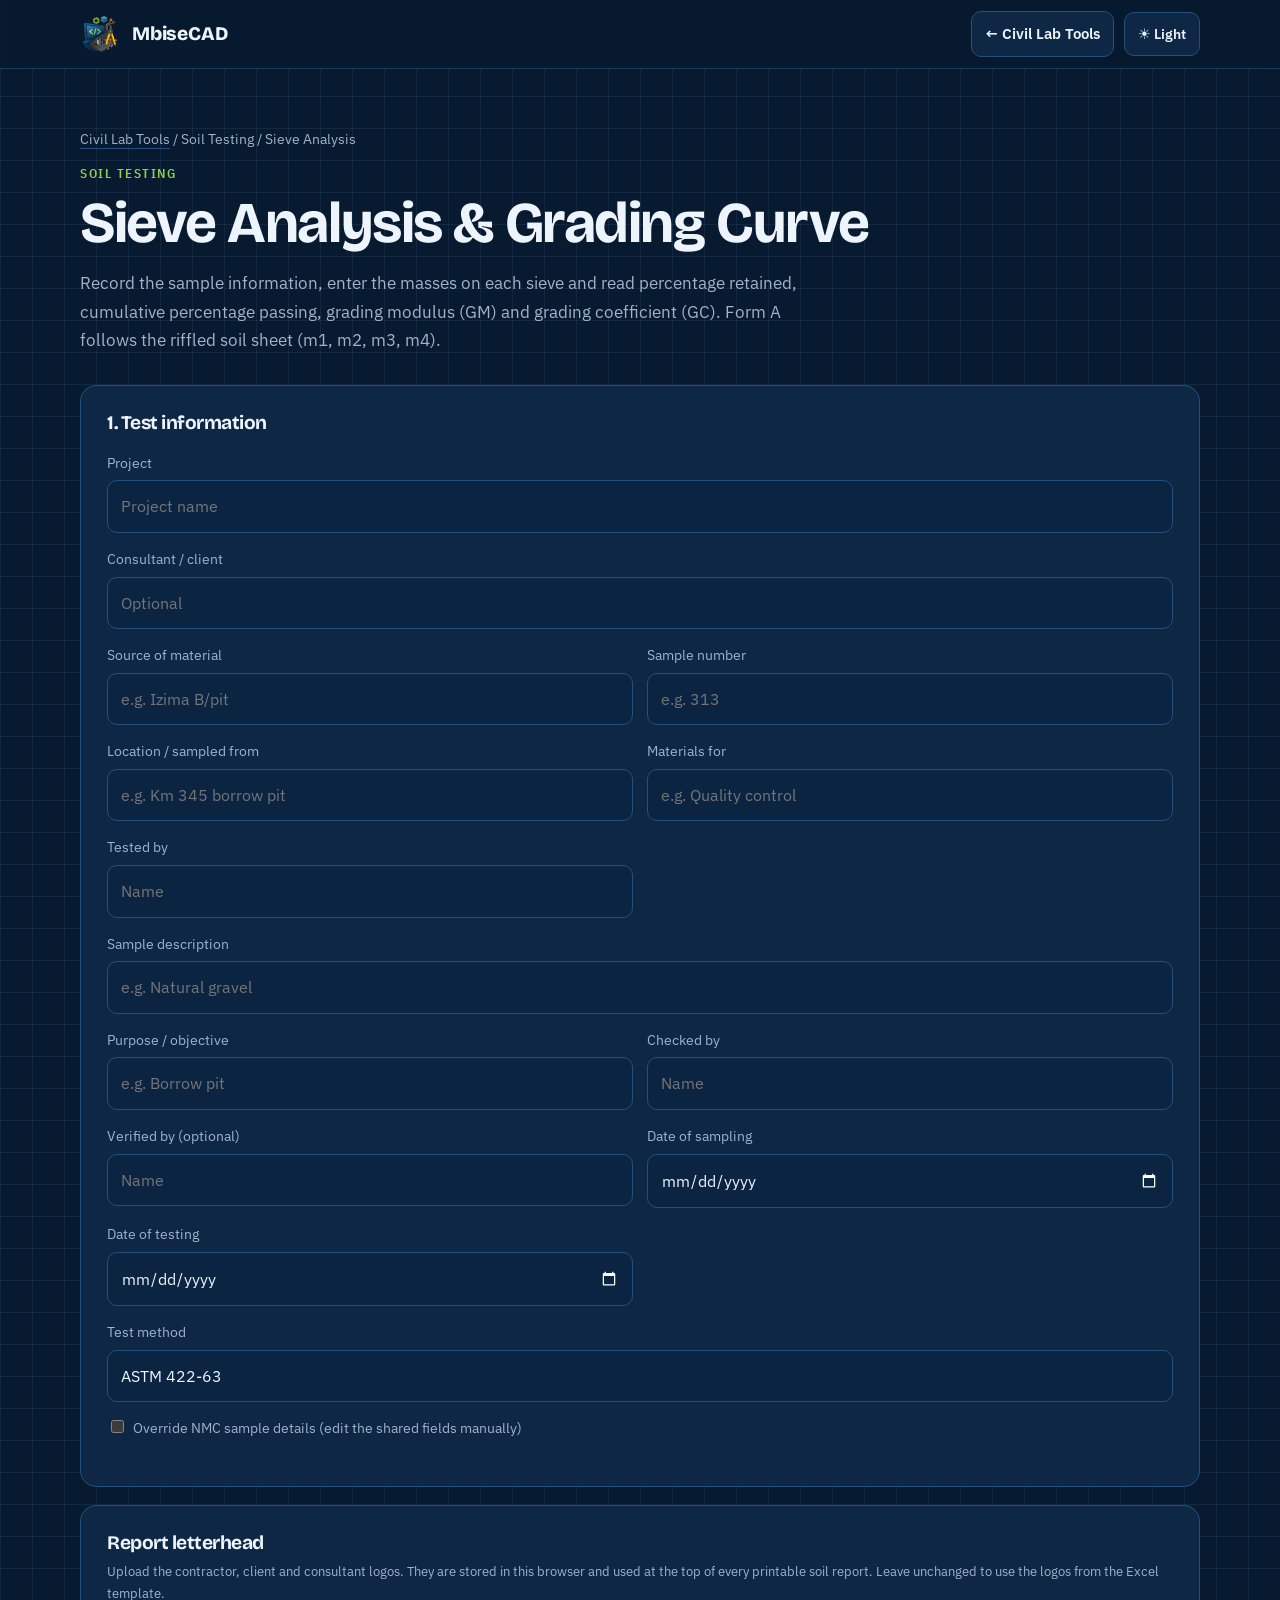
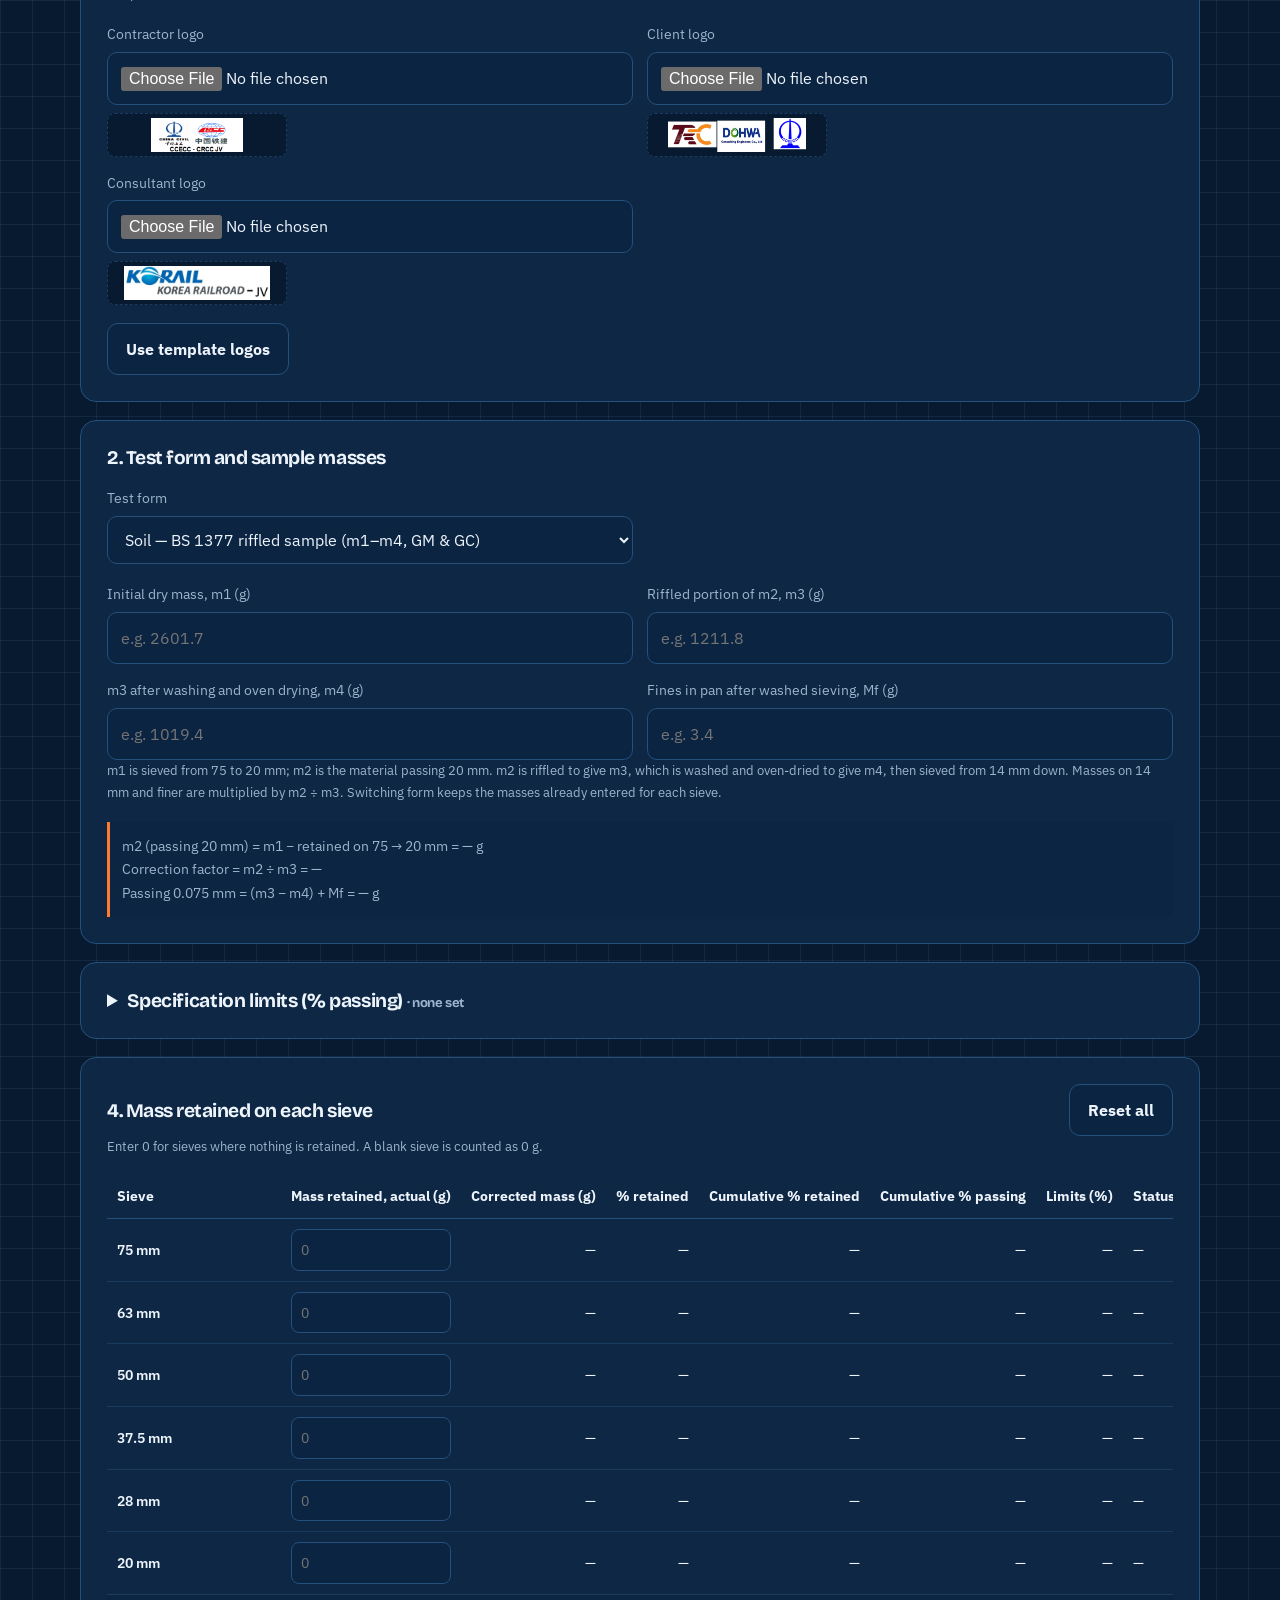
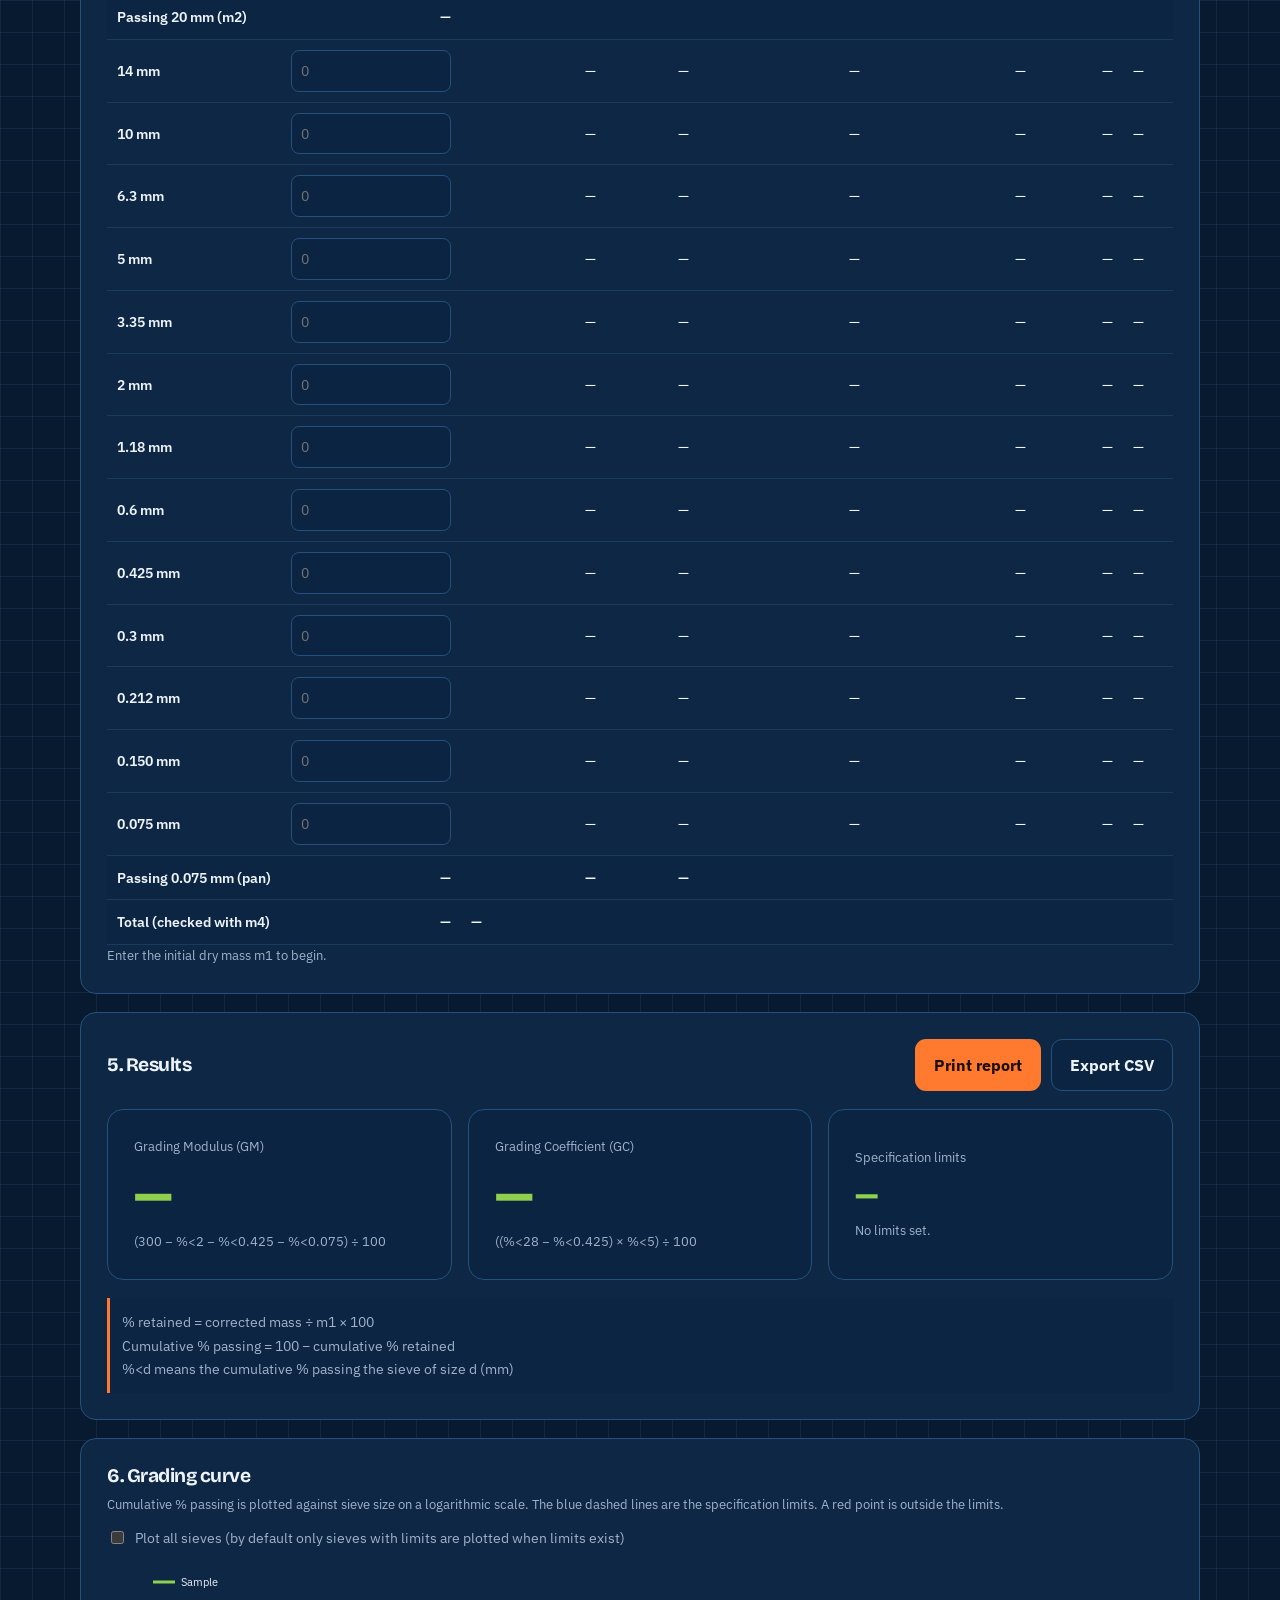
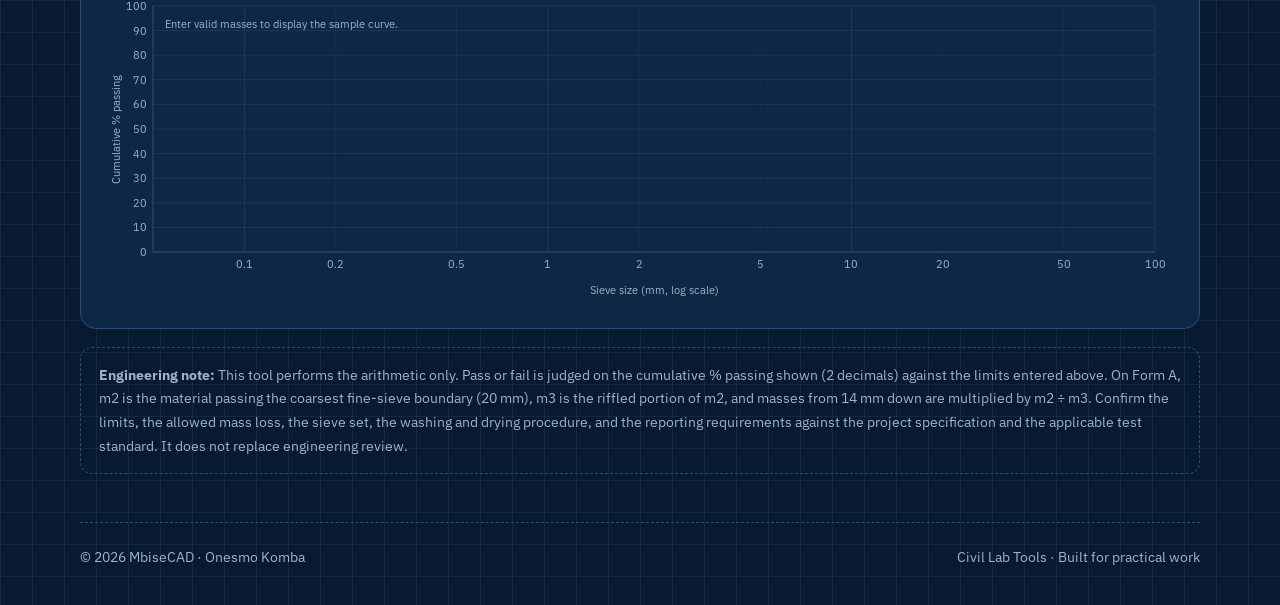
<file: tools/sieve-analysis.html>
<!doctype html>
<html lang="en">
<head>
<meta charset="utf-8">
<meta name="viewport" content="width=device-width, initial-scale=1">
<meta name="theme-color" content="#071a2f">
<meta name="description" content="Sieve analysis calculator by MbiseCAD — riffled soil sample (m1 to m4), percentage passing, grading modulus GM, grading coefficient GC, limits and grading curve.">
<title>Sieve Analysis — MbiseCAD</title>
<link rel="icon" type="image/png" href="../icons/mbisecad-mark.png">
<link rel="preconnect" href="https://fonts.googleapis.com">
<link rel="preconnect" href="https://fonts.gstatic.com" crossorigin>
<link href="https://fonts.googleapis.com/css2?family=Bricolage+Grotesque:opsz,wght@12..96,500;12..96,700;12..96,800&family=IBM+Plex+Sans:wght@400;500;600&family=IBM+Plex+Sans+Condensed:wght@500;600&display=swap" rel="stylesheet">
<link rel="stylesheet" href="../assets/shared.css">
<link rel="stylesheet" href="../assets/report.css">
<style>
  :root{--bad:#ff6b6b;--limit:#6cb6ff}
  [data-theme="light"]{--bad:#c62828;--limit:#1f6fb2}
  .field.full{grid-column:1 / -1}
  #sieveTable{min-width:880px}
  #limitTable{min-width:0;max-width:520px}
  .data-table input{width:100%;min-width:90px;padding:8px 9px;border:1px solid var(--line);border-radius:8px;background:var(--bg2);color:var(--text)}
  .data-table th,.data-table td.lbl{white-space:nowrap}
  .data-table td.lbl{font-weight:600}
  .data-table tr.sub td{font-weight:600;background:color-mix(in srgb,var(--bg2) 70%,transparent)}
  .ok{color:var(--green);font-weight:700}
  .bad{color:var(--bad);font-weight:700}
  .result .value.sm{font-size:clamp(1.3rem,3.4vw,1.8rem)}
  .result .value.bad{color:var(--bad)}
  details.tool>summary{cursor:pointer;font:700 1.2rem/1.2 var(--display);letter-spacing:-.02em}
  .inline{display:flex;align-items:center;gap:8px;margin-top:10px;font-size:.9rem;color:var(--muted)}
  .signatures{display:none}
  @media print{
    #infoCard,#formCard,#limitBox{display:none!important}
    #sieveTable{min-width:0}
    #sieveTable th,#sieveTable td{padding:5px 6px}
    #limitTable{min-width:0}
    .chart-wrap canvas{height:300px!important}
    .signatures{display:grid;grid-template-columns:1fr 1fr;gap:18px;margin-top:18px;border-top:1px solid #000;padding-top:10px;font-size:9.5pt}
    .signatures h4{margin:0 0 8px;font-size:10pt}
    .signatures p{margin:0 0 14px}
  }
</style>
<script>
  /* Weka theme mapema ili kuepuka flash ya rangi */
  try{document.documentElement.dataset.theme=localStorage.getItem('mbisecad-theme')||'dark'}catch(e){document.documentElement.dataset.theme='dark'}
</script>
</head>
<body>

<header class="topbar"><div class="wrap"><nav>
  <a class="brand" href="../index.html"><img class="logo" src="../icons/mbisecad-mark.png" alt=""><span>MbiseCAD</span></a>
  <div class="navright">
    <a class="navlink" href="../civil-lab-tools.html">← Civil Lab Tools</a>
    <button class="theme" id="themeBtn" type="button" aria-label="Switch colour theme">☀️ Light</button>
  </div>
</nav></div></header>

<main class="wrap">
  <section class="hero">
    <p class="crumbs"><a href="../civil-lab-tools.html">Civil Lab Tools</a> / Soil Testing / Sieve Analysis</p>
    <div class="eyebrow">Soil Testing</div>
    <h1>Sieve Analysis &amp; Grading Curve</h1>
    <p class="lead">Record the sample information, enter the masses on each sieve and read percentage retained, cumulative percentage passing, grading modulus (GM) and grading coefficient (GC). Form A follows the riffled soil sheet (m1, m2, m3, m4).</p>
  </section>

  <section id="sieve-analysis">

    <div class="tool" id="infoCard">
      <h3>1. Test information</h3>
      <div class="fields mt">
        <div class="field full"><label for="i-project">Project</label><input id="i-project" type="text" data-info="project" placeholder="Project name"></div>
        <div class="field full"><label for="i-consultant">Consultant / client</label><input id="i-consultant" type="text" data-info="consultant" placeholder="Optional"></div>
        <div class="field"><label for="i-source">Source of material</label><input id="i-source" type="text" data-info="source" placeholder="e.g. Izima B/pit"></div>
        <div class="field"><label for="i-sampleNo">Sample number</label><input id="i-sampleNo" type="text" data-info="sampleNo" placeholder="e.g. 313"></div>
        <div class="field"><label for="i-sampledFrom">Location / sampled from</label><input id="i-sampledFrom" type="text" data-info="sampledFrom" placeholder="e.g. Km 345 borrow pit"></div>
        <div class="field"><label for="i-materialFor">Materials for</label><input id="i-materialFor" type="text" data-info="materialFor" placeholder="e.g. Quality control"></div>
        <div class="field"><label for="i-testedBy">Tested by</label><input id="i-testedBy" type="text" data-info="testedBy" placeholder="Name"></div>
        <div class="field full"><label for="i-description">Sample description</label><input id="i-description" type="text" data-info="description" placeholder="e.g. Natural gravel"></div>
        <div class="field"><label for="i-purpose">Purpose / objective</label><input id="i-purpose" type="text" data-info="purpose" placeholder="e.g. Borrow pit"></div>
        <div class="field"><label for="i-checkedBy">Checked by</label><input id="i-checkedBy" type="text" data-info="checkedBy" placeholder="Name"></div>
        <div class="field"><label for="i-verifiedBy">Verified by (optional)</label><input id="i-verifiedBy" type="text" data-info="verifiedBy" placeholder="Name"></div>
        <div class="field"><label for="i-dateSampled">Date of sampling</label><input id="i-dateSampled" type="date" data-info="dateSampled"></div>
        <div class="field"><label for="i-dateTested">Date of testing</label><input id="i-dateTested" type="date" data-info="dateTested"></div>
        <div class="field full"><label for="i-method">Test method</label><input id="i-method" type="text" data-info="method" placeholder="e.g. ASTM 422-63"></div>
        <div class="field full sample-override"><label for="sampleOverride"><input id="sampleOverride" type="checkbox" data-sample-override> Override NMC sample details (edit the shared fields manually)</label></div>
        <div class="field full"><p class="hint sample-link-note" id="sampleNote"></p></div>
      </div>
    </div>

    <div id="logoSetup"></div>

    <div class="tool stack" id="formCard">
      <h3>2. Test form and sample masses</h3>
      <div class="fields mt">
        <div class="field"><label for="formSel">Test form</label>
          <select id="formSel">
            <option value="A">Soil — BS 1377 riffled sample (m1–m4, GM &amp; GC)</option>
            <option value="B">Railway — ASTM 422-63 (whole sample with limits)</option>
          </select>
        </div>
      </div>
      <div class="fields mt" id="massFields"></div>
      <p class="hint" id="formHint"></p>
      <div class="formula" id="derived">—</div>
    </div>

    <details class="tool stack" id="limitBox">
      <summary>Specification limits (% passing) <small id="limCount" class="hint"></small></summary>
      <p class="hint">Leave a box empty if there is no lower or upper limit for that sieve. Sieves with limits are the ones plotted on the grading curve by default. Limits are saved in this browser for each form.</p>
      <div class="table-scroll">
        <table class="data-table" id="limitTable">
          <thead><tr><th>Sieve</th><th>Lower limit (%)</th><th>Upper limit (%)</th></tr></thead>
          <tbody id="limitRows"></tbody>
        </table>
      </div>
      <div class="actions">
        <button class="btn secondary" id="limitDefault" type="button">Restore defaults</button>
        <button class="btn secondary" id="limitClear" type="button">Clear all limits</button>
      </div>
    </details>

    <div class="tool stack" id="tableCard">
      <div class="head-row">
        <h3>4. Mass retained on each sieve</h3>
        <div class="actions"><button class="btn secondary" id="resetAll" type="button">Reset all</button></div>
      </div>
      <p class="hint">Enter 0 for sieves where nothing is retained. A blank sieve is counted as 0 g.</p>
      <div class="table-scroll">
        <table class="data-table" id="sieveTable">
          <thead id="sHead"></thead>
          <tbody id="sBody"></tbody>
          <tfoot id="sFoot"></tfoot>
        </table>
      </div>
      <p class="hint" id="message" role="status" aria-live="polite">Enter the initial dry mass m1 to begin.</p>
    </div>

    <div class="tool stack">
      <div class="head-row">
        <h3>5. Results</h3>
        <div class="actions">
          <button class="btn primary" id="btnPrint" type="button">Print report</button>
          <button class="btn secondary" id="btnCsv" type="button">Export CSV</button>
        </div>
      </div>
      <div class="grid stack">
        <div class="tool result"><small>Grading Modulus (GM)</small><div class="value" id="gmVal">—</div><small>(300 − %&lt;2 − %&lt;0.425 − %&lt;0.075) ÷ 100</small></div>
        <div class="tool result"><small>Grading Coefficient (GC)</small><div class="value" id="gcVal">—</div><small id="gcNote">((%&lt;28 − %&lt;0.425) × %&lt;5) ÷ 100</small></div>
        <div class="tool result"><small>Specification limits</small><div class="value sm" id="limVal">—</div><small id="limNote">No limits set.</small></div>
      </div>
      <div class="formula">% retained = corrected mass ÷ m1 × 100<br>Cumulative % passing = 100 − cumulative % retained<br>%&lt;d means the cumulative % passing the sieve of size d (mm)</div>
      <p class="hint" id="saveState"></p>
    </div>

    <div class="tool stack">
      <h3>6. Grading curve</h3>
      <p class="hint">Cumulative % passing is plotted against sieve size on a logarithmic scale. The blue dashed lines are the specification limits. A red point is outside the limits.</p>
      <label class="inline"><input type="checkbox" id="plotAll"> Plot all sieves (by default only sieves with limits are plotted when limits exist)</label>
      <div class="chart-wrap"><canvas id="gradeChart" height="340"></canvas></div>
    </div>

    <div class="signatures">
      <div>
        <h4>FOR CONTRACTOR</h4>
        <p>Checked by (MT): <span data-sign="testedBy"></span></p>
        <p>Signature: ______________________________</p>
        <p>Date: <span data-sign="dateTested"></span></p>
      </div>
      <div>
        <h4>FOR ENGINEER</h4>
        <p>Verified by (ME): <span data-sign="checkedBy"></span></p>
        <p>Signature: ______________________________</p>
        <p>Date: <span data-sign="dateTested"></span></p>
      </div>
    </div>

    <div class="notice"><strong>Engineering note:</strong> This tool performs the arithmetic only. Pass or fail is judged on the cumulative % passing shown (2 decimals) against the limits entered above. On Form A, m2 is the material passing the coarsest fine-sieve boundary (20 mm), m3 is the riffled portion of m2, and masses from 14 mm down are multiplied by m2 ÷ m3. Confirm the limits, the allowed mass loss, the sieve set, the washing and drying procedure, and the reporting requirements against the project specification and the applicable test standard. It does not replace engineering review.</div>
  </section>
</main>

<div id="printSheet" class="print-sheet" aria-hidden="true"></div>

<footer><div class="wrap footer"><span>© <span id="year"></span> MbiseCAD · Onesmo Komba</span><span>Civil Lab Tools · Built for practical work</span></div></footer>

<script src="../assets/shared.js"></script>
<script src="../assets/tool-kit.js"></script>
<script>
(function(){
  'use strict';

  var TK=window.MbiseTool||null;
  var RAIL={'75':[100,100],'13.2':[70,100],'2':[20,60],'0.425':[10,40],'0.075':[5,20]};
  var FORMS={
    A:{
      coarse:[75,63,50,37.5,28,20],
      fine:[14,10,6.3,5,3.35,2,1.18,0.6,0.425,0.3,0.212,0.15,0.075],
      defaults:{},
      hint:'m1 is sieved from 75 to 20 mm; m2 is the material passing 20 mm. m2 is riffled to give m3, which is washed and oven-dried to give m4, then sieved from 14 mm down. Masses on 14 mm and finer are multiplied by m2 ÷ m3. Switching form keeps the masses already entered for each sieve.'
    },
    B:{
      coarse:[],
      fine:[75,37.5,19,13.2,9.5,4.75,2,1.18,0.6,0.425,0.3,0.15,0.075],
      defaults:RAIL,
      hint:'The whole sample m1 is washed and dried to give m2, then sieved. Passing 0.075 mm = (m1 − m2) + Mf. No correction factor is used. Switching form keeps the masses already entered for each sieve.'
    }
  };

  var form='A',rows=[],nc=0,limits={},last=null,restored=false;

  function el(id){return document.getElementById(id)}
  function readNum(id){var e=el(id);if(!e)return NaN;var s=e.value.trim();return s===''?NaN:Number(s)}
  function fmt(x,d){
    if(typeof x!=='number'||!isFinite(x))return '—';
    var s=x.toFixed(d);
    if(/^-0(\.0*)?$/.test(s))s=s.slice(1);
    return s;
  }
  function sieveLabel(size){
    return Number(size)===0.15?'0.150':String(size);
  }
  function escapeAttr(v){
    return String(v==null?'':v).replace(/[&<>"]/g,function(ch){
      return {'&':'&amp;','<':'&lt;','>':'&gt;','"':'&quot;'}[ch];
    });
  }
  function setMsg(t){el('message').textContent=t}

  function defaultState(){
    return {
      info:{project:'',consultant:'',source:'',sampleNo:'',sampledFrom:'',materialFor:'',testedBy:'',checkedBy:'',verifiedBy:'',description:'',purpose:'',dateSampled:'',dateTested:'',method:'ASTM 422-63'},
      form:'A',
      masses:{m1:'',m2:'',m3:'',m4:'',mf:''},
      retained:{A:{},B:{}}
    };
  }
  var state=defaultState();
  var SAMPLE_MAP={project:'project',location:'sampledFrom',materialFor:'materialFor',materialFrom:'source',dateSampled:'dateSampled'};
  var esc=function(v){return (TK?TK.escapeHTML:escapeAttr)(v)};

  function applyLinkedSample(){
    if(!TK)return;
    var linked=state.info.sampleOverride!=='1';
    var result=linked?TK.linkSample(state.info,state.info.sampleNo,SAMPLE_MAP):{record:null,linked:false};
    var note=el('sampleNote');
    if(note)note.textContent=result.linked&&result.record
      ? 'Shared sample details filled from NMC sample '+state.info.sampleNo+'. Uncheck override to re-link.'
      : (state.info.sampleOverride==='1'?'Local override active — shared fields are editable.':'');
    if(el('sampleOverride'))el('sampleOverride').checked=state.info.sampleOverride==='1';
    ['project','sampledFrom','materialFor','source','dateSampled'].forEach(function(k){
      var input=document.querySelector('[data-info="'+k+'"]');
      if(input)input.readOnly=result.linked&&!!result.record;
    });
  }

  function restore(){
    if(!TK)return;
    var saved=TK.store('sieve-analysis').load(null);
    if(!saved||typeof saved!=='object')return;
    restored=true;
    var base=defaultState();
    if(saved.info&&typeof saved.info==='object'){
      Object.keys(base.info).forEach(function(k){
        if(typeof saved.info[k]==='string')base.info[k]=saved.info[k];
      });
    }
    if(saved.form==='A'||saved.form==='B')base.form=saved.form;
    if(saved.masses&&typeof saved.masses==='object'){
      Object.keys(base.masses).forEach(function(k){
        if(typeof saved.masses[k]==='string'||typeof saved.masses[k]==='number'){
          base.masses[k]=String(saved.masses[k]);
        }
      });
    }
    if(saved.retained&&typeof saved.retained==='object'){
      var flat=true;
      ['A','B'].forEach(function(fm){
        var bucket=saved.retained[fm];
        if(!bucket||typeof bucket!=='object')return;
        flat=false;
        Object.keys(bucket).forEach(function(k){
          var v=bucket[k];
          if(typeof v==='string'||typeof v==='number')base.retained[fm][k]=String(v);
        });
      });
      /* migrate a flat object written by an earlier build into the saved form bucket */
      if(flat){
        Object.keys(saved.retained).forEach(function(k){
          var v=saved.retained[k];
          if(typeof v==='string'||typeof v==='number')base.retained[base.form][k]=String(v);
        });
      }
    }
    state=base;
  }

  var saveSoon=TK?TK.debounce(saveNow,500):function(){};
  function saveNow(){
    if(!TK)return;
    var ok=TK.store('sieve-analysis').save(state);
    var status=el('saveState');
    if(status){
      var d=new Date(),p=function(n){return n<10?'0'+n:String(n)};
      status.textContent=ok?('Saved in this browser at '+p(d.getHours())+':'+p(d.getMinutes())+'.'):'Could not save in this browser.';
      status.className=ok?'hint':'hint bad';
    }
  }

  function collect(){
    ['m1','m2','m3','m4','mf'].forEach(function(id){
      var e=el(id);
      if(e)state.masses[id]=e.value;
    });
    rows.forEach(function(s,i){
      var e=el('m_'+i);
      if(e)state.retained[form][String(s)]=e.value;
    });
  }

  /* ---------- limits ---------- */
  function loadLimits(){
    var raw=null;
    try{raw=localStorage.getItem('mbisecad-sieve-limits-'+form)}catch(e){}
    if(raw){
      try{var o=JSON.parse(raw);if(o&&typeof o==='object')return o}catch(e){}
    }
    return JSON.parse(JSON.stringify(FORMS[form].defaults));
  }
  function saveLimits(){
    try{localStorage.setItem('mbisecad-sieve-limits-'+form,JSON.stringify(limits))}catch(e){}
  }
  function limOf(size){
    var l=limits[String(size)];
    var lo=(l&&l[0]!=null&&isFinite(l[0]))?Number(l[0]):null;
    var hi=(l&&l[1]!=null&&isFinite(l[1]))?Number(l[1]):null;
    return {lo:lo,hi:hi};
  }
  function limText(L){
    if(L.lo===null&&L.hi===null)return '—';
    if(L.lo!==null&&L.hi!==null)return L.lo===L.hi?String(L.lo):L.lo+' – '+L.hi;
    return L.lo!==null?'≥ '+L.lo:'≤ '+L.hi;
  }
  function readLimitsFromDom(){
    var o={};
    rows.forEach(function(s,i){
      var lo=el('lo_'+i).value.trim(),hi=el('hi_'+i).value.trim();
      var a=lo===''?null:Number(lo),b=hi===''?null:Number(hi);
      if(a!==null&&!isFinite(a))a=null;
      if(b!==null&&!isFinite(b))b=null;
      if(a!==null||b!==null)o[String(s)]=[a,b];
    });
    limits=o;
  }

  /* ---------- build the form ---------- */
  function field(id,label,ph,value){
    return '<div class="field"><label for="'+id+'">'+label+'</label><input id="'+id+'" type="number" min="0" step="any" inputmode="decimal" placeholder="'+ph+'" value="'+escapeAttr(value||'')+'"></div>';
  }
  function buildLimitRows(){
    var h='';
    rows.forEach(function(s,i){
      var L=limOf(s),label=sieveLabel(s);
      h+='<tr><td class="lbl">'+label+' mm</td>'+
        '<td><input id="lo_'+i+'" type="number" step="any" inputmode="decimal" value="'+(L.lo===null?'':L.lo)+'" aria-label="Lower limit '+label+' mm"></td>'+
        '<td><input id="hi_'+i+'" type="number" step="any" inputmode="decimal" value="'+(L.hi===null?'':L.hi)+'" aria-label="Upper limit '+label+' mm"></td></tr>';
    });
    el('limitRows').innerHTML=h;
  }
  function buildAll(){
    var cfg=FORMS[form],i;
    rows=cfg.coarse.concat(cfg.fine);nc=cfg.coarse.length;
    el('formHint').textContent=cfg.hint;
    var showC=form==='A';

    if(showC){
      el('massFields').innerHTML=
        field('m1','Initial dry mass, m1 (g)','e.g. 2601.7',state.masses.m1)+
        field('m3','Riffled portion of m2, m3 (g)','e.g. 1211.8',state.masses.m3)+
        field('m4','m3 after washing and oven drying, m4 (g)','e.g. 1019.4',state.masses.m4)+
        field('mf','Fines in pan after washed sieving, Mf (g)','e.g. 3.4',state.masses.mf);
    }else{
      el('massFields').innerHTML=
        field('m1','Initial dry mass, m1 (g)','e.g. 1885.5',state.masses.m1)+
        field('m2','Mass after wash, m2 (g)','e.g. 1564.0',state.masses.m2)+
        field('mf','Fines in pan after washed sieving, Mf (g)','e.g. 4.5',state.masses.mf);
    }

    buildLimitRows();

    var nCols=showC?8:7;
    el('sHead').innerHTML='<tr><th>Sieve</th><th class="num">Mass retained, actual (g)</th>'+
      (showC?'<th class="num">Corrected mass (g)</th>':'')+
      '<th class="num">% retained</th><th class="num">Cumulative % retained</th><th class="num">Cumulative % passing</th><th class="num">Limits (%)</th><th>Status</th></tr>';

    var h='';
    for(i=0;i<rows.length;i++){
      var val=escapeAttr(state.retained[form][String(rows[i])]||'');
      if(showC&&i===nc){
        h+='<tr class="sub"><td class="lbl">Passing '+sieveLabel(rows[nc-1])+' mm (m2)</td><td class="num" id="m2cell">—</td><td colspan="'+(nCols-2)+'"></td></tr>';
      }
      h+='<tr><td class="lbl">'+sieveLabel(rows[i])+' mm</td>'+
        '<td><input id="m_'+i+'" type="number" min="0" step="any" inputmode="decimal" placeholder="0" value="'+val+'" aria-label="Mass retained on '+sieveLabel(rows[i])+' mm sieve (g)"></td>'+
        (showC?'<td class="num" id="co_'+i+'">—</td>':'')+
        '<td class="num" id="pr_'+i+'">—</td><td class="num" id="cr_'+i+'">—</td><td class="num" id="cp_'+i+'">—</td><td class="num" id="lm_'+i+'">—</td><td id="st_'+i+'">—</td></tr>';
    }
    h+='<tr class="sub"><td class="lbl">Passing 0.075 mm (pan)</td><td class="num" id="panA">—</td>'+
      (showC?'<td class="num" id="panC">—</td>':'')+
      '<td class="num" id="panP">—</td><td colspan="4"></td></tr>';
    el('sBody').innerHTML=h;

    el('sFoot').innerHTML='<tr class="sub"><td class="lbl">'+(showC?'Total (checked with m4)':'Total (checked with m1)')+'</td><td class="num" id="totA">—</td><td colspan="'+(nCols-2)+'" id="totNote">—</td></tr>';
    last=null;
  }

  /* ---------- clear computed cells ---------- */
  function clearResults(){
    var i;
    for(i=0;i<rows.length;i++){
      ['co_','pr_','cr_','cp_','lm_','st_'].forEach(function(p){
        var e=el(p+i);if(e){e.textContent='—';e.className=e.className.replace(/\b(ok|bad)\b/g,'').trim()}
      });
      var L=limOf(rows[i]);el('lm_'+i).textContent=limText(L);
    }
    ['panA','panC','panP','totA'].forEach(function(id){var e=el(id);if(e)e.textContent='—'});
    if(el('totNote'))el('totNote').textContent='—';
    el('gmVal').textContent='—';el('gcVal').textContent='—';
    el('limVal').textContent='—';el('limVal').className='value sm';
    el('limNote').textContent=countLimited()?'Results appear after valid masses are entered.':'No limits set.';
  }
  function countLimited(){
    var c=0;rows.forEach(function(s){var L=limOf(s);if(L.lo!==null||L.hi!==null)c++});
    return c;
  }

  /* ---------- main calculation ---------- */
  function calc(){
    var i,n=rows.length,showA=form==='A';
    var m1=readNum('m1'),mf=readNum('mf');
    if(isNaN(mf))mf=0;
    var masses=[],bad=false,entered=0;
    for(i=0;i<n;i++){
      var s=el('m_'+i).value.trim(),v=0;
      if(s!==''){entered++;v=Number(s);if(!isFinite(v)||v<0){bad=true;v=0}}
      masses.push(v);
    }

    var m2=NaN,m3=NaN,m4=NaN,pan=NaN,cf=1;
    if(showA){
      m3=readNum('m3');m4=readNum('m4');
      var cs=0;for(i=0;i<nc;i++)cs+=masses[i];
      if(m1>0)m2=m1-cs;
      cf=(m2>0&&m3>0)?m2/m3:NaN;
      if(m3>=0&&m4>=0)pan=(m3-m4)+mf;
    }else{
      m2=readNum('m2');
      if(m1>=0&&m2>=0)pan=(m1-m2)+mf;
    }

    /* derived values panel */
    if(showA){
      var m2c=el('m2cell');if(m2c)m2c.textContent=m2>0?fmt(m2,2):'—';
      el('derived').innerHTML='m2 (passing '+rows[nc-1]+' mm) = m1 − retained on '+rows[0]+' → '+rows[nc-1]+' mm = '+fmt(m2,2)+' g<br>'+
        'Correction factor = m2 ÷ m3 = '+fmt(cf,4)+'<br>'+
        'Passing 0.075 mm = (m3 − m4) + Mf = '+fmt(pan,2)+' g';
    }else{
      el('derived').innerHTML='Passing 0.075 mm = (m1 − m2) + Mf = '+fmt(pan,2)+' g';
    }

    /* validation */
    var issue='';
    if(bad)issue='Use zero or positive numbers for all masses.';
    else if(!(m1>0))issue='Enter the initial dry mass m1 to begin.';
    else if(mf<0)issue='Mf cannot be negative.';
    else if(!showA){
      if(!(m2>0))issue='Enter the mass after wash m2.';
      else if(m2>m1)issue='m2 cannot be greater than m1.';
    }else{
      if(!(m2>0))issue='The masses retained on '+rows[0]+' → '+rows[nc-1]+' mm are not less than m1. Check the entries.';
      else if(!(m3>0))issue='Enter the riffled mass m3.';
      else if(m3>m2+1e-9)issue='m3 cannot be greater than m2 ('+fmt(m2,2)+' g).';
      else if(!(m4>0))issue='Enter m4 (after washing and oven drying).';
      else if(m4>m3+1e-9)issue='m4 cannot be greater than m3.';
    }
    if(!issue&&entered===0)issue='Enter the mass retained on each sieve (use 0 where nothing is retained).';
    if(issue){clearResults();setMsg(issue);last=null;draw();updateLimCount(null);return}

    /* percentages */
    var cum=0,cpArr=[],failArr=[],limited=0,failed=[];
    for(i=0;i<n;i++){
      var c=(showA&&i>=nc)?masses[i]*cf:masses[i];
      var p=c/m1*100;
      cum+=p;
      var cp=100-cum;
      cpArr.push(cp);

      var L=limOf(rows[i]),st='—',cls='',isFail=false;
      if(L.lo!==null||L.hi!==null){
        limited++;
        var r2=Math.round(cp*100)/100;
        if(L.lo!==null&&r2<L.lo){st='✗ Below limit';cls='bad';isFail=true}
        else if(L.hi!==null&&r2>L.hi){st='✗ Above limit';cls='bad';isFail=true}
        else{st='✓ Pass';cls='ok'}
        if(isFail)failed.push(sieveLabel(rows[i])+' mm');
      }
      failArr.push(isFail);

      if(showA)el('co_'+i).textContent=fmt(c,2);
      el('pr_'+i).textContent=fmt(p,2);
      el('cr_'+i).textContent=fmt(cum,2);
      el('cp_'+i).textContent=fmt(cp,2);
      el('lm_'+i).textContent=limText(L);
      var stc=el('st_'+i);stc.textContent=st;stc.className=cls;
    }

    var panC=pan*cf,panP=panC/m1*100;
    el('panA').textContent=fmt(pan,2);
    if(showA)el('panC').textContent=fmt(panC,2);
    el('panP').textContent=fmt(panP,2);

    /* totals and mass check */
    var k,sumA=0,total,diff,pct;
    if(showA){
      for(k=nc;k<n;k++)sumA+=masses[k];
      total=sumA+pan;
      diff=m4-(sumA+mf);
      pct=diff/m4*100;
      el('totA').textContent=fmt(total,2);
      el('totNote').textContent='Retained '+rows[nc]+' → '+rows[n-1]+' mm + passing 0.075 mm. Difference = m4 − (retained + Mf) = '+fmt(diff,2)+' g ('+fmt(pct,2)+' % of m4)';
    }else{
      for(k=0;k<n;k++)sumA+=masses[k];
      total=sumA+pan;
      diff=m1-total;
      pct=diff/m1*100;
      el('totA').textContent=fmt(total,2);
      el('totNote').textContent='Difference = m1 − total = '+fmt(diff,2)+' g ('+fmt(pct,2)+' % of m1)';
    }

    /* GM and GC */
    function cpAt(size){var j=rows.indexOf(size);return j<0?NaN:cpArr[j]}
    var gm=(300-cpAt(2)-cpAt(0.425)-cpAt(0.075))/100;
    el('gmVal').textContent=fmt(gm,2);
    if(showA){
      var gc=((cpAt(28)-cpAt(0.425))*cpAt(5))/100;
      el('gcVal').textContent=fmt(gc,2);
      el('gcNote').innerHTML='((%&lt;28 − %&lt;0.425) × %&lt;5) ÷ 100';
    }else{
      el('gcVal').textContent='—';
      el('gcNote').textContent='Not used on this form.';
    }

    /* limits summary */
    var lv=el('limVal');
    if(!limited){
      lv.textContent='None set';lv.className='value sm';
      el('limNote').textContent='No limits set for this form.';
    }else if(!failed.length){
      lv.textContent='Within limits';lv.className='value sm';
      el('limNote').textContent='All '+limited+' sieves with limits are within the limits.';
    }else{
      lv.textContent='Outside limits';lv.className='value sm bad';
      el('limNote').textContent='Outside at: '+failed.join(', ')+'.';
    }
    updateLimCount(limited);

    var warn=cpArr[n-1]<-0.005;
    setMsg(warn?'Warning: the sieve masses add up to more than m1. Check the entries.':'Calculation updated.');

    last={cp:cpArr,fail:failArr};
    draw();
  }

  function updateLimCount(limited){
    var c=limited===null?countLimited():limited;
    el('limCount').textContent=c?'· '+c+' sieve'+(c>1?'s':'')+' with limits':'· none set';
  }

  /* ---------- grading curve ---------- */
  function draw(printMode){
    var canvas=el('gradeChart');
    if(!canvas)return;
    var rect=canvas.getBoundingClientRect(),
        W=Math.max(300,rect.width||600),H=340,dpr=window.devicePixelRatio||1;
    canvas.width=Math.round(W*dpr);canvas.height=Math.round(H*dpr);canvas.style.height=H+'px';
    var ctx=canvas.getContext('2d');
    if(!ctx)return;
    ctx.setTransform(dpr,0,0,dpr,0,0);ctx.clearRect(0,0,W,H);

    var cs=getComputedStyle(document.documentElement);
    function cv(name,d){return cs.getPropertyValue(name).trim()||d}
    var muted=printMode?'#333':cv('--muted','#888'),
        grid=printMode?'#d9d9d9':cv('--line-soft','#ccc'),
        axis=printMode?'#666':cv('--line','#999'),
        green=printMode?'#2e7d32':cv('--green','#4a4'),
        orange=printMode?'#ef6c00':cv('--orange','#f70'),
        ink=printMode?'#000':cv('--text','#000'),
        panel=printMode?'#fff':cv('--panel','#fff'),
        limc=printMode?'#1f6fb2':cv('--limit','#1f6fb2'),
        badc=printMode?'#c62828':cv('--bad','#c00');

    var L=46,R=18,T=44,B=50,i,v,y,x;
    var lx0=Math.log10(0.05),lx1=Math.log10(100);
    function X(s){return L+(Math.log10(s)-lx0)/(lx1-lx0)*(W-L-R)}
    function Y(p){return H-B-(p/100)*(H-T-B)}

    ctx.font='11px IBM Plex Sans, sans-serif';ctx.textBaseline='alphabetic';

    /* grid */
    ctx.lineWidth=1;ctx.strokeStyle=grid;ctx.fillStyle=muted;ctx.textAlign='right';
    for(v=0;v<=100;v+=10){
      y=Y(v);ctx.beginPath();ctx.moveTo(L,y);ctx.lineTo(W-R,y);ctx.stroke();
      ctx.fillText(String(v),L-6,y+4);
    }
    var minors=[0.2,0.5,2,5,20,50],majors=[0.1,1,10,100],wide=W>=520;
    ctx.textAlign='center';
    ctx.globalAlpha=.5;
    minors.forEach(function(s){
      x=X(s);ctx.beginPath();ctx.moveTo(x,T);ctx.lineTo(x,H-B);ctx.stroke();
    });
    ctx.globalAlpha=1;
    if(wide)minors.forEach(function(s){ctx.fillText(String(s),X(s),H-B+16)});
    majors.forEach(function(s){
      x=X(s);ctx.beginPath();ctx.moveTo(x,T);ctx.lineTo(x,H-B);ctx.stroke();
      ctx.fillText(String(s),x,H-B+16);
    });
    ctx.strokeStyle=axis;ctx.beginPath();ctx.moveTo(L,T);ctx.lineTo(L,H-B);ctx.lineTo(W-R,H-B);ctx.stroke();
    ctx.fillStyle=muted;ctx.textAlign='center';ctx.fillText('Sieve size (mm, log scale)',(L+W-R)/2,H-8);
    ctx.save();ctx.translate(13,(T+H-B)/2);ctx.rotate(-Math.PI/2);ctx.fillText('Cumulative % passing',0,0);ctx.restore();

    /* specification limits */
    var asc=rows.slice().reverse();
    var hasLim=false,lowP=[],upP=[];
    asc.forEach(function(s){
      var l=limOf(s);
      if(l.lo!==null||l.hi!==null)hasLim=true;
      if(l.lo!==null)lowP.push({x:s,y:l.lo});
      if(l.hi!==null)upP.push({x:s,y:l.hi});
    });
    if(hasLim){
      var same=lowP.length>1&&lowP.length===upP.length&&lowP.every(function(p,k){return p.x===upP[k].x});
      if(same){
        ctx.beginPath();
        upP.forEach(function(p,k){if(k)ctx.lineTo(X(p.x),Y(p.y));else ctx.moveTo(X(p.x),Y(p.y))});
        for(i=lowP.length-1;i>=0;i--)ctx.lineTo(X(lowP[i].x),Y(lowP[i].y));
        ctx.closePath();ctx.globalAlpha=.12;ctx.fillStyle=limc;ctx.fill();ctx.globalAlpha=1;
      }
      [lowP,upP].forEach(function(a){
        if(!a.length)return;
        ctx.strokeStyle=limc;ctx.lineWidth=2;ctx.setLineDash([6,4]);ctx.lineJoin='round';
        ctx.beginPath();
        a.forEach(function(p,k){if(k)ctx.lineTo(X(p.x),Y(p.y));else ctx.moveTo(X(p.x),Y(p.y))});
        ctx.stroke();ctx.setLineDash([]);
        a.forEach(function(p){
          ctx.beginPath();ctx.arc(X(p.x),Y(p.y),3.2,0,Math.PI*2);ctx.fillStyle=panel;ctx.fill();
          ctx.lineWidth=1.6;ctx.strokeStyle=limc;ctx.stroke();
        });
      });
    }

    /* sample curve */
    if(last){
      var plotAll=el('plotAll').checked,pts=[];
      for(i=rows.length-1;i>=0;i--){
        var l=limOf(rows[i]);
        if(plotAll||!hasLim||l.lo!==null||l.hi!==null){
          pts.push({x:rows[i],y:Math.max(0,Math.min(100,last.cp[i])),bad:last.fail[i]});
        }
      }
      ctx.strokeStyle=green;ctx.lineWidth=3;ctx.lineJoin='round';ctx.beginPath();
      pts.forEach(function(p,k){if(k)ctx.lineTo(X(p.x),Y(p.y));else ctx.moveTo(X(p.x),Y(p.y))});
      ctx.stroke();
      pts.forEach(function(p){
        ctx.beginPath();ctx.arc(X(p.x),Y(p.y),5.5,0,Math.PI*2);
        ctx.fillStyle=p.bad?badc:orange;ctx.fill();ctx.lineWidth=2;ctx.strokeStyle=panel;ctx.stroke();
      });
    }else{
      ctx.fillStyle=muted;ctx.textAlign='left';
      ctx.fillText('Enter valid masses to display the sample curve.',L+12,T+22);
    }

    /* legend and sample label */
    ctx.lineWidth=3;ctx.strokeStyle=green;ctx.beginPath();ctx.moveTo(L,20);ctx.lineTo(L+22,20);ctx.stroke();
    ctx.fillStyle=ink;ctx.textAlign='left';ctx.fillText('Sample',L+28,24);
    var lgx=L+84;
    if(hasLim){
      ctx.lineWidth=2;ctx.strokeStyle=limc;ctx.setLineDash([6,4]);
      ctx.beginPath();ctx.moveTo(lgx,20);ctx.lineTo(lgx+22,20);ctx.stroke();ctx.setLineDash([]);
      ctx.fillStyle=ink;ctx.fillText('Limits',lgx+28,24);
    }
    var tag=state.info.sampleNo.trim();
    var mat=state.info.source.trim();
    var label=tag&&mat?tag+' · '+mat:(tag||mat);
    if(label){
      ctx.fillStyle=muted;ctx.textAlign='right';
      var maxw=W-R-(lgx+90);
      var t=label;
      while(t.length>4&&ctx.measureText(t).width>maxw)t=t.slice(0,-2);
      if(t!==label)t+='…';
      ctx.fillText(t,W-R,24);
    }
    ctx.textAlign='left';
  }

  /* ---------- print + CSV ---------- */
  function signBlock(){
    var info=state.info,d=function(v){return TK?TK.dateDisplay(v):v};
    var roles=[
      ['Prepared by:',info.testedBy,'Assistant Materials Technician',d(info.dateTested)],
      ['Checked by:',info.checkedBy,"Consultant's Materials Technician",d(info.dateTested)],
      ['Verified by:',info.verifiedBy||info.checkedBy,"Consultant's Materials Engineer",d(info.dateTested)]
    ];
    return '<div class=\"rpt-sign\">'+roles.map(function(x){
      return '<div><div class=\"role\">'+x[0]+'</div><div class=\"line\">'+(x[3]?' '+esc(x[3]):'')+'</div><div>'+esc(x[1]||'')+'</div><div class=\"line\"></div><div class=\"title\">'+x[2]+'</div></div>';
    }).join('')+'</div>';
  }

  function reportData(){
    var m1=Number(state.masses.m1),m2=Number(state.masses.m2),mf=Number(state.masses.mf||0);
    if(!isFinite(mf))mf=0;
    var sizes=FORMS.B.fine.slice();
    var retained=sizes.map(function(s){var v=Number(state.retained.B[String(s)]||0);return isFinite(v)&&v>=0?v:0});
    var cum=0,cp=[],pr=[],cr=[];
    retained.forEach(function(v){
      var p=m1>0?v/m1*100:NaN;
      cum+=p;pr.push(p);cr.push(cum);cp.push(100-cum);
    });
    function indexOfSize(size){return sizes.indexOf(size)}
    function passAt(size){var i=indexOfSize(size);return i<0?NaN:cp[i]}
    function dValue(target){
      for(var i=0;i<sizes.length-1;i++){
        if(cp[i]>=target&&cp[i+1]<target){
          var t=(target-cp[i])/(cp[i+1]-cp[i]);
          return Math.pow(10,Math.log10(sizes[i])+t*(Math.log10(sizes[i+1])-Math.log10(sizes[i])));
        }
      }
      return NaN;
    }
    var gravel=100-passAt(4.75),sand=passAt(4.75)-passAt(0.075),fines=passAt(0.075);
    var d10=dValue(10),d30=dValue(30),d60=dValue(60);
    return {m1:m1,m2:m2,mf:mf,sizes:sizes,retained:retained,pr:pr,cr:cr,cp:cp,
      gravel:gravel,sand:sand,fines:fines,d10:d10,d30:d30,d60:d60,
      cu:d60/d10,cc:(d30*d30)/(d60*d10)};
  }

  function buildReport(){
    var info=state.info,d=reportData();
    var dd=function(v){return TK?TK.dateDisplay(v):v};
    var val=function(v){return esc(v==null?'':v)};
    var cell=function(v,dec){return (typeof v==='number'&&isFinite(v))?fmt(v,dec):''};
    var h=TK?TK.logoBand():'<div class=\"rpt-logos\"></div>';
    h+='<div class=\"rpt-title\">PROJECT:  '+val(info.project)+'\n<span class=\"main\">Particles - Size   Analysis of Soil</span></div>';
    if(info.consultant)h+='<div class=\"rpt-sub\">'+val(info.consultant)+'</div>';
    h+='<table class=\"rpt rpt-kv\"><tbody>'+
      '<tr><td class=\"lbl\">LOCATION:</td><td class=\"val\">'+val(info.sampledFrom)+'</td><td class=\"lbl2\">DATE SAMPLED:</td><td class=\"val2\">'+val(dd(info.dateSampled))+'</td></tr>'+
      '<tr><td class=\"lbl\">MATERIALS FOR</td><td class=\"val\">'+val(info.materialFor)+'</td><td class=\"lbl2\">DATE TESTED:</td><td class=\"val2\">'+val(dd(info.dateTested))+'</td></tr>'+
      '<tr><td class=\"lbl\">SAMPLE NO</td><td class=\"val\">'+val(info.sampleNo)+'</td><td class=\"lbl2\">TESTED BY</td><td class=\"val2\">'+val(info.testedBy)+'</td></tr>'+
      '<tr><td class=\"lbl\">MATERIAL FROM</td><td class=\"val\">'+val(info.source)+'</td><td class=\"lbl2\">CHECKED BY</td><td class=\"val2\">'+val(info.checkedBy)+'</td></tr>'+
      '</tbody></table>';
    if(state.form!=='B')h+='<p class=\"rpt-note\">Railway GR report — select Form B and enter its masses to fill the report values.</p>';
    h+='<table class=\"rpt rpt-tight\"><tbody>'+
      '<tr><td class=\"lbl\">TEST METHOD</td><td>'+val(info.method||'ASTM 422-63')+'</td></tr>'+
      '<tr><td class=\"lbl\">Initial Dry Mass m1</td><td>'+cell(d.m1,2)+' g</td></tr>'+
      '<tr><td class=\"lbl\">mass after wash m2</td><td>'+cell(d.m2,2)+' g</td></tr>'+
      '</tbody></table>';

    h+='<table class=\"rpt rpt-mini\"><thead><tr><th class=\"lbl\">Sieve Size</th><th>Mass retained (g)<br>Actual</th><th>Percentage retained<br>(m/m1)*100</th><th>Cumulative<br>percentage Retain %</th><th>Cumulative<br>percentage passing%</th><th>Spec<br>requirement</th></tr></thead><tbody>';
    d.sizes.forEach(function(size,i){
      var L=RAIL[String(size)],spec=(L&&L[0]!==null)?(L[0]+'-'+L[1]):'';
      h+='<tr><td class=\"lbl\">'+sieveLabel(size)+' mm</td><td class=\"right\">'+cell(d.retained[i],2)+'</td>'+
        '<td class=\"right\">'+cell(d.pr[i],2)+'</td><td class=\"right\">'+cell(d.cr[i],2)+'</td>'+
        '<td class=\"right\">'+cell(d.cp[i],2)+'</td><td class=\"center\">'+val(spec)+'</td></tr>';
    });
    h+='<tr><td class=\"lbl\">Passing 0.075 mm</td><td class=\"right\">'+cell((d.m1-d.m2)+d.mf,2)+'</td><td></td><td></td><td></td><td></td></tr>';
    h+='</tbody></table>';

    if(TK){
      var chart=TK.canvasImage('gradeChart');
      h+=chart?('<div class=\"rpt-chart rpt-chart--sm\"><img src=\"'+chart+'\" alt=\"Grading curve\"></div>'):'<div class=\"rpt-chart-fallback\">Grading curve unavailable</div>';
    }

    h+='<table class=\"rpt rpt-tight\"><thead><tr><th>Materials particles %</th><th>D(mm)</th><th colspan=\"2\">Coefficient uniformity &amp; Curvature</th><th>Soil classification</th></tr></thead><tbody>'+
      '<tr><td>Gravel '+cell(d.gravel,2)+'</td><td>D60 '+cell(d.d60,4)+'</td><td>Cu=D60/D10</td><td>'+cell(d.cu,2)+'</td><td rowspan=\"3\">'+val(info.description||'')+'<br>'+val(classify(d).symbol)+'</td></tr>'+
      '<tr><td>Sand '+cell(d.sand,2)+'</td><td>D30 '+cell(d.d30,4)+'</td><td>Cc=D30²/(D60xD10)</td><td>'+cell(d.cc,2)+'</td></tr>'+
      '<tr><td>Silt+ Clay '+cell(d.fines,2)+'</td><td>D10 '+cell(d.d10,4)+'</td><td></td><td></td></tr>'+
      '</tbody></table>';

    h+='<div class=\"rpt-remarks\">Remarks: '+val(info.purpose||info.description)+' <span class=\"rpt-dots\"></span></div>';
    h+=signBlock();
    return h;
  }

  function classify(d){
    var rec=TK?TK.sample(state.info.sampleNo):null;
    var ll=(rec&&String(rec.ll||'')!=='')?Number(rec.ll):NaN;
    var pi=(rec&&String(rec.pi||'')!=='')?Number(rec.pi):NaN;
    var fines=d.fines;
    if(isFinite(fines)&&fines>=15&&isFinite(ll)&&isFinite(pi)){
      var aLine=0.73*(ll-20);
      return {symbol:ll>=50?(pi>=aLine?'CH':'MH'):(pi>=aLine?'CL':'ML')};
    }
    var well=isFinite(d.cu)&&d.cu>=4&&isFinite(d.cc)&&d.cc>=1&&d.cc<=3;
    return {symbol:well?'SW':'SP'};
  }

  function printSheet(){
    collect();
    draw(true);
    if(TK)TK.printSheet(buildReport());
    else window.print();
    draw(false);
  }

  function exportCsv(){
    collect();
    var info=state.info,showA=form==='A';
    var rowsCsv=[
      ['Sieve Analysis'],
      ['Project',info.project],
      ['Consultant / client',info.consultant],
      ['Source of material',info.source],
      ['Sample number',info.sampleNo],
      ['Sampled from',info.sampledFrom],
      ['Sample description',info.description],
      ['Purpose / objective',info.purpose],
      ['Tested by',info.testedBy],
      ['Checked / verified by',info.checkedBy],
      ['Date of sampling',info.dateSampled],
      ['Date of testing',info.dateTested],
      ['Test method',info.method],
      ['Test form',showA?'A — BS 1377 riffled (m1 to m4)':'B — ASTM 422-63'],
      ['Initial dry mass m1 (g)',state.masses.m1],
      ['m2 (g)',vergeM2()],
      ['m3 (g)',showA?state.masses.m3:''],
      ['m4 (g)',showA?state.masses.m4:'']
    ];
    rowsCsv.push([]);
    rowsCsv.push(['Sieve (mm)','Actual mass (g)','Corrected mass (g)','% retained','Cumulative % retained','Cumulative % passing','Lower limit','Upper limit','Status']);
    for(var i=0;i<rows.length;i++){
      var L=limOf(rows[i]);
      rowsCsv.push([
        sieveLabel(rows[i]),
        el('m_'+i).value,
        showA&&i>=nc?el('co_'+i).textContent:'',
        el('pr_'+i).textContent,
        el('cr_'+i).textContent,
        el('cp_'+i).textContent,
        L.lo===null?'':L.lo,
        L.hi===null?'':L.hi,
        el('st_'+i).textContent
      ]);
    }
    rowsCsv.push(['Passing 0.075 mm (g)',el('panA').textContent]);
    rowsCsv.push(['Passing 0.075 mm corrected (g)',showA?el('panC').textContent:'']);
    rowsCsv.push(['Passing 0.075 mm cumulative % passing',el('panP').textContent]);
    rowsCsv.push([]);
    rowsCsv.push(['Grading Modulus (GM)',el('gmVal').textContent]);
    rowsCsv.push(['Grading Coefficient (GC)',el('gcVal').textContent]);
    rowsCsv.push(['Specification limits',el('limVal').textContent]);
    if(TK){TK.exportCSV('sieve-analysis-'+TK.fileStamp()+'.csv',rowsCsv);}
    else{setMsg('CSV export is not available in this browser.');}
  }

  /* helper for CSV: m2 as calculated */
  function vergeM2(){
    var showA=form==='A',m1=readNum('m1');
    if(!showA)return state.masses.m2;
    var cs=0;
    for(var i=0;i<nc;i++){var v=Number(el('m_'+i).value);if(isFinite(v))cs+=v}
    return m1>0?fmt(m1-cs,2):'';
  }

  function resetAll(){
    if(!confirm('Clear the test information and all sieve masses? This cannot be undone.'))return;
    state=defaultState();
    form='A';
    el('formSel').value=form;
    limits=loadLimits();
    fillInfo();
    buildAll();
    calc();
    if(TK)TK.store('sieve-analysis').clear();
    el('saveState').textContent='';
    setMsg('All entries cleared. Enter the initial dry mass m1 to begin.');
  }

  function fillInfo(){
    document.querySelectorAll('[data-info]').forEach(function(input){
      input.value=state.info[input.dataset.info]||'';
    });
    document.querySelectorAll('[data-sign]').forEach(function(node){
      node.textContent=state.info[node.dataset.sign]||'—';
    });
    applyLinkedSample();
  }

  /* ---------- events ---------- */
  el('formSel').addEventListener('change',function(){
    form=el('formSel').value;
    state.form=form;
    limits=loadLimits();
    buildAll();
    calc();
    saveNow();
  });
  el('massFields').addEventListener('input',function(){collect();calc();saveSoon()});
  el('sBody').addEventListener('input',function(){collect();calc();saveSoon()});
  el('limitRows').addEventListener('input',function(){readLimitsFromDom();saveLimits();calc()});
  el('limitDefault').addEventListener('click',function(){
    limits=JSON.parse(JSON.stringify(FORMS[form].defaults));
    saveLimits();buildLimitRows();calc();
  });
  el('limitClear').addEventListener('click',function(){
    limits={};saveLimits();buildLimitRows();calc();
  });
  el('resetAll').addEventListener('click',resetAll);
  el('plotAll').addEventListener('change',function(){draw()});
  el('btnPrint').addEventListener('click',printSheet);
  el('btnCsv').addEventListener('click',exportCsv);
  document.addEventListener('input',function(e){
    var t=e.target;
    if(!t.dataset||!t.dataset.info)return;
    state.info[t.dataset.info]=t.value;
    document.querySelectorAll('[data-sign]').forEach(function(node){
      if(node.dataset.sign===t.dataset.info)node.textContent=t.value||'—';
    });
    if(TK&&t.dataset.info==='sampleNo'){applyLinkedSample();fillInfo();calc();}
    saveSoon();
    draw();
  });
  if(el('sampleOverride'))el('sampleOverride').addEventListener('change',function(){
    state.info.sampleOverride=this.checked?'1':'';
    applyLinkedSample();fillInfo();calc();saveSoon();
  });
  document.addEventListener('themechange',function(){draw()});
  window.addEventListener('resize',function(){draw()});
  window.addEventListener('afterprint',function(){draw(false)});
  window.addEventListener('beforeunload',saveNow);

  /* ---------- start ---------- */
  restore();
  if(TK)TK.mountLogoSetup('logoSetup');
  form=state.form||'A';
  el('formSel').value=form;
  limits=loadLimits();
  fillInfo();
  buildAll();
  calc();
  if(restored)setMsg('Restored your saved sheet from this browser.');
})();
</script>
</body>
</html>
</file>
<file: assets/shared.css>
/* ==========================================================
   MbiseCAD — shared.css
   Design tokens, layout na components za pamoja kwa kurasa zote.
   Ukurasa wa nyumbani unaongeza assets/home.css.
   ========================================================== */

:root{
  color-scheme:dark;
  --bg:#071a2f; --bg2:#0b2442; --panel:#0d2745;
  --line:#25507d; --line-soft:#1a3a5f;
  --text:#eef4fb; --muted:#9fb4cc;
  --orange:#ff7a2e; --orange-ink:#1b0e04; --green:#8fd14f;
  --grid:rgba(120,170,225,.10); --grid-strong:rgba(120,170,225,.18);
  --sheet:#f7f9fb; --sheet-ink:#0a2540; --sheet-line:#0a2540;
  --display:"Bricolage Grotesque","IBM Plex Sans",system-ui,sans-serif;
  --body:"IBM Plex Sans",system-ui,-apple-system,"Segoe UI",Roboto,Arial,sans-serif;
  --cond:"IBM Plex Sans Condensed","IBM Plex Sans",system-ui,sans-serif;
}
[data-theme="light"]{
  color-scheme:light;
  --bg:#f3f5f8; --bg2:#e9eef5; --panel:#ffffff;
  --line:#b9c6d8; --line-soft:#d9e1ec;
  --text:#0a2540; --muted:#4d6482;
  --orange:#e85d0c; --orange-ink:#ffffff; --green:#3f7d0a;
  --grid:rgba(10,37,64,.06); --grid-strong:rgba(10,37,64,.12);
}

/* ---------- base ---------- */
*{box-sizing:border-box}
html{scroll-behavior:smooth;scroll-padding-top:84px}
body{
  margin:0; color:var(--text); font:400 1rem/1.65 var(--body);
  background:var(--bg);
  background-image:linear-gradient(var(--grid) 1px,transparent 1px),linear-gradient(90deg,var(--grid) 1px,transparent 1px);
  background-size:32px 32px;
  -webkit-font-smoothing:antialiased;
}
a{color:inherit;text-decoration:none}
img{max-width:100%}
button,input,select{font:inherit}
button{cursor:pointer}
.wrap{width:min(1120px,100% - 40px);margin:auto}
:focus-visible{outline:3px solid var(--orange);outline-offset:3px;border-radius:6px}

/* ---------- top bar ---------- */
.topbar{position:sticky;top:0;z-index:10;background:color-mix(in srgb,var(--bg) 88%,transparent);backdrop-filter:blur(12px);border-bottom:1px solid var(--line-soft)}
nav{display:flex;align-items:center;justify-content:space-between;gap:16px;min-height:68px}
.brand{display:flex;align-items:center;gap:12px;font:800 1.2rem/1 var(--display);letter-spacing:-.01em}
.logo{width:40px;height:40px;border-radius:11px;object-fit:contain;display:block}
.logo-badge{display:grid;place-items:center;background:var(--orange);color:var(--orange-ink);font-weight:800}
.logo-badge img{width:100%;height:100%;object-fit:contain;display:block}
.logo-badge.has-img{background:none}
.navright{display:flex;align-items:center;gap:6px;flex-wrap:wrap}
.navlink,.theme{padding:9px 13px;border:1px solid var(--line);border-radius:10px;background:var(--panel);font-weight:600;font-size:.95rem;color:var(--text)}
.theme{display:inline-flex;align-items:center;gap:8px;margin-left:4px;font-size:.9rem}
.navlink:hover,.theme:hover{border-color:var(--orange);color:var(--text)}

/* ---------- buttons ---------- */
.btn,.primary,.secondary{display:inline-flex;align-items:center;justify-content:center;gap:8px;padding:12px 18px;border-radius:11px;border:1px solid transparent;font-weight:700;transition:transform .15s,background .15s,border-color .15s,filter .15s}
.btn.small{padding:6px 10px;font-size:.85rem}
.btn.primary,.primary{background:var(--orange);color:var(--orange-ink)}
.btn.secondary,.secondary{background:var(--bg2);border-color:var(--line);color:var(--text)}
.btn.ghost{border-color:var(--line);background:transparent;color:var(--text)}
.btn.primary:hover,.primary:hover{transform:translateY(-1px);filter:brightness(1.06)}
.btn.secondary:hover,.secondary:hover,.btn.ghost:hover{border-color:var(--orange)}

/* ---------- page header ---------- */
main{padding-bottom:48px}
.hero{padding:58px 0 30px}
.eyebrow{font:600 .8rem var(--cond);letter-spacing:.12em;text-transform:uppercase;color:var(--green)}
h1,h2,h3{font-family:var(--display);line-height:1.1;letter-spacing:-.025em}
h1{font-size:clamp(2.2rem,5vw,3.6rem);margin:10px 0 14px}
.lead{max-width:720px;color:var(--muted);font-size:1.08rem;margin:0}
.crumbs{margin:0 0 14px;font-size:.9rem;color:var(--muted)}
.crumbs a{border-bottom:1px solid var(--line)}
.crumbs a:hover{border-color:var(--orange);color:var(--text)}
.section-head{margin:30px 0 18px}
.section-head h2{font-size:1.65rem;margin:0 0 8px}
.section-head p{color:var(--muted);margin:0}

/* ---------- grid + cards ---------- */
.grid{display:grid;grid-template-columns:repeat(3,minmax(0,1fr));gap:16px}
.grid-2{display:grid;grid-template-columns:repeat(2,minmax(0,1fr));gap:16px}
.card,.tool{background:var(--panel);border:1px solid var(--line);border-radius:16px;padding:22px}
.card h3,.tool h3{font-size:1.2rem;margin:0 0 8px}
.card p,.tool p{color:var(--muted);margin:0}
.symbol{font-size:1.55rem;margin-bottom:12px}
.status{display:inline-block;margin-top:16px;padding:5px 10px;border:1px solid var(--line);border-radius:99px;color:var(--green);font:600 .75rem var(--cond)}
.status.planned{color:var(--muted)}

/* kadi/kiungo cha tool kwenye hub */
a.card{display:block;transition:transform .15s,border-color .15s}
a.card:hover{border-color:var(--orange);transform:translateY(-2px)}
.tool-list{list-style:none;margin:14px 0 0;padding:0;display:grid;gap:8px}
.tool-list a{display:flex;justify-content:space-between;align-items:center;gap:10px;padding:10px 12px;border:1px solid var(--line-soft);border-radius:10px;background:var(--bg2);font-weight:600;font-size:.95rem}
.tool-list a:hover{border-color:var(--orange)}
.tool-list .soon{display:flex;justify-content:space-between;gap:10px;padding:10px 12px;border:1px dashed var(--line-soft);border-radius:10px;color:var(--muted);font-size:.95rem}
.tool-list small{font:600 .72rem var(--cond);color:var(--muted)}

/* ---------- tool layout + forms ---------- */
.tool-layout{display:grid;grid-template-columns:1.1fr .9fr;gap:18px}
.tool{padding:26px}
.stack{margin-top:18px}
.fields{display:grid;grid-template-columns:1fr 1fr;gap:14px}
.fields.mt{margin-top:18px}
.field label{display:block;color:var(--muted);font-size:.9rem;margin-bottom:6px}
.field input,.field select{width:100%;padding:12px 13px;border:1px solid var(--line);border-radius:10px;background:var(--bg2);color:var(--text)}
.hint{font-size:.82rem;color:var(--muted);margin:8px 0 0}
.actions{display:flex;gap:10px;flex-wrap:wrap;margin-top:18px}

/* ---------- results ---------- */
.result{display:flex;flex-direction:column;justify-content:center;min-height:100%;background:var(--bg2)}
.result .value{font:800 clamp(2rem,5vw,3rem)/1.1 var(--display);color:var(--green);margin:10px 0}
.result small{color:var(--muted)}
.formula{margin-top:18px;padding:12px;border-left:3px solid var(--orange);background:color-mix(in srgb,var(--bg2) 65%,transparent);color:var(--muted);font-size:.9rem}
.notice{margin-top:18px;padding:15px 18px;border:1px dashed var(--line);border-radius:12px;color:var(--muted);font-size:.9rem}

/* ---------- tables + chart ---------- */
.head-row{display:flex;align-items:center;justify-content:space-between;gap:12px;flex-wrap:wrap}
.head-row h3{margin:0}
.head-row .actions{margin:0}
.table-scroll{overflow-x:auto;margin-top:16px}
.data-table{width:100%;border-collapse:collapse;min-width:760px;font-size:.9rem}
.data-table th{text-align:left;padding:10px;border-bottom:1px solid var(--line)}
.data-table td{padding:10px;border-bottom:1px solid var(--line-soft)}
.data-table .num{text-align:right}
.data-table .empty{padding:14px;color:var(--muted)}
.chart-wrap{width:100%;overflow:hidden;margin-top:12px}
.chart-wrap canvas{display:block;width:100%;max-width:100%;height:320px}

/* ---------- footer ---------- */
.footer{border-top:1px dashed var(--line);padding:22px 0 36px;color:var(--muted);font-size:.9rem;display:flex;justify-content:space-between;gap:12px;flex-wrap:wrap}

/* ---------- print / save as PDF ---------- */
.print-head{display:none}
@media print{
  :root{color-scheme:light}
  html,body{background:#fff!important;color:#000!important}
  body{background-image:none!important;font-size:11pt}
  .topbar,.navright,.navlink,.theme,.actions,.notice,.hint,.crumbs,.eyebrow,footer,.foot{display:none!important}
  .wrap{width:100%;max-width:none}
  main{padding:0}
  section{padding:0!important}
  .print-head{display:block;margin:0 0 14px;padding:0 0 8px;border-bottom:2px solid #000}
  .print-head h1{font:700 16pt/1.2 var(--display);margin:0 0 4px}
  .print-head .meta{font:400 9.5pt/1.45 var(--body);color:#222}
  .card,.tool,.result{border:1px solid #bbb!important;background:#fff!important;box-shadow:none!important;break-inside:avoid}
  .tool-layout,.grid,.grid-2{grid-template-columns:1fr 1fr!important;gap:10px}
  .result{min-height:0}
  .result .value{color:#000!important}
  .formula{border-left-color:#000;background:#f4f4f4!important}
  .data-table{font-size:9pt;min-width:0!important}
  .data-table th,.data-table td{border-color:#bbb!important}
  .data-table input{padding:2px 4px;border:0!important;background:#fff!important;color:#000!important;text-align:right}
  .table-scroll{overflow:visible}
  .chart-wrap canvas{max-height:280px}
  a{color:#000!important}
}

/* ---------- responsive ---------- */
@media(max-width:800px){
  .grid{grid-template-columns:repeat(2,minmax(0,1fr))}
  .tool-layout{grid-template-columns:1fr}
}
@media(max-width:560px){
  .wrap{width:min(1120px,100% - 32px)}
  nav{min-height:0;padding:10px 0 8px;flex-wrap:wrap;row-gap:8px}
  .brand{font-size:1rem}
  .logo{width:34px;height:34px}
  .navright{width:100%;flex-wrap:nowrap;justify-content:flex-start;overflow-x:auto;padding-bottom:2px;scrollbar-width:none;-webkit-overflow-scrolling:touch}
  .navright::-webkit-scrollbar{display:none}
  .navlink,.theme{font-size:.82rem;padding:8px;flex:0 0 auto;white-space:nowrap}
  .hero{padding:38px 0 18px}
  .grid,.grid-2{grid-template-columns:1fr}
  .fields{grid-template-columns:1fr}
  .tool{padding:20px}
}
</file>
<file: assets/home.css>
/* ==========================================================
   MbiseCAD — home.css
   Mitindo ya ukurasa wa nyumbani tu (index.html).
   Inapakiwa baada ya assets/shared.css.
   ========================================================== */

section{padding:56px 0}
.section-head{max-width:40rem;margin:0 0 30px}
.section-head h2{font:800 clamp(1.9rem,4vw,2.7rem)/1.08 var(--display);letter-spacing:-.03em;margin:0 0 10px}
.section-head p{margin:0;color:var(--muted)}

/* nav ya nyumbani: viungo bila border, kama zamani */
.navright .navlink{border-color:transparent;background:transparent;color:var(--muted)}
.navright .navlink:hover{color:var(--text);background:var(--bg2);border-color:transparent}

/* ---------- hero ---------- */
.hero{display:grid;grid-template-columns:minmax(0,1.05fr) minmax(0,.95fr);gap:56px;align-items:center;padding:72px 0 64px}
.hero h1{font:800 clamp(2.4rem,5.2vw,3.9rem)/1.02 var(--display);letter-spacing:-.035em;margin:0 0 22px}
.hero h1 span{display:block;color:var(--muted);font-weight:700}
.lead{max-width:34rem;font-size:1.12rem}
.actions{margin-top:30px;gap:12px}
.facts{display:grid;grid-template-columns:repeat(3,auto);justify-content:start;gap:10px 34px;margin:34px 0 0;padding:22px 0 0;border-top:1px dashed var(--line);list-style:none}
.facts li{font:500 .95rem/1.3 var(--cond);color:var(--muted)}
.facts b{display:block;font:800 1.7rem/1.1 var(--display);color:var(--text);letter-spacing:-.02em}

/* ---------- drawing sheet (always light paper, like a printed drawing) ---------- */
.sheet{position:relative;background:var(--sheet);color:var(--sheet-ink);border-radius:6px;padding:26px 26px 10px;box-shadow:0 30px 70px rgba(0,0,0,.35)}
.sheet::before{content:"";position:absolute;inset:10px;border:1.5px solid var(--sheet-line);border-radius:3px;pointer-events:none}
.sheet-art{position:relative;display:grid;place-items:center;padding:30px 12px 26px;
  background-image:linear-gradient(rgba(10,37,64,.07) 1px,transparent 1px),linear-gradient(90deg,rgba(10,37,64,.07) 1px,transparent 1px);background-size:22px 22px}
.sheet-art img{width:100%;max-width:430px;height:auto;display:block}
.dim-h{position:absolute;left:12px;right:12px;top:10px;height:12px;border-left:1.5px solid var(--orange);border-right:1.5px solid var(--orange);display:flex;align-items:center}
.dim-h::before{content:"";flex:1;border-top:1.5px solid var(--orange)}
.dim-h span{white-space:nowrap;position:absolute;left:50%;top:-9px;transform:translateX(-50%);background:var(--sheet);padding:0 8px;font:600 .72rem/1 var(--cond);color:var(--orange);letter-spacing:.04em}
.titleblock{position:relative;display:grid;grid-template-columns:1.4fr 1fr 1fr;margin:0 -16px;border-top:1.5px solid var(--sheet-line)}
.titleblock div{padding:9px 14px 10px;border-right:1.5px solid var(--sheet-line);font:500 .92rem/1.25 var(--body)}
.titleblock div:last-child{border-right:0}
.titleblock small{display:block;font:600 .68rem/1.2 var(--cond);color:#5a6f8a;letter-spacing:.03em;margin-bottom:2px}

/* ---------- project register ---------- */
.register{border:1px solid var(--line);border-radius:18px;background:var(--panel);overflow:hidden}
.project{display:grid;grid-template-columns:64px minmax(0,1fr) auto;gap:6px 22px;align-items:center;padding:22px 26px;border-top:1px solid var(--line-soft)}
.project:first-child{border-top:0}
.project:hover{background:color-mix(in srgb,var(--bg2) 60%,transparent)}
.project-icon{grid-row:1 / span 2;width:64px;height:64px;border-radius:16px;overflow:hidden;display:grid;place-items:center;background:var(--bg2);font-size:1.8rem}
.project-icon img{width:100%;height:100%;object-fit:contain;display:block}
.project h3{margin:0;font:700 1.25rem/1.2 var(--display);letter-spacing:-.015em;display:flex;flex-wrap:wrap;align-items:center;gap:6px 12px}
.tag{font:600 .74rem/1 var(--cond);letter-spacing:.02em;color:var(--green);border:1px solid color-mix(in srgb,var(--green) 55%,transparent);border-radius:99px;padding:5px 10px}
.project p{grid-column:2;margin:0;color:var(--muted);font-size:.96rem;max-width:44rem}
.links{grid-column:3;grid-row:1 / span 2;display:flex;align-items:center;gap:14px;justify-self:end}
.dl{display:inline-flex;align-items:center;gap:8px;background:var(--orange);color:var(--orange-ink);font-weight:600;font-size:.93rem;padding:11px 18px;border-radius:11px;white-space:nowrap;transition:transform .15s,filter .15s}
.dl:hover{transform:translateY(-1px);filter:brightness(1.07)}
.project-link{font-weight:600;font-size:.93rem;color:var(--text);border-bottom:1.5px solid var(--line);padding-bottom:2px;white-space:nowrap}
.project-link:hover{border-color:var(--orange)}
.note{margin:16px 2px 0;color:var(--muted);font-size:.88rem}

/* ---------- about ---------- */
.about{display:grid;grid-template-columns:1.1fr .9fr;gap:20px}
.panel{padding:30px;border:1px solid var(--line);border-radius:18px;background:var(--panel)}
.panel h3{font:700 1.35rem/1.2 var(--display);letter-spacing:-.02em;margin:0 0 12px}
.panel p{margin:0;color:var(--muted)}
.panel ul{margin:0;padding:0;list-style:none;display:grid;gap:12px}
.panel li{position:relative;padding-left:26px;color:var(--muted)}
.panel li::before{content:"";position:absolute;left:0;top:.62em;width:12px;height:2px;background:var(--orange)}

/* ---------- contact ---------- */
.contact{display:flex;justify-content:space-between;align-items:center;gap:24px;padding:34px;border-radius:20px;background:var(--orange);color:var(--orange-ink)}
.contact h2{font:800 clamp(1.6rem,3.4vw,2.2rem)/1.1 var(--display);letter-spacing:-.025em;margin:0 0 6px}
.contact p{margin:0;max-width:34rem;opacity:.85}
.contact .btn{background:var(--orange-ink);color:#fff;white-space:nowrap}
[data-theme="light"] .contact .btn{background:#0a2540}

footer{padding:30px 0 46px;color:var(--muted);font-size:.9rem}
.foot{display:flex;justify-content:space-between;gap:10px 24px;flex-wrap:wrap;border-top:1px dashed var(--line);padding-top:22px}

/* ---------- page-load reveal (hero only) ---------- */
@media (prefers-reduced-motion:no-preference){
  .sheet{animation:draw .9s cubic-bezier(.2,.7,.2,1) both .1s}
  @keyframes draw{from{opacity:0;transform:translateY(14px)}to{opacity:1;transform:none}}
}

/* ---------- tablet ---------- */
@media(max-width:900px){
  .hero{grid-template-columns:1fr;gap:40px;padding:48px 0 40px}
  .sheet{max-width:560px}
  .about{grid-template-columns:1fr}
  .project{grid-template-columns:64px minmax(0,1fr);padding:22px}
  .links{grid-column:1 / -1;grid-row:auto;justify-self:start;margin-top:12px}
  .project p{grid-column:2}
}

/* ---------- phone ---------- */
@media(max-width:560px){
  .navright .navlink{display:none}
  .hero{padding:34px 0 28px}
  .lead{font-size:1.05rem}
  .actions .btn{flex:1 1 100%}
  .facts{grid-template-columns:repeat(3,1fr);gap:12px 14px}
  .facts b{font-size:1.3rem}
  .facts li{font-size:.85rem}
  .sheet{padding:18px 18px 8px}
  .sheet::before{inset:7px}
  .sheet-art{padding:30px 4px 20px}
  .titleblock{margin:0 -11px;grid-template-columns:1fr 1fr}
  .titleblock div:first-child{grid-column:1 / -1;border-right:0;border-bottom:1.5px solid var(--sheet-line)}
  section{padding:38px 0}
  .project{grid-template-columns:52px minmax(0,1fr);gap:4px 14px;padding:18px 16px}
  .project-icon{width:52px;height:52px;border-radius:13px;grid-row:1}
  .project h3{font-size:1.12rem}
  .project p{grid-column:1 / -1;margin-top:8px}
  .links{width:100%}
  .dl{flex:1;justify-content:center;padding:13px 16px}
  .panel{padding:24px}
  .contact{flex-direction:column;align-items:stretch;padding:26px}
  .contact .btn{width:100%}
  .foot{flex-direction:column}
}
</file>
<file: assets/report.css>
/* ==========================================================
   MbiseCAD — template-faithful soil test reports
   Print-only A4 portrait sheets matching the Excel templates.
   ========================================================== */

.print-sheet{display:none}

@page{size:A4 portrait;margin:6mm 8mm}

@media print{
  html,body{background:#fff!important;color:#000!important;margin:0!important;padding:0!important}
  body>header,body>main,body>footer,.print-head{display:none!important}
  .print-sheet{
    display:block!important;
    width:100%!important;
    font:7.2pt/1.16 Arial,Helvetica,sans-serif;
    color:#000!important;
  }
  .print-sheet *{box-sizing:border-box!important}
  .rpt-page{break-inside:avoid;page-break-inside:avoid}
  .rpt-page--2{break-before:page;page-break-before:always}

  .rpt-logos{
    display:grid;
    grid-template-columns:1fr 1fr 1fr;
    align-items:center;
    gap:4mm;
    height:22mm;
    margin:0 0 2mm;
  }
  .rpt-logos img{
    display:block;
    max-width:100%;
    max-height:19mm;
    width:auto;
    height:auto;
    margin:0 auto;
    object-fit:contain;
  }
  .rpt-logos img:first-child{justify-self:start;margin-left:0}
  .rpt-logos img:last-child{justify-self:end;margin-right:0}

  .rpt-title{
    text-align:center;
    font-weight:700;
    font-size:10pt;
    line-height:1.25;
    margin:1mm 0 2mm;
    white-space:pre-line;
  }
  .rpt-title .main{font-size:12pt;font-weight:700}
  .rpt-sub{font-weight:700;text-align:center;margin:1mm 0 2mm;font-size:8pt}

  table.rpt{
    width:100%;
    border-collapse:collapse;
    table-layout:fixed;
    margin:0 0 2mm;
  }
  table.rpt th,table.rpt td{
    border:1px solid #000;
    padding:1px 2px;
    vertical-align:middle;
    font-size:7.1pt;
    line-height:1.12;
    overflow:hidden;
    word-wrap:break-word;
  }
  table.rpt th{font-weight:700;text-align:center}
  table.rpt td.center,table.rpt th.center{text-align:center}
  table.rpt td.right{text-align:right;font-variant-numeric:tabular-nums}
  table.rpt td.lbl,table.rpt th.lbl{text-align:left;font-weight:600}
  table.rpt td.unit{text-align:center;width:13mm}
  table.rpt td.note{font-size:6.8pt}
  table.rpt thead{display:table-header-group}
  table.rpt tr{break-inside:avoid;page-break-inside:avoid}
  .rpt-section td{font-weight:700;text-align:left;background:#eee}

  .rpt-kv td.lbl{width:23%}
  .rpt-kv td.val{width:27%}
  .rpt-kv td.lbl2{width:23%}
  .rpt-kv td.val2{width:27%}

  .rpt-chart{margin:1mm 0 2mm;text-align:center;break-inside:avoid;page-break-inside:avoid}
  .rpt-chart img{display:block;width:100%;max-height:50mm;height:auto;margin:0 auto;object-fit:contain}
  .rpt-chart--sm img{max-height:42mm}
  .rpt-chart--lg img{max-height:62mm}
  .rpt-chart-fallback{height:32mm;border:1px dashed #999;color:#666;padding:8mm;font-size:7pt}

  .rpt-callout{
    display:grid;
    grid-template-columns:repeat(3,1fr);
    border:1px solid #000;
    margin:0 0 2mm;
  }
  .rpt-callout div{padding:1.5mm 2mm;text-align:center;border-right:1px solid #000}
  .rpt-callout div:last-child{border-right:0}
  .rpt-callout b{display:block;font-size:9pt}
  .rpt-callout span{font-size:6.8pt}

  .rpt-remarks{margin:2mm 0 1mm;font-size:7pt}
  .rpt-dots{display:inline-block;border-bottom:1px dotted #000;min-width:120mm;height:3mm;vertical-align:middle}

  .rpt-sign{
    display:grid;
    grid-template-columns:repeat(3,1fr);
    gap:5mm;
    border-top:1px solid #000;
    padding-top:2mm;
    margin-top:2mm;
    break-inside:avoid;
    page-break-inside:avoid;
  }
  .rpt-sign--4{grid-template-columns:repeat(4,1fr)}
  .rpt-sign>div{text-align:center}
  .rpt-sign .role{font-weight:700;font-size:7.2pt}
  .rpt-sign .line{border-bottom:1px dotted #000;height:5mm;margin:1mm 0}
  .rpt-sign .title{font-size:6.8pt}

  .rpt-note{margin:1mm 0;font-size:6.6pt;color:#444}
  .rpt-tight th,.rpt-tight td{padding:0 1px;font-size:6.7pt}
  .rpt-mini th,.rpt-mini td{padding:0 1px;font-size:6.2pt}
  .rpt-cols-14{width:100%;table-layout:fixed}
  .rpt-cols-14 td,.rpt-cols-14 th{padding:0 1px;font-size:6.1pt}

  .rpt-two-up{display:grid;grid-template-columns:1fr 1fr;gap:3mm;align-items:start}
  .rpt-side{display:grid;grid-template-columns:1fr 1.1fr;gap:3mm;align-items:start}
}

/* Screen helpers for the logo uploader (never printed). */
.report-setup .logo-preview{
  display:block;
  width:100%;
  max-width:180px;
  max-height:44px;
  object-fit:contain;
  margin-top:8px;
  background:var(--bg);
  border:1px dashed var(--line-soft);
  border-radius:8px;
  padding:4px;
}
.sample-link-note{color:var(--green);font-weight:600}
.sample-override input[type="checkbox"]{width:auto;margin-right:6px}
</file>
